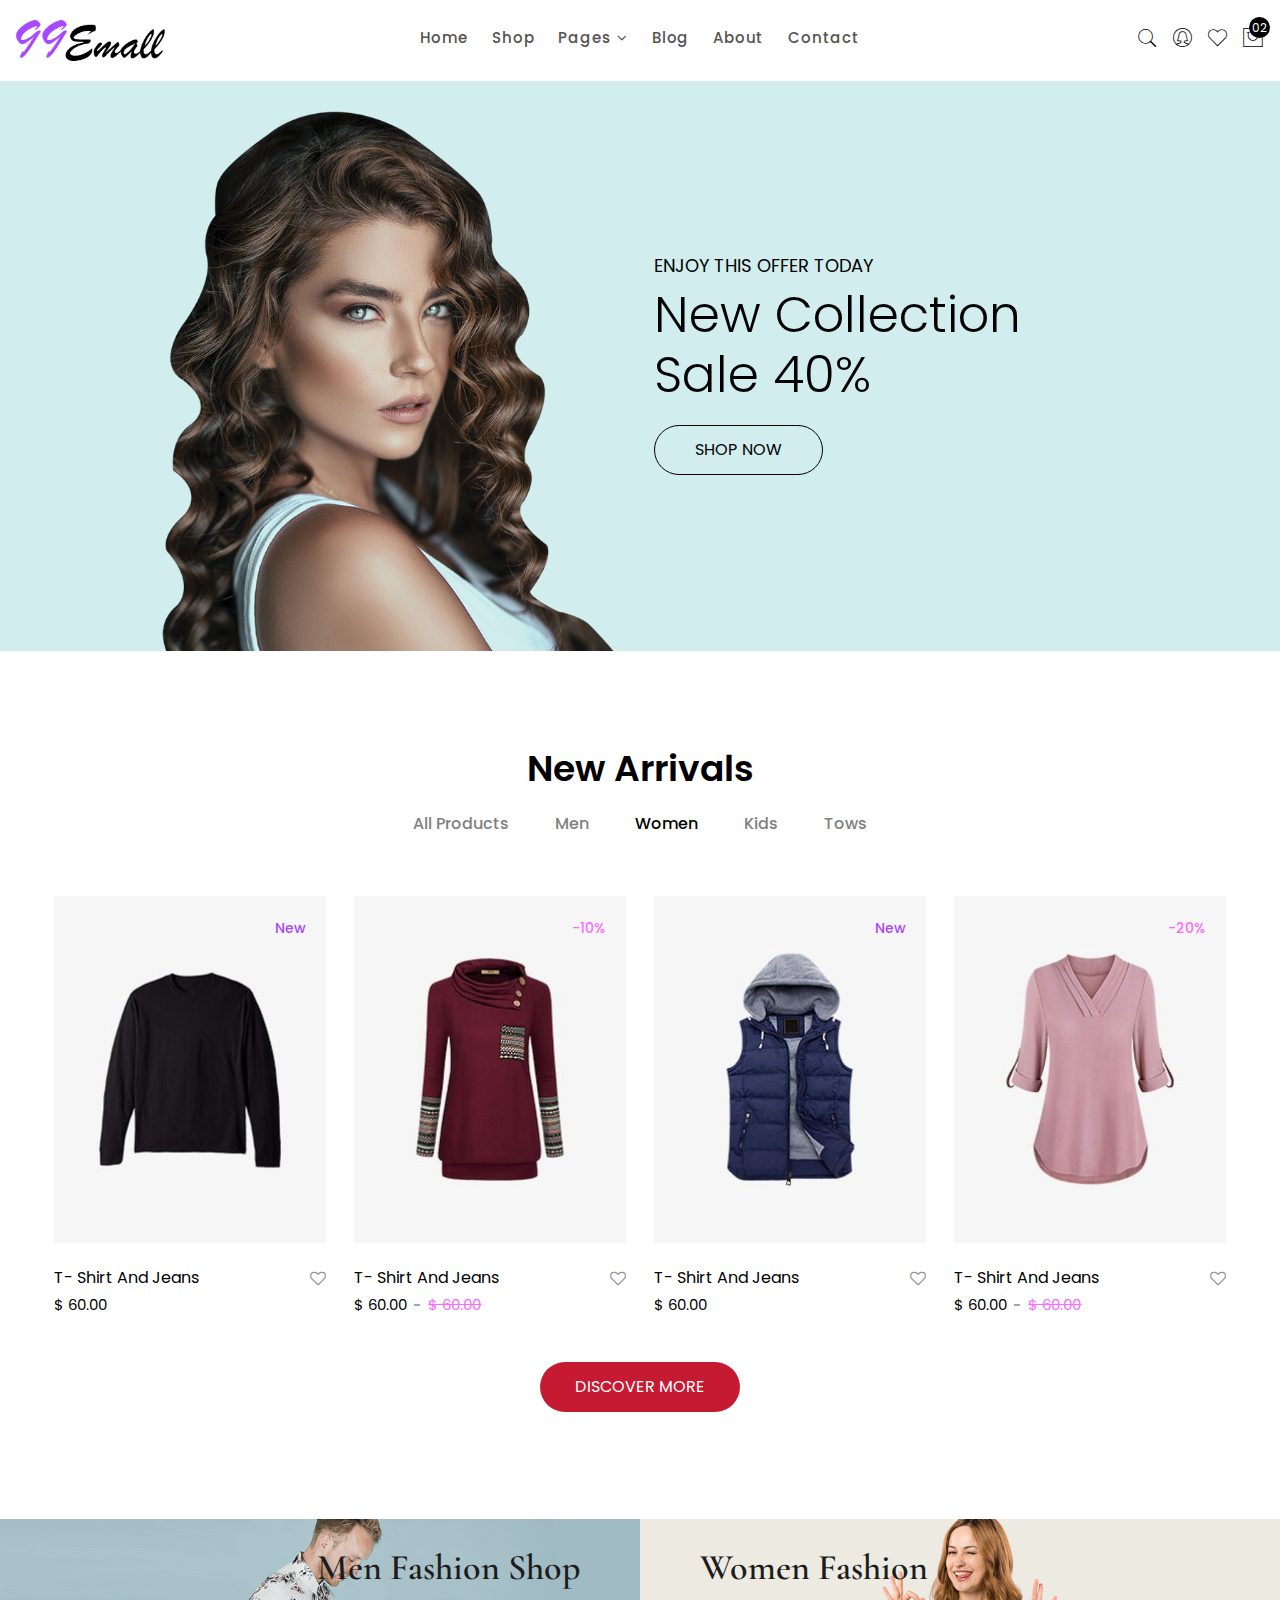
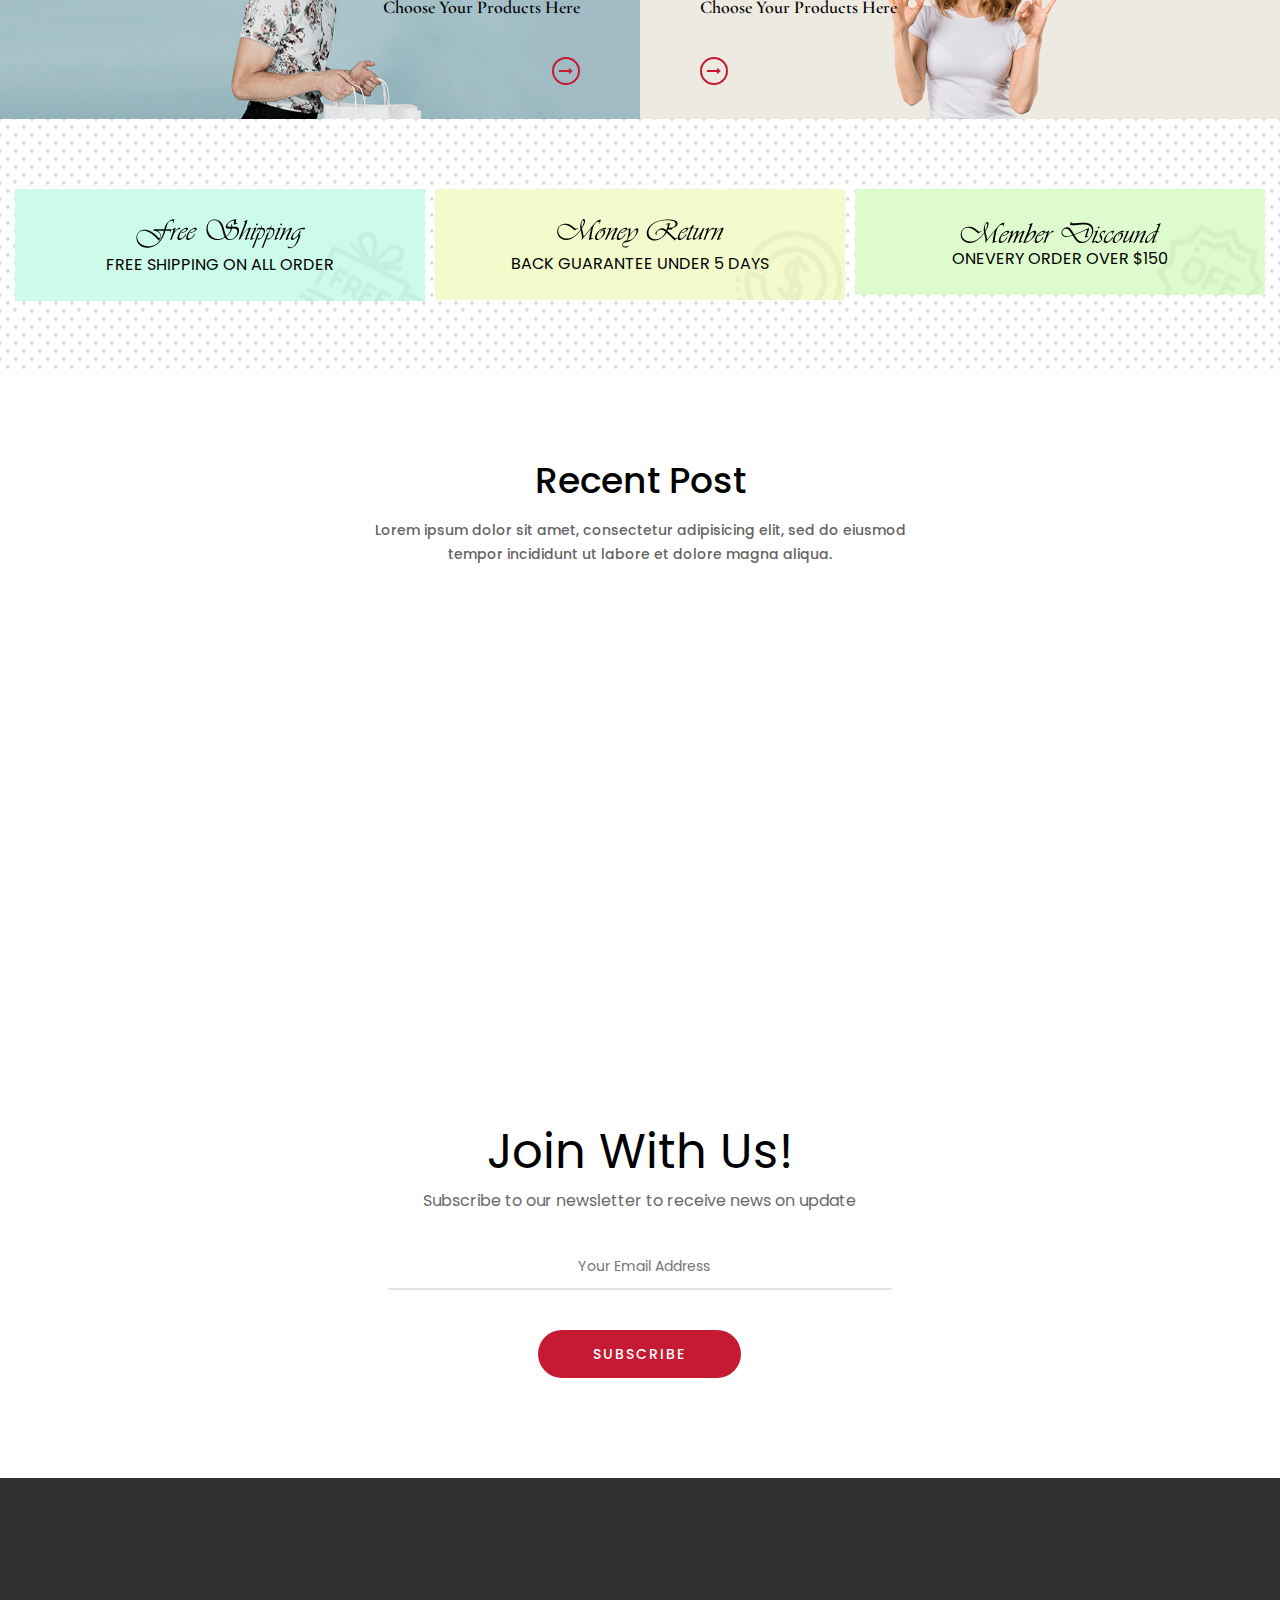
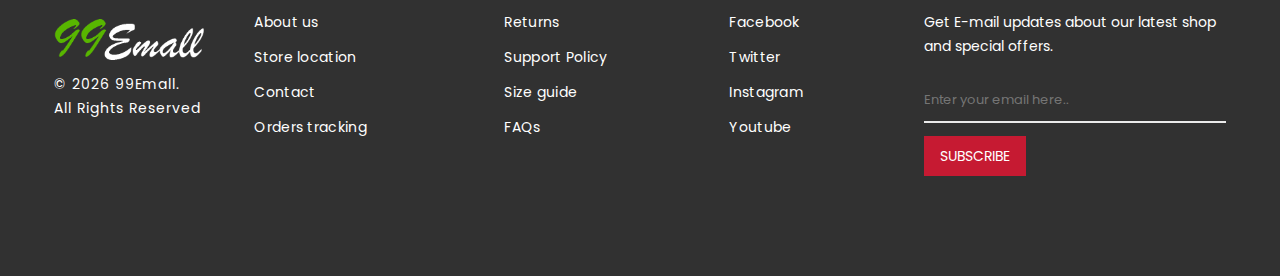
<file: index.html>
<!doctype html>
<html class="no-js" lang="zxx">

<head>
    <meta charset="utf-8">
    <meta http-equiv="x-ua-compatible" content="ie=edge">
    <title>Home</title>
    <meta name="description" content="">
    <meta name="viewport" content="width=device-width, initial-scale=1">
    <!-- Favicon -->
    <link rel="shortcut icon" type="image/x-icon" href="assets/img/favicon.png">

    <!-- CSS
	============================================ -->
    <!-- Bootstrap CSS -->
    <link rel="stylesheet" href="assets/css/bootstrap.min.css">
    <!-- Icon Font CSS -->
    <link rel="stylesheet" href="assets/css/icons.min.css">
    <!-- Plugins CSS -->
    <link rel="stylesheet" href="assets/css/plugins.css">
    <!-- Main Style CSS -->
    <link rel="stylesheet" href="assets/css/style.css">
</head>

<body>
    <header class="header-area clearfix">
        <div class="header-bottom sticky-bar header-res-padding header-padding-2">
            <div class="container-fluid">
                <div class="row">
                    <div class="col-xl-2 col-lg-2 col-md-6 col-4">
                        <div class="logo">
                            <a href="index.html">
                                <img alt="" src="assets/img/logo/logo.png">
                            </a>
                        </div>
                    </div>
                    <div class="col-xl-8 col-lg-8 d-none d-lg-block">
                        <div class="main-menu">
                            <nav>
                                <ul>
                                    <li><a href="index.html">Home</a></li>
                                    <li><a href="shop.html">Shop</a></li>
                                    <li><a href="#"> Pages <i class="fa fa-angle-down"></i></a>
                                        <ul class="submenu">
                                            <li><a href="about.html">about us</a></li>
                                            <li><a href="cart-page.html">cart page</a></li>
                                            <li><a href="checkout.html">checkout </a></li>
                                            <li><a href="wishlist.html">wishlist </a></li>
                                            <li><a href="my-account.html">my account</a></li>
                                            <li><a href="login-register.html">login / register </a></li>
                                            <li><a href="404.html">404 page </a></li>
                                        </ul>
                                    </li>
                                    <li><a href="blog.html">Blog</a></li>
                                    <li><a href="about.html"> About </a></li>
                                    <li><a href="contact.html"> Contact</a></li>
                                </ul>
                            </nav>
                        </div>
                    </div>
                    <div class="col-xl-2 col-lg-2 col-md-6 col-8">
                        <div class="header-right-wrap">
                            <div class="same-style header-search">
                                <a class="search-active" href="#"><i class="pe-7s-search"></i></a>
                                <div class="search-content">
                                    <form action="#">
                                        <input type="text" placeholder="Search" />
                                        <button class="button-search"><i class="pe-7s-search"></i></button>
                                    </form>
                                </div>
                            </div>
                            <div class="same-style account-satting">
                                <a class="account-satting-active" href="#"><i class="pe-7s-user-female"></i></a>
                                <div class="account-dropdown">
                                    <ul>
                                        <li><a href="login-register.html">Login</a></li>
                                        <li><a href="login-register.html">Register</a></li>
                                        <li><a href="wishlist.html">Wishlist </a></li>
                                        <li><a href="my-account.html">my account</a></li>
                                    </ul>
                                </div>
                            </div>
                            <div class="same-style header-wishlist">
                                <a href="wishlist.html"><i class="pe-7s-like"></i></a>
                            </div>
                            <div class="same-style cart-wrap">
                                <button class="icon-cart">
                                    <i class="pe-7s-shopbag"></i>
                                    <span class="count-style">02</span>
                                </button>
                                <div class="shopping-cart-content">
                                    <ul>
                                        <li class="single-shopping-cart">
                                            <div class="shopping-cart-img">
                                                <a href="#"><img alt="" src="assets/img/cart/cart-1.png"></a>
                                            </div>
                                            <div class="shopping-cart-title">
                                                <h4><a href="#">T- Shart & Jeans </a></h4>
                                                <h6>Qty: 02</h6>
                                                <span>$260.00</span>
                                            </div>
                                            <div class="shopping-cart-delete">
                                                <a href="#"><i class="fa fa-times-circle"></i></a>
                                            </div>
                                        </li>
                                        <li class="single-shopping-cart">
                                            <div class="shopping-cart-img">
                                                <a href="#"><img alt="" src="assets/img/cart/cart-2.png"></a>
                                            </div>
                                            <div class="shopping-cart-title">
                                                <h4><a href="#">T- Shart & Jeans </a></h4>
                                                <h6>Qty: 02</h6>
                                                <span>$260.00</span>
                                            </div>
                                            <div class="shopping-cart-delete">
                                                <a href="#"><i class="fa fa-times-circle"></i></a>
                                            </div>
                                        </li>
                                    </ul>
                                    <div class="shopping-cart-total">
                                        <h4>Shipping : <span>$20.00</span></h4>
                                        <h4>Total : <span class="shop-total">$260.00</span></h4>
                                    </div>
                                    <div class="shopping-cart-btn btn-hover text-center">
                                        <a class="default-btn" href="cart-page.html">view cart</a>
                                        <a class="default-btn" href="checkout.html">checkout</a>
                                    </div>
                                </div>
                            </div>
                        </div>
                    </div>
                </div>
                <div class="mobile-menu-area">
                    <div class="mobile-menu">
                        <nav id="mobile-menu-active">
                            <ul class="menu-overflow">
                                <li><a href="index.html">HOME</a></li>
                                <li><a href="shop.html">Shop</a></li>
                                <li><a href="shop.html">Collection</a></li>
                                <li><a href="#">Pages</a>
                                    <ul>
                                        <li><a href="about.html">about us</a></li>
                                        <li><a href="cart-page.html">cart page</a></li>
                                        <li><a href="checkout.html">checkout </a></li>
                                        <li><a href="wishlist.html">wishlist </a></li>
                                        <li><a href="my-account.html">my account</a></li>
                                        <li><a href="login-register.html">login / register </a></li>
                                        <li><a href="404.html">404 page </a></li>
                                    </ul>
                                </li>
                                <li><a href="blog.html">Blog</a></li>
                                <li><a href="about.html">About us</a></li>
                                <li><a href="contact.html">Contact</a></li>
                            </ul>
                        </nav>
                    </div>
                </div>
            </div>
        </div>
    </header>

    <div class="slider-area">
        <div class="slider-active owl-carousel nav-style-1 owl-dot-none">
            <div class="single-slider-2 slider-height-2 res-white-overly-xs d-flex align-items-center bg-img"
                style="background-image:url(assets/img/slider/slider-19.png);">
                <div class="container">
                    <div class="row">
                        <div class="col-xl-6 col-lg-6 col-md-7 ms-auto">
                            <div class="slider-content-19 slider-animated-1">
                                <h3 class="animated">Enjoy This Offer Today</h3>
                                <h1 class="animated">New Collection <br>Sale 40%</h1>
                                <div class="slider-btn slider-btn-round btn-hover">
                                    <a class="animated" href="shop.html">SHOP NOW</a>
                                </div>
                            </div>
                        </div>
                    </div>
                </div>
            </div>
            <div class="single-slider-2 slider-height-2 res-white-overly-xs d-flex align-items-center bg-img"
                style="background-image:url(assets/img/slider/slider-20.png);">
                <div class="container">
                    <div class="row">
                        <div class="col-xl-6 col-lg-6 col-md-7 ms-auto">
                            <div class="slider-content-19 slider-animated-1">
                                <h3 class="animated">Enjoy This Offer Today</h3>
                                <h1 class="animated">New Collection <br>Sale 40%</h1>
                                <div class="slider-btn slider-btn-round btn-hover">
                                    <a class="animated" href="shop.html">SHOP NOW</a>
                                </div>
                            </div>
                        </div>
                    </div>
                </div>
            </div>
        </div>
    </div>

    <div class="product-area product-mb-xs pt-100 pb-100">
        <div class="container">
            <div class="section-title-6 text-center">
                <h2>New Arrivals</h2>
            </div>
            <div class="product-tab-list nav pt-25 pb-60 product-tab-fashion text-center">
                <a href="#product-1" data-bs-toggle="tab">
                    <h4>All Products </h4>
                </a>
                <a href="#product-2" data-bs-toggle="tab">
                    <h4>Men </h4>
                </a>
                <a class="active" href="#product-3" data-bs-toggle="tab">
                    <h4>Women </h4>
                </a>
                <a href="#product-4" data-bs-toggle="tab">
                    <h4>Kids </h4>
                </a>
                <a href="#product-5" data-bs-toggle="tab">
                    <h4>Tows </h4>
                </a>
            </div>
            <div class="tab-content jump">
                <div class="tab-pane" id="product-1">
                    <div class="row">
                        <div class="col-xl-3 col-md-6 col-lg-4 col-sm-6">
                            <div class="product-wrap-2 mb-25">
                                <div class="product-img">
                                    <a href="product-details.html">
                                        <img class="default-img" src="assets/img/product/hm19-pro-2.jpg" alt="">
                                        <img class="hover-img" src="assets/img/product/hm19-pro-2.jpg" alt="">
                                    </a>
                                    <span class="purple">New</span>
                                    <div class="product-action-2">
                                        <a title="Add To Cart" href="#"><i class="fa fa-shopping-cart"></i></a>
                                        <a title="Quick View" href="#" data-bs-toggle="modal"
                                            data-bs-target="#exampleModal"><i class="fa fa-eye"></i></a>
                                        <a title="Compare" href="#"><i class="fa fa-retweet"></i></a>
                                    </div>
                                </div>
                                <div class="product-content-2">
                                    <div class="title-price-wrap-2">
                                        <h3><a href="product-details.html">T- Shirt And Jeans</a></h3>
                                        <div class="price-2">
                                            <span>$ 60.00</span>
                                        </div>
                                    </div>
                                    <div class="pro-wishlist-2">
                                        <a title="Wishlist" href="wishlist.html"><i class="fa fa-heart-o"></i></a>
                                    </div>
                                </div>
                            </div>
                        </div>
                        <div class="col-xl-3 col-md-6 col-lg-4 col-sm-6">
                            <div class="product-wrap-2 mb-25">
                                <div class="product-img">
                                    <a href="product-details.html">
                                        <img class="default-img" src="assets/img/product/hm19-pro-1.jpg" alt="">
                                        <img class="hover-img" src="assets/img/product/hm19-pro-1.jpg" alt="">
                                    </a>
                                    <span class="pink">-10%</span>
                                    <div class="product-action-2">
                                        <a title="Add To Cart" href="#"><i class="fa fa-shopping-cart"></i></a>
                                        <a title="Quick View" href="#" data-bs-toggle="modal"
                                            data-bs-target="#exampleModal"><i class="fa fa-eye"></i></a>
                                        <a title="Compare" href="#"><i class="fa fa-retweet"></i></a>
                                    </div>
                                </div>
                                <div class="product-content-2">
                                    <div class="title-price-wrap-2">
                                        <h3><a href="product-details.html">T- Shirt And Jeans</a></h3>
                                        <div class="price-2">
                                            <span>$ 60.00</span>
                                            <span class="old">$ 60.00</span>
                                        </div>
                                    </div>
                                    <div class="pro-wishlist-2">
                                        <a title="Wishlist" href="wishlist.html"><i class="fa fa-heart-o"></i></a>
                                    </div>
                                </div>
                            </div>
                        </div>
                        <div class="col-xl-3 col-md-6 col-lg-4 col-sm-6">
                            <div class="product-wrap-2 mb-25">
                                <div class="product-img">
                                    <a href="product-details.html">
                                        <img class="default-img" src="assets/img/product/hm19-pro-4.jpg" alt="">
                                        <img class="hover-img" src="assets/img/product/hm19-pro-4.jpg" alt="">
                                    </a>
                                    <span class="purple">New</span>
                                    <div class="product-action-2">
                                        <a title="Add To Cart" href="#"><i class="fa fa-shopping-cart"></i></a>
                                        <a title="Quick View" href="#" data-bs-toggle="modal"
                                            data-bs-target="#exampleModal"><i class="fa fa-eye"></i></a>
                                        <a title="Compare" href="#"><i class="fa fa-retweet"></i></a>
                                    </div>
                                </div>
                                <div class="product-content-2">
                                    <div class="title-price-wrap-2">
                                        <h3><a href="product-details.html">T- Shirt And Jeans</a></h3>
                                        <div class="price-2">
                                            <span>$ 60.00</span>
                                        </div>
                                    </div>
                                    <div class="pro-wishlist-2">
                                        <a title="Wishlist" href="wishlist.html"><i class="fa fa-heart-o"></i></a>
                                    </div>
                                </div>
                            </div>
                        </div>
                        <div class="col-xl-3 col-md-6 col-lg-4 col-sm-6">
                            <div class="product-wrap-2 mb-25">
                                <div class="product-img">
                                    <a href="product-details.html">
                                        <img class="default-img" src="assets/img/product/hm19-pro-3.jpg" alt="">
                                        <img class="hover-img" src="assets/img/product/hm19-pro-3.jpg" alt="">
                                    </a>
                                    <span class="pink">-20%</span>
                                    <div class="product-action-2">
                                        <a title="Add To Cart" href="#"><i class="fa fa-shopping-cart"></i></a>
                                        <a title="Quick View" href="#" data-bs-toggle="modal"
                                            data-bs-target="#exampleModal"><i class="fa fa-eye"></i></a>
                                        <a title="Compare" href="#"><i class="fa fa-retweet"></i></a>
                                    </div>
                                </div>
                                <div class="product-content-2">
                                    <div class="title-price-wrap-2">
                                        <h3><a href="product-details.html">T- Shirt And Jeans</a></h3>
                                        <div class="price-2">
                                            <span>$ 60.00</span>
                                            <span class="old">$ 60.00</span>
                                        </div>
                                    </div>
                                    <div class="pro-wishlist-2">
                                        <a title="Wishlist" href="wishlist.html"><i class="fa fa-heart-o"></i></a>
                                    </div>
                                </div>
                            </div>
                        </div>
                        <div class="discover-more-btn btn-hover text-center mt-20 col-12">
                            <a href="shop.html">Discover More</a>
                        </div>
                    </div>
                </div>
                <div class="tab-pane " id="product-2">
                    <div class="row">
                        <div class="col-xl-3 col-md-6 col-lg-4 col-sm-6">
                            <div class="product-wrap-2 mb-25">
                                <div class="product-img">
                                    <a href="product-details.html">
                                        <img class="default-img" src="assets/img/product/hm19-pro-4.jpg" alt="">
                                        <img class="hover-img" src="assets/img/product/hm19-pro-4.jpg" alt="">
                                    </a>
                                    <span class="purple">New</span>
                                    <div class="product-action-2">
                                        <a title="Add To Cart" href="#"><i class="fa fa-shopping-cart"></i></a>
                                        <a title="Quick View" href="#" data-bs-toggle="modal"
                                            data-bs-target="#exampleModal"><i class="fa fa-eye"></i></a>
                                        <a title="Compare" href="#"><i class="fa fa-retweet"></i></a>
                                    </div>
                                </div>
                                <div class="product-content-2">
                                    <div class="title-price-wrap-2">
                                        <h3><a href="product-details.html">T- Shirt And Jeans</a></h3>
                                        <div class="price-2">
                                            <span>$ 60.00</span>
                                        </div>
                                    </div>
                                    <div class="pro-wishlist-2">
                                        <a title="Wishlist" href="wishlist.html"><i class="fa fa-heart-o"></i></a>
                                    </div>
                                </div>
                            </div>
                        </div>
                        <div class="col-xl-3 col-md-6 col-lg-4 col-sm-6">
                            <div class="product-wrap-2 mb-25">
                                <div class="product-img">
                                    <a href="product-details.html">
                                        <img class="default-img" src="assets/img/product/hm19-pro-3.jpg" alt="">
                                        <img class="hover-img" src="assets/img/product/hm19-pro-3.jpg" alt="">
                                    </a>
                                    <span class="pink">-10%</span>
                                    <div class="product-action-2">
                                        <a title="Add To Cart" href="#"><i class="fa fa-shopping-cart"></i></a>
                                        <a title="Quick View" href="#" data-bs-toggle="modal"
                                            data-bs-target="#exampleModal"><i class="fa fa-eye"></i></a>
                                        <a title="Compare" href="#"><i class="fa fa-retweet"></i></a>
                                    </div>
                                </div>
                                <div class="product-content-2">
                                    <div class="title-price-wrap-2">
                                        <h3><a href="product-details.html">T- Shirt And Jeans</a></h3>
                                        <div class="price-2">
                                            <span>$ 60.00</span>
                                            <span class="old">$ 60.00</span>
                                        </div>
                                    </div>
                                    <div class="pro-wishlist-2">
                                        <a title="Wishlist" href="wishlist.html"><i class="fa fa-heart-o"></i></a>
                                    </div>
                                </div>
                            </div>
                        </div>
                        <div class="col-xl-3 col-md-6 col-lg-4 col-sm-6">
                            <div class="product-wrap-2 mb-25">
                                <div class="product-img">
                                    <a href="product-details.html">
                                        <img class="default-img" src="assets/img/product/hm19-pro-2.jpg" alt="">
                                        <img class="hover-img" src="assets/img/product/hm19-pro-2.jpg" alt="">
                                    </a>
                                    <span class="purple">New</span>
                                    <div class="product-action-2">
                                        <a title="Add To Cart" href="#"><i class="fa fa-shopping-cart"></i></a>
                                        <a title="Quick View" href="#" data-bs-toggle="modal"
                                            data-bs-target="#exampleModal"><i class="fa fa-eye"></i></a>
                                        <a title="Compare" href="#"><i class="fa fa-retweet"></i></a>
                                    </div>
                                </div>
                                <div class="product-content-2">
                                    <div class="title-price-wrap-2">
                                        <h3><a href="product-details.html">T- Shirt And Jeans</a></h3>
                                        <div class="price-2">
                                            <span>$ 60.00</span>
                                        </div>
                                    </div>
                                    <div class="pro-wishlist-2">
                                        <a title="Wishlist" href="wishlist.html"><i class="fa fa-heart-o"></i></a>
                                    </div>
                                </div>
                            </div>
                        </div>
                        <div class="col-xl-3 col-md-6 col-lg-4 col-sm-6">
                            <div class="product-wrap-2 mb-25">
                                <div class="product-img">
                                    <a href="product-details.html">
                                        <img class="default-img" src="assets/img/product/hm19-pro-1.jpg" alt="">
                                        <img class="hover-img" src="assets/img/product/hm19-pro-1.jpg" alt="">
                                    </a>
                                    <span class="pink">-20%</span>
                                    <div class="product-action-2">
                                        <a title="Add To Cart" href="#"><i class="fa fa-shopping-cart"></i></a>
                                        <a title="Quick View" href="#" data-bs-toggle="modal"
                                            data-bs-target="#exampleModal"><i class="fa fa-eye"></i></a>
                                        <a title="Compare" href="#"><i class="fa fa-retweet"></i></a>
                                    </div>
                                </div>
                                <div class="product-content-2">
                                    <div class="title-price-wrap-2">
                                        <h3><a href="product-details.html">T- Shirt And Jeans</a></h3>
                                        <div class="price-2">
                                            <span>$ 60.00</span>
                                            <span class="old">$ 60.00</span>
                                        </div>
                                    </div>
                                    <div class="pro-wishlist-2">
                                        <a title="Wishlist" href="wishlist.html"><i class="fa fa-heart-o"></i></a>
                                    </div>
                                </div>
                            </div>
                        </div>
                        <div class="discover-more-btn btn-hover text-center mt-20 col-12">
                            <a href="shop.html">Discover More</a>
                        </div>
                    </div>
                </div>
                <div class="tab-pane active" id="product-3">
                    <div class="row">
                        <div class="col-xl-3 col-md-6 col-lg-4 col-sm-6">
                            <div class="product-wrap-2 mb-25">
                                <div class="product-img">
                                    <a href="product-details.html">
                                        <img class="default-img" src="assets/img/product/hm19-pro-1.jpg" alt="">
                                        <img class="hover-img" src="assets/img/product/hm19-pro-1.jpg" alt="">
                                    </a>
                                    <span class="purple">New</span>
                                    <div class="product-action-2">
                                        <a title="Add To Cart" href="#"><i class="fa fa-shopping-cart"></i></a>
                                        <a title="Quick View" href="#" data-bs-toggle="modal"
                                            data-bs-target="#exampleModal"><i class="fa fa-eye"></i></a>
                                        <a title="Compare" href="#"><i class="fa fa-retweet"></i></a>
                                    </div>
                                </div>
                                <div class="product-content-2">
                                    <div class="title-price-wrap-2">
                                        <h3><a href="product-details.html">T- Shirt And Jeans</a></h3>
                                        <div class="price-2">
                                            <span>$ 60.00</span>
                                        </div>
                                    </div>
                                    <div class="pro-wishlist-2">
                                        <a title="Wishlist" href="wishlist.html"><i class="fa fa-heart-o"></i></a>
                                    </div>
                                </div>
                            </div>
                        </div>
                        <div class="col-xl-3 col-md-6 col-lg-4 col-sm-6">
                            <div class="product-wrap-2 mb-25">
                                <div class="product-img">
                                    <a href="product-details.html">
                                        <img class="default-img" src="assets/img/product/hm19-pro-2.jpg" alt="">
                                        <img class="hover-img" src="assets/img/product/hm19-pro-2.jpg" alt="">
                                    </a>
                                    <span class="pink">-10%</span>
                                    <div class="product-action-2">
                                        <a title="Add To Cart" href="#"><i class="fa fa-shopping-cart"></i></a>
                                        <a title="Quick View" href="#" data-bs-toggle="modal"
                                            data-bs-target="#exampleModal"><i class="fa fa-eye"></i></a>
                                        <a title="Compare" href="#"><i class="fa fa-retweet"></i></a>
                                    </div>
                                </div>
                                <div class="product-content-2">
                                    <div class="title-price-wrap-2">
                                        <h3><a href="product-details.html">T- Shirt And Jeans</a></h3>
                                        <div class="price-2">
                                            <span>$ 60.00</span>
                                            <span class="old">$ 60.00</span>
                                        </div>
                                    </div>
                                    <div class="pro-wishlist-2">
                                        <a title="Wishlist" href="wishlist.html"><i class="fa fa-heart-o"></i></a>
                                    </div>
                                </div>
                            </div>
                        </div>
                        <div class="col-xl-3 col-md-6 col-lg-4 col-sm-6">
                            <div class="product-wrap-2 mb-25">
                                <div class="product-img">
                                    <a href="product-details.html">
                                        <img class="default-img" src="assets/img/product/hm19-pro-3.jpg" alt="">
                                        <img class="hover-img" src="assets/img/product/hm19-pro-3.jpg" alt="">
                                    </a>
                                    <span class="purple">New</span>
                                    <div class="product-action-2">
                                        <a title="Add To Cart" href="#"><i class="fa fa-shopping-cart"></i></a>
                                        <a title="Quick View" href="#" data-bs-toggle="modal"
                                            data-bs-target="#exampleModal"><i class="fa fa-eye"></i></a>
                                        <a title="Compare" href="#"><i class="fa fa-retweet"></i></a>
                                    </div>
                                </div>
                                <div class="product-content-2">
                                    <div class="title-price-wrap-2">
                                        <h3><a href="product-details.html">T- Shirt And Jeans</a></h3>
                                        <div class="price-2">
                                            <span>$ 60.00</span>
                                        </div>
                                    </div>
                                    <div class="pro-wishlist-2">
                                        <a title="Wishlist" href="wishlist.html"><i class="fa fa-heart-o"></i></a>
                                    </div>
                                </div>
                            </div>
                        </div>
                        <div class="col-xl-3 col-md-6 col-lg-4 col-sm-6">
                            <div class="product-wrap-2 mb-25">
                                <div class="product-img">
                                    <a href="product-details.html">
                                        <img class="default-img" src="assets/img/product/hm19-pro-4.jpg" alt="">
                                        <img class="hover-img" src="assets/img/product/hm19-pro-4.jpg" alt="">
                                    </a>
                                    <span class="pink">-20%</span>
                                    <div class="product-action-2">
                                        <a title="Add To Cart" href="#"><i class="fa fa-shopping-cart"></i></a>
                                        <a title="Quick View" href="#" data-bs-toggle="modal"
                                            data-bs-target="#exampleModal"><i class="fa fa-eye"></i></a>
                                        <a title="Compare" href="#"><i class="fa fa-retweet"></i></a>
                                    </div>
                                </div>
                                <div class="product-content-2">
                                    <div class="title-price-wrap-2">
                                        <h3><a href="product-details.html">T- Shirt And Jeans</a></h3>
                                        <div class="price-2">
                                            <span>$ 60.00</span>
                                            <span class="old">$ 60.00</span>
                                        </div>
                                    </div>
                                    <div class="pro-wishlist-2">
                                        <a title="Wishlist" href="wishlist.html"><i class="fa fa-heart-o"></i></a>
                                    </div>
                                </div>
                            </div>
                        </div>
                        <div class="discover-more-btn btn-hover text-center mt-20 col-12">
                            <a href="shop.html">Discover More</a>
                        </div>
                    </div>
                </div>
                <div class="tab-pane" id="product-4">
                    <div class="row">
                        <div class="col-xl-3 col-md-6 col-lg-4 col-sm-6">
                            <div class="product-wrap-2 mb-25">
                                <div class="product-img">
                                    <a href="product-details.html">
                                        <img class="default-img" src="assets/img/product/hm19-pro-3.jpg" alt="">
                                        <img class="hover-img" src="assets/img/product/hm19-pro-3.jpg" alt="">
                                    </a>
                                    <span class="purple">New</span>
                                    <div class="product-action-2">
                                        <a title="Add To Cart" href="#"><i class="fa fa-shopping-cart"></i></a>
                                        <a title="Quick View" href="#" data-bs-toggle="modal"
                                            data-bs-target="#exampleModal"><i class="fa fa-eye"></i></a>
                                        <a title="Compare" href="#"><i class="fa fa-retweet"></i></a>
                                    </div>
                                </div>
                                <div class="product-content-2">
                                    <div class="title-price-wrap-2">
                                        <h3><a href="product-details.html">T- Shirt And Jeans</a></h3>
                                        <div class="price-2">
                                            <span>$ 60.00</span>
                                        </div>
                                    </div>
                                    <div class="pro-wishlist-2">
                                        <a title="Wishlist" href="wishlist.html"><i class="fa fa-heart-o"></i></a>
                                    </div>
                                </div>
                            </div>
                        </div>
                        <div class="col-xl-3 col-md-6 col-lg-4 col-sm-6">
                            <div class="product-wrap-2 mb-25">
                                <div class="product-img">
                                    <a href="product-details.html">
                                        <img class="default-img" src="assets/img/product/hm19-pro-2.jpg" alt="">
                                        <img class="hover-img" src="assets/img/product/hm19-pro-2.jpg" alt="">
                                    </a>
                                    <span class="pink">-10%</span>
                                    <div class="product-action-2">
                                        <a title="Add To Cart" href="#"><i class="fa fa-shopping-cart"></i></a>
                                        <a title="Quick View" href="#" data-bs-toggle="modal"
                                            data-bs-target="#exampleModal"><i class="fa fa-eye"></i></a>
                                        <a title="Compare" href="#"><i class="fa fa-retweet"></i></a>
                                    </div>
                                </div>
                                <div class="product-content-2">
                                    <div class="title-price-wrap-2">
                                        <h3><a href="product-details.html">T- Shirt And Jeans</a></h3>
                                        <div class="price-2">
                                            <span>$ 60.00</span>
                                            <span class="old">$ 60.00</span>
                                        </div>
                                    </div>
                                    <div class="pro-wishlist-2">
                                        <a title="Wishlist" href="wishlist.html"><i class="fa fa-heart-o"></i></a>
                                    </div>
                                </div>
                            </div>
                        </div>
                        <div class="col-xl-3 col-md-6 col-lg-4 col-sm-6">
                            <div class="product-wrap-2 mb-25">
                                <div class="product-img">
                                    <a href="product-details.html">
                                        <img class="default-img" src="assets/img/product/hm19-pro-4.jpg" alt="">
                                        <img class="hover-img" src="assets/img/product/hm19-pro-4.jpg" alt="">
                                    </a>
                                    <span class="purple">New</span>
                                    <div class="product-action-2">
                                        <a title="Add To Cart" href="#"><i class="fa fa-shopping-cart"></i></a>
                                        <a title="Quick View" href="#" data-bs-toggle="modal"
                                            data-bs-target="#exampleModal"><i class="fa fa-eye"></i></a>
                                        <a title="Compare" href="#"><i class="fa fa-retweet"></i></a>
                                    </div>
                                </div>
                                <div class="product-content-2">
                                    <div class="title-price-wrap-2">
                                        <h3><a href="product-details.html">T- Shirt And Jeans</a></h3>
                                        <div class="price-2">
                                            <span>$ 60.00</span>
                                        </div>
                                    </div>
                                    <div class="pro-wishlist-2">
                                        <a title="Wishlist" href="wishlist.html"><i class="fa fa-heart-o"></i></a>
                                    </div>
                                </div>
                            </div>
                        </div>
                        <div class="col-xl-3 col-md-6 col-lg-4 col-sm-6">
                            <div class="product-wrap-2 mb-25">
                                <div class="product-img">
                                    <a href="product-details.html">
                                        <img class="default-img" src="assets/img/product/hm19-pro-1.jpg" alt="">
                                        <img class="hover-img" src="assets/img/product/hm19-pro-1.jpg" alt="">
                                    </a>
                                    <span class="pink">-20%</span>
                                    <div class="product-action-2">
                                        <a title="Add To Cart" href="#"><i class="fa fa-shopping-cart"></i></a>
                                        <a title="Quick View" href="#" data-bs-toggle="modal"
                                            data-bs-target="#exampleModal"><i class="fa fa-eye"></i></a>
                                        <a title="Compare" href="#"><i class="fa fa-retweet"></i></a>
                                    </div>
                                </div>
                                <div class="product-content-2">
                                    <div class="title-price-wrap-2">
                                        <h3><a href="product-details.html">T- Shirt And Jeans</a></h3>
                                        <div class="price-2">
                                            <span>$ 60.00</span>
                                            <span class="old">$ 60.00</span>
                                        </div>
                                    </div>
                                    <div class="pro-wishlist-2">
                                        <a title="Wishlist" href="wishlist.html"><i class="fa fa-heart-o"></i></a>
                                    </div>
                                </div>
                            </div>
                        </div>
                        <div class="discover-more-btn btn-hover text-center mt-20 col-12">
                            <a href="shop.html">Discover More</a>
                        </div>
                    </div>
                </div>
                <div class="tab-pane" id="product-5">
                    <div class="row">
                        <div class="col-xl-3 col-md-6 col-lg-4 col-sm-6">
                            <div class="product-wrap-2 mb-25">
                                <div class="product-img">
                                    <a href="product-details.html">
                                        <img class="default-img" src="assets/img/product/hm19-pro-4.jpg" alt="">
                                        <img class="hover-img" src="assets/img/product/hm19-pro-4.jpg" alt="">
                                    </a>
                                    <span class="purple">New</span>
                                    <div class="product-action-2">
                                        <a title="Add To Cart" href="#"><i class="fa fa-shopping-cart"></i></a>
                                        <a title="Quick View" href="#" data-bs-toggle="modal"
                                            data-bs-target="#exampleModal"><i class="fa fa-eye"></i></a>
                                        <a title="Compare" href="#"><i class="fa fa-retweet"></i></a>
                                    </div>
                                </div>
                                <div class="product-content-2">
                                    <div class="title-price-wrap-2">
                                        <h3><a href="product-details.html">T- Shirt And Jeans</a></h3>
                                        <div class="price-2">
                                            <span>$ 60.00</span>
                                        </div>
                                    </div>
                                    <div class="pro-wishlist-2">
                                        <a title="Wishlist" href="wishlist.html"><i class="fa fa-heart-o"></i></a>
                                    </div>
                                </div>
                            </div>
                        </div>
                        <div class="col-xl-3 col-md-6 col-lg-4 col-sm-6">
                            <div class="product-wrap-2 mb-25">
                                <div class="product-img">
                                    <a href="product-details.html">
                                        <img class="default-img" src="assets/img/product/hm19-pro-1.jpg" alt="">
                                        <img class="hover-img" src="assets/img/product/hm19-pro-1.jpg" alt="">
                                    </a>
                                    <span class="pink">-10%</span>
                                    <div class="product-action-2">
                                        <a title="Add To Cart" href="#"><i class="fa fa-shopping-cart"></i></a>
                                        <a title="Quick View" href="#" data-bs-toggle="modal"
                                            data-bs-target="#exampleModal"><i class="fa fa-eye"></i></a>
                                        <a title="Compare" href="#"><i class="fa fa-retweet"></i></a>
                                    </div>
                                </div>
                                <div class="product-content-2">
                                    <div class="title-price-wrap-2">
                                        <h3><a href="product-details.html">T- Shirt And Jeans</a></h3>
                                        <div class="price-2">
                                            <span>$ 60.00</span>
                                            <span class="old">$ 60.00</span>
                                        </div>
                                    </div>
                                    <div class="pro-wishlist-2">
                                        <a title="Wishlist" href="wishlist.html"><i class="fa fa-heart-o"></i></a>
                                    </div>
                                </div>
                            </div>
                        </div>
                        <div class="col-xl-3 col-md-6 col-lg-4 col-sm-6">
                            <div class="product-wrap-2 mb-25">
                                <div class="product-img">
                                    <a href="product-details.html">
                                        <img class="default-img" src="assets/img/product/hm19-pro-2.jpg" alt="">
                                        <img class="hover-img" src="assets/img/product/hm19-pro-2.jpg" alt="">
                                    </a>
                                    <span class="purple">New</span>
                                    <div class="product-action-2">
                                        <a title="Add To Cart" href="#"><i class="fa fa-shopping-cart"></i></a>
                                        <a title="Quick View" href="#" data-bs-toggle="modal"
                                            data-bs-target="#exampleModal"><i class="fa fa-eye"></i></a>
                                        <a title="Compare" href="#"><i class="fa fa-retweet"></i></a>
                                    </div>
                                </div>
                                <div class="product-content-2">
                                    <div class="title-price-wrap-2">
                                        <h3><a href="product-details.html">T- Shirt And Jeans</a></h3>
                                        <div class="price-2">
                                            <span>$ 60.00</span>
                                        </div>
                                    </div>
                                    <div class="pro-wishlist-2">
                                        <a title="Wishlist" href="wishlist.html"><i class="fa fa-heart-o"></i></a>
                                    </div>
                                </div>
                            </div>
                        </div>
                        <div class="col-xl-3 col-md-6 col-lg-4 col-sm-6">
                            <div class="product-wrap-2 mb-25">
                                <div class="product-img">
                                    <a href="product-details.html">
                                        <img class="default-img" src="assets/img/product/hm19-pro-3.jpg" alt="">
                                        <img class="hover-img" src="assets/img/product/hm19-pro-3.jpg" alt="">
                                    </a>
                                    <span class="pink">-20%</span>
                                    <div class="product-action-2">
                                        <a title="Add To Cart" href="#"><i class="fa fa-shopping-cart"></i></a>
                                        <a title="Quick View" href="#" data-bs-toggle="modal"
                                            data-bs-target="#exampleModal"><i class="fa fa-eye"></i></a>
                                        <a title="Compare" href="#"><i class="fa fa-retweet"></i></a>
                                    </div>
                                </div>
                                <div class="product-content-2">
                                    <div class="title-price-wrap-2">
                                        <h3><a href="product-details.html">T- Shirt And Jeans</a></h3>
                                        <div class="price-2">
                                            <span>$ 60.00</span>
                                            <span class="old">$ 60.00</span>
                                        </div>
                                    </div>
                                    <div class="pro-wishlist-2">
                                        <a title="Wishlist" href="wishlist.html"><i class="fa fa-heart-o"></i></a>
                                    </div>
                                </div>
                            </div>
                        </div>
                        <div class="discover-more-btn btn-hover text-center mt-20 col-12">
                            <a href="shop.html">Discover More</a>
                        </div>
                    </div>
                </div>
            </div>
        </div>
    </div>

    <div class="banner-area">
        <div class="container-fluid p-0">
            <div class="row g-0">
                <div class="col-lg-6 col-md-6">
                    <div class="single-banner">
                        <a href="product-details.html"><img src="assets/img/banner/banner-40.png" alt=""></a>
                        <div class="banner-content banner-content1-modify-position1 banner-content1-modify">
                            <h3>Men Fashion Shop</h3>
                            <h4>Choose Your Products Here</h4>
                            <a href="product-details.html"><i class="fa fa-long-arrow-right"></i></a>
                        </div>
                    </div>
                </div>
                <div class="col-lg-6 col-md-6">
                    <div class="single-banner">
                        <a href="product-details.html"><img src="assets/img/banner/banner-41.png" alt=""></a>
                        <div class="banner-content banner-content1-modify-position2 banner-content1-modify">
                            <h3>Women Fashion</h3>
                            <h4>Choose Your Products Here</h4>
                            <a href="product-details.html"><i class="fa fa-long-arrow-right"></i></a>
                        </div>
                    </div>
                </div>
            </div>
        </div>
    </div>

    <div class="suppoer-area pt-70 pb-60 hm9-section-padding bg-img"
        style="background-image:url(assets/img/bg/pattern-1.png);">
        <div class="container-fluid padding-10-row-col">
            <div class="row">
                <div class="col-lg-4 col-md-6 col-sm-6">
                    <div class="support-wrap-3 support-bg-color-1 text-center mb-10">
                        <div class="support-icon-2">
                            <img class="animated" src="assets/img/icon-img/support-5.png" alt="">
                        </div>
                        <div class="support-content-3">
                            <img src="assets/img/icon-img/support-8.png" alt="">
                            <p>Free shipping on all order</p>
                        </div>
                    </div>
                </div>
                <div class="col-lg-4 col-md-6 col-sm-6">
                    <div class="support-wrap-3 support-bg-color-2 text-center mb-10">
                        <div class="support-icon-2">
                            <img class="animated" src="assets/img/icon-img/support-6.png" alt="">
                        </div>
                        <div class="support-content-3">
                            <img src="assets/img/icon-img/support-9.png" alt="">
                            <p>Back guarantee under 5 days</p>
                        </div>
                    </div>
                </div>
                <div class="col-lg-4 col-md-6 col-sm-6">
                    <div class="support-wrap-3 support-bg-color-3 text-center mb-10">
                        <div class="support-icon-2">
                            <img class="animated" src="assets/img/icon-img/support-7.png" alt="">
                        </div>
                        <div class="support-content-3">
                            <img src="assets/img/icon-img/support-10.png" alt="">
                            <p>Onevery order over $150</p>
                        </div>
                    </div>
                </div>
            </div>
        </div>
    </div>

    <div class="blog-area pt-95 pb-55">
        <div class="container">
            <div class="section-title-7 text-center mb-60">
                <h2>Recent Post</h2>
                <p>Lorem ipsum dolor sit amet, consectetur adipisicing elit, sed do eiusmod tempor incididunt ut labore
                    et dolore magna aliqua.</p>
            </div>
            <div class="row">
                <div class="col-lg-4 col-md-6 col-sm-6">
                    <div class="blog-wrap mb-30 scroll-zoom">
                        <div class="blog-img">
                            <a href="blog-details.html"><img src="assets/img/blog/blog-13.jpg" alt=""></a>
                            <span class="purple">Medical</span>
                        </div>
                        <div class="blog-content-wrap">
                            <div class="blog-content text-center">
                                <h3><a href="blog-details.html">Lorem ipsum dolor sit <br> amet consec.</a></h3>
                                <span>By Shop <a href="#">Admin</a></span>
                            </div>
                        </div>
                    </div>
                </div>
                <div class="col-lg-4 col-md-6 col-sm-6">
                    <div class="blog-wrap mb-30 scroll-zoom">
                        <div class="blog-img">
                            <a href="blog-details.html"><img src="assets/img/blog/blog-14.jpg" alt=""></a>
                            <span class="pink">Medical</span>
                        </div>
                        <div class="blog-content-wrap">
                            <div class="blog-content text-center">
                                <h3><a href="blog-details.html">Lorem ipsum dolor sit <br> amet consec.</a></h3>
                                <span>By Shop <a href="#">Admin</a></span>
                            </div>
                        </div>
                    </div>
                </div>
                <div class="col-lg-4 col-md-6 col-sm-6">
                    <div class="blog-wrap mb-30 scroll-zoom">
                        <div class="blog-img">
                            <a href="blog-details.html"><img src="assets/img/blog/blog-15.jpg" alt=""></a>
                            <span class="purple">Medical</span>
                        </div>
                        <div class="blog-content-wrap">
                            <div class="blog-content text-center">
                                <h3><a href="blog-details.html">Lorem ipsum dolor sit <br> amet consec.</a></h3>
                                <span>By Shop <a href="#">Admin</a></span>
                            </div>
                        </div>
                    </div>
                </div>
            </div>
        </div>
    </div>

    <div class="subscribe-area-3 pt-100 pb-100">
        <div class="container-fluid">
            <div class="row">
                <div class="col-xl-5 col-lg-7 col-md-10 ms-auto me-auto">
                    <div class="subscribe-style-3 text-center">
                        <h2>Join With Us! </h2>
                        <p>Subscribe to our newsletter to receive news on update</p>
                        <div class="subscribe-form-3 mt-35">
                            <form class="validate">
                                <div class="mc-form">
                                    <input class="email" type="email" required="" placeholder="Your Email Address"
                                        name="EMAIL" value="">
                                    <div class="mc-news" aria-hidden="true">
                                        <input type="text" value="">
                                    </div>
                                    <div class="clear-3 red-3-subscribe subscribe-radious">
                                        <input class="button" type="submit" name="subscribe" value="Subscribe">
                                    </div>
                                </div>
                            </form>
                        </div>
                    </div>
                </div>
            </div>
        </div>
    </div>

    <footer class="footer-area bg-gray pt-100 pb-70">
        <div class="container">
            <div class="row">
                <div class="col-lg-2 col-md-4 col-sm-4">
                    <div class="copyright mb-30">
                        <div class="footer-logo">
                            <a href="index.html">
                                <img alt="" src="assets/img/logo/logo.png">
                            </a>
                        </div>
                        <p>© <span class="year"></span> <a href="#">99Emall</a>.<br> All Rights Reserved</p>
                    </div>
                </div>
                <div class="col-lg-2 col-md-4 col-sm-4">
                    <div class="footer-widget mb-30 ml-30">
                        <div class="footer-title">
                            <h3>ABOUT US</h3>
                        </div>
                        <div class="footer-list">
                            <ul>
                                <li><a href="about.html">About us</a></li>
                                <li><a href="#">Store location</a></li>
                                <li><a href="contact.html">Contact</a></li>
                                <li><a href="#">Orders tracking</a></li>
                            </ul>
                        </div>
                    </div>
                </div>
                <div class="col-lg-2 col-md-4 col-sm-4">
                    <div class="footer-widget mb-30 ml-50">
                        <div class="footer-title">
                            <h3>USEFUL LINKS</h3>
                        </div>
                        <div class="footer-list">
                            <ul>
                                <li><a href="#">Returns</a></li>
                                <li><a href="#">Support Policy</a></li>
                                <li><a href="#">Size guide</a></li>
                                <li><a href="#">FAQs</a></li>
                            </ul>
                        </div>
                    </div>
                </div>
                <div class="col-lg-2 col-md-6 col-sm-6">
                    <div class="footer-widget mb-30 ml-75">
                        <div class="footer-title">
                            <h3>FOLLOW US</h3>
                        </div>
                        <div class="footer-list">
                            <ul>
                                <li><a href="#">Facebook</a></li>
                                <li><a href="#">Twitter</a></li>
                                <li><a href="#">Instagram</a></li>
                                <li><a href="#">Youtube</a></li>
                            </ul>
                        </div>
                    </div>
                </div>
                <div class="col-lg-4 col-md-6 col-sm-6">
                    <div class="footer-widget mb-30 ml-70">
                        <div class="footer-title">
                            <h3>SUBSCRIBE</h3>
                        </div>
                        <div class="subscribe-style">
                            <p>Get E-mail updates about our latest shop and special offers.</p>
                            <div id="mc_embed_signup" class="subscribe-form">
                                <form id="mc-embedded-subscribe-form" class="validate">
                                    <div id="mc_embed_signup_scroll" class="mc-form">
                                        <input class="email" type="email" required="" placeholder="Enter your email here.." name="EMAIL" value="">
                                        <div class="mc-news" aria-hidden="true">
                                            <input type="text" value="">
                                        </div>
                                        <div class="clear">
                                            <input id="mc-embedded-subscribe" class="button" type="submit" name="subscribe" value="Subscribe">
                                        </div>
                                    </div>
                                </form>
                            </div>
                        </div>
                    </div>
                </div>
            </div>
        </div>
    </footer>

    <!-- Modal -->
    <div class="modal fade" id="exampleModal" tabindex="-1" role="dialog">
        <div class="modal-dialog" role="document">
            <div class="modal-content">
                <div class="modal-header">
                    <button type="button" class="btn-close" data-bs-dismiss="modal" aria-label="Close"></button>
                </div>
                <div class="modal-body">
                    <div class="row">
                        <div class="col-md-5 col-sm-12 col-xs-12">
                            <div class="tab-content quickview-big-img">
                                <div id="pro-1" class="tab-pane fade show active">
                                    <img src="assets/img/product/quickview-l1.jpg" alt="">
                                </div>
                                <div id="pro-2" class="tab-pane fade">
                                    <img src="assets/img/product/quickview-l2.jpg" alt="">
                                </div>
                                <div id="pro-3" class="tab-pane fade">
                                    <img src="assets/img/product/quickview-l3.jpg" alt="">
                                </div>
                                <div id="pro-4" class="tab-pane fade">
                                    <img src="assets/img/product/quickview-l2.jpg" alt="">
                                </div>
                            </div>
                            <!-- Thumbnail Large Image End -->
                            <!-- Thumbnail Image End -->
                            <div class="quickview-wrap mt-15">
                                <div class="quickview-slide-active owl-carousel nav nav-style-1" role="tablist">
                                    <a class="active" data-bs-toggle="tab" href="#pro-1"><img
                                            src="assets/img/product/quickview-s1.jpg" alt=""></a>
                                    <a data-bs-toggle="tab" href="#pro-2"><img src="assets/img/product/quickview-s2.jpg"
                                            alt=""></a>
                                    <a data-bs-toggle="tab" href="#pro-3"><img src="assets/img/product/quickview-s3.jpg"
                                            alt=""></a>
                                    <a data-bs-toggle="tab" href="#pro-4"><img src="assets/img/product/quickview-s2.jpg"
                                            alt=""></a>
                                </div>
                            </div>
                        </div>
                        <div class="col-md-7 col-sm-12 col-xs-12">
                            <div class="product-details-content quickview-content">
                                <h2>Products Name Here</h2>
                                <div class="product-details-price">
                                    <span>$18.00 </span>
                                    <span class="old">$20.00 </span>
                                </div>
                                <div class="pro-details-rating-wrap">
                                    <div class="pro-details-rating">
                                        <i class="fa fa-star-o yellow"></i>
                                        <i class="fa fa-star-o yellow"></i>
                                        <i class="fa fa-star-o yellow"></i>
                                        <i class="fa fa-star-o"></i>
                                        <i class="fa fa-star-o"></i>
                                    </div>
                                    <span>3 Reviews</span>
                                </div>
                                <p>Lorem ipsum dolor sit amet, consectetur adipisic elit eiusm tempor incidid ut labore
                                    et dolore magna aliqua. Ut enim ad minim venialo quis nostrud exercitation ullamco
                                </p>
                                <div class="pro-details-list">
                                    <ul>
                                        <li>- 0.5 mm Dail</li>
                                        <li>- Inspired vector icons</li>
                                        <li>- Very modern style </li>
                                    </ul>
                                </div>
                                <div class="pro-details-size-color">
                                    <div class="pro-details-color-wrap">
                                        <span>Color</span>
                                        <div class="pro-details-color-content">
                                            <ul>
                                                <li class="blue"></li>
                                                <li class="maroon active"></li>
                                                <li class="gray"></li>
                                                <li class="green"></li>
                                                <li class="yellow"></li>
                                                <li class="white"></li>
                                            </ul>
                                        </div>
                                    </div>
                                    <div class="pro-details-size">
                                        <span>Size</span>
                                        <div class="pro-details-size-content">
                                            <ul>
                                                <li><a href="#">s</a></li>
                                                <li><a href="#">m</a></li>
                                                <li><a href="#">l</a></li>
                                                <li><a href="#">xl</a></li>
                                                <li><a href="#">xxl</a></li>
                                            </ul>
                                        </div>
                                    </div>
                                </div>
                                <div class="pro-details-quality">
                                    <div class="cart-plus-minus">
                                        <input class="cart-plus-minus-box" type="text" name="qtybutton" value="2">
                                    </div>
                                    <div class="pro-details-cart btn-hover">
                                        <a href="#">Add To Cart</a>
                                    </div>
                                    <div class="pro-details-wishlist">
                                        <a href="#"><i class="fa fa-heart-o"></i></a>
                                    </div>
                                    <div class="pro-details-compare">
                                        <a href="#"><i class="pe-7s-shuffle"></i></a>
                                    </div>
                                </div>
                                <div class="pro-details-meta">
                                    <span>Categories :</span>
                                    <ul>
                                        <li><a href="#">Minimal,</a></li>
                                        <li><a href="#">Furniture,</a></li>
                                        <li><a href="#">Electronic</a></li>
                                    </ul>
                                </div>
                                <div class="pro-details-meta">
                                    <span>Tag :</span>
                                    <ul>
                                        <li><a href="#">Fashion, </a></li>
                                        <li><a href="#">Furniture,</a></li>
                                        <li><a href="#">Electronic</a></li>
                                    </ul>
                                </div>
                                <div class="pro-details-social">
                                    <ul>
                                        <li><a href="#"><i class="fa fa-facebook"></i></a></li>
                                        <li><a href="#"><i class="fa fa-dribbble"></i></a></li>
                                        <li><a href="#"><i class="fa fa-pinterest-p"></i></a></li>
                                        <li><a href="#"><i class="fa fa-twitter"></i></a></li>
                                        <li><a href="#"><i class="fa fa-linkedin"></i></a></li>
                                    </ul>
                                </div>
                            </div>
                        </div>
                    </div>
                </div>
            </div>
        </div>
    </div>
    <!-- Modal end -->

    <!-- All JS is here
============================================ -->
    <script src="assets/js/vendor/modernizr-3.11.7.min.js"></script>
    <script src="assets/js/vendor/jquery-v3.6.0.min.js"></script>
    <script src="assets/js/vendor/jquery-migrate-v3.3.2.min.js"></script>
    <script src="assets/js/vendor/popper.min.js"></script>
    <script src="assets/js/vendor/bootstrap.min.js"></script>
    <script src="assets/js/plugins.js"></script>
    <!-- Ajax Mail -->
    <script src="assets/js/ajax-mail.js"></script>
    <!-- Main JS -->
    <script src="assets/js/main.js"></script>

</body>

</html>
</file>
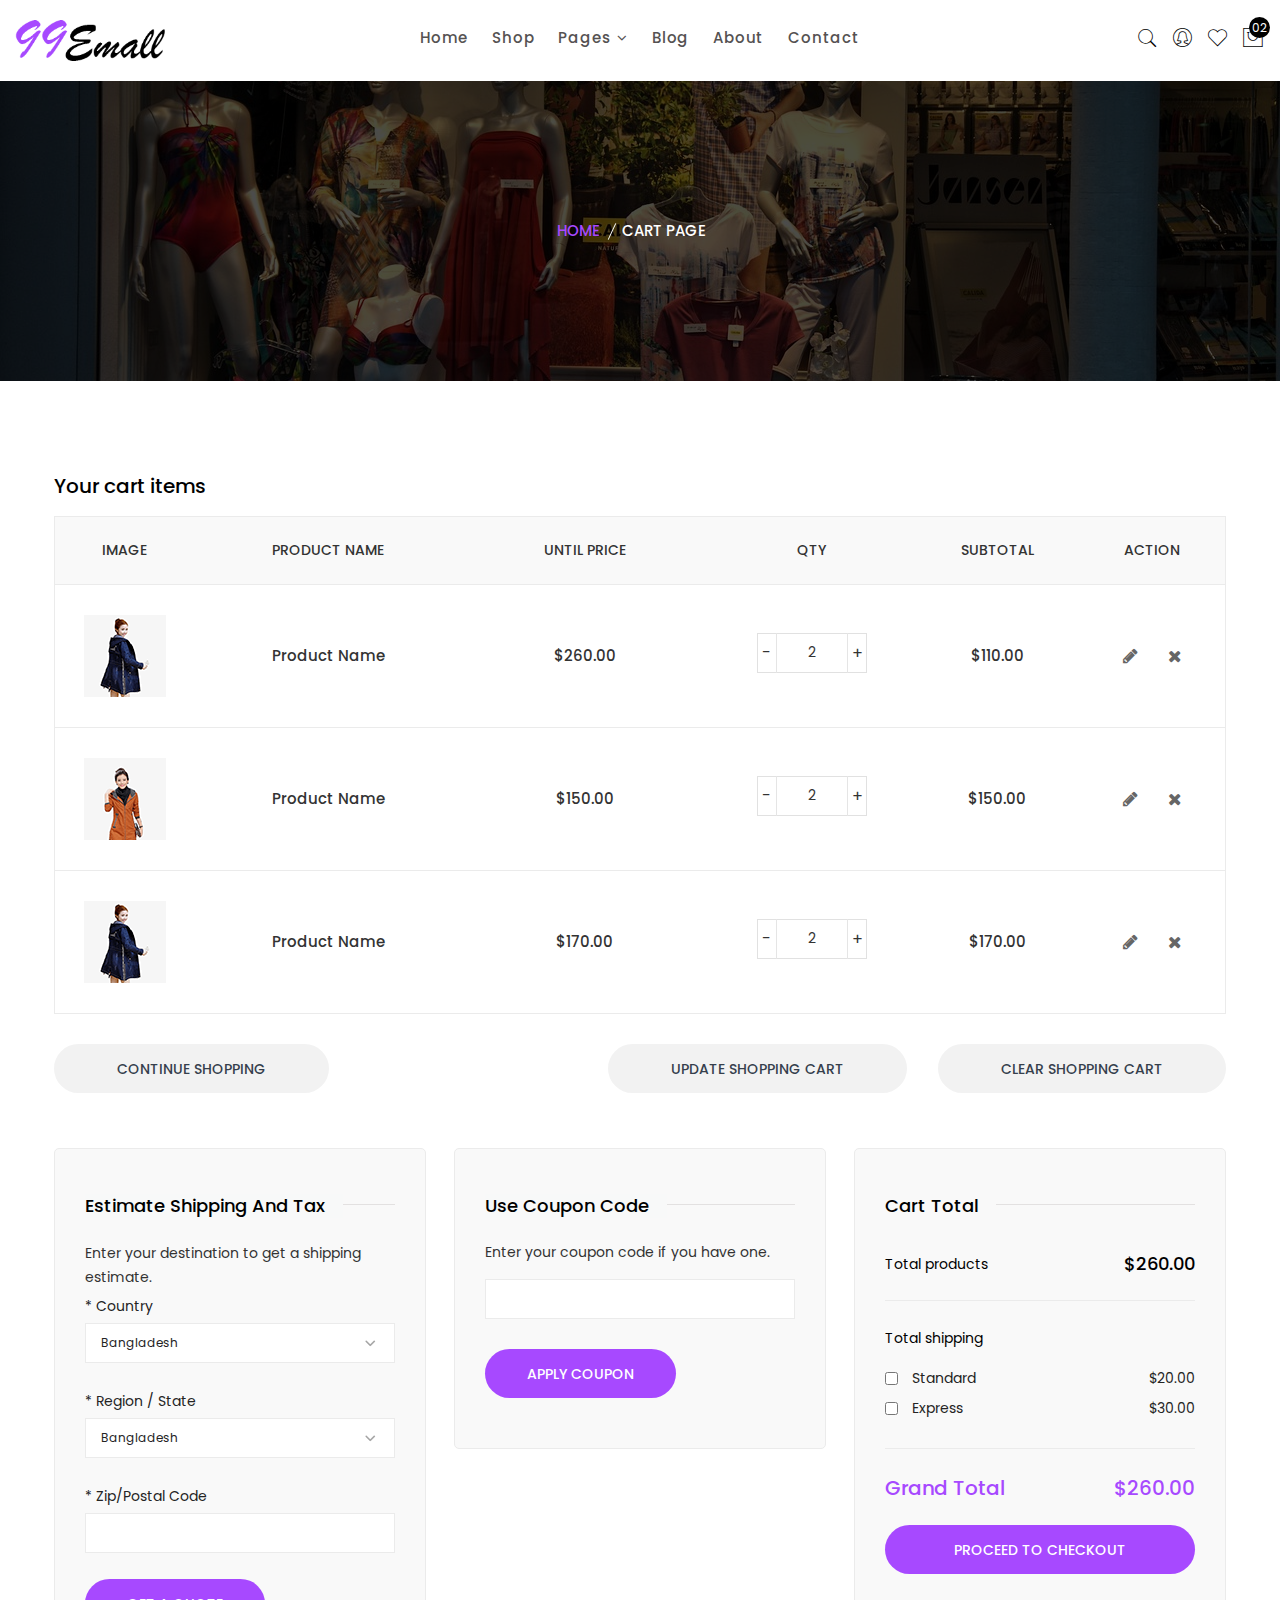
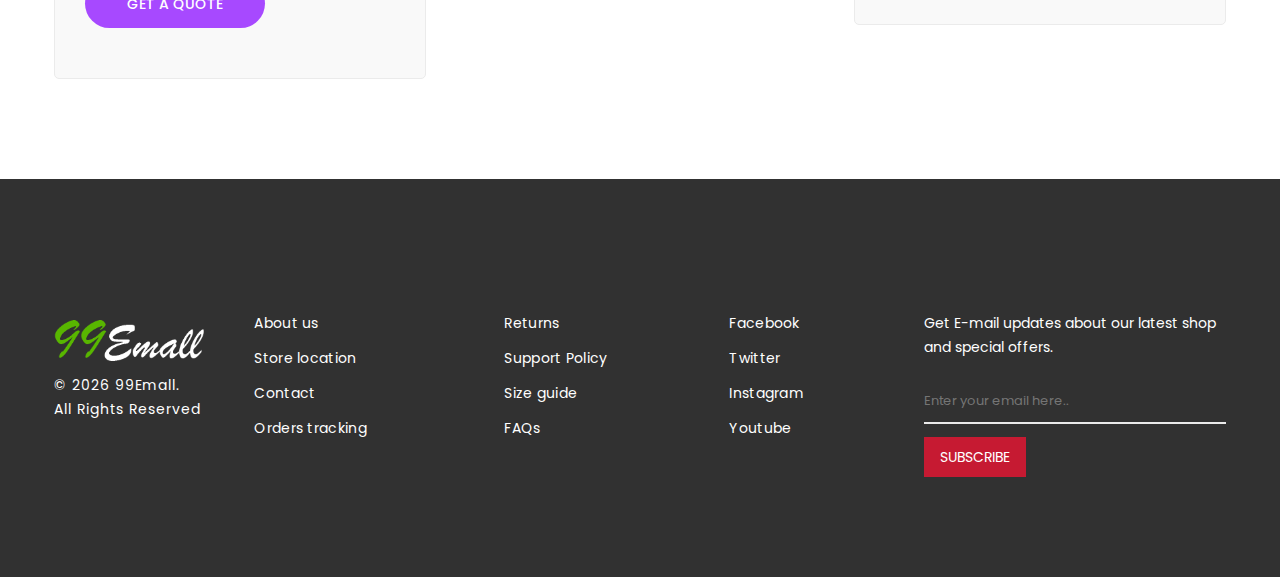
<file: cart-page.html>
<!doctype html>
<html class="no-js" lang="zxx">

<head>
    <meta charset="utf-8">
    <meta http-equiv="x-ua-compatible" content="ie=edge">
    <title>Flone - Minimal eCommerce HTML Template</title>
    <meta name="description" content="">
    <meta name="viewport" content="width=device-width, initial-scale=1">
    <!-- Favicon -->
    <link rel="shortcut icon" type="image/x-icon" href="assets/img/favicon.png">
    
    <!-- CSS
	============================================ -->
   
    <!-- Bootstrap CSS -->
    <link rel="stylesheet" href="assets/css/bootstrap.min.css">
    <!-- Icon Font CSS -->
    <link rel="stylesheet" href="assets/css/icons.min.css">
    <!-- Plugins CSS -->
    <link rel="stylesheet" href="assets/css/plugins.css">
    <!-- Main Style CSS -->
    <link rel="stylesheet" href="assets/css/style.css">
</head>

<body>
<header class="header-area clearfix">
    <div class="header-bottom sticky-bar header-res-padding header-padding-2">
        <div class="container-fluid">
            <div class="row">
                <div class="col-xl-2 col-lg-2 col-md-6 col-4">
                    <div class="logo">
                        <a href="index.html">
                            <img alt="" src="assets/img/logo/logo.png">
                        </a>
                    </div>
                </div>
                <div class="col-xl-8 col-lg-8 d-none d-lg-block">
                    <div class="main-menu">
                        <nav>
                            <ul>
                                <li><a href="index.html">Home</a></li>
                                <li><a href="shop.html">Shop</a></li>
                                <li><a href="#"> Pages <i class="fa fa-angle-down"></i></a>
                                    <ul class="submenu">
                                        <li><a href="about.html">about us</a></li>
                                        <li><a href="cart-page.html">cart page</a></li>
                                        <li><a href="checkout.html">checkout </a></li>
                                        <li><a href="wishlist.html">wishlist </a></li>
                                        <li><a href="my-account.html">my account</a></li>
                                        <li><a href="login-register.html">login / register </a></li>
                                        <li><a href="404.html">404 page </a></li>
                                    </ul>
                                </li>
                                <li><a href="blog.html">Blog</a></li>
                                <li><a href="about.html"> About </a></li>
                                <li><a href="contact.html"> Contact</a></li>
                            </ul>
                        </nav>
                    </div>
                </div>
                <div class="col-xl-2 col-lg-2 col-md-6 col-8">
                    <div class="header-right-wrap">
                        <div class="same-style header-search">
                            <a class="search-active" href="#"><i class="pe-7s-search"></i></a>
                            <div class="search-content">
                                <form action="#">
                                    <input type="text" placeholder="Search" />
                                    <button class="button-search"><i class="pe-7s-search"></i></button>
                                </form>
                            </div>
                        </div>
                        <div class="same-style account-satting">
                            <a class="account-satting-active" href="#"><i class="pe-7s-user-female"></i></a>
                            <div class="account-dropdown">
                                <ul>
                                    <li><a href="login-register.html">Login</a></li>
                                    <li><a href="login-register.html">Register</a></li>
                                    <li><a href="wishlist.html">Wishlist </a></li>
                                    <li><a href="my-account.html">my account</a></li>
                                </ul>
                            </div>
                        </div>
                        <div class="same-style header-wishlist">
                            <a href="wishlist.html"><i class="pe-7s-like"></i></a>
                        </div>
                        <div class="same-style cart-wrap">
                            <button class="icon-cart">
                                <i class="pe-7s-shopbag"></i>
                                <span class="count-style">02</span>
                            </button>
                            <div class="shopping-cart-content">
                                <ul>
                                    <li class="single-shopping-cart">
                                        <div class="shopping-cart-img">
                                            <a href="#"><img alt="" src="assets/img/cart/cart-1.png"></a>
                                        </div>
                                        <div class="shopping-cart-title">
                                            <h4><a href="#">T- Shart & Jeans </a></h4>
                                            <h6>Qty: 02</h6>
                                            <span>$260.00</span>
                                        </div>
                                        <div class="shopping-cart-delete">
                                            <a href="#"><i class="fa fa-times-circle"></i></a>
                                        </div>
                                    </li>
                                    <li class="single-shopping-cart">
                                        <div class="shopping-cart-img">
                                            <a href="#"><img alt="" src="assets/img/cart/cart-2.png"></a>
                                        </div>
                                        <div class="shopping-cart-title">
                                            <h4><a href="#">T- Shart & Jeans </a></h4>
                                            <h6>Qty: 02</h6>
                                            <span>$260.00</span>
                                        </div>
                                        <div class="shopping-cart-delete">
                                            <a href="#"><i class="fa fa-times-circle"></i></a>
                                        </div>
                                    </li>
                                </ul>
                                <div class="shopping-cart-total">
                                    <h4>Shipping : <span>$20.00</span></h4>
                                    <h4>Total : <span class="shop-total">$260.00</span></h4>
                                </div>
                                <div class="shopping-cart-btn btn-hover text-center">
                                    <a class="default-btn" href="cart-page.html">view cart</a>
                                    <a class="default-btn" href="checkout.html">checkout</a>
                                </div>
                            </div>
                        </div>
                    </div>
                </div>
            </div>
            <div class="mobile-menu-area">
                <div class="mobile-menu">
                    <nav id="mobile-menu-active">
                        <ul class="menu-overflow">
                            <li><a href="index.html">HOME</a></li>
                            <li><a href="shop.html">Shop</a></li>
                            <li><a href="shop.html">Collection</a></li>
                            <li><a href="#">Pages</a>
                                <ul>
                                    <li><a href="about.html">about us</a></li>
                                    <li><a href="cart-page.html">cart page</a></li>
                                    <li><a href="checkout.html">checkout </a></li>
                                    <li><a href="wishlist.html">wishlist </a></li>
                                    <li><a href="my-account.html">my account</a></li>
                                    <li><a href="login-register.html">login / register </a></li>
                                    <li><a href="404.html">404 page </a></li>
                                </ul>
                            </li>
                            <li><a href="blog.html">Blog</a></li>
                            <li><a href="about.html">About us</a></li>
                            <li><a href="contact.html">Contact</a></li>
                        </ul>
                    </nav>
                </div>
            </div>
        </div>
    </div>
</header>

<div class="breadcrumb-area pt-35 pb-35 bg-gray-3">
    <div class="container">
        <div class="breadcrumb-content text-center">
            <ul>
                <li>
                    <a href="index.html">Home</a>
                </li>
                <li class="active">Cart Page </li>
            </ul>
        </div>
    </div>
</div>

<div class="cart-main-area pt-90 pb-100">
    <div class="container">
        <h3 class="cart-page-title">Your cart items</h3>
        <div class="row">
            <div class="col-lg-12 col-md-12 col-sm-12 col-12">
                <form action="#">
                    <div class="table-content table-responsive cart-table-content">
                        <table>
                            <thead>
                                <tr>
                                    <th>Image</th>
                                    <th>Product Name</th>
                                    <th>Until Price</th>
                                    <th>Qty</th>
                                    <th>Subtotal</th>
                                    <th>action</th>
                                </tr>
                            </thead>
                            <tbody>
                                <tr>
                                    <td class="product-thumbnail">
                                        <a href="#"><img src="assets/img/cart/cart-1.png" alt=""></a>
                                    </td>
                                    <td class="product-name"><a href="#">Product Name</a></td>
                                    <td class="product-price-cart"><span class="amount">$260.00</span></td>
                                    <td class="product-quantity">
                                        <div class="cart-plus-minus">
                                            <input class="cart-plus-minus-box" type="text" name="qtybutton" value="2">
                                        </div>
                                    </td>
                                    <td class="product-subtotal">$110.00</td>
                                    <td class="product-remove">
                                        <a href="#"><i class="fa fa-pencil"></i></a>
                                        <a href="#"><i class="fa fa-times"></i></a>
                                   </td>
                                </tr>
                                <tr>
                                    <td class="product-thumbnail">
                                        <a href="#"><img src="assets/img/cart/cart-2.png" alt=""></a>
                                    </td>
                                    <td class="product-name"><a href="#">Product Name</a></td>
                                    <td class="product-price-cart"><span class="amount">$150.00</span></td>
                                    <td class="product-quantity">
                                        <div class="cart-plus-minus">
                                            <input class="cart-plus-minus-box" type="text" name="qtybutton" value="2">
                                        </div>
                                    </td>
                                    <td class="product-subtotal">$150.00</td>
                                    <td class="product-remove">
                                        <a href="#"><i class="fa fa-pencil"></i></a>
                                        <a href="#"><i class="fa fa-times"></i></a>
                                   </td>
                                </tr>
                                <tr>
                                    <td class="product-thumbnail">
                                        <a href="#"><img src="assets/img/cart/cart-1.png" alt=""></a>
                                    </td>
                                    <td class="product-name"><a href="#">Product Name </a></td>
                                    <td class="product-price-cart"><span class="amount">$170.00</span></td>
                                    <td class="product-quantity">
                                        <div class="cart-plus-minus">
                                            <input class="cart-plus-minus-box" type="text" name="qtybutton" value="2">
                                        </div>
                                    </td>
                                    <td class="product-subtotal">$170.00</td>
                                    <td class="product-remove">
                                        <a href="#"><i class="fa fa-pencil"></i></a>
                                        <a href="#"><i class="fa fa-times"></i></a>
                                   </td>
                                </tr>
                            </tbody>
                        </table>
                    </div>
                    <div class="row">
                        <div class="col-lg-12">
                            <div class="cart-shiping-update-wrapper">
                                <div class="cart-shiping-update">
                                    <a href="#">Continue Shopping</a>
                                </div>
                                <div class="cart-clear">
                                    <button>Update Shopping Cart</button>
                                    <a href="#">Clear Shopping Cart</a>
                                </div>
                            </div>
                        </div>
                    </div>
                </form>
                <div class="row">
                    <div class="col-lg-4 col-md-6">
                        <div class="cart-tax">
                            <div class="title-wrap">
                                <h4 class="cart-bottom-title section-bg-gray">Estimate Shipping And Tax</h4>
                            </div>
                            <div class="tax-wrapper">
                                <p>Enter your destination to get a shipping estimate.</p>
                                <div class="tax-select-wrapper">
                                    <div class="tax-select">
                                        <label>
                                            * Country
                                        </label>
                                        <select class="email s-email s-wid">
                                            <option>Bangladesh</option>
                                            <option>Albania</option>
                                            <option>Åland Islands</option>
                                            <option>Afghanistan</option>
                                            <option>Belgium</option>
                                        </select>
                                    </div>
                                    <div class="tax-select">
                                        <label>
                                            * Region / State
                                        </label>
                                        <select class="email s-email s-wid">
                                            <option>Bangladesh</option>
                                            <option>Albania</option>
                                            <option>Åland Islands</option>
                                            <option>Afghanistan</option>
                                            <option>Belgium</option>
                                        </select>
                                    </div>
                                    <div class="tax-select">
                                        <label>
                                            * Zip/Postal Code
                                        </label>
                                        <input type="text">
                                    </div>
                                    <button class="cart-btn-2" type="submit">Get A Quote</button>
                                </div>
                            </div>
                        </div>
                    </div>
                    <div class="col-lg-4 col-md-6">
                        <div class="discount-code-wrapper">
                            <div class="title-wrap">
                               <h4 class="cart-bottom-title section-bg-gray">Use Coupon Code</h4> 
                            </div>
                            <div class="discount-code">
                                <p>Enter your coupon code if you have one.</p>
                                <form>
                                    <input type="text" required="" name="name">
                                    <button class="cart-btn-2" type="submit">Apply Coupon</button>
                                </form>
                            </div>
                        </div>
                    </div>
                    <div class="col-lg-4 col-md-12">
                        <div class="grand-totall">
                            <div class="title-wrap">
                                <h4 class="cart-bottom-title section-bg-gary-cart">Cart Total</h4>
                            </div>
                            <h5>Total products <span>$260.00</span></h5>
                            <div class="total-shipping">
                                <h5>Total shipping</h5>
                                <ul>
                                    <li><input type="checkbox"> Standard <span>$20.00</span></li>
                                    <li><input type="checkbox"> Express <span>$30.00</span></li>
                                </ul>
                            </div>
                            <h4 class="grand-totall-title">Grand Total  <span>$260.00</span></h4>
                            <a href="#">Proceed to Checkout</a>
                        </div>
                    </div>
                </div>
            </div>
        </div>
    </div>
</div>

<footer class="footer-area bg-gray pt-100 pb-70">
    <div class="container">
        <div class="row">
            <div class="col-lg-2 col-md-4 col-sm-4">
                <div class="copyright mb-30">
                    <div class="footer-logo">
                        <a href="index.html">
                            <img alt="" src="assets/img/logo/logo.png">
                        </a>
                    </div>
                    <p>© <span class="year"></span> <a href="#">99Emall</a>.<br> All Rights Reserved</p>
                </div>
            </div>
            <div class="col-lg-2 col-md-4 col-sm-4">
                <div class="footer-widget mb-30 ml-30">
                    <div class="footer-title">
                        <h3>ABOUT US</h3>
                    </div>
                    <div class="footer-list">
                        <ul>
                            <li><a href="about.html">About us</a></li>
                            <li><a href="#">Store location</a></li>
                            <li><a href="contact.html">Contact</a></li>
                            <li><a href="#">Orders tracking</a></li>
                        </ul>
                    </div>
                </div>
            </div>
            <div class="col-lg-2 col-md-4 col-sm-4">
                <div class="footer-widget mb-30 ml-50">
                    <div class="footer-title">
                        <h3>USEFUL LINKS</h3>
                    </div>
                    <div class="footer-list">
                        <ul>
                            <li><a href="#">Returns</a></li>
                            <li><a href="#">Support Policy</a></li>
                            <li><a href="#">Size guide</a></li>
                            <li><a href="#">FAQs</a></li>
                        </ul>
                    </div>
                </div>
            </div>
            <div class="col-lg-2 col-md-6 col-sm-6">
                <div class="footer-widget mb-30 ml-75">
                    <div class="footer-title">
                        <h3>FOLLOW US</h3>
                    </div>
                    <div class="footer-list">
                        <ul>
                            <li><a href="#">Facebook</a></li>
                            <li><a href="#">Twitter</a></li>
                            <li><a href="#">Instagram</a></li>
                            <li><a href="#">Youtube</a></li>
                        </ul>
                    </div>
                </div>
            </div>
            <div class="col-lg-4 col-md-6 col-sm-6">
                <div class="footer-widget mb-30 ml-70">
                    <div class="footer-title">
                        <h3>SUBSCRIBE</h3>
                    </div>
                    <div class="subscribe-style">
                        <p>Get E-mail updates about our latest shop and special offers.</p>
                        <div id="mc_embed_signup" class="subscribe-form">
                            <form id="mc-embedded-subscribe-form" class="validate">
                                <div id="mc_embed_signup_scroll" class="mc-form">
                                    <input class="email" type="email" required="" placeholder="Enter your email here.." name="EMAIL" value="">
                                    <div class="mc-news" aria-hidden="true">
                                        <input type="text" value="">
                                    </div>
                                    <div class="clear">
                                        <input id="mc-embedded-subscribe" class="button" type="submit" name="subscribe" value="Subscribe">
                                    </div>
                                </div>
                            </form>
                        </div>
                    </div>
                </div>
            </div>
        </div>
    </div>
</footer>

<!-- All JS is here
============================================ -->

<script src="assets/js/vendor/modernizr-3.11.7.min.js"></script>
<script src="assets/js/vendor/jquery-v3.6.0.min.js"></script>
<script src="assets/js/vendor/jquery-migrate-v3.3.2.min.js"></script>
<script src="assets/js/vendor/popper.min.js"></script>
<script src="assets/js/vendor/bootstrap.min.js"></script>
<script src="assets/js/plugins.js"></script>
<!-- Ajax Mail -->
<script src="assets/js/ajax-mail.js"></script>
<!-- Main JS -->
<script src="assets/js/main.js"></script>

</body>

</html>
</file>
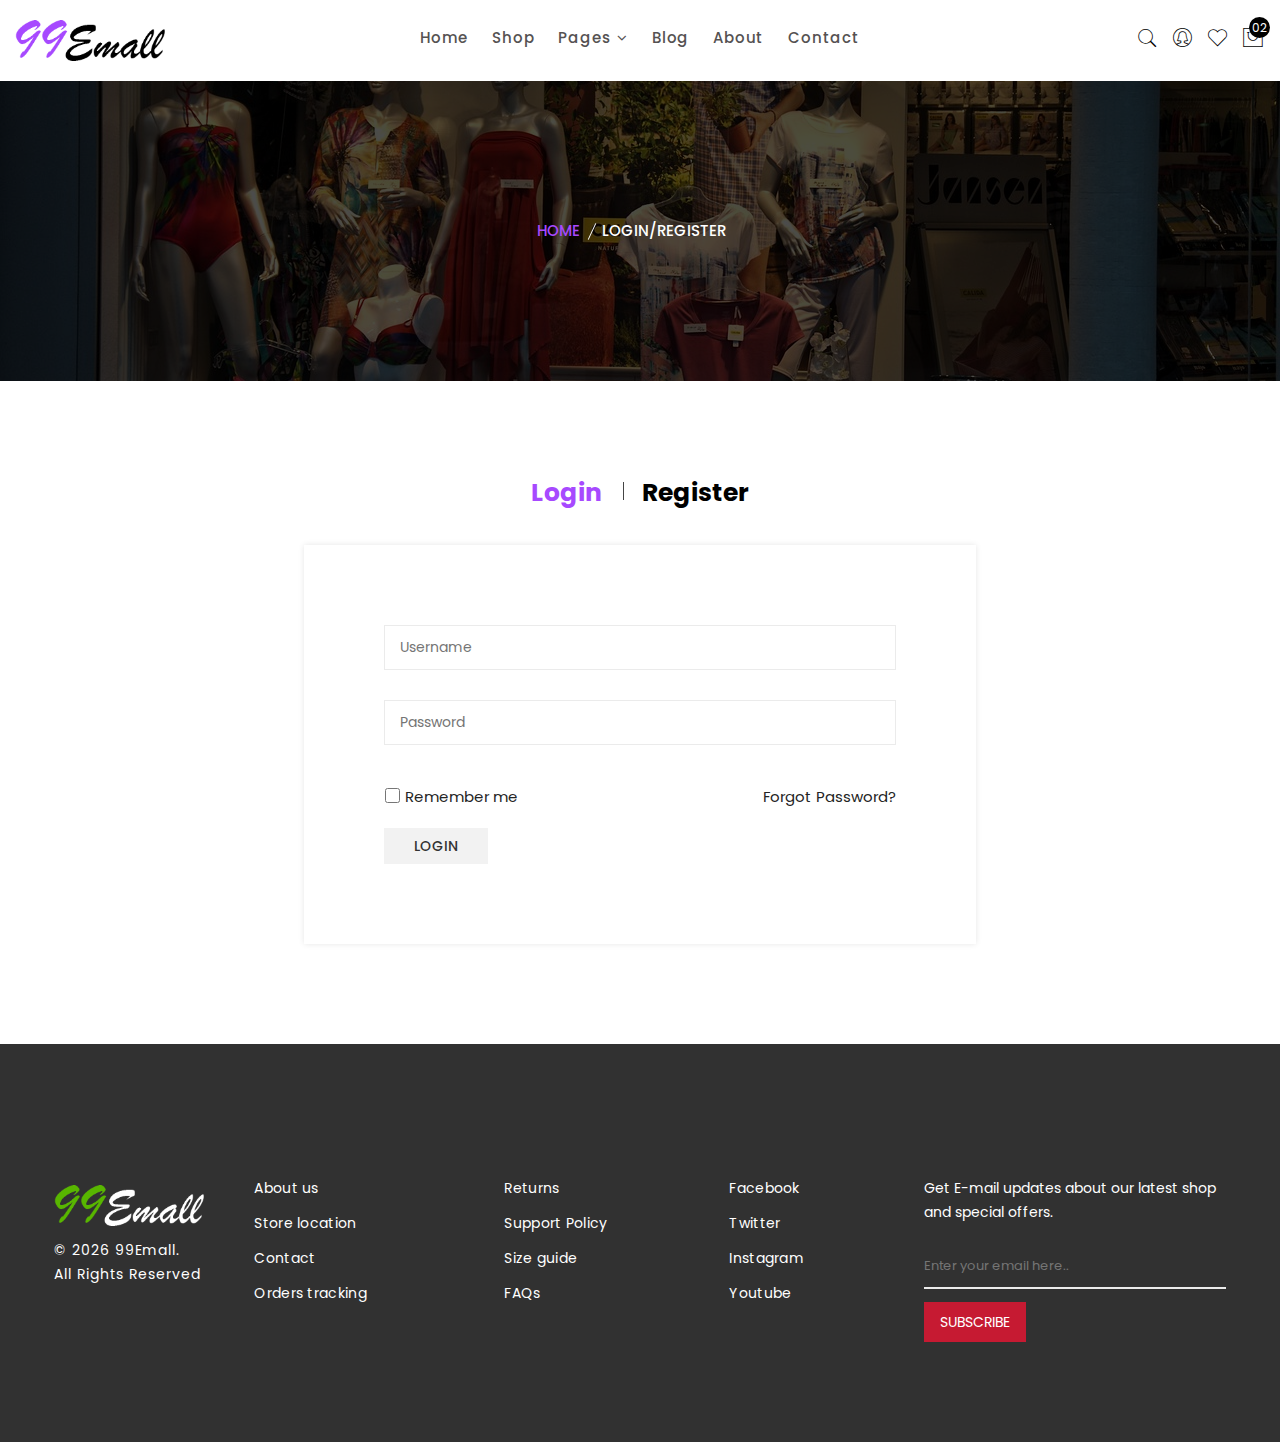
<file: login-register.html>
<!doctype html>
<html class="no-js" lang="zxx">

<head>
    <meta charset="utf-8">
    <meta http-equiv="x-ua-compatible" content="ie=edge">
    <title>99Emall - Minimal eCommerce HTML Template</title>
    <meta name="description" content="">
    <meta name="viewport" content="width=device-width, initial-scale=1">
    <!-- Favicon -->
    <link rel="shortcut icon" type="image/x-icon" href="assets/img/favicon.png">
    
    <!-- CSS
	============================================ -->
   
    <!-- Bootstrap CSS -->
    <link rel="stylesheet" href="assets/css/bootstrap.min.css">
    <!-- Icon Font CSS -->
    <link rel="stylesheet" href="assets/css/icons.min.css">
    <!-- Plugins CSS -->
    <link rel="stylesheet" href="assets/css/plugins.css">
    <!-- Main Style CSS -->
    <link rel="stylesheet" href="assets/css/style.css">
</head>

<body>
<header class="header-area clearfix">
    <div class="header-bottom sticky-bar header-res-padding header-padding-2">
        <div class="container-fluid">
            <div class="row">
                <div class="col-xl-2 col-lg-2 col-md-6 col-4">
                    <div class="logo">
                        <a href="index.html">
                            <img alt="" src="assets/img/logo/logo.png">
                        </a>
                    </div>
                </div>
                <div class="col-xl-8 col-lg-8 d-none d-lg-block">
                    <div class="main-menu">
                        <nav>
                            <ul>
                                <li><a href="index.html">Home</a></li>
                                <li><a href="shop.html">Shop</a></li>
                                <li><a href="#"> Pages <i class="fa fa-angle-down"></i></a>
                                    <ul class="submenu">
                                        <li><a href="about.html">about us</a></li>
                                        <li><a href="cart-page.html">cart page</a></li>
                                        <li><a href="checkout.html">checkout </a></li>
                                        <li><a href="wishlist.html">wishlist </a></li>
                                        <li><a href="my-account.html">my account</a></li>
                                        <li><a href="login-register.html">login / register </a></li>
                                        <li><a href="404.html">404 page </a></li>
                                    </ul>
                                </li>
                                <li><a href="blog.html">Blog</a></li>
                                <li><a href="about.html"> About </a></li>
                                <li><a href="contact.html"> Contact</a></li>
                            </ul>
                        </nav>
                    </div>
                </div>
                <div class="col-xl-2 col-lg-2 col-md-6 col-8">
                    <div class="header-right-wrap">
                        <div class="same-style header-search">
                            <a class="search-active" href="#"><i class="pe-7s-search"></i></a>
                            <div class="search-content">
                                <form action="#">
                                    <input type="text" placeholder="Search" />
                                    <button class="button-search"><i class="pe-7s-search"></i></button>
                                </form>
                            </div>
                        </div>
                        <div class="same-style account-satting">
                            <a class="account-satting-active" href="#"><i class="pe-7s-user-female"></i></a>
                            <div class="account-dropdown">
                                <ul>
                                    <li><a href="login-register.html">Login</a></li>
                                    <li><a href="login-register.html">Register</a></li>
                                    <li><a href="wishlist.html">Wishlist </a></li>
                                    <li><a href="my-account.html">my account</a></li>
                                </ul>
                            </div>
                        </div>
                        <div class="same-style header-wishlist">
                            <a href="wishlist.html"><i class="pe-7s-like"></i></a>
                        </div>
                        <div class="same-style cart-wrap">
                            <button class="icon-cart">
                                <i class="pe-7s-shopbag"></i>
                                <span class="count-style">02</span>
                            </button>
                            <div class="shopping-cart-content">
                                <ul>
                                    <li class="single-shopping-cart">
                                        <div class="shopping-cart-img">
                                            <a href="#"><img alt="" src="assets/img/cart/cart-1.png"></a>
                                        </div>
                                        <div class="shopping-cart-title">
                                            <h4><a href="#">T- Shart & Jeans </a></h4>
                                            <h6>Qty: 02</h6>
                                            <span>$260.00</span>
                                        </div>
                                        <div class="shopping-cart-delete">
                                            <a href="#"><i class="fa fa-times-circle"></i></a>
                                        </div>
                                    </li>
                                    <li class="single-shopping-cart">
                                        <div class="shopping-cart-img">
                                            <a href="#"><img alt="" src="assets/img/cart/cart-2.png"></a>
                                        </div>
                                        <div class="shopping-cart-title">
                                            <h4><a href="#">T- Shart & Jeans </a></h4>
                                            <h6>Qty: 02</h6>
                                            <span>$260.00</span>
                                        </div>
                                        <div class="shopping-cart-delete">
                                            <a href="#"><i class="fa fa-times-circle"></i></a>
                                        </div>
                                    </li>
                                </ul>
                                <div class="shopping-cart-total">
                                    <h4>Shipping : <span>$20.00</span></h4>
                                    <h4>Total : <span class="shop-total">$260.00</span></h4>
                                </div>
                                <div class="shopping-cart-btn btn-hover text-center">
                                    <a class="default-btn" href="cart-page.html">view cart</a>
                                    <a class="default-btn" href="checkout.html">checkout</a>
                                </div>
                            </div>
                        </div>
                    </div>
                </div>
            </div>
            <div class="mobile-menu-area">
                <div class="mobile-menu">
                    <nav id="mobile-menu-active">
                        <ul class="menu-overflow">
                            <li><a href="index.html">HOME</a></li>
                            <li><a href="shop.html">Shop</a></li>
                            <li><a href="shop.html">Collection</a></li>
                            <li><a href="#">Pages</a>
                                <ul>
                                    <li><a href="about.html">about us</a></li>
                                    <li><a href="cart-page.html">cart page</a></li>
                                    <li><a href="checkout.html">checkout </a></li>
                                    <li><a href="wishlist.html">wishlist </a></li>
                                    <li><a href="my-account.html">my account</a></li>
                                    <li><a href="login-register.html">login / register </a></li>
                                    <li><a href="404.html">404 page </a></li>
                                </ul>
                            </li>
                            <li><a href="blog.html">Blog</a></li>
                            <li><a href="about.html">About us</a></li>
                            <li><a href="contact.html">Contact</a></li>
                        </ul>
                    </nav>
                </div>
            </div>
        </div>
    </div>
</header>

<div class="breadcrumb-area pt-35 pb-35 bg-gray-3">
    <div class="container">
        <div class="breadcrumb-content text-center">
            <ul>
                <li>
                    <a href="index.html">Home</a>
                </li>
                <li class="active">login/Register </li>
            </ul>
        </div>
    </div>
</div>

<div class="login-register-area pt-100 pb-100">
    <div class="container">
        <div class="row">
            <div class="col-lg-7 col-md-12 ms-auto me-auto">
                <div class="login-register-wrapper">
                    <div class="login-register-tab-list nav">
                        <a class="active" data-bs-toggle="tab" href="#lg1">
                            <h4> login </h4>
                        </a>
                        <a data-bs-toggle="tab" href="#lg2">
                            <h4> register </h4>
                        </a>
                    </div>
                    <div class="tab-content">
                        <div id="lg1" class="tab-pane active">
                            <div class="login-form-container">
                                <div class="login-register-form">
                                    <form action="#" method="post">
                                        <input type="text" name="user-name" placeholder="Username">
                                        <input type="password" name="user-password" placeholder="Password">
                                        <div class="button-box">
                                            <div class="login-toggle-btn">
                                                <input type="checkbox">
                                                <label>Remember me</label>
                                                <a href="#">Forgot Password?</a>
                                            </div>
                                            <button type="submit"><span>Login</span></button>
                                        </div>
                                    </form>
                                </div>
                            </div>
                        </div>
                        <div id="lg2" class="tab-pane">
                            <div class="login-form-container">
                                <div class="login-register-form">
                                    <form action="#" method="post">
                                        <input type="text" name="user-name" placeholder="Username">
                                        <input type="password" name="user-password" placeholder="Password">
                                        <input name="user-email" placeholder="Email" type="email">
                                        <div class="button-box">
                                            <button type="submit"><span>Register</span></button>
                                        </div>
                                    </form>
                                </div>
                            </div>
                        </div>
                    </div>
                </div>
            </div>
        </div>
    </div>
</div>

<footer class="footer-area bg-gray pt-100 pb-70">
    <div class="container">
        <div class="row">
            <div class="col-lg-2 col-md-4 col-sm-4">
                <div class="copyright mb-30">
                    <div class="footer-logo">
                        <a href="index.html">
                            <img alt="" src="assets/img/logo/logo.png">
                        </a>
                    </div>
                    <p>© <span class="year"></span> <a href="#">99Emall</a>.<br> All Rights Reserved</p>
                </div>
            </div>
            <div class="col-lg-2 col-md-4 col-sm-4">
                <div class="footer-widget mb-30 ml-30">
                    <div class="footer-title">
                        <h3>ABOUT US</h3>
                    </div>
                    <div class="footer-list">
                        <ul>
                            <li><a href="about.html">About us</a></li>
                            <li><a href="#">Store location</a></li>
                            <li><a href="contact.html">Contact</a></li>
                            <li><a href="#">Orders tracking</a></li>
                        </ul>
                    </div>
                </div>
            </div>
            <div class="col-lg-2 col-md-4 col-sm-4">
                <div class="footer-widget mb-30 ml-50">
                    <div class="footer-title">
                        <h3>USEFUL LINKS</h3>
                    </div>
                    <div class="footer-list">
                        <ul>
                            <li><a href="#">Returns</a></li>
                            <li><a href="#">Support Policy</a></li>
                            <li><a href="#">Size guide</a></li>
                            <li><a href="#">FAQs</a></li>
                        </ul>
                    </div>
                </div>
            </div>
            <div class="col-lg-2 col-md-6 col-sm-6">
                <div class="footer-widget mb-30 ml-75">
                    <div class="footer-title">
                        <h3>FOLLOW US</h3>
                    </div>
                    <div class="footer-list">
                        <ul>
                            <li><a href="#">Facebook</a></li>
                            <li><a href="#">Twitter</a></li>
                            <li><a href="#">Instagram</a></li>
                            <li><a href="#">Youtube</a></li>
                        </ul>
                    </div>
                </div>
            </div>
            <div class="col-lg-4 col-md-6 col-sm-6">
                <div class="footer-widget mb-30 ml-70">
                    <div class="footer-title">
                        <h3>SUBSCRIBE</h3>
                    </div>
                    <div class="subscribe-style">
                        <p>Get E-mail updates about our latest shop and special offers.</p>
                        <div id="mc_embed_signup" class="subscribe-form">
                            <form id="mc-embedded-subscribe-form" class="validate">
                                <div id="mc_embed_signup_scroll" class="mc-form">
                                    <input class="email" type="email" required="" placeholder="Enter your email here.." name="EMAIL" value="">
                                    <div class="mc-news" aria-hidden="true">
                                        <input type="text" value="">
                                    </div>
                                    <div class="clear">
                                        <input id="mc-embedded-subscribe" class="button" type="submit" name="subscribe" value="Subscribe">
                                    </div>
                                </div>
                            </form>
                        </div>
                    </div>
                </div>
            </div>
        </div>
    </div>
</footer>

<!-- Modal -->
<div class="modal fade" id="exampleModal" tabindex="-1" role="dialog">
    <div class="modal-dialog" role="document">
        <div class="modal-content">
            <div class="modal-header">
                <button type="button" class="btn-close" data-bs-dismiss="modal" aria-label="Close"></button>
            </div>
            <div class="modal-body">
                <div class="row">
                    <div class="col-md-5 col-sm-12 col-xs-12">
                        <div class="tab-content quickview-big-img">
                            <div id="pro-1" class="tab-pane fade show active">
                                <img src="assets/img/product/quickview-l1.jpg" alt="">
                            </div>
                            <div id="pro-2" class="tab-pane fade">
                                <img src="assets/img/product/quickview-l2.jpg" alt="">
                            </div>
                            <div id="pro-3" class="tab-pane fade">
                                <img src="assets/img/product/quickview-l3.jpg" alt="">
                            </div>
                            <div id="pro-4" class="tab-pane fade">
                                <img src="assets/img/product/quickview-l2.jpg" alt="">
                            </div>
                        </div>
                        <!-- Thumbnail Large Image End -->
                        <!-- Thumbnail Image End -->
                        <div class="quickview-wrap mt-15">
                            <div class="quickview-slide-active owl-carousel nav nav-style-1" role="tablist">
                                <a class="active" data-bs-toggle="tab" href="#pro-1"><img src="assets/img/product/quickview-s1.jpg" alt=""></a>
                                <a data-bs-toggle="tab" href="#pro-2"><img src="assets/img/product/quickview-s2.jpg" alt=""></a>
                                <a data-bs-toggle="tab" href="#pro-3"><img src="assets/img/product/quickview-s3.jpg" alt=""></a>
                                <a data-bs-toggle="tab" href="#pro-4"><img src="assets/img/product/quickview-s2.jpg" alt=""></a>
                            </div>
                        </div>
                    </div>
                    <div class="col-md-7 col-sm-12 col-xs-12">
                        <div class="product-details-content quickview-content">
                            <h2>Products Name Here</h2>
                            <div class="product-details-price">
                                <span>$18.00 </span>
                                <span class="old">$20.00 </span>
                            </div>
                            <div class="pro-details-rating-wrap">
                                <div class="pro-details-rating">
                                    <i class="fa fa-star-o yellow"></i>
                                    <i class="fa fa-star-o yellow"></i>
                                    <i class="fa fa-star-o yellow"></i>
                                    <i class="fa fa-star-o"></i>
                                    <i class="fa fa-star-o"></i>
                                </div>
                                <span>3 Reviews</span>
                            </div>
                            <p>Lorem ipsum dolor sit amet, consectetur adipisic elit eiusm tempor incidid ut labore et dolore magna aliqua. Ut enim ad minim venialo quis nostrud exercitation ullamco</p>
                            <div class="pro-details-list">
                                <ul>
                                    <li>- 0.5 mm Dail</li>
                                    <li>- Inspired vector icons</li>
                                    <li>- Very modern style  </li>
                                </ul>
                            </div>
                            <div class="pro-details-size-color">
                                <div class="pro-details-color-wrap">
                                    <span>Color</span>
                                    <div class="pro-details-color-content">
                                        <ul>
                                            <li class="blue"></li>
                                            <li class="maroon active"></li>
                                            <li class="gray"></li>
                                            <li class="green"></li>
                                            <li class="yellow"></li>
                                            <li class="white"></li>
                                        </ul>
                                    </div>
                                </div>
                                <div class="pro-details-size">
                                    <span>Size</span>
                                    <div class="pro-details-size-content">
                                        <ul>
                                            <li><a href="#">s</a></li>
                                            <li><a href="#">m</a></li>
                                            <li><a href="#">l</a></li>
                                            <li><a href="#">xl</a></li>
                                            <li><a href="#">xxl</a></li>
                                        </ul>
                                    </div>
                                </div>
                            </div>
                            <div class="pro-details-quality">
                                <div class="cart-plus-minus">
                                    <input class="cart-plus-minus-box" type="text" name="qtybutton" value="2">
                                </div>
                                <div class="pro-details-cart btn-hover">
                                    <a href="#">Add To Cart</a>
                                </div>
                                <div class="pro-details-wishlist">
                                    <a href="#"><i class="fa fa-heart-o"></i></a>
                                </div>
                                <div class="pro-details-compare">
                                    <a href="#"><i class="pe-7s-shuffle"></i></a>
                                </div>
                            </div>
                            <div class="pro-details-meta">
                                <span>Categories :</span>
                                <ul>
                                    <li><a href="#">Minimal,</a></li>
                                    <li><a href="#">Furniture,</a></li>
                                    <li><a href="#">Electronic</a></li>
                                </ul>
                            </div>
                            <div class="pro-details-meta">
                                <span>Tag :</span>
                                <ul>
                                    <li><a href="#">Fashion, </a></li>
                                    <li><a href="#">Furniture,</a></li>
                                    <li><a href="#">Electronic</a></li>
                                </ul>
                            </div>
                            <div class="pro-details-social">
                                <ul>
                                    <li><a href="#"><i class="fa fa-facebook"></i></a></li>
                                    <li><a href="#"><i class="fa fa-dribbble"></i></a></li>
                                    <li><a href="#"><i class="fa fa-pinterest-p"></i></a></li>
                                    <li><a href="#"><i class="fa fa-twitter"></i></a></li>
                                    <li><a href="#"><i class="fa fa-linkedin"></i></a></li>
                                </ul>
                            </div>
                        </div>
                    </div>
                </div>
            </div>
        </div>
    </div>
</div>
<!-- Modal end -->









<!-- All JS is here
============================================ -->

<script src="assets/js/vendor/modernizr-3.11.7.min.js"></script>
<script src="assets/js/vendor/jquery-v3.6.0.min.js"></script>
<script src="assets/js/vendor/jquery-migrate-v3.3.2.min.js"></script>
<script src="assets/js/vendor/popper.min.js"></script>
<script src="assets/js/vendor/bootstrap.min.js"></script>
<script src="assets/js/plugins.js"></script>
<!-- Ajax Mail -->
<script src="assets/js/ajax-mail.js"></script>
<!-- Main JS -->
<script src="assets/js/main.js"></script>

</body>

</html>
</file>
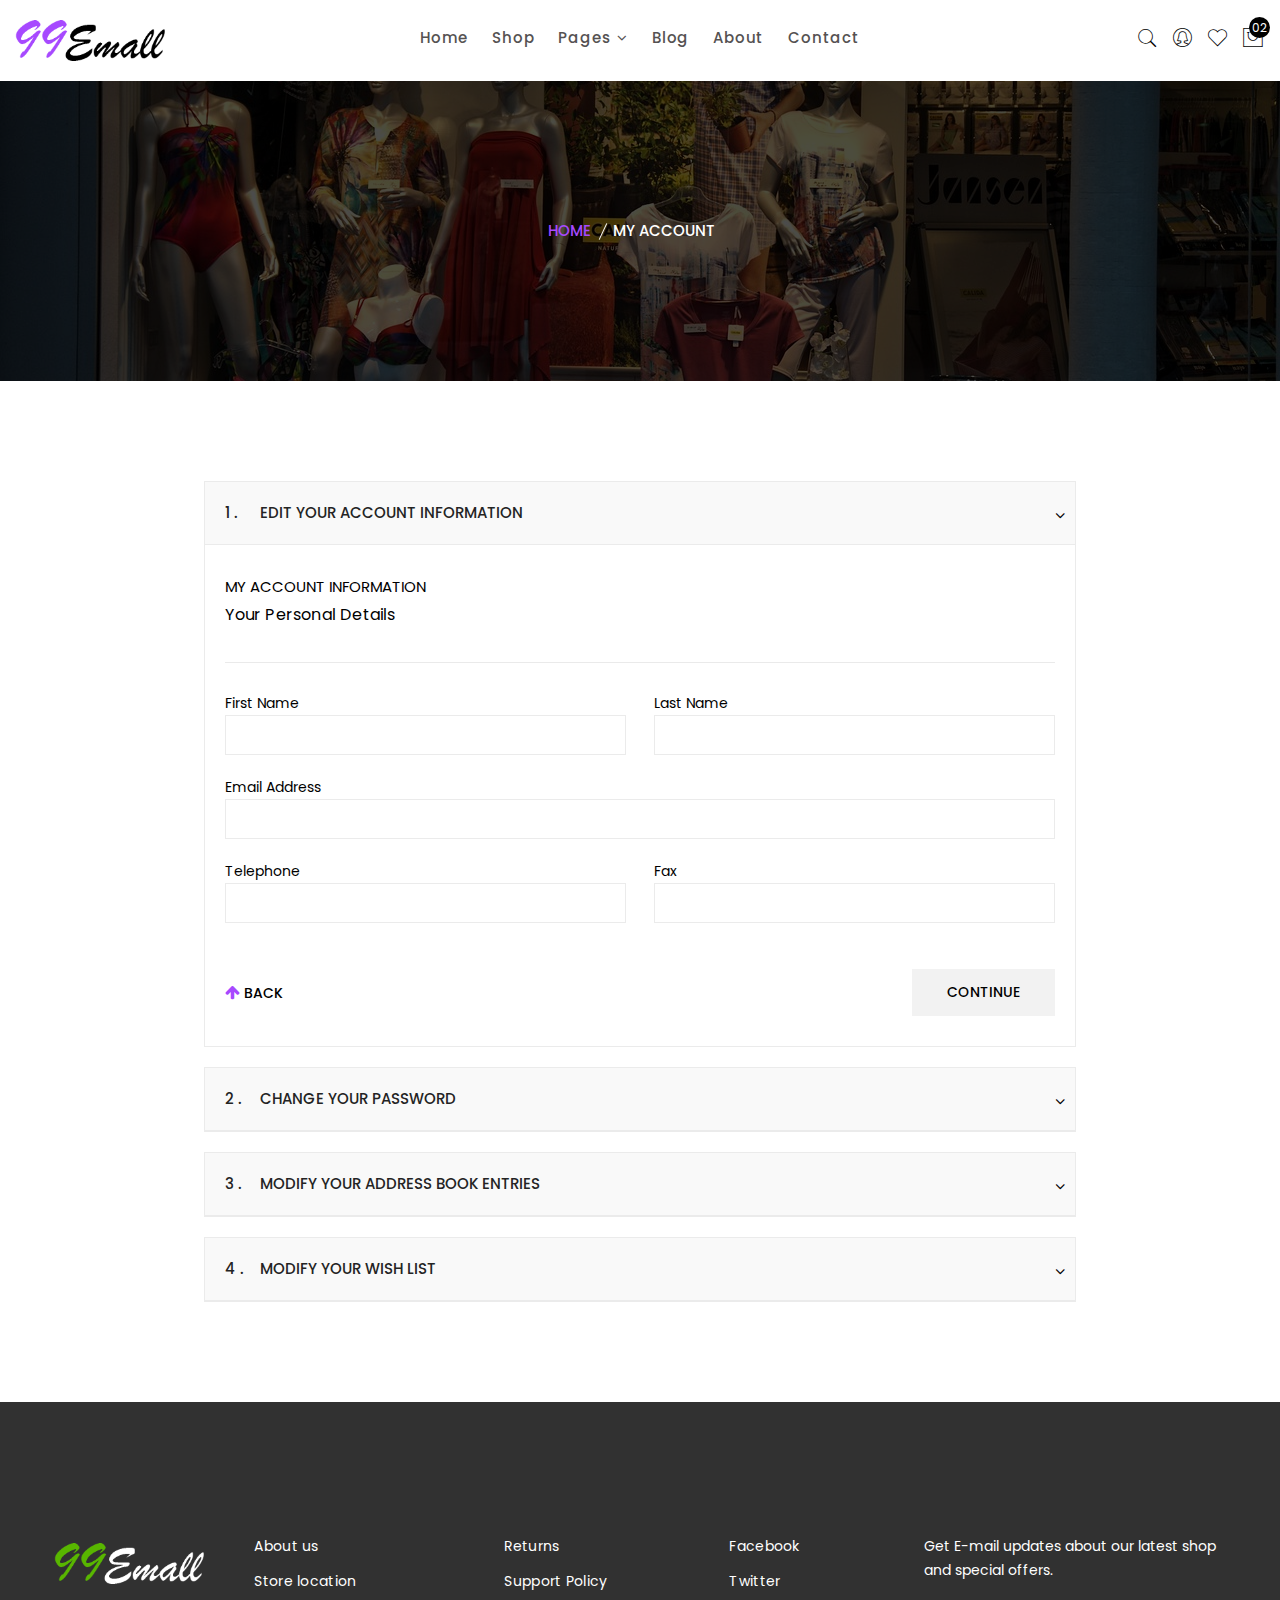
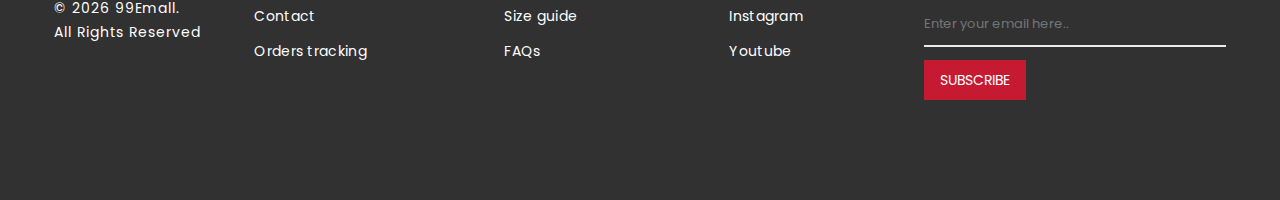
<file: my-account.html>
<!doctype html>
<html class="no-js" lang="zxx">

<head>
    <meta charset="utf-8">
    <meta http-equiv="x-ua-compatible" content="ie=edge">
    <title>99Emall - Minimal eCommerce HTML Template</title>
    <meta name="description" content="">
    <meta name="viewport" content="width=device-width, initial-scale=1">
    <!-- Favicon -->
    <link rel="shortcut icon" type="image/x-icon" href="assets/img/favicon.png">
    
    <!-- CSS
	============================================ -->
   
    <!-- Bootstrap CSS -->
    <link rel="stylesheet" href="assets/css/bootstrap.min.css">
    <!-- Icon Font CSS -->
    <link rel="stylesheet" href="assets/css/icons.min.css">
    <!-- Plugins CSS -->
    <link rel="stylesheet" href="assets/css/plugins.css">
    <!-- Main Style CSS -->
    <link rel="stylesheet" href="assets/css/style.css">
</head>

<body>
<header class="header-area clearfix">
    <div class="header-bottom sticky-bar header-res-padding header-padding-2">
        <div class="container-fluid">
            <div class="row">
                <div class="col-xl-2 col-lg-2 col-md-6 col-4">
                    <div class="logo">
                        <a href="index.html">
                            <img alt="" src="assets/img/logo/logo.png">
                        </a>
                    </div>
                </div>
                <div class="col-xl-8 col-lg-8 d-none d-lg-block">
                    <div class="main-menu">
                        <nav>
                            <ul>
                                <li><a href="index.html">Home</a></li>
                                <li><a href="shop.html">Shop</a></li>
                                <li><a href="#"> Pages <i class="fa fa-angle-down"></i></a>
                                    <ul class="submenu">
                                        <li><a href="about.html">about us</a></li>
                                        <li><a href="cart-page.html">cart page</a></li>
                                        <li><a href="checkout.html">checkout </a></li>
                                        <li><a href="wishlist.html">wishlist </a></li>
                                        <li><a href="my-account.html">my account</a></li>
                                        <li><a href="login-register.html">login / register </a></li>
                                        <li><a href="404.html">404 page </a></li>
                                    </ul>
                                </li>
                                <li><a href="blog.html">Blog</a></li>
                                <li><a href="about.html"> About </a></li>
                                <li><a href="contact.html"> Contact</a></li>
                            </ul>
                        </nav>
                    </div>
                </div>
                <div class="col-xl-2 col-lg-2 col-md-6 col-8">
                    <div class="header-right-wrap">
                        <div class="same-style header-search">
                            <a class="search-active" href="#"><i class="pe-7s-search"></i></a>
                            <div class="search-content">
                                <form action="#">
                                    <input type="text" placeholder="Search" />
                                    <button class="button-search"><i class="pe-7s-search"></i></button>
                                </form>
                            </div>
                        </div>
                        <div class="same-style account-satting">
                            <a class="account-satting-active" href="#"><i class="pe-7s-user-female"></i></a>
                            <div class="account-dropdown">
                                <ul>
                                    <li><a href="login-register.html">Login</a></li>
                                    <li><a href="login-register.html">Register</a></li>
                                    <li><a href="wishlist.html">Wishlist </a></li>
                                    <li><a href="my-account.html">my account</a></li>
                                </ul>
                            </div>
                        </div>
                        <div class="same-style header-wishlist">
                            <a href="wishlist.html"><i class="pe-7s-like"></i></a>
                        </div>
                        <div class="same-style cart-wrap">
                            <button class="icon-cart">
                                <i class="pe-7s-shopbag"></i>
                                <span class="count-style">02</span>
                            </button>
                            <div class="shopping-cart-content">
                                <ul>
                                    <li class="single-shopping-cart">
                                        <div class="shopping-cart-img">
                                            <a href="#"><img alt="" src="assets/img/cart/cart-1.png"></a>
                                        </div>
                                        <div class="shopping-cart-title">
                                            <h4><a href="#">T- Shart & Jeans </a></h4>
                                            <h6>Qty: 02</h6>
                                            <span>$260.00</span>
                                        </div>
                                        <div class="shopping-cart-delete">
                                            <a href="#"><i class="fa fa-times-circle"></i></a>
                                        </div>
                                    </li>
                                    <li class="single-shopping-cart">
                                        <div class="shopping-cart-img">
                                            <a href="#"><img alt="" src="assets/img/cart/cart-2.png"></a>
                                        </div>
                                        <div class="shopping-cart-title">
                                            <h4><a href="#">T- Shart & Jeans </a></h4>
                                            <h6>Qty: 02</h6>
                                            <span>$260.00</span>
                                        </div>
                                        <div class="shopping-cart-delete">
                                            <a href="#"><i class="fa fa-times-circle"></i></a>
                                        </div>
                                    </li>
                                </ul>
                                <div class="shopping-cart-total">
                                    <h4>Shipping : <span>$20.00</span></h4>
                                    <h4>Total : <span class="shop-total">$260.00</span></h4>
                                </div>
                                <div class="shopping-cart-btn btn-hover text-center">
                                    <a class="default-btn" href="cart-page.html">view cart</a>
                                    <a class="default-btn" href="checkout.html">checkout</a>
                                </div>
                            </div>
                        </div>
                    </div>
                </div>
            </div>
            <div class="mobile-menu-area">
                <div class="mobile-menu">
                    <nav id="mobile-menu-active">
                        <ul class="menu-overflow">
                            <li><a href="index.html">HOME</a></li>
                            <li><a href="shop.html">Shop</a></li>
                            <li><a href="shop.html">Collection</a></li>
                            <li><a href="#">Pages</a>
                                <ul>
                                    <li><a href="about.html">about us</a></li>
                                    <li><a href="cart-page.html">cart page</a></li>
                                    <li><a href="checkout.html">checkout </a></li>
                                    <li><a href="wishlist.html">wishlist </a></li>
                                    <li><a href="my-account.html">my account</a></li>
                                    <li><a href="login-register.html">login / register </a></li>
                                    <li><a href="404.html">404 page </a></li>
                                </ul>
                            </li>
                            <li><a href="blog.html">Blog</a></li>
                            <li><a href="about.html">About us</a></li>
                            <li><a href="contact.html">Contact</a></li>
                        </ul>
                    </nav>
                </div>
            </div>
        </div>
    </div>
</header>

<div class="breadcrumb-area pt-35 pb-35 bg-gray-3">
    <div class="container">
        <div class="breadcrumb-content text-center">
            <ul>
                <li>
                    <a href="index.html">Home</a>
                </li>
                <li class="active">My Account </li>
            </ul>
        </div>
    </div>
</div>

<div class="checkout-area pb-80 pt-100">
    <div class="container">
        <div class="row">
            <div class="ms-auto me-auto col-lg-9">
                <div class="checkout-wrapper">
                    <div id="faq" class="panel-group">
                        <div class="panel panel-default single-my-account">
                            <div class="panel-heading my-account-title">
                                <h3 class="panel-title"><span>1 .</span> <a data-bs-toggle="collapse" href="#my-account-1">Edit your account information </a></h3>
                            </div>
                            <div id="my-account-1" class="panel-collapse collapse show" data-bs-parent="#faq">
                                <div class="panel-body">
                                    <div class="myaccount-info-wrapper">
                                        <div class="account-info-wrapper">
                                            <h4>My Account Information</h4>
                                            <h5>Your Personal Details</h5>
                                        </div>
                                        <div class="row">
                                            <div class="col-lg-6 col-md-6">
                                                <div class="billing-info">
                                                    <label>First Name</label>
                                                    <input type="text">
                                                </div>
                                            </div>
                                            <div class="col-lg-6 col-md-6">
                                                <div class="billing-info">
                                                    <label>Last Name</label>
                                                    <input type="text">
                                                </div>
                                            </div>
                                            <div class="col-lg-12 col-md-12">
                                                <div class="billing-info">
                                                    <label>Email Address</label>
                                                    <input type="email">
                                                </div>
                                            </div>
                                            <div class="col-lg-6 col-md-6">
                                                <div class="billing-info">
                                                    <label>Telephone</label>
                                                    <input type="text">
                                                </div>
                                            </div>
                                            <div class="col-lg-6 col-md-6">
                                                <div class="billing-info">
                                                    <label>Fax</label>
                                                    <input type="text">
                                                </div>
                                            </div>
                                        </div>
                                        <div class="billing-back-btn">
                                            <div class="billing-back">
                                                <a href="#"><i class="fa fa-arrow-up"></i> back</a>
                                            </div>
                                            <div class="billing-btn">
                                                <button type="submit">Continue</button>
                                            </div>
                                        </div>
                                    </div>
                                </div>
                            </div>
                        </div>
                        <div class="panel panel-default single-my-account">
                            <div class="panel-heading my-account-title">
                                <h3 class="panel-title"><span>2 .</span> <a data-bs-toggle="collapse" href="#my-account-2">Change your password </a></h3>
                            </div>
                            <div id="my-account-2" class="panel-collapse collapse" data-bs-parent="#faq">
                                <div class="panel-body">
                                    <div class="myaccount-info-wrapper">
                                        <div class="account-info-wrapper">
                                            <h4>Change Password</h4>
                                            <h5>Your Password</h5>
                                        </div>
                                        <div class="row">
                                            <div class="col-lg-12 col-md-12">
                                                <div class="billing-info">
                                                    <label>Password</label>
                                                    <input type="password">
                                                </div>
                                            </div>
                                            <div class="col-lg-12 col-md-12">
                                                <div class="billing-info">
                                                    <label>Password Confirm</label>
                                                    <input type="password">
                                                </div>
                                            </div>
                                        </div>
                                        <div class="billing-back-btn">
                                            <div class="billing-back">
                                                <a href="#"><i class="fa fa-arrow-up"></i> back</a>
                                            </div>
                                            <div class="billing-btn">
                                                <button type="submit">Continue</button>
                                            </div>
                                        </div>
                                    </div>
                                </div>
                            </div>
                        </div>
                        <div class="panel panel-default single-my-account">
                            <div class="panel-heading my-account-title">
                                <h3 class="panel-title"><span>3 .</span> <a data-bs-toggle="collapse" href="#my-account-3">Modify your address book entries   </a></h3>
                            </div>
                            <div id="my-account-3" class="panel-collapse collapse" data-bs-parent="#faq">
                                <div class="panel-body">
                                    <div class="myaccount-info-wrapper">
                                        <div class="account-info-wrapper">
                                            <h4>Address Book Entries</h4>
                                        </div>
                                        <div class="entries-wrapper">
                                            <div class="row">
                                                <div class="col-lg-6 col-md-6 d-flex align-items-center justify-content-center">
                                                    <div class="entries-info text-center">
                                                        <p>Keith L. Castro </p>
                                                        <p>  559 Pratt Avenue </p>
                                                        <p> Orchards, WA 98662 </p>
                                                    </div>
                                                </div>
                                                <div class="col-lg-6 col-md-6 d-flex align-items-center justify-content-center">
                                                    <div class="entries-edit-delete text-center">
                                                        <a class="edit" href="#">Edit</a>
                                                        <a href="#">Delete</a>
                                                    </div>
                                                </div>
                                            </div>
                                        </div>
                                        <div class="billing-back-btn">
                                            <div class="billing-back">
                                                <a href="#"><i class="fa fa-arrow-up"></i> back</a>
                                            </div>
                                            <div class="billing-btn">
                                                <button type="submit">Continue</button>
                                            </div>
                                        </div>
                                    </div>
                                </div>
                            </div>
                        </div>
                        <div class="panel panel-default single-my-account">
                            <div class="panel-heading my-account-title">
                                <h3 class="panel-title"><span>4 .</span> <a href="wishlist.html">Modify your wish list   </a></h3>
                            </div>
                        </div>
                    </div>
                </div>
            </div>
        </div>
    </div>
</div>

<footer class="footer-area bg-gray pt-100 pb-70">
    <div class="container">
        <div class="row">
            <div class="col-lg-2 col-md-4 col-sm-4">
                <div class="copyright mb-30">
                    <div class="footer-logo">
                        <a href="index.html">
                            <img alt="" src="assets/img/logo/logo.png">
                        </a>
                    </div>
                    <p>© <span class="year"></span> <a href="#">99Emall</a>.<br> All Rights Reserved</p>
                </div>
            </div>
            <div class="col-lg-2 col-md-4 col-sm-4">
                <div class="footer-widget mb-30 ml-30">
                    <div class="footer-title">
                        <h3>ABOUT US</h3>
                    </div>
                    <div class="footer-list">
                        <ul>
                            <li><a href="about.html">About us</a></li>
                            <li><a href="#">Store location</a></li>
                            <li><a href="contact.html">Contact</a></li>
                            <li><a href="#">Orders tracking</a></li>
                        </ul>
                    </div>
                </div>
            </div>
            <div class="col-lg-2 col-md-4 col-sm-4">
                <div class="footer-widget mb-30 ml-50">
                    <div class="footer-title">
                        <h3>USEFUL LINKS</h3>
                    </div>
                    <div class="footer-list">
                        <ul>
                            <li><a href="#">Returns</a></li>
                            <li><a href="#">Support Policy</a></li>
                            <li><a href="#">Size guide</a></li>
                            <li><a href="#">FAQs</a></li>
                        </ul>
                    </div>
                </div>
            </div>
            <div class="col-lg-2 col-md-6 col-sm-6">
                <div class="footer-widget mb-30 ml-75">
                    <div class="footer-title">
                        <h3>FOLLOW US</h3>
                    </div>
                    <div class="footer-list">
                        <ul>
                            <li><a href="#">Facebook</a></li>
                            <li><a href="#">Twitter</a></li>
                            <li><a href="#">Instagram</a></li>
                            <li><a href="#">Youtube</a></li>
                        </ul>
                    </div>
                </div>
            </div>
            <div class="col-lg-4 col-md-6 col-sm-6">
                <div class="footer-widget mb-30 ml-70">
                    <div class="footer-title">
                        <h3>SUBSCRIBE</h3>
                    </div>
                    <div class="subscribe-style">
                        <p>Get E-mail updates about our latest shop and special offers.</p>
                        <div id="mc_embed_signup" class="subscribe-form">
                            <form id="mc-embedded-subscribe-form" class="validate">
                                <div id="mc_embed_signup_scroll" class="mc-form">
                                    <input class="email" type="email" required="" placeholder="Enter your email here.." name="EMAIL" value="">
                                    <div class="mc-news" aria-hidden="true">
                                        <input type="text" value="">
                                    </div>
                                    <div class="clear">
                                        <input id="mc-embedded-subscribe" class="button" type="submit" name="subscribe" value="Subscribe">
                                    </div>
                                </div>
                            </form>
                        </div>
                    </div>
                </div>
            </div>
        </div>
    </div>
</footer>

<!-- Modal -->
<div class="modal fade" id="exampleModal" tabindex="-1" role="dialog">
    <div class="modal-dialog" role="document">
        <div class="modal-content">
            <div class="modal-header">
                <button type="button" class="btn-close" data-bs-dismiss="modal" aria-label="Close"></button>
            </div>
            <div class="modal-body">
                <div class="row">
                    <div class="col-md-5 col-sm-12 col-xs-12">
                        <div class="tab-content quickview-big-img">
                            <div id="pro-1" class="tab-pane fade show active">
                                <img src="assets/img/product/quickview-l1.jpg" alt="">
                            </div>
                            <div id="pro-2" class="tab-pane fade">
                                <img src="assets/img/product/quickview-l2.jpg" alt="">
                            </div>
                            <div id="pro-3" class="tab-pane fade">
                                <img src="assets/img/product/quickview-l3.jpg" alt="">
                            </div>
                            <div id="pro-4" class="tab-pane fade">
                                <img src="assets/img/product/quickview-l2.jpg" alt="">
                            </div>
                        </div>
                        <!-- Thumbnail Large Image End -->
                        <!-- Thumbnail Image End -->
                        <div class="quickview-wrap mt-15">
                            <div class="quickview-slide-active owl-carousel nav nav-style-1" role="tablist">
                                <a class="active" data-bs-toggle="tab" href="#pro-1"><img src="assets/img/product/quickview-s1.jpg" alt=""></a>
                                <a data-bs-toggle="tab" href="#pro-2"><img src="assets/img/product/quickview-s2.jpg" alt=""></a>
                                <a data-bs-toggle="tab" href="#pro-3"><img src="assets/img/product/quickview-s3.jpg" alt=""></a>
                                <a data-bs-toggle="tab" href="#pro-4"><img src="assets/img/product/quickview-s2.jpg" alt=""></a>
                            </div>
                        </div>
                    </div>
                    <div class="col-md-7 col-sm-12 col-xs-12">
                        <div class="product-details-content quickview-content">
                            <h2>Products Name Here</h2>
                            <div class="product-details-price">
                                <span>$18.00 </span>
                                <span class="old">$20.00 </span>
                            </div>
                            <div class="pro-details-rating-wrap">
                                <div class="pro-details-rating">
                                    <i class="fa fa-star-o yellow"></i>
                                    <i class="fa fa-star-o yellow"></i>
                                    <i class="fa fa-star-o yellow"></i>
                                    <i class="fa fa-star-o"></i>
                                    <i class="fa fa-star-o"></i>
                                </div>
                                <span>3 Reviews</span>
                            </div>
                            <p>Lorem ipsum dolor sit amet, consectetur adipisic elit eiusm tempor incidid ut labore et dolore magna aliqua. Ut enim ad minim venialo quis nostrud exercitation ullamco</p>
                            <div class="pro-details-list">
                                <ul>
                                    <li>- 0.5 mm Dail</li>
                                    <li>- Inspired vector icons</li>
                                    <li>- Very modern style  </li>
                                </ul>
                            </div>
                            <div class="pro-details-size-color">
                                <div class="pro-details-color-wrap">
                                    <span>Color</span>
                                    <div class="pro-details-color-content">
                                        <ul>
                                            <li class="blue"></li>
                                            <li class="maroon active"></li>
                                            <li class="gray"></li>
                                            <li class="green"></li>
                                            <li class="yellow"></li>
                                            <li class="white"></li>
                                        </ul>
                                    </div>
                                </div>
                                <div class="pro-details-size">
                                    <span>Size</span>
                                    <div class="pro-details-size-content">
                                        <ul>
                                            <li><a href="#">s</a></li>
                                            <li><a href="#">m</a></li>
                                            <li><a href="#">l</a></li>
                                            <li><a href="#">xl</a></li>
                                            <li><a href="#">xxl</a></li>
                                        </ul>
                                    </div>
                                </div>
                            </div>
                            <div class="pro-details-quality">
                                <div class="cart-plus-minus">
                                    <input class="cart-plus-minus-box" type="text" name="qtybutton" value="2">
                                </div>
                                <div class="pro-details-cart btn-hover">
                                    <a href="#">Add To Cart</a>
                                </div>
                                <div class="pro-details-wishlist">
                                    <a href="#"><i class="fa fa-heart-o"></i></a>
                                </div>
                                <div class="pro-details-compare">
                                    <a href="#"><i class="pe-7s-shuffle"></i></a>
                                </div>
                            </div>
                            <div class="pro-details-meta">
                                <span>Categories :</span>
                                <ul>
                                    <li><a href="#">Minimal,</a></li>
                                    <li><a href="#">Furniture,</a></li>
                                    <li><a href="#">Electronic</a></li>
                                </ul>
                            </div>
                            <div class="pro-details-meta">
                                <span>Tag :</span>
                                <ul>
                                    <li><a href="#">Fashion, </a></li>
                                    <li><a href="#">Furniture,</a></li>
                                    <li><a href="#">Electronic</a></li>
                                </ul>
                            </div>
                            <div class="pro-details-social">
                                <ul>
                                    <li><a href="#"><i class="fa fa-facebook"></i></a></li>
                                    <li><a href="#"><i class="fa fa-dribbble"></i></a></li>
                                    <li><a href="#"><i class="fa fa-pinterest-p"></i></a></li>
                                    <li><a href="#"><i class="fa fa-twitter"></i></a></li>
                                    <li><a href="#"><i class="fa fa-linkedin"></i></a></li>
                                </ul>
                            </div>
                        </div>
                    </div>
                </div>
            </div>
        </div>
    </div>
</div>
<!-- Modal end -->

<!-- All JS is here
============================================ -->

<script src="assets/js/vendor/modernizr-3.11.7.min.js"></script>
<script src="assets/js/vendor/jquery-v3.6.0.min.js"></script>
<script src="assets/js/vendor/jquery-migrate-v3.3.2.min.js"></script>
<script src="assets/js/vendor/popper.min.js"></script>
<script src="assets/js/vendor/bootstrap.min.js"></script>
<script src="assets/js/plugins.js"></script>
<!-- Ajax Mail -->
<script src="assets/js/ajax-mail.js"></script>
<!-- Main JS -->
<script src="assets/js/main.js"></script>

</body>

</html>
</file>
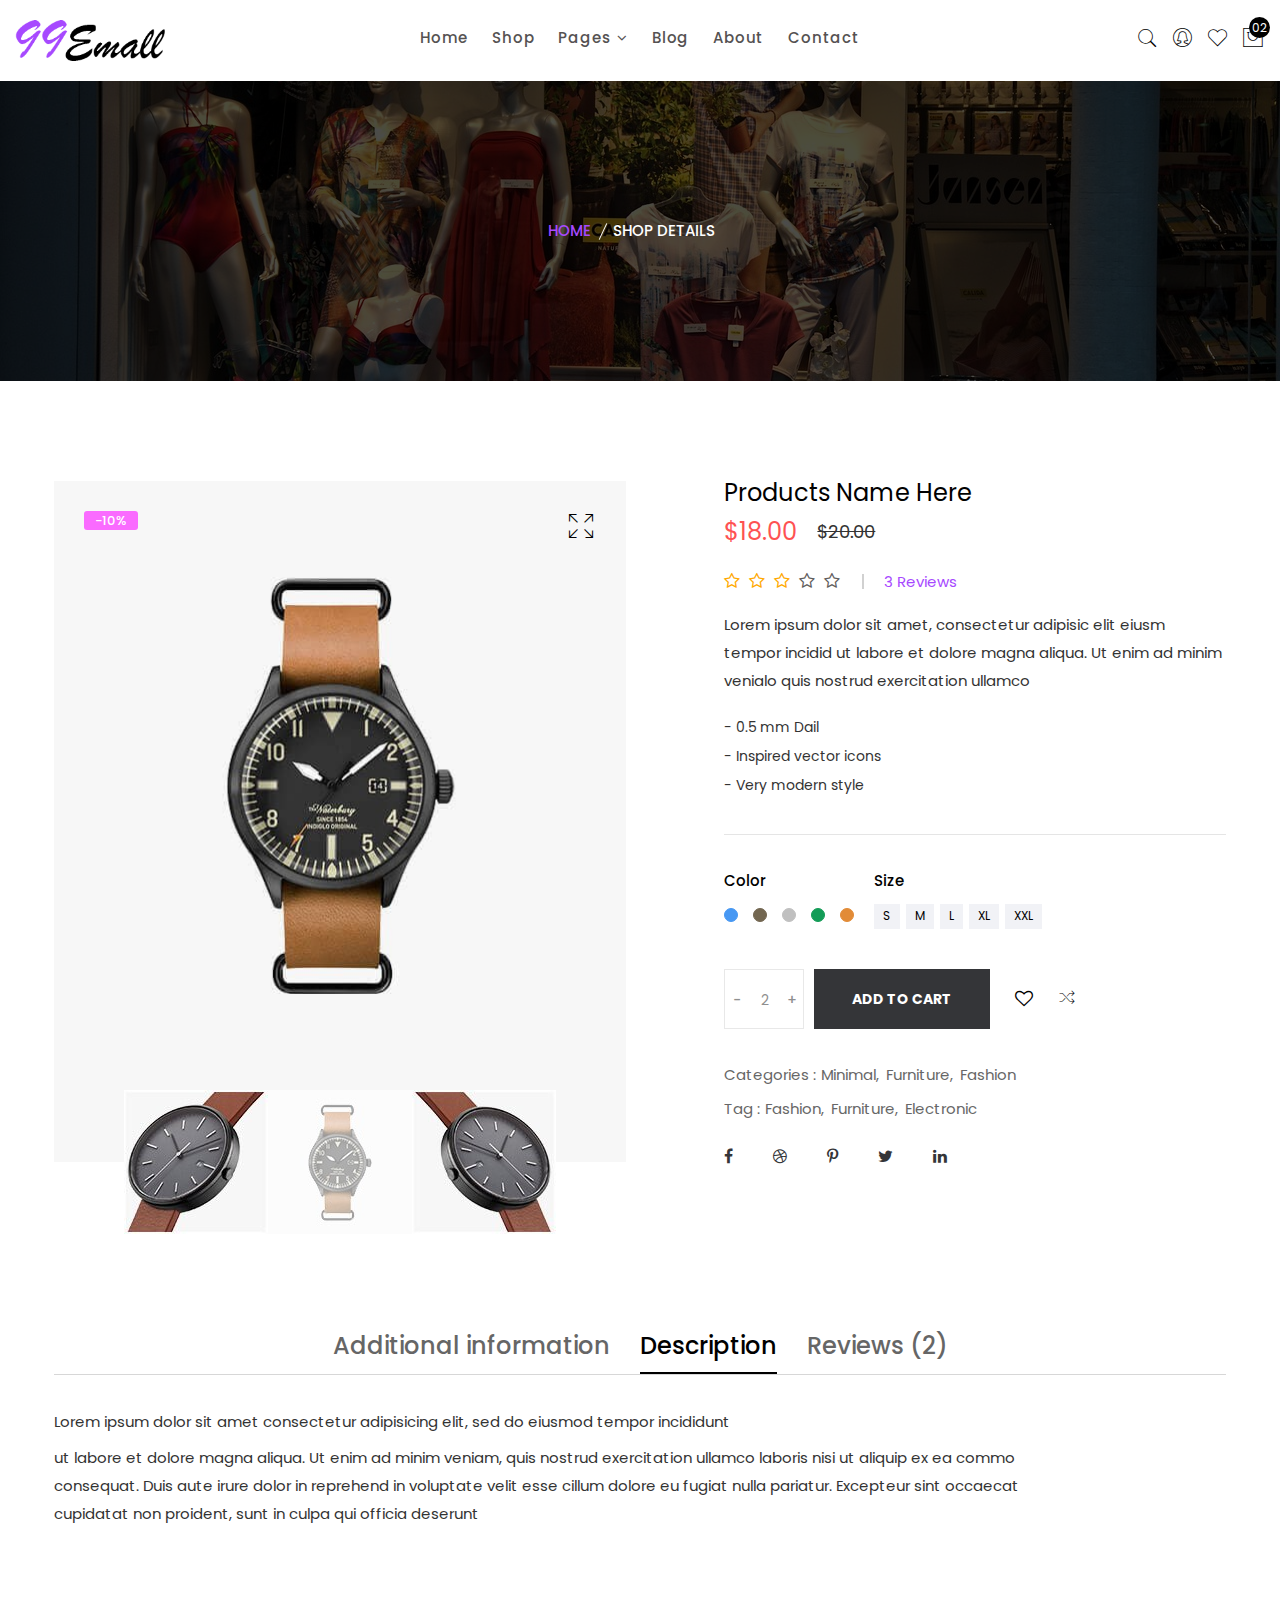
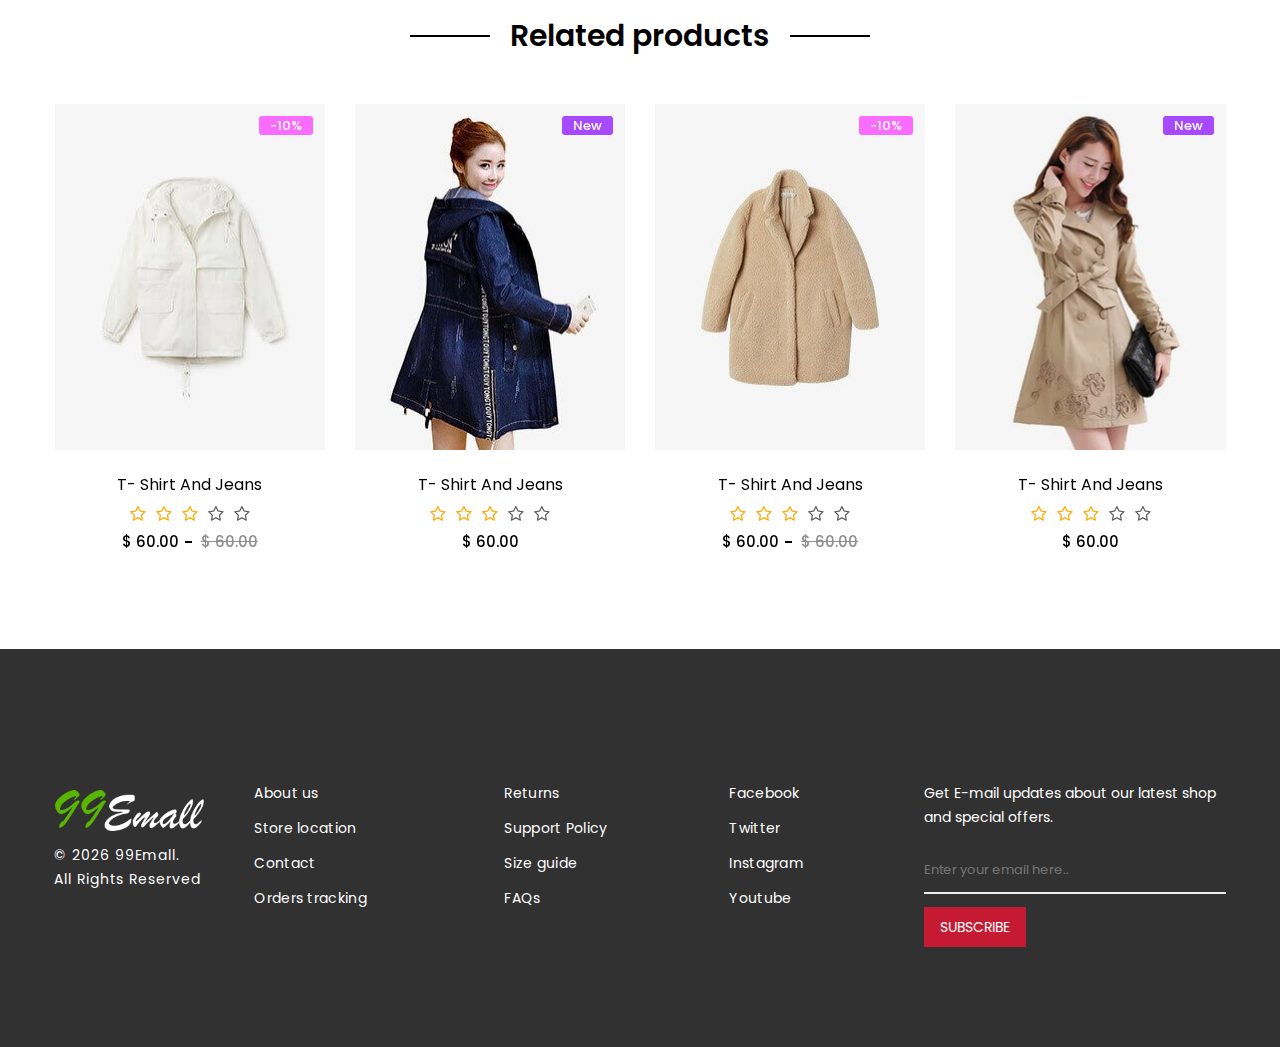
<file: product-details.html>
<!doctype html>
<html class="no-js" lang="zxx">

<head>
    <meta charset="utf-8">
    <meta http-equiv="x-ua-compatible" content="ie=edge">
    <title>99Emall - Minimal eCommerce HTML Template</title>
    <meta name="description" content="">
    <meta name="viewport" content="width=device-width, initial-scale=1">
    <!-- Favicon -->
    <link rel="shortcut icon" type="image/x-icon" href="assets/img/favicon.png">
    
    <!-- CSS
	============================================ -->
   
    <!-- Bootstrap CSS -->
    <link rel="stylesheet" href="assets/css/bootstrap.min.css">
    <!-- Icon Font CSS -->
    <link rel="stylesheet" href="assets/css/icons.min.css">
    <!-- Plugins CSS -->
    <link rel="stylesheet" href="assets/css/plugins.css">
    <!-- Main Style CSS -->
    <link rel="stylesheet" href="assets/css/style.css">
</head>

<body>
<header class="header-area clearfix">
    <div class="header-bottom sticky-bar header-res-padding header-padding-2">
        <div class="container-fluid">
            <div class="row">
                <div class="col-xl-2 col-lg-2 col-md-6 col-4">
                    <div class="logo">
                        <a href="index.html">
                            <img alt="" src="assets/img/logo/logo.png">
                        </a>
                    </div>
                </div>
                <div class="col-xl-8 col-lg-8 d-none d-lg-block">
                    <div class="main-menu">
                        <nav>
                            <ul>
                                <li><a href="index.html">Home</a></li>
                                <li><a href="shop.html">Shop</a></li>
                                <li><a href="#"> Pages <i class="fa fa-angle-down"></i></a>
                                    <ul class="submenu">
                                        <li><a href="about.html">about us</a></li>
                                        <li><a href="cart-page.html">cart page</a></li>
                                        <li><a href="checkout.html">checkout </a></li>
                                        <li><a href="wishlist.html">wishlist </a></li>
                                        <li><a href="my-account.html">my account</a></li>
                                        <li><a href="login-register.html">login / register </a></li>
                                        <li><a href="404.html">404 page </a></li>
                                    </ul>
                                </li>
                                <li><a href="blog.html">Blog</a></li>
                                <li><a href="about.html"> About </a></li>
                                <li><a href="contact.html"> Contact</a></li>
                            </ul>
                        </nav>
                    </div>
                </div>
                <div class="col-xl-2 col-lg-2 col-md-6 col-8">
                    <div class="header-right-wrap">
                        <div class="same-style header-search">
                            <a class="search-active" href="#"><i class="pe-7s-search"></i></a>
                            <div class="search-content">
                                <form action="#">
                                    <input type="text" placeholder="Search" />
                                    <button class="button-search"><i class="pe-7s-search"></i></button>
                                </form>
                            </div>
                        </div>
                        <div class="same-style account-satting">
                            <a class="account-satting-active" href="#"><i class="pe-7s-user-female"></i></a>
                            <div class="account-dropdown">
                                <ul>
                                    <li><a href="login-register.html">Login</a></li>
                                    <li><a href="login-register.html">Register</a></li>
                                    <li><a href="wishlist.html">Wishlist </a></li>
                                    <li><a href="my-account.html">my account</a></li>
                                </ul>
                            </div>
                        </div>
                        <div class="same-style header-wishlist">
                            <a href="wishlist.html"><i class="pe-7s-like"></i></a>
                        </div>
                        <div class="same-style cart-wrap">
                            <button class="icon-cart">
                                <i class="pe-7s-shopbag"></i>
                                <span class="count-style">02</span>
                            </button>
                            <div class="shopping-cart-content">
                                <ul>
                                    <li class="single-shopping-cart">
                                        <div class="shopping-cart-img">
                                            <a href="#"><img alt="" src="assets/img/cart/cart-1.png"></a>
                                        </div>
                                        <div class="shopping-cart-title">
                                            <h4><a href="#">T- Shart & Jeans </a></h4>
                                            <h6>Qty: 02</h6>
                                            <span>$260.00</span>
                                        </div>
                                        <div class="shopping-cart-delete">
                                            <a href="#"><i class="fa fa-times-circle"></i></a>
                                        </div>
                                    </li>
                                    <li class="single-shopping-cart">
                                        <div class="shopping-cart-img">
                                            <a href="#"><img alt="" src="assets/img/cart/cart-2.png"></a>
                                        </div>
                                        <div class="shopping-cart-title">
                                            <h4><a href="#">T- Shart & Jeans </a></h4>
                                            <h6>Qty: 02</h6>
                                            <span>$260.00</span>
                                        </div>
                                        <div class="shopping-cart-delete">
                                            <a href="#"><i class="fa fa-times-circle"></i></a>
                                        </div>
                                    </li>
                                </ul>
                                <div class="shopping-cart-total">
                                    <h4>Shipping : <span>$20.00</span></h4>
                                    <h4>Total : <span class="shop-total">$260.00</span></h4>
                                </div>
                                <div class="shopping-cart-btn btn-hover text-center">
                                    <a class="default-btn" href="cart-page.html">view cart</a>
                                    <a class="default-btn" href="checkout.html">checkout</a>
                                </div>
                            </div>
                        </div>
                    </div>
                </div>
            </div>
            <div class="mobile-menu-area">
                <div class="mobile-menu">
                    <nav id="mobile-menu-active">
                        <ul class="menu-overflow">
                            <li><a href="index.html">HOME</a></li>
                            <li><a href="shop.html">Shop</a></li>
                            <li><a href="shop.html">Collection</a></li>
                            <li><a href="#">Pages</a>
                                <ul>
                                    <li><a href="about.html">about us</a></li>
                                    <li><a href="cart-page.html">cart page</a></li>
                                    <li><a href="checkout.html">checkout </a></li>
                                    <li><a href="wishlist.html">wishlist </a></li>
                                    <li><a href="my-account.html">my account</a></li>
                                    <li><a href="login-register.html">login / register </a></li>
                                    <li><a href="404.html">404 page </a></li>
                                </ul>
                            </li>
                            <li><a href="blog.html">Blog</a></li>
                            <li><a href="about.html">About us</a></li>
                            <li><a href="contact.html">Contact</a></li>
                        </ul>
                    </nav>
                </div>
            </div>
        </div>
    </div>
</header>

<div class="breadcrumb-area pt-35 pb-35 bg-gray-3">
    <div class="container">
        <div class="breadcrumb-content text-center">
            <ul>
                <li>
                    <a href="index.html">Home</a>
                </li>
                <li class="active">Shop Details </li>
            </ul>
        </div>
    </div>
</div>

<div class="shop-area pt-100 pb-100">
    <div class="container">
        <div class="row">
            <div class="col-lg-6 col-md-6">
                <div class="product-details">
                    <div class="product-details-img">
                        <div class="tab-content jump"> 
                            <div id="shop-details-1" class="tab-pane large-img-style">
                                <img src="assets/img/product-details/large-1.jpg" alt="">
                                <span class="dec-price">-10%</span>
                                <div class="img-popup-wrap">
                                    <a class="img-popup" href="assets/img/product-details/b-large-1.jpg"><i class="pe-7s-expand1"></i></a>
                                </div>
                            </div>
                            <div id="shop-details-2" class="tab-pane active large-img-style">
                                <img src="assets/img/product-details/large-2.jpg" alt="">
                                <span class="dec-price">-10%</span>
                                <div class="img-popup-wrap">
                                    <a class="img-popup" href="assets/img/product-details/b-large-2.jpg"><i class="pe-7s-expand1"></i></a>
                                </div>
                            </div>
                            <div id="shop-details-3" class="tab-pane large-img-style">
                                <img src="assets/img/product-details/large-3.jpg" alt="">
                                <span class="dec-price">-10%</span>
                                <div class="img-popup-wrap">
                                    <a class="img-popup" href="assets/img/product-details/b-large-3.jpg"><i class="pe-7s-expand1"></i></a>
                                </div>
                            </div>
                        </div>
                        <div class="shop-details-tab nav">
                            <a class="shop-details-overly" href="#shop-details-1" data-bs-toggle="tab">
                                <img src="assets/img/product-details/small-1.jpg" alt="">
                            </a>
                            <a class="shop-details-overly active" href="#shop-details-2" data-bs-toggle="tab">
                                <img src="assets/img/product-details/small-2.jpg" alt="">
                            </a>
                            <a class="shop-details-overly" href="#shop-details-3" data-bs-toggle="tab">
                                <img src="assets/img/product-details/small-3.jpg" alt="">
                            </a>
                        </div>
                    </div>
                </div>
            </div>
            <div class="col-lg-6 col-md-6">
                <div class="product-details-content ml-70">
                    <h2>Products Name Here</h2>
                    <div class="product-details-price">
                        <span>$18.00 </span>
                        <span class="old">$20.00 </span>
                    </div>
                    <div class="pro-details-rating-wrap">
                        <div class="pro-details-rating">
                            <i class="fa fa-star-o yellow"></i>
                            <i class="fa fa-star-o yellow"></i>
                            <i class="fa fa-star-o yellow"></i>
                            <i class="fa fa-star-o"></i>
                            <i class="fa fa-star-o"></i>
                        </div>
                        <span><a href="#">3 Reviews</a></span>
                    </div>
                    <p>Lorem ipsum dolor sit amet, consectetur adipisic elit eiusm tempor incidid ut labore et dolore magna aliqua. Ut enim ad minim venialo quis nostrud exercitation ullamco</p>
                    <div class="pro-details-list">
                        <ul>
                            <li>- 0.5 mm Dail</li>
                            <li>- Inspired vector icons</li>
                            <li>- Very modern style  </li>
                        </ul>
                    </div>
                    <div class="pro-details-size-color">
                        <div class="pro-details-color-wrap">
                            <span>Color</span>
                            <div class="pro-details-color-content">
                                <ul>
                                    <li class="blue"></li>
                                    <li class="maroon active"></li>
                                    <li class="gray"></li>
                                    <li class="green"></li>
                                    <li class="yellow"></li>
                                </ul>
                            </div>
                        </div>
                        <div class="pro-details-size">
                            <span>Size</span>
                            <div class="pro-details-size-content">
                                <ul>
                                    <li><a href="#">s</a></li>
                                    <li><a href="#">m</a></li>
                                    <li><a href="#">l</a></li>
                                    <li><a href="#">xl</a></li>
                                    <li><a href="#">xxl</a></li>
                                </ul>
                            </div>
                        </div>
                    </div>
                    <div class="pro-details-quality">
                        <div class="cart-plus-minus">
                            <input class="cart-plus-minus-box" type="text" name="qtybutton" value="2">
                        </div>
                        <div class="pro-details-cart btn-hover">
                            <a href="#">Add To Cart</a>
                        </div>
                        <div class="pro-details-wishlist">
                            <a href="#"><i class="fa fa-heart-o"></i></a>
                        </div>
                        <div class="pro-details-compare">
                            <a href="#"><i class="pe-7s-shuffle"></i></a>
                        </div>
                    </div>
                    <div class="pro-details-meta">
                        <span>Categories :</span>
                        <ul>
                            <li><a href="#">Minimal,</a></li>
                            <li><a href="#">Furniture,</a></li>
                            <li><a href="#">Fashion</a></li>
                        </ul>
                    </div>
                    <div class="pro-details-meta">
                        <span>Tag :</span>
                        <ul>
                            <li><a href="#">Fashion, </a></li>
                            <li><a href="#">Furniture,</a></li>
                            <li><a href="#">Electronic</a></li>
                        </ul>
                    </div>
                    <div class="pro-details-social">
                        <ul>
                            <li><a href="#"><i class="fa fa-facebook"></i></a></li>
                            <li><a href="#"><i class="fa fa-dribbble"></i></a></li>
                            <li><a href="#"><i class="fa fa-pinterest-p"></i></a></li>
                            <li><a href="#"><i class="fa fa-twitter"></i></a></li>
                            <li><a href="#"><i class="fa fa-linkedin"></i></a></li>
                        </ul>
                    </div>
                </div>
            </div>
        </div>
    </div>
</div>

<div class="description-review-area pb-90">
    <div class="container">
        <div class="description-review-wrapper">
            <div class="description-review-topbar nav">
                <a data-bs-toggle="tab" href="#des-details1">Additional information</a>
                <a class="active" data-bs-toggle="tab" href="#des-details2">Description</a>
                <a data-bs-toggle="tab" href="#des-details3">Reviews (2)</a>
            </div>
            <div class="tab-content description-review-bottom">
                <div id="des-details2" class="tab-pane active">
                    <div class="product-description-wrapper">
                        <p>Lorem ipsum dolor sit amet consectetur adipisicing elit, sed do eiusmod tempor incididunt</p>
                        <p>ut labore et dolore magna aliqua. Ut enim ad minim veniam, quis nostrud exercitation ullamco laboris nisi ut aliquip ex ea commo consequat. Duis aute irure dolor in reprehend in voluptate velit esse cillum dolore eu fugiat nulla pariatur. Excepteur sint occaecat cupidatat non proident, sunt in culpa qui officia deserunt </p>
                    </div>
                </div>
                <div id="des-details1" class="tab-pane ">
                    <div class="product-anotherinfo-wrapper">
                        <ul>
                            <li><span>Weight</span> 400 g</li>
                            <li><span>Dimensions</span>10 x 10 x 15 cm </li>
                            <li><span>Materials</span> 60% cotton, 40% polyester</li>
                            <li><span>Other Info</span> American heirloom jean shorts pug seitan letterpress</li>
                        </ul>
                    </div>
                </div>
                <div id="des-details3" class="tab-pane">
                    <div class="row">
                        <div class="col-lg-7">
                            <div class="review-wrapper">
                                <div class="single-review">
                                    <div class="review-img">
                                        <img src="assets/img/testimonial/1.jpg" alt="">
                                    </div>
                                    <div class="review-content">
                                        <div class="review-top-wrap">
                                            <div class="review-left">
                                                <div class="review-name">
                                                    <h4>White Lewis</h4>
                                                </div>
                                                <div class="review-rating">
                                                    <i class="fa fa-star"></i>
                                                    <i class="fa fa-star"></i>
                                                    <i class="fa fa-star"></i>
                                                    <i class="fa fa-star"></i>
                                                    <i class="fa fa-star"></i>
                                                </div>
                                            </div>
                                            <div class="review-left">
                                                <a href="#">Reply</a>
                                            </div>
                                        </div>
                                        <div class="review-bottom">
                                            <p>Vestibulum ante ipsum primis aucibus orci luctustrices posuere cubilia Curae Suspendisse viverra ed viverra. Mauris ullarper euismod vehicula. Phasellus quam nisi, congue id nulla.</p>
                                        </div>
                                    </div>
                                </div>
                                <div class="single-review child-review">
                                    <div class="review-img">
                                        <img src="assets/img/testimonial/2.jpg" alt="">
                                    </div>
                                    <div class="review-content">
                                        <div class="review-top-wrap">
                                            <div class="review-left">
                                                <div class="review-name">
                                                    <h4>White Lewis</h4>
                                                </div>
                                                <div class="review-rating">
                                                    <i class="fa fa-star"></i>
                                                    <i class="fa fa-star"></i>
                                                    <i class="fa fa-star"></i>
                                                    <i class="fa fa-star"></i>
                                                    <i class="fa fa-star"></i>
                                                </div>
                                            </div>
                                            <div class="review-left">
                                                <a href="#">Reply</a>
                                            </div>
                                        </div>
                                        <div class="review-bottom">
                                            <p>Vestibulum ante ipsum primis aucibus orci luctustrices posuere cubilia Curae Sus pen disse viverra ed viverra. Mauris ullarper euismod vehicula. </p>
                                        </div>
                                    </div>
                                </div>
                            </div>
                        </div>
                        <div class="col-lg-5">
                            <div class="ratting-form-wrapper pl-50">
                                <h3>Add a Review</h3>
                                <div class="ratting-form">
                                    <form action="#">
                                        <div class="star-box">
                                            <span>Your rating:</span>
                                            <div class="ratting-star">
                                                <i class="fa fa-star"></i>
                                                <i class="fa fa-star"></i>
                                                <i class="fa fa-star"></i>
                                                <i class="fa fa-star"></i>
                                                <i class="fa fa-star"></i>
                                            </div>
                                        </div>
                                        <div class="row">
                                            <div class="col-md-6">
                                                <div class="rating-form-style mb-10">
                                                    <input placeholder="Name" type="text">
                                                </div>
                                            </div>
                                            <div class="col-md-6">
                                                <div class="rating-form-style mb-10">
                                                    <input placeholder="Email" type="email">
                                                </div>
                                            </div>
                                            <div class="col-md-12">
                                                <div class="rating-form-style form-submit">
                                                    <textarea name="Your Review" placeholder="Message"></textarea>
                                                    <input type="submit" value="Submit">
                                                </div>
                                            </div>
                                        </div>
                                    </form>
                                </div>
                            </div>
                        </div>
                    </div>
                </div>
            </div>
        </div>
    </div>
</div>

<div class="related-product-area pb-95">
    <div class="container">
        <div class="section-title text-center mb-50">
            <h2>Related products</h2>
        </div>
        <div class="related-product-active owl-carousel owl-dot-none">
            <div class="product-wrap">
                <div class="product-img">
                    <a href="product-details.html">
                        <img class="default-img" src="assets/img/product/pro-1.jpg" alt="">
                        <img class="hover-img" src="assets/img/product/pro-1-1.jpg" alt="">
                    </a>
                    <span class="pink">-10%</span>
                    <div class="product-action">
                        <div class="pro-same-action pro-wishlist">
                            <a title="Wishlist" href="#"><i class="pe-7s-like"></i></a>
                        </div>
                        <div class="pro-same-action pro-cart">
                            <a title="Add To Cart" href="#"><i class="pe-7s-cart"></i> Add to cart</a>
                        </div>
                        <div class="pro-same-action pro-quickview">
                            <a title="Quick View" href="#" data-bs-toggle="modal" data-bs-target="#exampleModal"><i class="pe-7s-look"></i></a>
                        </div>
                    </div>
                </div>
                <div class="product-content text-center">
                    <h3><a href="product-details.html">T- Shirt And Jeans</a></h3>
                    <div class="product-rating">
                        <i class="fa fa-star-o yellow"></i>
                        <i class="fa fa-star-o yellow"></i>
                        <i class="fa fa-star-o yellow"></i>
                        <i class="fa fa-star-o"></i>
                        <i class="fa fa-star-o"></i>
                    </div>
                    <div class="product-price">
                        <span>$ 60.00</span>
                        <span class="old">$ 60.00</span>
                    </div>
                </div>
            </div>
            <div class="product-wrap">
                <div class="product-img">
                    <a href="product-details.html">
                        <img class="default-img" src="assets/img/product/pro-2.jpg" alt="">
                        <img class="hover-img" src="assets/img/product/pro-2-1.jpg" alt="">
                    </a>
                    <span class="purple">New</span>
                    <div class="product-action">
                        <div class="pro-same-action pro-wishlist">
                            <a title="Wishlist" href="#"><i class="pe-7s-like"></i></a>
                        </div>
                        <div class="pro-same-action pro-cart">
                            <a title="Add To Cart" href="#"><i class="pe-7s-cart"></i> Add to cart</a>
                        </div>
                        <div class="pro-same-action pro-quickview">
                            <a title="Quick View" href="#" data-bs-toggle="modal" data-bs-target="#exampleModal"><i class="pe-7s-look"></i></a>
                        </div>
                    </div>
                </div>
                <div class="product-content text-center">
                    <h3><a href="product-details.html">T- Shirt And Jeans</a></h3>
                    <div class="product-rating">
                        <i class="fa fa-star-o yellow"></i>
                        <i class="fa fa-star-o yellow"></i>
                        <i class="fa fa-star-o yellow"></i>
                        <i class="fa fa-star-o"></i>
                        <i class="fa fa-star-o"></i>
                    </div>
                    <div class="product-price">
                        <span>$ 60.00</span>
                    </div>
                </div>
            </div>
            <div class="product-wrap">
                <div class="product-img">
                    <a href="product-details.html">
                        <img class="default-img" src="assets/img/product/pro-3.jpg" alt="">
                        <img class="hover-img" src="assets/img/product/pro-3-1.jpg" alt="">
                    </a>
                    <span class="pink">-10%</span>
                    <div class="product-action">
                        <div class="pro-same-action pro-wishlist">
                            <a title="Wishlist" href="#"><i class="pe-7s-like"></i></a>
                        </div>
                        <div class="pro-same-action pro-cart">
                            <a title="Add To Cart" href="#"><i class="pe-7s-cart"></i> Add to cart</a>
                        </div>
                        <div class="pro-same-action pro-quickview">
                            <a title="Quick View" href="#" data-bs-toggle="modal" data-bs-target="#exampleModal"><i class="pe-7s-look"></i></a>
                        </div>
                    </div>
                </div>
                <div class="product-content text-center">
                    <h3><a href="product-details.html">T- Shirt And Jeans</a></h3>
                    <div class="product-rating">
                        <i class="fa fa-star-o yellow"></i>
                        <i class="fa fa-star-o yellow"></i>
                        <i class="fa fa-star-o yellow"></i>
                        <i class="fa fa-star-o"></i>
                        <i class="fa fa-star-o"></i>
                    </div>
                    <div class="product-price">
                        <span>$ 60.00</span>
                        <span class="old">$ 60.00</span>
                    </div>
                </div>
            </div>
            <div class="product-wrap">
                <div class="product-img">
                    <a href="product-details.html">
                        <img class="default-img" src="assets/img/product/pro-4.jpg" alt="">
                        <img class="hover-img" src="assets/img/product/pro-4-1.jpg" alt="">
                    </a>
                    <span class="purple">New</span>
                    <div class="product-action">
                        <div class="pro-same-action pro-wishlist">
                            <a title="Wishlist" href="#"><i class="pe-7s-like"></i></a>
                        </div>
                        <div class="pro-same-action pro-cart">
                            <a title="Add To Cart" href="#"><i class="pe-7s-cart"></i> Add to cart</a>
                        </div>
                        <div class="pro-same-action pro-quickview">
                            <a title="Quick View" href="#" data-bs-toggle="modal" data-bs-target="#exampleModal"><i class="pe-7s-look"></i></a>
                        </div>
                    </div>
                </div>
                <div class="product-content text-center">
                    <h3><a href="product-details.html">T- Shirt And Jeans</a></h3>
                    <div class="product-rating">
                        <i class="fa fa-star-o yellow"></i>
                        <i class="fa fa-star-o yellow"></i>
                        <i class="fa fa-star-o yellow"></i>
                        <i class="fa fa-star-o"></i>
                        <i class="fa fa-star-o"></i>
                    </div>
                    <div class="product-price">
                        <span>$ 60.00</span>
                    </div>
                </div>
            </div>
            <div class="product-wrap">
                <div class="product-img">
                    <a href="product-details.html">
                        <img class="default-img" src="assets/img/product/pro-5.jpg" alt="">
                        <img class="hover-img" src="assets/img/product/pro-5-1.jpg" alt="">
                    </a>
                    <span class="pink">-10%</span>
                    <div class="product-action">
                        <div class="pro-same-action pro-wishlist">
                            <a title="Wishlist" href="#"><i class="pe-7s-like"></i></a>
                        </div>
                        <div class="pro-same-action pro-cart">
                            <a title="Add To Cart" href="#"><i class="pe-7s-cart"></i> Add to cart</a>
                        </div>
                        <div class="pro-same-action pro-quickview">
                            <a title="Quick View" href="#" data-bs-toggle="modal" data-bs-target="#exampleModal"><i class="pe-7s-look"></i></a>
                        </div>
                    </div>
                </div>
                <div class="product-content text-center">
                    <h3><a href="product-details.html">T- Shirt And Jeans</a></h3>
                    <div class="product-rating">
                        <i class="fa fa-star-o yellow"></i>
                        <i class="fa fa-star-o yellow"></i>
                        <i class="fa fa-star-o yellow"></i>
                        <i class="fa fa-star-o"></i>
                        <i class="fa fa-star-o"></i>
                    </div>
                    <div class="product-price">
                        <span>$ 60.00</span>
                        <span class="old">$ 60.00</span>
                    </div>
                </div>
            </div>
        </div>
    </div>
</div>

<footer class="footer-area bg-gray pt-100 pb-70">
    <div class="container">
        <div class="row">
            <div class="col-lg-2 col-md-4 col-sm-4">
                <div class="copyright mb-30">
                    <div class="footer-logo">
                        <a href="index.html">
                            <img alt="" src="assets/img/logo/logo.png">
                        </a>
                    </div>
                    <p>© <span class="year"></span> <a href="#">99Emall</a>.<br> All Rights Reserved</p>
                </div>
            </div>
            <div class="col-lg-2 col-md-4 col-sm-4">
                <div class="footer-widget mb-30 ml-30">
                    <div class="footer-title">
                        <h3>ABOUT US</h3>
                    </div>
                    <div class="footer-list">
                        <ul>
                            <li><a href="about.html">About us</a></li>
                            <li><a href="#">Store location</a></li>
                            <li><a href="contact.html">Contact</a></li>
                            <li><a href="#">Orders tracking</a></li>
                        </ul>
                    </div>
                </div>
            </div>
            <div class="col-lg-2 col-md-4 col-sm-4">
                <div class="footer-widget mb-30 ml-50">
                    <div class="footer-title">
                        <h3>USEFUL LINKS</h3>
                    </div>
                    <div class="footer-list">
                        <ul>
                            <li><a href="#">Returns</a></li>
                            <li><a href="#">Support Policy</a></li>
                            <li><a href="#">Size guide</a></li>
                            <li><a href="#">FAQs</a></li>
                        </ul>
                    </div>
                </div>
            </div>
            <div class="col-lg-2 col-md-6 col-sm-6">
                <div class="footer-widget mb-30 ml-75">
                    <div class="footer-title">
                        <h3>FOLLOW US</h3>
                    </div>
                    <div class="footer-list">
                        <ul>
                            <li><a href="#">Facebook</a></li>
                            <li><a href="#">Twitter</a></li>
                            <li><a href="#">Instagram</a></li>
                            <li><a href="#">Youtube</a></li>
                        </ul>
                    </div>
                </div>
            </div>
            <div class="col-lg-4 col-md-6 col-sm-6">
                <div class="footer-widget mb-30 ml-70">
                    <div class="footer-title">
                        <h3>SUBSCRIBE</h3>
                    </div>
                    <div class="subscribe-style">
                        <p>Get E-mail updates about our latest shop and special offers.</p>
                        <div id="mc_embed_signup" class="subscribe-form">
                            <form id="mc-embedded-subscribe-form" class="validate">
                                <div id="mc_embed_signup_scroll" class="mc-form">
                                    <input class="email" type="email" required="" placeholder="Enter your email here.." name="EMAIL" value="">
                                    <div class="mc-news" aria-hidden="true">
                                        <input type="text" value="">
                                    </div>
                                    <div class="clear">
                                        <input id="mc-embedded-subscribe" class="button" type="submit" name="subscribe" value="Subscribe">
                                    </div>
                                </div>
                            </form>
                        </div>
                    </div>
                </div>
            </div>
        </div>
    </div>
</footer>

<!-- Modal -->
<div class="modal fade" id="exampleModal" tabindex="-1" role="dialog">
    <div class="modal-dialog" role="document">
        <div class="modal-content">
            <div class="modal-header">
                <button type="button" class="btn-close" data-bs-dismiss="modal" aria-label="Close"></button>
            </div>
            <div class="modal-body">
                <div class="row">
                    <div class="col-md-5 col-sm-12 col-xs-12">
                        <div class="tab-content quickview-big-img">
                            <div id="pro-1" class="tab-pane fade show active">
                                <img src="assets/img/product/quickview-l1.jpg" alt="">
                            </div>
                            <div id="pro-2" class="tab-pane fade">
                                <img src="assets/img/product/quickview-l2.jpg" alt="">
                            </div>
                            <div id="pro-3" class="tab-pane fade">
                                <img src="assets/img/product/quickview-l3.jpg" alt="">
                            </div>
                            <div id="pro-4" class="tab-pane fade">
                                <img src="assets/img/product/quickview-l2.jpg" alt="">
                            </div>
                        </div>
                        <!-- Thumbnail Large Image End -->
                        <!-- Thumbnail Image End -->
                        <div class="quickview-wrap mt-15">
                            <div class="quickview-slide-active owl-carousel nav nav-style-1" role="tablist">
                                <a class="active" data-bs-toggle="tab" href="#pro-1"><img src="assets/img/product/quickview-s1.jpg" alt=""></a>
                                <a data-bs-toggle="tab" href="#pro-2"><img src="assets/img/product/quickview-s2.jpg" alt=""></a>
                                <a data-bs-toggle="tab" href="#pro-3"><img src="assets/img/product/quickview-s3.jpg" alt=""></a>
                                <a data-bs-toggle="tab" href="#pro-4"><img src="assets/img/product/quickview-s2.jpg" alt=""></a>
                            </div>
                        </div>
                    </div>
                    <div class="col-md-7 col-sm-12 col-xs-12">
                        <div class="product-details-content quickview-content">
                            <h2>Products Name Here</h2>
                            <div class="product-details-price">
                                <span>$18.00 </span>
                                <span class="old">$20.00 </span>
                            </div>
                            <div class="pro-details-rating-wrap">
                                <div class="pro-details-rating">
                                    <i class="fa fa-star-o yellow"></i>
                                    <i class="fa fa-star-o yellow"></i>
                                    <i class="fa fa-star-o yellow"></i>
                                    <i class="fa fa-star-o"></i>
                                    <i class="fa fa-star-o"></i>
                                </div>
                                <span>3 Reviews</span>
                            </div>
                            <p>Lorem ipsum dolor sit amet, consectetur adipisic elit eiusm tempor incidid ut labore et dolore magna aliqua. Ut enim ad minim venialo quis nostrud exercitation ullamco</p>
                            <div class="pro-details-list">
                                <ul>
                                    <li>- 0.5 mm Dail</li>
                                    <li>- Inspired vector icons</li>
                                    <li>- Very modern style  </li>
                                </ul>
                            </div>
                            <div class="pro-details-size-color">
                                <div class="pro-details-color-wrap">
                                    <span>Color</span>
                                    <div class="pro-details-color-content">
                                        <ul>
                                            <li class="blue"></li>
                                            <li class="maroon active"></li>
                                            <li class="gray"></li>
                                            <li class="green"></li>
                                            <li class="yellow"></li>
                                        </ul>
                                    </div>
                                </div>
                                <div class="pro-details-size">
                                    <span>Size</span>
                                    <div class="pro-details-size-content">
                                        <ul>
                                            <li><a href="#">s</a></li>
                                            <li><a href="#">m</a></li>
                                            <li><a href="#">l</a></li>
                                            <li><a href="#">xl</a></li>
                                            <li><a href="#">xxl</a></li>
                                        </ul>
                                    </div>
                                </div>
                            </div>
                            <div class="pro-details-quality">
                                <div class="cart-plus-minus">
                                    <input class="cart-plus-minus-box" type="text" name="qtybutton" value="2">
                                </div>
                                <div class="pro-details-cart btn-hover">
                                    <a href="#">Add To Cart</a>
                                </div>
                                <div class="pro-details-wishlist">
                                    <a href="#"><i class="fa fa-heart-o"></i></a>
                                </div>
                                <div class="pro-details-compare">
                                    <a href="#"><i class="pe-7s-shuffle"></i></a>
                                </div>
                            </div>
                            <div class="pro-details-meta">
                                <span>Categories :</span>
                                <ul>
                                    <li><a href="#">Minimal,</a></li>
                                    <li><a href="#">Furniture,</a></li>
                                    <li><a href="#">Electronic</a></li>
                                </ul>
                            </div>
                            <div class="pro-details-meta">
                                <span>Tag :</span>
                                <ul>
                                    <li><a href="#">Fashion, </a></li>
                                    <li><a href="#">Furniture,</a></li>
                                    <li><a href="#">Electronic</a></li>
                                </ul>
                            </div>
                            <div class="pro-details-social">
                                <ul>
                                    <li><a href="#"><i class="fa fa-facebook"></i></a></li>
                                    <li><a href="#"><i class="fa fa-dribbble"></i></a></li>
                                    <li><a href="#"><i class="fa fa-pinterest-p"></i></a></li>
                                    <li><a href="#"><i class="fa fa-twitter"></i></a></li>
                                    <li><a href="#"><i class="fa fa-linkedin"></i></a></li>
                                </ul>
                            </div>
                        </div>
                    </div>
                </div>
            </div>
        </div>
    </div>
</div>
<!-- Modal end -->

<!-- All JS is here
============================================ -->

<script src="assets/js/vendor/modernizr-3.11.7.min.js"></script>
<script src="assets/js/vendor/jquery-v3.6.0.min.js"></script>
<script src="assets/js/vendor/jquery-migrate-v3.3.2.min.js"></script>
<script src="assets/js/vendor/popper.min.js"></script>
<script src="assets/js/vendor/bootstrap.min.js"></script>
<script src="assets/js/plugins.js"></script>
<!-- Ajax Mail -->
<script src="assets/js/ajax-mail.js"></script>
<!-- Main JS -->
<script src="assets/js/main.js"></script>

</body>

</html>
</file>
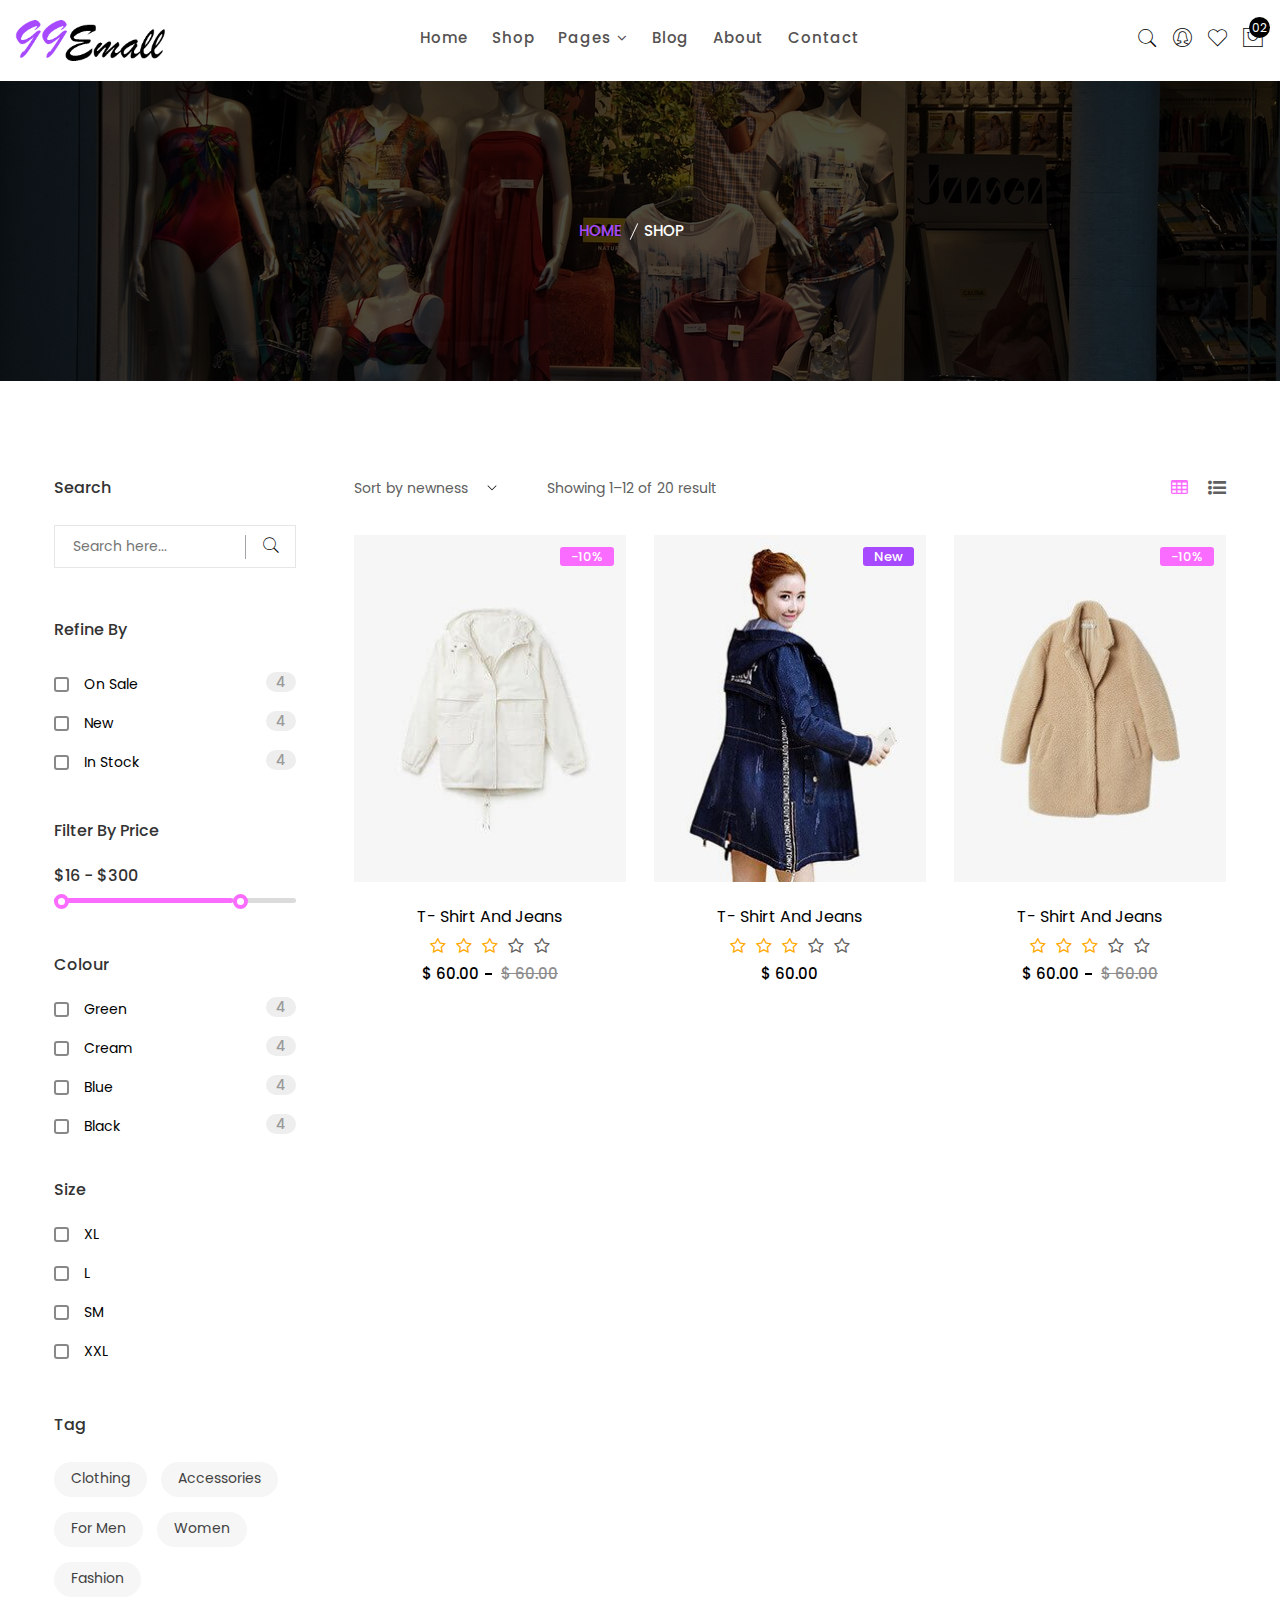
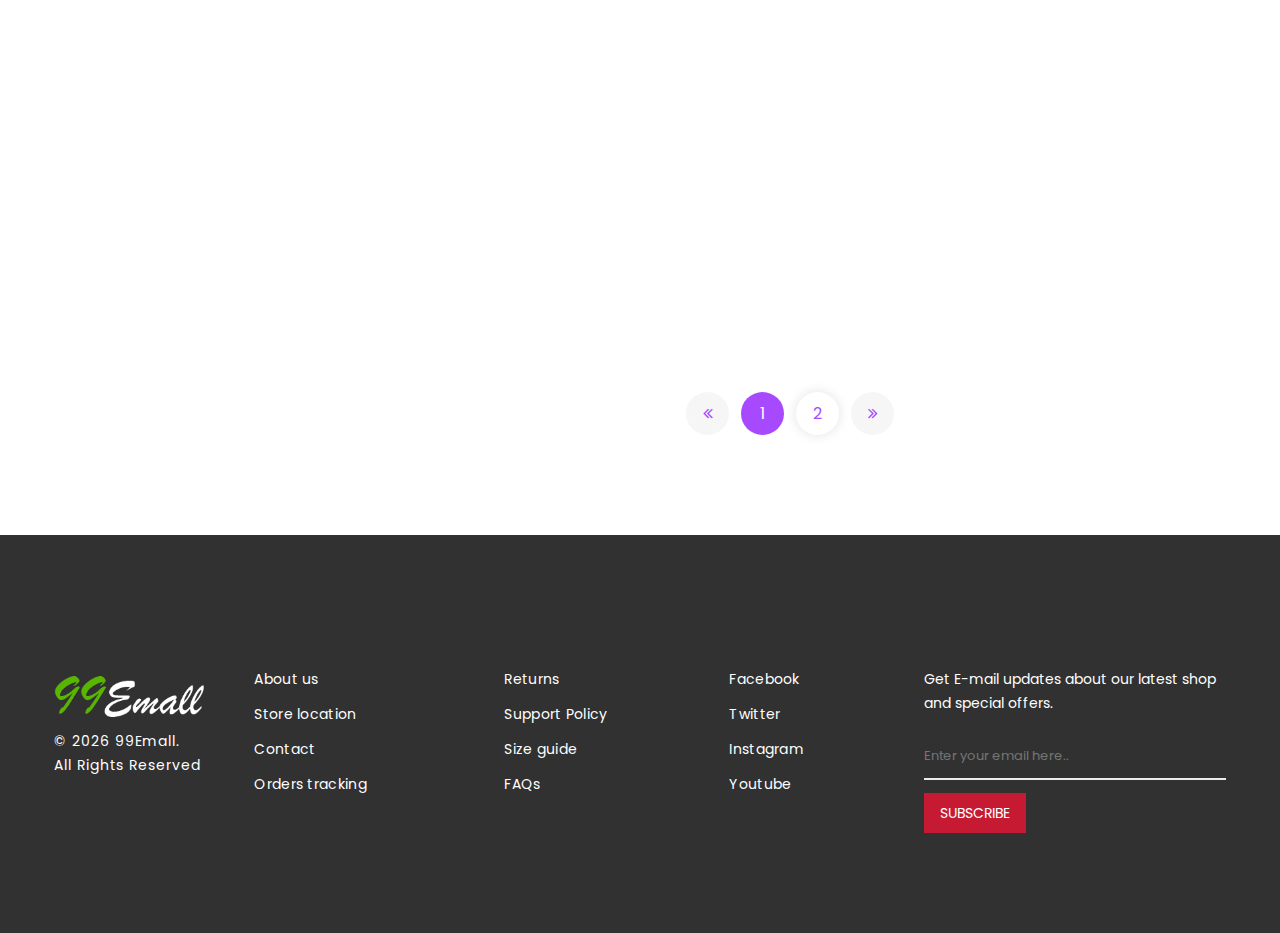
<file: shop.html>
<!doctype html>
<html class="no-js" lang="zxx">

<head>
    <meta charset="utf-8">
    <meta http-equiv="x-ua-compatible" content="ie=edge">
    <title>99Emall - Minimal eCommerce HTML Template</title>
    <meta name="description" content="">
    <meta name="viewport" content="width=device-width, initial-scale=1">
    <!-- Favicon -->
    <link rel="shortcut icon" type="image/x-icon" href="assets/img/favicon.png">
    
    <!-- CSS
	============================================ -->
   
    <!-- Bootstrap CSS -->
    <link rel="stylesheet" href="assets/css/bootstrap.min.css">
    <!-- Icon Font CSS -->
    <link rel="stylesheet" href="assets/css/icons.min.css">
    <!-- Plugins CSS -->
    <link rel="stylesheet" href="assets/css/plugins.css">
    <!-- Main Style CSS -->
    <link rel="stylesheet" href="assets/css/style.css">
</head>

<body>
<header class="header-area clearfix">
    <div class="header-bottom sticky-bar header-res-padding header-padding-2">
        <div class="container-fluid">
            <div class="row">
                <div class="col-xl-2 col-lg-2 col-md-6 col-4">
                    <div class="logo">
                        <a href="index.html">
                            <img alt="" src="assets/img/logo/logo.png">
                        </a>
                    </div>
                </div>
                <div class="col-xl-8 col-lg-8 d-none d-lg-block">
                    <div class="main-menu">
                        <nav>
                            <ul>
                                <li><a href="index.html">Home</a></li>
                                <li><a href="shop.html">Shop</a></li>
                                <li><a href="#"> Pages <i class="fa fa-angle-down"></i></a>
                                    <ul class="submenu">
                                        <li><a href="about.html">about us</a></li>
                                        <li><a href="cart-page.html">cart page</a></li>
                                        <li><a href="checkout.html">checkout </a></li>
                                        <li><a href="wishlist.html">wishlist </a></li>
                                        <li><a href="my-account.html">my account</a></li>
                                        <li><a href="login-register.html">login / register </a></li>
                                        <li><a href="404.html">404 page </a></li>
                                    </ul>
                                </li>
                                <li><a href="blog.html">Blog</a></li>
                                <li><a href="about.html"> About </a></li>
                                <li><a href="contact.html"> Contact</a></li>
                            </ul>
                        </nav>
                    </div>
                </div>
                <div class="col-xl-2 col-lg-2 col-md-6 col-8">
                    <div class="header-right-wrap">
                        <div class="same-style header-search">
                            <a class="search-active" href="#"><i class="pe-7s-search"></i></a>
                            <div class="search-content">
                                <form action="#">
                                    <input type="text" placeholder="Search" />
                                    <button class="button-search"><i class="pe-7s-search"></i></button>
                                </form>
                            </div>
                        </div>
                        <div class="same-style account-satting">
                            <a class="account-satting-active" href="#"><i class="pe-7s-user-female"></i></a>
                            <div class="account-dropdown">
                                <ul>
                                    <li><a href="login-register.html">Login</a></li>
                                    <li><a href="login-register.html">Register</a></li>
                                    <li><a href="wishlist.html">Wishlist </a></li>
                                    <li><a href="my-account.html">my account</a></li>
                                </ul>
                            </div>
                        </div>
                        <div class="same-style header-wishlist">
                            <a href="wishlist.html"><i class="pe-7s-like"></i></a>
                        </div>
                        <div class="same-style cart-wrap">
                            <button class="icon-cart">
                                <i class="pe-7s-shopbag"></i>
                                <span class="count-style">02</span>
                            </button>
                            <div class="shopping-cart-content">
                                <ul>
                                    <li class="single-shopping-cart">
                                        <div class="shopping-cart-img">
                                            <a href="#"><img alt="" src="assets/img/cart/cart-1.png"></a>
                                        </div>
                                        <div class="shopping-cart-title">
                                            <h4><a href="#">T- Shart & Jeans </a></h4>
                                            <h6>Qty: 02</h6>
                                            <span>$260.00</span>
                                        </div>
                                        <div class="shopping-cart-delete">
                                            <a href="#"><i class="fa fa-times-circle"></i></a>
                                        </div>
                                    </li>
                                    <li class="single-shopping-cart">
                                        <div class="shopping-cart-img">
                                            <a href="#"><img alt="" src="assets/img/cart/cart-2.png"></a>
                                        </div>
                                        <div class="shopping-cart-title">
                                            <h4><a href="#">T- Shart & Jeans </a></h4>
                                            <h6>Qty: 02</h6>
                                            <span>$260.00</span>
                                        </div>
                                        <div class="shopping-cart-delete">
                                            <a href="#"><i class="fa fa-times-circle"></i></a>
                                        </div>
                                    </li>
                                </ul>
                                <div class="shopping-cart-total">
                                    <h4>Shipping : <span>$20.00</span></h4>
                                    <h4>Total : <span class="shop-total">$260.00</span></h4>
                                </div>
                                <div class="shopping-cart-btn btn-hover text-center">
                                    <a class="default-btn" href="cart-page.html">view cart</a>
                                    <a class="default-btn" href="checkout.html">checkout</a>
                                </div>
                            </div>
                        </div>
                    </div>
                </div>
            </div>
            <div class="mobile-menu-area">
                <div class="mobile-menu">
                    <nav id="mobile-menu-active">
                        <ul class="menu-overflow">
                            <li><a href="index.html">HOME</a></li>
                            <li><a href="shop.html">Shop</a></li>
                            <li><a href="shop.html">Collection</a></li>
                            <li><a href="#">Pages</a>
                                <ul>
                                    <li><a href="about.html">about us</a></li>
                                    <li><a href="cart-page.html">cart page</a></li>
                                    <li><a href="checkout.html">checkout </a></li>
                                    <li><a href="wishlist.html">wishlist </a></li>
                                    <li><a href="my-account.html">my account</a></li>
                                    <li><a href="login-register.html">login / register </a></li>
                                    <li><a href="404.html">404 page </a></li>
                                </ul>
                            </li>
                            <li><a href="blog.html">Blog</a></li>
                            <li><a href="about.html">About us</a></li>
                            <li><a href="contact.html">Contact</a></li>
                        </ul>
                    </nav>
                </div>
            </div>
        </div>
    </div>
</header>

<div class="breadcrumb-area pt-35 pb-35 bg-gray-3">
    <div class="container">
        <div class="breadcrumb-content text-center">
            <ul>
                <li>
                    <a href="index.html">Home</a>
                </li>
                <li class="active">Shop </li>
            </ul>
        </div>
    </div>
</div>

<div class="shop-area pt-95 pb-100">
    <div class="container">
        <div class="row flex-row-reverse">
            <div class="col-lg-9">
                <div class="shop-top-bar">
                    <div class="select-shoing-wrap">
                        <div class="shop-select">
                            <select>
                                <option value="">Sort by newness</option>
                                <option value="">A to Z</option>
                                <option value=""> Z to A</option>
                                <option value="">In stock</option>
                            </select>
                        </div>
                        <p>Showing 1–12 of 20 result</p>
                    </div>
                    <div class="shop-tab nav">
                        <a class="active" href="#shop-1" data-bs-toggle="tab">
                            <i class="fa fa-table"></i>
                        </a>
                        <a href="#shop-2" data-bs-toggle="tab">
                            <i class="fa fa-list-ul"></i>
                        </a>
                    </div>
                </div>
                <div class="shop-bottom-area mt-35">
                    <div class="tab-content jump">
                        <div id="shop-1" class="tab-pane active">
                            <div class="row">
                                <div class="col-xl-4 col-md-6 col-lg-6 col-sm-6">
                                    <div class="product-wrap mb-25 scroll-zoom">
                                        <div class="product-img">
                                            <a href="product-details.html">
                                                <img class="default-img" src="assets/img/product/pro-1.jpg" alt="">
                                                <img class="hover-img" src="assets/img/product/pro-1-1.jpg" alt="">
                                            </a>
                                            <span class="pink">-10%</span>
                                            <div class="product-action">
                                                <div class="pro-same-action pro-wishlist">
                                                    <a title="Wishlist" href="#"><i class="pe-7s-like"></i></a>
                                                </div>
                                                <div class="pro-same-action pro-cart">
                                                    <a title="Add To Cart" href="#"><i class="pe-7s-cart"></i> Add to cart</a>
                                                </div>
                                                <div class="pro-same-action pro-quickview">
                                                    <a title="Quick View" href="#" data-bs-toggle="modal" data-bs-target="#exampleModal"><i class="pe-7s-look"></i></a>
                                                </div>
                                            </div>
                                        </div>
                                        <div class="product-content text-center">
                                            <h3><a href="product-details.html">T- Shirt And Jeans</a></h3>
                                            <div class="product-rating">
                                                <i class="fa fa-star-o yellow"></i>
                                                <i class="fa fa-star-o yellow"></i>
                                                <i class="fa fa-star-o yellow"></i>
                                                <i class="fa fa-star-o"></i>
                                                <i class="fa fa-star-o"></i>
                                            </div>
                                            <div class="product-price">
                                                <span>$ 60.00</span>
                                                <span class="old">$ 60.00</span>
                                            </div>
                                        </div>
                                    </div>
                                </div>
                                <div class="col-xl-4 col-md-6 col-lg-6 col-sm-6">
                                    <div class="product-wrap mb-25 scroll-zoom">
                                        <div class="product-img">
                                            <a href="product-details.html">
                                                <img class="default-img" src="assets/img/product/pro-2.jpg" alt="">
                                                <img class="hover-img" src="assets/img/product/pro-2-1.jpg" alt="">
                                            </a>
                                            <span class="purple">New</span>
                                            <div class="product-action">
                                                <div class="pro-same-action pro-wishlist">
                                                    <a title="Wishlist" href="#"><i class="pe-7s-like"></i></a>
                                                </div>
                                                <div class="pro-same-action pro-cart">
                                                    <a title="Add To Cart" href="#"><i class="pe-7s-cart"></i> Add to cart</a>
                                                </div>
                                                <div class="pro-same-action pro-quickview">
                                                    <a title="Quick View" href="#" data-bs-toggle="modal" data-bs-target="#exampleModal"><i class="pe-7s-look"></i></a>
                                                </div>
                                            </div>
                                        </div>
                                        <div class="product-content text-center">
                                            <h3><a href="product-details.html">T- Shirt And Jeans</a></h3>
                                            <div class="product-rating">
                                                <i class="fa fa-star-o yellow"></i>
                                                <i class="fa fa-star-o yellow"></i>
                                                <i class="fa fa-star-o yellow"></i>
                                                <i class="fa fa-star-o"></i>
                                                <i class="fa fa-star-o"></i>
                                            </div>
                                            <div class="product-price">
                                                <span>$ 60.00</span>
                                            </div>
                                        </div>
                                    </div>
                                </div>
                                <div class="col-xl-4 col-md-6 col-lg-6 col-sm-6">
                                    <div class="product-wrap mb-25 scroll-zoom">
                                        <div class="product-img">
                                            <a href="product-details.html">
                                                <img class="default-img" src="assets/img/product/pro-3.jpg" alt="">
                                                <img class="hover-img" src="assets/img/product/pro-3-1.jpg" alt="">
                                            </a>
                                            <span class="pink">-10%</span>
                                            <div class="product-action">
                                                <div class="pro-same-action pro-wishlist">
                                                    <a title="Wishlist" href="#"><i class="pe-7s-like"></i></a>
                                                </div>
                                                <div class="pro-same-action pro-cart">
                                                    <a title="Add To Cart" href="#"><i class="pe-7s-cart"></i> Add to cart</a>
                                                </div>
                                                <div class="pro-same-action pro-quickview">
                                                    <a title="Quick View" href="#" data-bs-toggle="modal" data-bs-target="#exampleModal"><i class="pe-7s-look"></i></a>
                                                </div>
                                            </div>
                                        </div>
                                        <div class="product-content text-center">
                                            <h3><a href="product-details.html">T- Shirt And Jeans</a></h3>
                                            <div class="product-rating">
                                                <i class="fa fa-star-o yellow"></i>
                                                <i class="fa fa-star-o yellow"></i>
                                                <i class="fa fa-star-o yellow"></i>
                                                <i class="fa fa-star-o"></i>
                                                <i class="fa fa-star-o"></i>
                                            </div>
                                            <div class="product-price">
                                                <span>$ 60.00</span>
                                                <span class="old">$ 60.00</span>
                                            </div>
                                        </div>
                                    </div>
                                </div>
                                <div class="col-xl-4 col-md-6 col-lg-6 col-sm-6">
                                    <div class="product-wrap mb-25 scroll-zoom">
                                        <div class="product-img">
                                            <a href="product-details.html">
                                                <img class="default-img" src="assets/img/product/pro-4.jpg" alt="">
                                                <img class="hover-img" src="assets/img/product/pro-4-1.jpg" alt="">
                                            </a>
                                            <span class="purple">New</span>
                                            <div class="product-action">
                                                <div class="pro-same-action pro-wishlist">
                                                    <a title="Wishlist" href="#"><i class="pe-7s-like"></i></a>
                                                </div>
                                                <div class="pro-same-action pro-cart">
                                                    <a title="Add To Cart" href="#"><i class="pe-7s-cart"></i> Add to cart</a>
                                                </div>
                                                <div class="pro-same-action pro-quickview">
                                                    <a title="Quick View" href="#" data-bs-toggle="modal" data-bs-target="#exampleModal"><i class="pe-7s-look"></i></a>
                                                </div>
                                            </div>
                                        </div>
                                        <div class="product-content text-center">
                                            <h3><a href="product-details.html">T- Shirt And Jeans</a></h3>
                                            <div class="product-rating">
                                                <i class="fa fa-star-o yellow"></i>
                                                <i class="fa fa-star-o yellow"></i>
                                                <i class="fa fa-star-o yellow"></i>
                                                <i class="fa fa-star-o"></i>
                                                <i class="fa fa-star-o"></i>
                                            </div>
                                            <div class="product-price">
                                                <span>$ 60.00</span>
                                            </div>
                                        </div>
                                    </div>
                                </div>
                                <div class="col-xl-4 col-md-6 col-lg-6 col-sm-6">
                                    <div class="product-wrap mb-25 scroll-zoom">
                                        <div class="product-img">
                                            <a href="product-details.html">
                                                <img class="default-img" src="assets/img/product/pro-5.jpg" alt="">
                                                <img class="hover-img" src="assets/img/product/pro-5-1.jpg" alt="">
                                            </a>
                                            <span class="pink">-10%</span>
                                            <div class="product-action">
                                                <div class="pro-same-action pro-wishlist">
                                                    <a title="Wishlist" href="#"><i class="pe-7s-like"></i></a>
                                                </div>
                                                <div class="pro-same-action pro-cart">
                                                    <a title="Add To Cart" href="#"><i class="pe-7s-cart"></i> Add to cart</a>
                                                </div>
                                                <div class="pro-same-action pro-quickview">
                                                    <a title="Quick View" href="#" data-bs-toggle="modal" data-bs-target="#exampleModal"><i class="pe-7s-look"></i></a>
                                                </div>
                                            </div>
                                        </div>
                                        <div class="product-content text-center">
                                            <h3><a href="product-details.html">T- Shirt And Jeans</a></h3>
                                            <div class="product-rating">
                                                <i class="fa fa-star-o yellow"></i>
                                                <i class="fa fa-star-o yellow"></i>
                                                <i class="fa fa-star-o yellow"></i>
                                                <i class="fa fa-star-o"></i>
                                                <i class="fa fa-star-o"></i>
                                            </div>
                                            <div class="product-price">
                                                <span>$ 60.00</span>
                                                <span class="old">$ 60.00</span>
                                            </div>
                                        </div>
                                    </div>
                                </div>
                                <div class="col-xl-4 col-md-6 col-lg-6 col-sm-6">
                                    <div class="product-wrap mb-25 scroll-zoom">
                                        <div class="product-img">
                                            <a href="product-details.html">
                                                <img class="default-img" src="assets/img/product/pro-6.jpg" alt="">
                                                <img class="hover-img" src="assets/img/product/pro-6-1.jpg" alt="">
                                            </a>
                                            <span class="purple">New</span>
                                            <div class="product-action">
                                                <div class="pro-same-action pro-wishlist">
                                                    <a title="Wishlist" href="#"><i class="pe-7s-like"></i></a>
                                                </div>
                                                <div class="pro-same-action pro-cart">
                                                    <a title="Add To Cart" href="#"><i class="pe-7s-cart"></i> Add to cart</a>
                                                </div>
                                                <div class="pro-same-action pro-quickview">
                                                    <a title="Quick View" href="#" data-bs-toggle="modal" data-bs-target="#exampleModal"><i class="pe-7s-look"></i></a>
                                                </div>
                                            </div>
                                        </div>
                                        <div class="product-content text-center">
                                            <h3><a href="product-details.html">T- Shirt And Jeans</a></h3>
                                            <div class="product-rating">
                                                <i class="fa fa-star-o yellow"></i>
                                                <i class="fa fa-star-o yellow"></i>
                                                <i class="fa fa-star-o yellow"></i>
                                                <i class="fa fa-star-o"></i>
                                                <i class="fa fa-star-o"></i>
                                            </div>
                                            <div class="product-price">
                                                <span>$ 60.00</span>
                                            </div>
                                        </div>
                                    </div>
                                </div>
                                <div class="col-xl-4 col-md-6 col-lg-6 col-sm-6">
                                    <div class="product-wrap mb-25 scroll-zoom">
                                        <div class="product-img">
                                            <a href="product-details.html">
                                                <img class="default-img" src="assets/img/product/pro-7.jpg" alt="">
                                                <img class="hover-img" src="assets/img/product/pro-4-1.jpg" alt="">
                                            </a>
                                            <span class="pink">-10%</span>
                                            <div class="product-action">
                                                <div class="pro-same-action pro-wishlist">
                                                    <a title="Wishlist" href="#"><i class="pe-7s-like"></i></a>
                                                </div>
                                                <div class="pro-same-action pro-cart">
                                                    <a title="Add To Cart" href="#"><i class="pe-7s-cart"></i> Add to cart</a>
                                                </div>
                                                <div class="pro-same-action pro-quickview">
                                                    <a title="Quick View" href="#" data-bs-toggle="modal" data-bs-target="#exampleModal"><i class="pe-7s-look"></i></a>
                                                </div>
                                            </div>
                                        </div>
                                        <div class="product-content text-center">
                                            <h3><a href="product-details.html">T- Shirt And Jeans</a></h3>
                                            <div class="product-rating">
                                                <i class="fa fa-star-o yellow"></i>
                                                <i class="fa fa-star-o yellow"></i>
                                                <i class="fa fa-star-o yellow"></i>
                                                <i class="fa fa-star-o"></i>
                                                <i class="fa fa-star-o"></i>
                                            </div>
                                            <div class="product-price">
                                                <span>$ 60.00</span>
                                                <span class="old">$ 60.00</span>
                                            </div>
                                        </div>
                                    </div>
                                </div>
                                <div class="col-xl-4 col-md-6 col-lg-6 col-sm-6">
                                    <div class="product-wrap mb-25 scroll-zoom">
                                        <div class="product-img">
                                            <a href="product-details.html">
                                                <img class="default-img" src="assets/img/product/pro-8.jpg" alt="">
                                                <img class="hover-img" src="assets/img/product/pro-6.jpg" alt="">
                                            </a>
                                            <span class="purple">New</span>
                                            <div class="product-action">
                                                <div class="pro-same-action pro-wishlist">
                                                    <a title="Wishlist" href="#"><i class="pe-7s-like"></i></a>
                                                </div>
                                                <div class="pro-same-action pro-cart">
                                                    <a title="Add To Cart" href="#"><i class="pe-7s-cart"></i> Add to cart</a>
                                                </div>
                                                <div class="pro-same-action pro-quickview">
                                                    <a title="Quick View" href="#" data-bs-toggle="modal" data-bs-target="#exampleModal"><i class="pe-7s-look"></i></a>
                                                </div>
                                            </div>
                                        </div>
                                        <div class="product-content text-center">
                                            <h3><a href="product-details.html">T- Shirt And Jeans</a></h3>
                                            <div class="product-rating">
                                                <i class="fa fa-star-o yellow"></i>
                                                <i class="fa fa-star-o yellow"></i>
                                                <i class="fa fa-star-o yellow"></i>
                                                <i class="fa fa-star-o"></i>
                                                <i class="fa fa-star-o"></i>
                                            </div>
                                            <div class="product-price">
                                                <span>$ 60.00</span>
                                            </div>
                                        </div>
                                    </div>
                                </div>
                                <div class="col-xl-4 col-md-6 col-lg-6 col-sm-6">
                                    <div class="product-wrap mb-25 scroll-zoom">
                                        <div class="product-img">
                                            <a href="product-details.html">
                                                <img class="default-img" src="assets/img/product/pro-1.jpg" alt="">
                                                <img class="hover-img" src="assets/img/product/pro-1-1.jpg" alt="">
                                            </a>
                                            <span class="pink">-10%</span>
                                            <div class="product-action">
                                                <div class="pro-same-action pro-wishlist">
                                                    <a title="Wishlist" href="#"><i class="pe-7s-like"></i></a>
                                                </div>
                                                <div class="pro-same-action pro-cart">
                                                    <a title="Add To Cart" href="#"><i class="pe-7s-cart"></i> Add to cart</a>
                                                </div>
                                                <div class="pro-same-action pro-quickview">
                                                    <a title="Quick View" href="#" data-bs-toggle="modal" data-bs-target="#exampleModal"><i class="pe-7s-look"></i></a>
                                                </div>
                                            </div>
                                        </div>
                                        <div class="product-content text-center">
                                            <h3><a href="product-details.html">T- Shirt And Jeans</a></h3>
                                            <div class="product-rating">
                                                <i class="fa fa-star-o yellow"></i>
                                                <i class="fa fa-star-o yellow"></i>
                                                <i class="fa fa-star-o yellow"></i>
                                                <i class="fa fa-star-o"></i>
                                                <i class="fa fa-star-o"></i>
                                            </div>
                                            <div class="product-price">
                                                <span>$ 60.00</span>
                                                <span class="old">$ 60.00</span>
                                            </div>
                                        </div>
                                    </div>
                                </div>
                            </div>
                        </div>
                        <div id="shop-2" class="tab-pane">
                            <div class="shop-list-wrap mb-30">
                                <div class="row">
                                    <div class="col-xl-4 col-lg-5 col-md-5 col-sm-6">
                                        <div class="product-wrap">
                                            <div class="product-img">
                                                <a href="product-details.html">
                                                    <img class="default-img" src="assets/img/product/pro-1.jpg" alt="">
                                                    <img class="hover-img" src="assets/img/product/pro-1-1.jpg" alt="">
                                                </a>
                                                <span class="pink">-10%</span>
                                            </div>
                                        </div>
                                    </div>
                                    <div class="col-xl-8 col-lg-7 col-md-7 col-sm-6">
                                        <div class="shop-list-content">
                                            <h3><a href="#">Products Name Here</a></h3>
                                            <div class="product-list-price">
                                                <span>$ 60.00</span>
                                                <span class="old">$ 90.00</span>
                                            </div>
                                            <div class="rating-review">
                                                <div class="product-list-rating">
                                                    <i class="fa fa-star-o yellow"></i>
                                                    <i class="fa fa-star-o yellow"></i>
                                                    <i class="fa fa-star-o yellow"></i>
                                                    <i class="fa fa-star-o"></i>
                                                    <i class="fa fa-star-o"></i>
                                                </div>
                                                <a href="#">3 Reviews</a>
                                            </div>
                                            <p>Lorem ipsum dolor sit amet, consecteto adipisic elit eiusm tempor incidid ut labore et dolore magna aliqua Ut enim ad minim </p>
                                            <div class="shop-list-btn btn-hover">
                                                <a href="#">ADD TO CART</a>
                                            </div>
                                        </div>
                                    </div>
                                </div>
                            </div>
                            <div class="shop-list-wrap mb-30">
                                <div class="row">
                                    <div class="col-xl-4 col-lg-5 col-md-5 col-sm-6">
                                        <div class="product-wrap">
                                            <div class="product-img">
                                                <a href="product-details.html">
                                                    <img class="default-img" src="assets/img/product/pro-2.jpg" alt="">
                                                    <img class="hover-img" src="assets/img/product/pro-2-1.jpg" alt="">
                                                </a>
                                                <span class="purple">New</span>
                                            </div>
                                        </div>
                                    </div>
                                    <div class="col-xl-8 col-lg-7 col-md-7 col-sm-6">
                                        <div class="shop-list-content">
                                            <h3><a href="#">Products Name Here</a></h3>
                                            <div class="product-list-price">
                                                <span>$ 60.00</span>
                                            </div>
                                            <div class="rating-review">
                                                <div class="product-list-rating">
                                                    <i class="fa fa-star-o yellow"></i>
                                                    <i class="fa fa-star-o yellow"></i>
                                                    <i class="fa fa-star-o yellow"></i>
                                                    <i class="fa fa-star-o"></i>
                                                    <i class="fa fa-star-o"></i>
                                                </div>
                                                <a href="#">3 Reviews</a>
                                            </div>
                                            <p>Lorem ipsum dolor sit amet, consecteto adipisic elit eiusm tempor incidid ut labore et dolore magna aliqua Ut enim ad minim </p>
                                            <div class="shop-list-btn btn-hover">
                                                <a href="#">ADD TO CART</a>
                                            </div>
                                        </div>
                                    </div>
                                </div>
                            </div>
                            <div class="shop-list-wrap mb-30">
                                <div class="row">
                                    <div class="col-xl-4 col-lg-5 col-md-5 col-sm-6">
                                        <div class="product-wrap">
                                            <div class="product-img">
                                                <a href="product-details.html">
                                                    <img class="default-img" src="assets/img/product/pro-3.jpg" alt="">
                                                    <img class="hover-img" src="assets/img/product/pro-3-1.jpg" alt="">
                                                </a>
                                                <span class="pink">-20%</span>
                                            </div>
                                        </div>
                                    </div>
                                    <div class="col-xl-8 col-lg-7 col-md-7 col-sm-6">
                                        <div class="shop-list-content">
                                            <h3><a href="product-details.html">Products Name Here</a></h3>
                                            <div class="product-list-price">
                                                <span>$ 30.00</span>
                                                <span class="old">$ 50.00</span>
                                            </div>
                                            <div class="rating-review">
                                                <div class="product-list-rating">
                                                    <i class="fa fa-star-o yellow"></i>
                                                    <i class="fa fa-star-o yellow"></i>
                                                    <i class="fa fa-star-o yellow"></i>
                                                    <i class="fa fa-star-o"></i>
                                                    <i class="fa fa-star-o"></i>
                                                </div>
                                                <a href="#">3 Reviews</a>
                                            </div>
                                            <p>Lorem ipsum dolor sit amet, consecteto adipisic elit eiusm tempor incidid ut labore et dolore magna aliqua Ut enim ad minim </p>
                                            <div class="shop-list-btn btn-hover">
                                                <a href="#">ADD TO CART</a>
                                            </div>
                                        </div>
                                    </div>
                                </div>
                            </div>
                            <div class="shop-list-wrap mb-30">
                                <div class="row">
                                    <div class="col-xl-4 col-lg-5 col-md-5 col-sm-6">
                                        <div class="product-wrap">
                                            <div class="product-img">
                                                <a href="product-details.html">
                                                    <img class="default-img" src="assets/img/product/pro-7.jpg" alt="">
                                                    <img class="hover-img" src="assets/img/product/pro-4-1.jpg" alt="">
                                                </a>
                                                <span class="purple">New</span>
                                            </div>
                                        </div>
                                    </div>
                                    <div class="col-xl-8 col-lg-7 col-md-7 col-sm-6">
                                        <div class="shop-list-content">
                                            <h3><a href="product-details.html">Products Name Here</a></h3>
                                            <div class="product-list-price">
                                                <span>$ 70.00</span>
                                            </div>
                                            <div class="rating-review">
                                                <div class="product-list-rating">
                                                    <i class="fa fa-star-o yellow"></i>
                                                    <i class="fa fa-star-o yellow"></i>
                                                    <i class="fa fa-star-o yellow"></i>
                                                    <i class="fa fa-star-o"></i>
                                                    <i class="fa fa-star-o"></i>
                                                </div>
                                                <a href="#">3 Reviews</a>
                                            </div>
                                            <p>Lorem ipsum dolor sit amet, consecteto adipisic elit eiusm tempor incidid ut labore et dolore magna aliqua Ut enim ad minim </p>
                                            <div class="shop-list-btn btn-hover">
                                                <a href="#">ADD TO CART</a>
                                            </div>
                                        </div>
                                    </div>
                                </div>
                            </div>
                        </div>
                    </div>
                    <div class="pro-pagination-style text-center mt-30">
                        <ul>
                            <li><a class="prev" href="#"><i class="fa fa-angle-double-left"></i></a></li>
                            <li><a class="active" href="#">1</a></li>
                            <li><a href="#">2</a></li>
                            <li><a class="next" href="#"><i class="fa fa-angle-double-right"></i></a></li>
                        </ul>
                    </div>
                </div>
            </div>
            <div class="col-lg-3">
                <div class="sidebar-style mr-30">
                    <div class="sidebar-widget">
                        <h4 class="pro-sidebar-title">Search </h4>
                        <div class="pro-sidebar-search mb-50 mt-25">
                            <form class="pro-sidebar-search-form" action="#">
                                <input type="text" placeholder="Search here...">
                                <button>
                                    <i class="pe-7s-search"></i>
                                </button>
                            </form>
                        </div>
                    </div>
                    <div class="sidebar-widget">
                        <h4 class="pro-sidebar-title">Refine By </h4>
                        <div class="sidebar-widget-list mt-30">
                            <ul>
                                <li>
                                    <div class="sidebar-widget-list-left">
                                        <input type="checkbox"> <a href="#">On Sale <span>4</span> </a> 
                                        <span class="checkmark"></span>
                                    </div>
                                </li>
                                <li>
                                    <div class="sidebar-widget-list-left">
                                        <input type="checkbox" value=""> <a href="#">New <span>4</span></a> 
                                        <span class="checkmark"></span>
                                    </div>
                                </li>
                                <li>
                                    <div class="sidebar-widget-list-left">
                                        <input type="checkbox" value=""> <a href="#">In Stock <span>4</span> </a>
                                        <span class="checkmark"></span>
                                    </div>
                                </li>
                            </ul>
                        </div>
                    </div>
                    <div class="sidebar-widget mt-45">
                        <h4 class="pro-sidebar-title">Filter By Price </h4>
                        <div class="price-filter mt-10">
                            <div class="price-slider-amount">
                                <input type="text" id="amount" name="price"  placeholder="Add Your Price" />
                            </div>
                            <div id="slider-range"></div>
                        </div>
                    </div>
                    <div class="sidebar-widget mt-50">
                        <h4 class="pro-sidebar-title">Colour </h4>
                        <div class="sidebar-widget-list mt-20">
                            <ul>
                                <li>
                                    <div class="sidebar-widget-list-left">
                                        <input type="checkbox" value=""> <a href="#">Green <span>4</span> </a>
                                        <span class="checkmark"></span> 
                                    </div>
                                </li>
                                <li>
                                    <div class="sidebar-widget-list-left">
                                        <input type="checkbox" value=""> <a href="#">Cream <span>4</span> </a>
                                        <span class="checkmark"></span> 
                                    </div>
                                </li>
                                <li>
                                    <div class="sidebar-widget-list-left">
                                        <input type="checkbox" value=""> <a href="#">Blue <span>4</span> </a>
                                        <span class="checkmark"></span> 
                                    </div>
                                </li>
                                <li>
                                    <div class="sidebar-widget-list-left">
                                        <input type="checkbox" value=""> <a href="#">Black <span>4</span> </a>
                                        <span class="checkmark"></span>
                                    </div>
                                </li>
                            </ul>
                        </div>
                    </div>
                    <div class="sidebar-widget mt-40">
                        <h4 class="pro-sidebar-title">Size </h4>
                        <div class="sidebar-widget-list mt-20">
                            <ul>
                                <li>
                                    <div class="sidebar-widget-list-left">
                                        <input type="checkbox" value=""> <a href="#">XL</a>
                                        <span class="checkmark"></span> 
                                    </div>
                                </li>
                                <li>
                                    <div class="sidebar-widget-list-left">
                                        <input type="checkbox" value=""> <a href="#">L</a>
                                        <span class="checkmark"></span>
                                    </div>
                                </li>
                                <li>
                                    <div class="sidebar-widget-list-left">
                                        <input type="checkbox" value=""> <a href="#">SM</a>
                                        <span class="checkmark"></span> 
                                    </div>
                                </li>
                                <li>
                                    <div class="sidebar-widget-list-left">
                                        <input type="checkbox" value=""> <a href="#">XXL</a>
                                        <span class="checkmark"></span> 
                                    </div>
                                </li>
                            </ul>
                        </div>
                    </div>
                    <div class="sidebar-widget mt-50">
                        <h4 class="pro-sidebar-title">Tag </h4>
                        <div class="sidebar-widget-tag mt-25">
                            <ul>
                                <li><a href="#">Clothing</a></li>
                                <li><a href="#">Accessories</a></li>
                                <li><a href="#">For Men</a></li>
                                <li><a href="#">Women</a></li>
                                <li><a href="#">Fashion</a></li>
                            </ul>
                        </div>
                    </div>
                </div>
            </div>
        </div>
    </div>
</div>

<footer class="footer-area bg-gray pt-100 pb-70">
    <div class="container">
        <div class="row">
            <div class="col-lg-2 col-md-4 col-sm-4">
                <div class="copyright mb-30">
                    <div class="footer-logo">
                        <a href="index.html">
                            <img alt="" src="assets/img/logo/logo.png">
                        </a>
                    </div>
                    <p>© <span class="year"></span> <a href="#">99Emall</a>.<br> All Rights Reserved</p>
                </div>
            </div>
            <div class="col-lg-2 col-md-4 col-sm-4">
                <div class="footer-widget mb-30 ml-30">
                    <div class="footer-title">
                        <h3>ABOUT US</h3>
                    </div>
                    <div class="footer-list">
                        <ul>
                            <li><a href="about.html">About us</a></li>
                            <li><a href="#">Store location</a></li>
                            <li><a href="contact.html">Contact</a></li>
                            <li><a href="#">Orders tracking</a></li>
                        </ul>
                    </div>
                </div>
            </div>
            <div class="col-lg-2 col-md-4 col-sm-4">
                <div class="footer-widget mb-30 ml-50">
                    <div class="footer-title">
                        <h3>USEFUL LINKS</h3>
                    </div>
                    <div class="footer-list">
                        <ul>
                            <li><a href="#">Returns</a></li>
                            <li><a href="#">Support Policy</a></li>
                            <li><a href="#">Size guide</a></li>
                            <li><a href="#">FAQs</a></li>
                        </ul>
                    </div>
                </div>
            </div>
            <div class="col-lg-2 col-md-6 col-sm-6">
                <div class="footer-widget mb-30 ml-75">
                    <div class="footer-title">
                        <h3>FOLLOW US</h3>
                    </div>
                    <div class="footer-list">
                        <ul>
                            <li><a href="#">Facebook</a></li>
                            <li><a href="#">Twitter</a></li>
                            <li><a href="#">Instagram</a></li>
                            <li><a href="#">Youtube</a></li>
                        </ul>
                    </div>
                </div>
            </div>
            <div class="col-lg-4 col-md-6 col-sm-6">
                <div class="footer-widget mb-30 ml-70">
                    <div class="footer-title">
                        <h3>SUBSCRIBE</h3>
                    </div>
                    <div class="subscribe-style">
                        <p>Get E-mail updates about our latest shop and special offers.</p>
                        <div id="mc_embed_signup" class="subscribe-form">
                            <form id="mc-embedded-subscribe-form" class="validate">
                                <div id="mc_embed_signup_scroll" class="mc-form">
                                    <input class="email" type="email" required="" placeholder="Enter your email here.." name="EMAIL" value="">
                                    <div class="mc-news" aria-hidden="true">
                                        <input type="text" value="">
                                    </div>
                                    <div class="clear">
                                        <input id="mc-embedded-subscribe" class="button" type="submit" name="subscribe" value="Subscribe">
                                    </div>
                                </div>
                            </form>
                        </div>
                    </div>
                </div>
            </div>
        </div>
    </div>
</footer>

<!-- Modal -->
<div class="modal fade" id="exampleModal" tabindex="-1" role="dialog">
    <div class="modal-dialog" role="document">
        <div class="modal-content">
            <div class="modal-header">
                <button type="button" class="btn-close" data-bs-dismiss="modal" aria-label="Close"></button>
            </div>
            <div class="modal-body">
                <div class="row">
                    <div class="col-md-5 col-sm-12 col-xs-12">
                        <div class="tab-content quickview-big-img">
                            <div id="pro-1" class="tab-pane fade show active">
                                <img src="assets/img/product/quickview-l1.jpg" alt="">
                            </div>
                            <div id="pro-2" class="tab-pane fade">
                                <img src="assets/img/product/quickview-l2.jpg" alt="">
                            </div>
                            <div id="pro-3" class="tab-pane fade">
                                <img src="assets/img/product/quickview-l3.jpg" alt="">
                            </div>
                            <div id="pro-4" class="tab-pane fade">
                                <img src="assets/img/product/quickview-l2.jpg" alt="">
                            </div>
                        </div>
                        <!-- Thumbnail Large Image End -->
                        <!-- Thumbnail Image End -->
                        <div class="quickview-wrap mt-15">
                            <div class="quickview-slide-active owl-carousel nav nav-style-1" role="tablist">
                                <a class="active" data-bs-toggle="tab" href="#pro-1"><img src="assets/img/product/quickview-s1.jpg" alt=""></a>
                                <a data-bs-toggle="tab" href="#pro-2"><img src="assets/img/product/quickview-s2.jpg" alt=""></a>
                                <a data-bs-toggle="tab" href="#pro-3"><img src="assets/img/product/quickview-s3.jpg" alt=""></a>
                                <a data-bs-toggle="tab" href="#pro-4"><img src="assets/img/product/quickview-s2.jpg" alt=""></a>
                            </div>
                        </div>
                    </div>
                    <div class="col-md-7 col-sm-12 col-xs-12">
                        <div class="product-details-content quickview-content">
                            <h2>Products Name Here</h2>
                            <div class="product-details-price">
                                <span>$18.00 </span>
                                <span class="old">$20.00 </span>
                            </div>
                            <div class="pro-details-rating-wrap">
                                <div class="pro-details-rating">
                                    <i class="fa fa-star-o yellow"></i>
                                    <i class="fa fa-star-o yellow"></i>
                                    <i class="fa fa-star-o yellow"></i>
                                    <i class="fa fa-star-o"></i>
                                    <i class="fa fa-star-o"></i>
                                </div>
                                <span>3 Reviews</span>
                            </div>
                            <p>Lorem ipsum dolor sit amet, consectetur adipisic elit eiusm tempor incidid ut labore et dolore magna aliqua. Ut enim ad minim venialo quis nostrud exercitation ullamco</p>
                            <div class="pro-details-list">
                                <ul>
                                    <li>- 0.5 mm Dail</li>
                                    <li>- Inspired vector icons</li>
                                    <li>- Very modern style  </li>
                                </ul>
                            </div>
                            <div class="pro-details-size-color">
                                <div class="pro-details-color-wrap">
                                    <span>Color</span>
                                    <div class="pro-details-color-content">
                                        <ul>
                                            <li class="blue"></li>
                                            <li class="maroon active"></li>
                                            <li class="gray"></li>
                                            <li class="green"></li>
                                            <li class="yellow"></li>
                                            <li class="white"></li>
                                        </ul>
                                    </div>
                                </div>
                                <div class="pro-details-size">
                                    <span>Size</span>
                                    <div class="pro-details-size-content">
                                        <ul>
                                            <li><a href="#">s</a></li>
                                            <li><a href="#">m</a></li>
                                            <li><a href="#">l</a></li>
                                            <li><a href="#">xl</a></li>
                                            <li><a href="#">xxl</a></li>
                                        </ul>
                                    </div>
                                </div>
                            </div>
                            <div class="pro-details-quality">
                                <div class="cart-plus-minus">
                                    <input class="cart-plus-minus-box" type="text" name="qtybutton" value="2">
                                </div>
                                <div class="pro-details-cart btn-hover">
                                    <a href="#">Add To Cart</a>
                                </div>
                                <div class="pro-details-wishlist">
                                    <a href="#"><i class="fa fa-heart-o"></i></a>
                                </div>
                                <div class="pro-details-compare">
                                    <a href="#"><i class="pe-7s-shuffle"></i></a>
                                </div>
                            </div>
                            <div class="pro-details-meta">
                                <span>Categories :</span>
                                <ul>
                                    <li><a href="#">Minimal,</a></li>
                                    <li><a href="#">Furniture,</a></li>
                                    <li><a href="#">Electronic</a></li>
                                </ul>
                            </div>
                            <div class="pro-details-meta">
                                <span>Tag :</span>
                                <ul>
                                    <li><a href="#">Fashion, </a></li>
                                    <li><a href="#">Furniture,</a></li>
                                    <li><a href="#">Electronic</a></li>
                                </ul>
                            </div>
                            <div class="pro-details-social">
                                <ul>
                                    <li><a href="#"><i class="fa fa-facebook"></i></a></li>
                                    <li><a href="#"><i class="fa fa-dribbble"></i></a></li>
                                    <li><a href="#"><i class="fa fa-pinterest-p"></i></a></li>
                                    <li><a href="#"><i class="fa fa-twitter"></i></a></li>
                                    <li><a href="#"><i class="fa fa-linkedin"></i></a></li>
                                </ul>
                            </div>
                        </div>
                    </div>
                </div>
            </div>
        </div>
    </div>
</div>
<!-- Modal end -->

<!-- All JS is here
============================================ -->

<script src="assets/js/vendor/modernizr-3.11.7.min.js"></script>
<script src="assets/js/vendor/jquery-v3.6.0.min.js"></script>
<script src="assets/js/vendor/jquery-migrate-v3.3.2.min.js"></script>
<script src="assets/js/vendor/popper.min.js"></script>
<script src="assets/js/vendor/bootstrap.min.js"></script>
<script src="assets/js/plugins.js"></script>
<!-- Ajax Mail -->
<script src="assets/js/ajax-mail.js"></script>
<!-- Main JS -->
<script src="assets/js/main.js"></script>

</body>

</html>
</file>
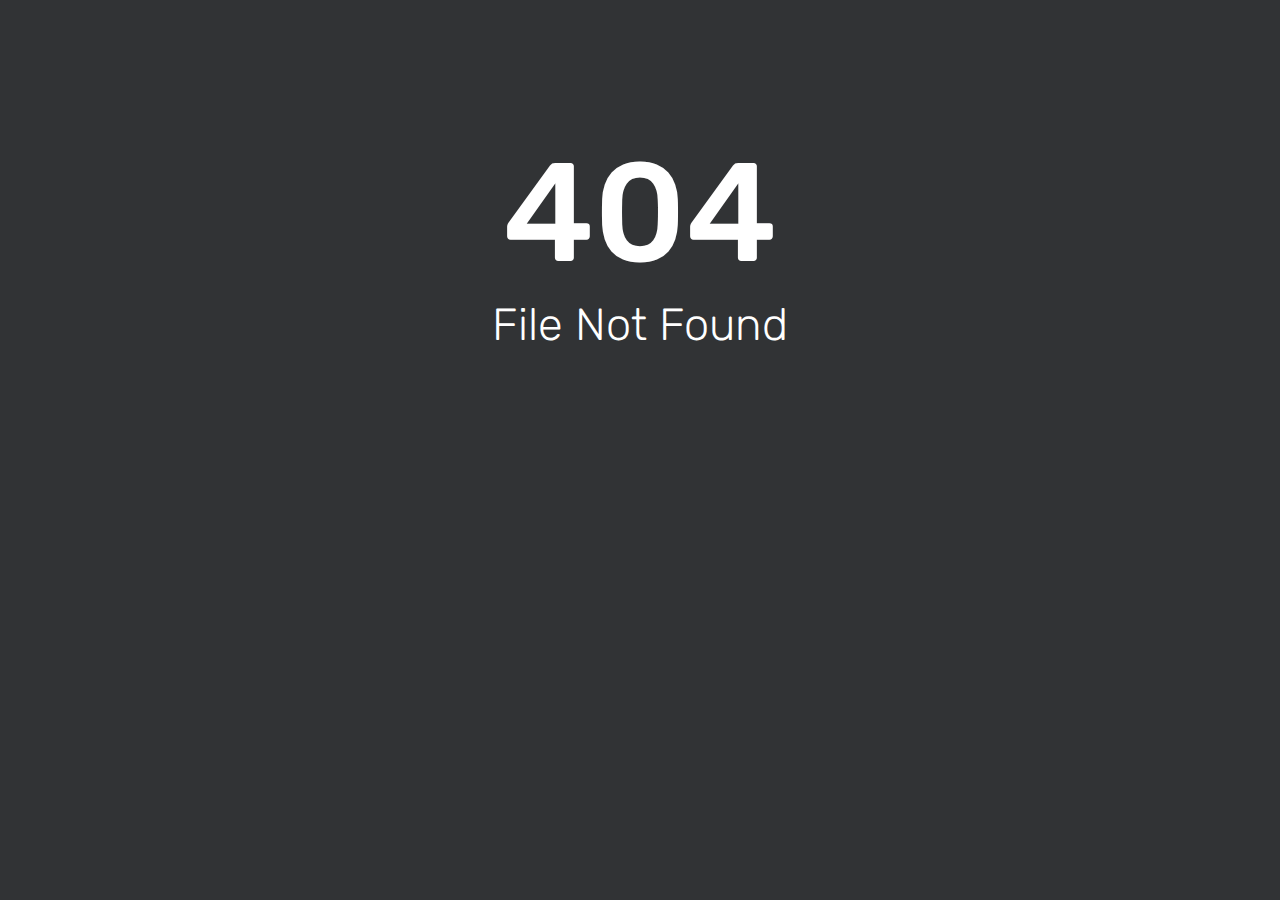
<file: assets/css/owl.video.play.html>
<html><head><title>404 - File Not Found</title><link href='//fonts.bunny.net/css?family=Rubik:300,400,500' rel='stylesheet' type='text/css'><style>html, body { width: 100%; margin: 0; padding: 0; text-align: center; font-family: 'Rubik'; background-repeat: no-repeat; background-position: bottom center; background-size: cover; color: white; height: 100%; background-color: #313335; } h1 {margin-bottom: 0px;font-weight: bold;font-size: 140px;font-weight: 500;padding-top: 130px;margin-bottom: -35px;}h2 {font-size: 45px;color: white; font-weight: 200;}</style></head><body><div id='content'><h1 style='margin-bottom: -35px;'>404</h1><h2>File Not Found</h2></div></body></html>
</file>
<file: assets/css/style.css>
@charset "UTF-8";
/*-----------------------------------------------------------------------------------

    Template Name: Flone - Minimal eCommerce HTML Template
    Version: 2.5

    color-code:#d1edee

-----------------------------------------------------------------------------------

    CSS INDEX
    ===================

    1. Template default CSS
    2. Header style
    3. Slider style
    4. Support style
    5. Section title style
    6. Product style
    7. Blog style
    8. Footer style
    9. Banner style
    10. Suscribe style
    11. About style
    12. instagram style
    13. Testimonial style
    14. Brand logo style
    15. Timer style
    16. Breadcrumb style
    17. Sidebar style
    18. Shop page
    19. Product details page
    20. Cart page
    21. Checkout page
    22. contact Page
    23. Blog Details Page
    24. login register Page
    25. My account Page
    26. 404 Page

-----------------------------------------------------------------------------------*/
/*----------------------------------------*/
/*  1. Template default CSS
/*----------------------------------------*/
/*-- Google Font --*/
@import url("https://fonts.googleapis.com/css?family=Cormorant+Garamond:300,400,500,600,700|Poppins:300,400,500,600,700,800,900|Josefin+Sans:wght@300;400;500;600;700|Abril+Fatface|Great+Vibe|Lobster&amp;display=swap");
/*-- Common Style --*/
@media only screen and (min-width: 1200px) {
  .container {
    max-width: 1200px;
  }
}
.row {
  margin-right: calc(var(--bs-gutter-x) * -.6);
  margin-left: calc(var(--bs-gutter-x) * -.6);
}

.row > * {
  padding-right: calc(var(--bs-gutter-x) * .6);
  padding-left: calc(var(--bs-gutter-x) * .6);
}

.container, .container-fluid, .container-lg, .container-md, .container-sm, .container-xl, .container-xxl {
  padding-right: var(--bs-gutter-x, 0.9rem);
  padding-left: var(--bs-gutter-x, 0.9rem);
}

:root {
  scroll-behavior: unset;
}

.btn-close:focus {
  -webkit-box-shadow: none;
          box-shadow: none;
}

*,
*::after,
*::before {
  -webkit-box-sizing: border-box;
          box-sizing: border-box;
}

html,
body {
  height: 100%;
}

body {
  background-color: #ffffff;
  line-height: 24px;
  font-size: 14px;
  font-style: normal;
  font-weight: 400;
  font-family: "Poppins", sans-serif;
  color: #000;
}

h1,
h2,
h3,
h4,
h5,
h6 {
  color: #000000;
  font-family: "Poppins", sans-serif;
  font-weight: 400;
  margin-top: 0;
}

p {
  font-size: 14px;
  font-weight: 400;
  line-height: 24px;
  color: #333;
  margin-bottom: 15px;
  font-family: "Poppins", sans-serif;
}

h1 {
  font-size: 36px;
  line-height: 42px;
}

h2 {
  font-size: 30px;
  line-height: 36px;
}

h3 {
  font-size: 24px;
  line-height: 30px;
}

h4 {
  font-size: 18px;
  line-height: 24px;
}

h5 {
  font-size: 14px;
  line-height: 18px;
}

h6 {
  font-size: 12px;
  line-height: 14px;
}

p:last-child {
  margin-bottom: 0;
}

a,
button {
  color: inherit;
  line-height: inherit;
  text-decoration: none;
  cursor: pointer;
  color: #000;
}

a,
button,
img,
input,
span {
  -webkit-transition: all 0.3s ease 0s;
  transition: all 0.3s ease 0s;
}

*:focus {
  outline: none !important;
}

a:focus {
  color: inherit;
  outline: none;
  text-decoration: none;
}

a:hover {
  text-decoration: none;
}

button,
input[type=submit] {
  cursor: pointer;
}

ul {
  list-style: outside none none;
  margin: 0;
  padding: 0;
}

/*-- 
    - Common Classes
-----------------------------------------*/
.fix {
  overflow: hidden;
}

.hidden {
  display: none;
}

.clear {
  clear: both;
}

.section {
  float: left;
  width: 100%;
}

.capitalize {
  text-transform: capitalize;
}

.uppercase {
  text-transform: uppercase;
}

.bg-img {
  background-position: center center;
  background-size: cover;
}

.border-bottom-1 {
  border-bottom: 1px solid #d5d5d5;
}

a:hover {
  color: #a749ff;
}

/*************************
  Basic margin padding
*************************/
.m-0 {
  margin-top: 0;
  margin-right: 0;
  margin-bottom: 0;
  margin-left: 0;
}

.p-0 {
  padding-top: 0;
  padding-right: 0;
  padding-bottom: 0;
  padding-left: 0;
}

/*************************
         Margin top
*************************/
.mt-0 {
  margin-top: 0;
}

.mt-10 {
  margin-top: 10px;
}

.mt-12 {
  margin-top: 12px;
}

.mt-15 {
  margin-top: 15px;
}

.mt-20 {
  margin-top: 20px;
}

.mt-25 {
  margin-top: 25px;
}

.mt-30 {
  margin-top: 30px;
}

.mt-35 {
  margin-top: 35px;
}

.mt-40 {
  margin-top: 40px;
}

.mt-45 {
  margin-top: 45px;
}

.mt-50 {
  margin-top: 50px;
}

.mt-55 {
  margin-top: 55px;
}

.mt-60 {
  margin-top: 60px;
}

.mt-70 {
  margin-top: 70px;
}

.mt-80 {
  margin-top: 80px;
}
@media only screen and (max-width: 767px) {
  .mt-80 {
    margin-top: 60px;
  }
}

.mt-90 {
  margin-top: 90px;
}

.mt-100 {
  margin-top: 100px;
}

.mt-110 {
  margin-top: 110px;
}

.mt-120 {
  margin-top: 120px;
}

.mt-130 {
  margin-top: 130px;
}

.mt-140 {
  margin-top: 140px;
}

.mt-150 {
  margin-top: 150px;
}

.mt-195 {
  margin-top: 195px;
}

.mt-200 {
  margin-top: 200px;
}

/*************************
      Margin right
*************************/
.mr-0 {
  margin-right: 0px;
}

.mr-10 {
  margin-right: 10px;
}

.mr-12 {
  margin-right: 12px;
}

.mr-15 {
  margin-right: 15px;
}

.mr-20 {
  margin-right: 20px;
}

.mr-30 {
  margin-right: 30px;
}

.mr-35 {
  margin-right: 35px;
}

.mr-40 {
  margin-right: 40px;
}

.mr-50 {
  margin-right: 50px;
}

.mr-60 {
  margin-right: 60px;
}

.mr-70 {
  margin-right: 70px;
}

.mr-80 {
  margin-right: 80px;
}

.mr-90 {
  margin-right: 90px;
}

.mr-100 {
  margin-right: 100px;
}

.mr-110 {
  margin-right: 110px;
}

.mr-120 {
  margin-right: 120px;
}

.mr-130 {
  margin-right: 130px;
}

.mr-140 {
  margin-right: 140px;
}

.mr-150 {
  margin-right: 150px;
}

/*************************
      Margin bottom
*************************/
.mb-0 {
  margin-bottom: 0;
}

.mb-10 {
  margin-bottom: 10px;
}

.mb-12 {
  margin-bottom: 12px;
}

.mb-15 {
  margin-bottom: 15px;
}

.mb-20 {
  margin-bottom: 20px;
}

.mb-25 {
  margin-bottom: 25px;
}

.mb-30 {
  margin-bottom: 30px;
}

.mb-35 {
  margin-bottom: 35px;
}

.mb-40 {
  margin-bottom: 40px;
}

.mb-45 {
  margin-bottom: 45px;
}

.mb-50 {
  margin-bottom: 50px;
}

.mb-55 {
  margin-bottom: 55px;
}

.mb-60 {
  margin-bottom: 60px;
}

.mb-65 {
  margin-bottom: 65px;
}

.mb-70 {
  margin-bottom: 70px;
}

.mb-75 {
  margin-bottom: 75px;
}

.mb-80 {
  margin-bottom: 80px;
}
@media only screen and (max-width: 767px) {
  .mb-80 {
    margin-bottom: 60px;
  }
}

.mb-90 {
  margin-bottom: 90px;
}

.mb-95 {
  margin-bottom: 95px;
}

.mb-100 {
  margin-bottom: 100px;
}
@media only screen and (max-width: 767px) {
  .mb-100 {
    margin-bottom: 50px;
  }
}

.mb-110 {
  margin-bottom: 110px;
}

.mb-120 {
  margin-bottom: 120px;
}

.mb-130 {
  margin-bottom: 130px;
}

.mb-140 {
  margin-bottom: 140px;
}

.mb-150 {
  margin-bottom: 150px;
}

/*************************
        Margin left
*************************/
.ml-0 {
  margin-left: 0;
}

.ml-10 {
  margin-left: 10px;
}

.ml-12 {
  margin-left: 12px;
}

.ml-15 {
  margin-left: 15px;
}

.ml-20 {
  margin-left: 20px;
}

.ml-30 {
  margin-left: 30px;
}

.ml-40 {
  margin-left: 40px;
}

.ml-50 {
  margin-left: 50px;
}

.ml-55 {
  margin-left: 55px;
}

.ml-60 {
  margin-left: 60px;
}

.ml-70 {
  margin-left: 70px;
}

.ml-75 {
  margin-left: 75px;
}

.ml-80 {
  margin-left: 80px;
}

.ml-90 {
  margin-left: 90px;
}

.ml-95 {
  margin-left: 95px;
}

.ml-100 {
  margin-left: 100px;
}

.ml-110 {
  margin-left: 110px;
}

.ml-120 {
  margin-left: 120px;
}

.ml-130 {
  margin-left: 130px;
}

.ml-140 {
  margin-left: 140px;
}

.ml-145 {
  margin-left: 145px;
}

.ml-150 {
  margin-left: 150px;
}

.ml-ntv5 {
  margin-left: -5px;
}

/*************************
        Padding top
*************************/
.pt-0 {
  padding-top: 0;
}

.pt-10 {
  padding-top: 10px;
}

.pt-15 {
  padding-top: 15px;
}

.pt-20 {
  padding-top: 20px;
}

.pt-25 {
  padding-top: 25px;
}

.pt-30 {
  padding-top: 30px;
}

.pt-35 {
  padding-top: 35px;
}

.pt-40 {
  padding-top: 40px;
}

.pt-45 {
  padding-top: 45px;
}

.pt-50 {
  padding-top: 50px;
}

.pt-55 {
  padding-top: 55px;
}

.pt-60 {
  padding-top: 60px;
}

.pt-70 {
  padding-top: 70px;
}
@media only screen and (max-width: 767px) {
  .pt-70 {
    padding-top: 60px;
  }
}

.pt-75 {
  padding-top: 75px;
}

.pt-80 {
  padding-top: 80px;
}
@media only screen and (max-width: 767px) {
  .pt-80 {
    padding-top: 60px;
  }
}

.pt-95 {
  padding-top: 95px;
}
@media only screen and (max-width: 767px) {
  .pt-95 {
    padding-top: 55px;
  }
}

.pt-90 {
  padding-top: 90px;
}
@media only screen and (max-width: 767px) {
  .pt-90 {
    padding-top: 50px;
  }
}

.pt-100 {
  padding-top: 100px;
}
@media only screen and (max-width: 767px) {
  .pt-100 {
    padding-top: 60px;
  }
}

.pt-105 {
  padding-top: 105px;
}

.pt-110 {
  padding-top: 110px;
}
@media only screen and (max-width: 767px) {
  .pt-110 {
    padding-top: 40px;
  }
}

.pt-115 {
  padding-top: 115px;
}
@media only screen and (max-width: 767px) {
  .pt-115 {
    padding-top: 60px;
  }
}

.pt-120 {
  padding-top: 120px;
}
@media only screen and (max-width: 767px) {
  .pt-120 {
    padding-top: 50px;
  }
}

.pt-125 {
  padding-top: 125px;
}
@media only screen and (max-width: 767px) {
  .pt-125 {
    padding-top: 55px;
  }
}
@media only screen and (min-width: 768px) and (max-width: 991px) {
  .pt-125 {
    padding-top: 75px;
  }
}

.pt-128 {
  padding-top: 128px;
}

.pt-130 {
  padding-top: 130px;
}
@media only screen and (max-width: 767px) {
  .pt-130 {
    padding-top: 60px;
  }
}
@media only screen and (min-width: 768px) and (max-width: 991px) {
  .pt-130 {
    padding-top: 80px;
  }
}

.pt-135 {
  padding-top: 135px;
}

.pt-140 {
  padding-top: 140px;
}

.pt-150 {
  padding-top: 150px;
}

.pt-155 {
  padding-top: 155px;
}

.pt-170 {
  padding-top: 170px;
}

.pt-180 {
  padding-top: 180px;
}
@media only screen and (max-width: 767px) {
  .pt-180 {
    padding-top: 60px;
  }
}

.pt-205 {
  padding-top: 205px;
}

.pt-230 {
  padding-top: 230px;
}

.pt-270 {
  padding-top: 270px;
}
@media only screen and (min-width: 768px) and (max-width: 991px) {
  .pt-270 {
    padding-top: 170px;
  }
}
@media only screen and (max-width: 767px) {
  .pt-270 {
    padding-top: 100px;
  }
}

.pt-240 {
  padding-top: 240px;
}

.pt-365 {
  padding-top: 365px;
}

.pt-370 {
  padding-top: 370px;
}

.pt-380 {
  padding-top: 380px;
}

/*************************
        Padding right
*************************/
.pr-0 {
  padding-right: 0;
}

.pr-10 {
  padding-right: 10px;
}

.pr-15 {
  padding-right: 15px;
}

.pr-20 {
  padding-right: 20px;
}

.pr-30 {
  padding-right: 30px;
}

.pr-40 {
  padding-right: 40px;
}

.pr-50 {
  padding-right: 50px;
}

.pr-60 {
  padding-right: 60px;
}

.pr-70 {
  padding-right: 70px;
}

.pr-80 {
  padding-right: 80px;
}

.pr-90 {
  padding-right: 90px;
}

.pr-100 {
  padding-right: 100px;
}

.pr-110 {
  padding-right: 110px;
}

.pr-120 {
  padding-right: 120px;
}

.pr-130 {
  padding-right: 130px;
}

.pr-140 {
  padding-right: 140px;
}

.pr-155 {
  padding-right: 155px;
}

.pr-270 {
  padding-right: 270px;
}

/*************************
        Padding bottom
*************************/
.pb-0 {
  padding-bottom: 0;
}

.pb-10 {
  padding-bottom: 10px;
}

.pb-15 {
  padding-bottom: 15px;
}

.pb-20 {
  padding-bottom: 20px;
}

.pb-25 {
  padding-bottom: 25px;
}

.pb-30 {
  padding-bottom: 30px;
}

.pb-35 {
  padding-bottom: 35px;
}

.pb-40 {
  padding-bottom: 40px;
}

.pb-50 {
  padding-bottom: 50px;
}

.pb-55 {
  padding-bottom: 55px;
}
@media only screen and (max-width: 767px) {
  .pb-55 {
    padding-bottom: 15px;
  }
}

.pb-60 {
  padding-bottom: 60px;
}
@media only screen and (max-width: 767px) {
  .pb-60 {
    padding-bottom: 20px;
  }
}

.pb-65 {
  padding-bottom: 65px;
}

.pb-70 {
  padding-bottom: 70px;
}
@media only screen and (max-width: 767px) {
  .pb-70 {
    padding-bottom: 30px;
  }
}

.pb-80 {
  padding-bottom: 80px;
}
@media only screen and (max-width: 767px) {
  .pb-80 {
    padding-bottom: 40px;
  }
}

.pb-85 {
  padding-bottom: 85px;
}

.pb-90 {
  padding-bottom: 90px;
}
@media only screen and (max-width: 767px) {
  .pb-90 {
    padding-bottom: 50px;
  }
}

.pb-95 {
  padding-bottom: 95px;
}
@media only screen and (max-width: 767px) {
  .pb-95 {
    padding-bottom: 55px;
  }
}

.pb-100 {
  padding-bottom: 100px;
}
@media only screen and (max-width: 767px) {
  .pb-100 {
    padding-bottom: 30px;
  }
}

.pb-105 {
  padding-bottom: 105px;
}

.pb-110 {
  padding-bottom: 110px;
}

.pb-115 {
  padding-bottom: 115px;
}
@media only screen and (max-width: 767px) {
  .pb-115 {
    padding-bottom: 60px;
  }
}

.pb-120 {
  padding-bottom: 120px;
}
@media only screen and (max-width: 767px) {
  .pb-120 {
    padding-bottom: 50px;
  }
}

.pb-125 {
  padding-bottom: 125px;
}

.pb-130 {
  padding-bottom: 130px;
}
@media only screen and (max-width: 767px) {
  .pb-130 {
    padding-bottom: 60px;
  }
}
@media only screen and (min-width: 768px) and (max-width: 991px) {
  .pb-130 {
    padding-bottom: 80px;
  }
}

.pb-140 {
  padding-bottom: 140px;
}
@media only screen and (max-width: 767px) {
  .pb-140 {
    padding-bottom: 60px;
  }
}

.pb-145 {
  padding-bottom: 145px;
}

.pb-150 {
  padding-bottom: 150px;
}

.pb-170 {
  padding-bottom: 170px;
}

.pb-180 {
  padding-bottom: 180px;
}

.pb-280 {
  padding-bottom: 280px;
}

.pb-210 {
  padding-bottom: 210px;
}

.pb-285 {
  padding-bottom: 285px;
}

.pb-270 {
  padding-bottom: 270px;
}
@media only screen and (min-width: 768px) and (max-width: 991px) {
  .pb-270 {
    padding-bottom: 170px;
  }
}
@media only screen and (max-width: 767px) {
  .pb-270 {
    padding-bottom: 100px;
  }
}

.pb-290 {
  padding-bottom: 290px;
}

/*************************
        Padding left
*************************/
.pl-0 {
  padding-left: 0;
}

.pl-10 {
  padding-left: 10px;
}

.pl-15 {
  padding-left: 15px;
}

.pl-20 {
  padding-left: 20px;
}

.pl-30 {
  padding-left: 30px;
}

.pl-40 {
  padding-left: 40px;
}

.pl-50 {
  padding-left: 50px;
}

.pl-60 {
  padding-left: 60px;
}

.pl-70 {
  padding-left: 70px;
}

.pl-80 {
  padding-left: 80px;
}

.pl-90 {
  padding-left: 90px;
}

.pl-100 {
  padding-left: 100px;
}

.pl-110 {
  padding-left: 110px;
}

.pl-120 {
  padding-left: 120px;
}

.pl-130 {
  padding-left: 130px;
}

.pl-140 {
  padding-left: 140px;
}

.pl-150 {
  padding-left: 150px;
}

.pl-155 {
  padding-left: 155px;
}

.pl-190 {
  padding-left: 190px;
}

/***************************
    Page section padding 
****************************/
.ptb-0 {
  padding: 0;
}

.ptb-10 {
  padding: 10px 0;
}

.ptb-20 {
  padding: 20px 0;
}

.ptb-30 {
  padding: 30px 0;
}

.ptb-35 {
  padding: 35px 0;
}

.ptb-32 {
  padding: 32px 0;
}

.ptb-40 {
  padding: 40px 0;
}

.ptb-50 {
  padding: 50px 0;
}

.ptb-60 {
  padding: 60px 0;
}

.ptb-70 {
  padding: 70px 0;
}

.ptb-80 {
  padding: 80px 0;
}

.ptb-90 {
  padding: 90px 0;
}

.ptb-100 {
  padding: 100px 0;
}

.ptb-110 {
  padding: 110px 0;
}

.ptb-120 {
  padding: 120px 0;
}

.ptb-130 {
  padding: 130px 0;
}

.ptb-140 {
  padding: 140px 0;
}

.ptb-150 {
  padding: 150px 0;
}

.ptb-160 {
  padding: 160px 0;
}

.ptb-170 {
  padding: 170px 0;
}

.ptb-177 {
  padding: 177px 0;
}

.ptb-180 {
  padding: 180px 0;
}

.ptb-190 {
  padding: 190px 0;
}

.ptb-200 {
  padding: 200px 0;
}

.ptb-210 {
  padding: 210px 0;
}

.ptb-220 {
  padding: 220px 0;
}

.ptb-290 {
  padding: 290px 0;
}

.ptb-310 {
  padding: 310px 0;
}

/***************************
    Page section margin 
****************************/
.mtb-0 {
  margin: 0;
}

.mtb-10 {
  margin: 10px 0;
}

.mtb-15 {
  margin: 15px 0;
}

.mtb-20 {
  margin: 20px 0;
}

.mtb-30 {
  margin: 30px 0;
}

.mtb-40 {
  margin: 40px 0;
}

.mtb-50 {
  margin: 50px 0;
}

.mtb-60 {
  margin: 60px 0;
}

.mtb-70 {
  margin: 70px 0;
}

.mtb-80 {
  margin: 80px 0;
}

.mtb-90 {
  margin: 90px 0;
}

.mtb-100 {
  margin: 100px 0;
}

.mtb-110 {
  margin: 110px 0;
}

.mtb-120 {
  margin: 120px 0;
}

.mtb-130 {
  margin: 130px 0;
}

.mtb-140 {
  margin: 140px 0;
}

.mtb-150 {
  margin: 150px 0;
}

.mtb-290 {
  margin: 290px 0;
}

/*-- 
    - Input Placeholder
-----------------------------------------*/
input:-moz-placeholder,
textarea:-moz-placeholder {
  opacity: 1;
  -ms-filter: "progid:DXImageTransform.Microsoft.Alpha(Opacity=100)";
}

input::-webkit-input-placeholder,
textarea::-webkit-input-placeholder {
  opacity: 1;
  -ms-filter: "progid:DXImageTransform.Microsoft.Alpha(Opacity=100)";
}

input::-moz-placeholder,
textarea::-moz-placeholder {
  opacity: 1;
  -ms-filter: "progid:DXImageTransform.Microsoft.Alpha(Opacity=100)";
}

input:-ms-input-placeholder,
textarea:-ms-input-placeholder {
  opacity: 1;
  -ms-filter: "progid:DXImageTransform.Microsoft.Alpha(Opacity=100)";
}

input {
  background: #eceff8;
  border: 2px solid #eceff8;
  height: 45px;
  -webkit-box-shadow: none;
          box-shadow: none;
  padding-left: 10px;
  font-size: 14px;
  color: #333;
  width: 100%;
}

select {
  width: 100%;
  background: transparent;
  border: 0px solid #eceff8;
  -webkit-box-shadow: none;
          box-shadow: none;
  font-size: 14px;
  color: #333;
}

option {
  background: #fff;
  border: 0px solid #626262;
  padding-left: 10px;
  font-size: 14px;
}

input:focus {
  background: transparent;
}

textarea {
  resize: vertical;
  background: #eceff8;
  border: 2px solid #eceff8;
  padding: 10px;
  width: 100%;
  font-size: 14px;
}

textarea:focus {
  background: transparent;
  border: 2px solid #4FC1F0;
  outline: none;
}

.input-group.divcenter.input-group .form-control {
  padding-left: 0px;
}

.custom-row {
  display: -webkit-box;
  display: -ms-flexbox;
  display: flex;
  -ms-flex-wrap: wrap;
      flex-wrap: wrap;
  margin-right: -15px;
  margin-left: -15px;
}
@media only screen and (min-width: 1200px) and (max-width: 1365px) {
  .custom-row {
    margin-right: -15px;
    margin-left: -15px;
  }
}
@media only screen and (min-width: 992px) and (max-width: 1199px) {
  .custom-row {
    margin-right: -15px;
    margin-left: -15px;
  }
}
@media only screen and (min-width: 768px) and (max-width: 991px) {
  .custom-row {
    margin-right: -15px;
    margin-left: -15px;
  }
}
@media only screen and (max-width: 767px) {
  .custom-row {
    margin-right: -15px;
    margin-left: -15px;
  }
}

.custom-row-2 {
  display: -webkit-box;
  display: -ms-flexbox;
  display: flex;
  -ms-flex-wrap: wrap;
      flex-wrap: wrap;
  margin-right: -5px;
  margin-left: -5px;
}
.custom-row-2 div[class^=col-] {
  padding-left: 5px;
  padding-right: 5px;
}
@media only screen and (min-width: 768px) and (max-width: 991px) {
  .custom-row-2 div[class^=col-] {
    padding-left: 15px;
    padding-right: 15px;
  }
}
@media only screen and (max-width: 767px) {
  .custom-row-2 div[class^=col-] {
    padding-left: 15px;
    padding-right: 15px;
  }
}
@media only screen and (min-width: 1200px) and (max-width: 1365px) {
  .custom-row-2 {
    margin-right: -5px;
    margin-left: -5px;
  }
}
@media only screen and (min-width: 992px) and (max-width: 1199px) {
  .custom-row-2 {
    margin-right: -5px;
    margin-left: -5px;
  }
}
@media only screen and (min-width: 768px) and (max-width: 991px) {
  .custom-row-2 {
    margin-right: -15px;
    margin-left: -15px;
  }
}
@media only screen and (max-width: 767px) {
  .custom-row-2 {
    margin-right: -15px;
    margin-left: -15px;
  }
}

.custom-row-3 {
  display: -webkit-box;
  display: -ms-flexbox;
  display: flex;
  -ms-flex-wrap: wrap;
      flex-wrap: wrap;
  margin-right: -13.6px;
  margin-left: -13.6px;
}
.custom-row-3 div[class^=col-] {
  padding-left: 13.6px;
  padding-right: 13.6px;
}
@media only screen and (max-width: 767px) {
  .custom-row-3 div[class^=col-] {
    padding-left: 15px;
    padding-right: 15px;
  }
}
@media only screen and (min-width: 1200px) and (max-width: 1365px) {
  .custom-row-3 {
    margin-right: -13.6px;
    margin-left: -13.6px;
  }
}
@media only screen and (min-width: 992px) and (max-width: 1199px) {
  .custom-row-3 {
    margin-right: -13.6px;
    margin-left: -13.6px;
  }
}
@media only screen and (min-width: 768px) and (max-width: 991px) {
  .custom-row-3 {
    margin-right: -13.6px;
    margin-left: -13.6px;
  }
}
@media only screen and (max-width: 767px) {
  .custom-row-3 {
    margin-right: -15px;
    margin-left: -15px;
  }
}

.custom-col-5 {
  -webkit-box-flex: 0;
      -ms-flex: 0 0 20%;
          flex: 0 0 20%;
  max-width: 20%;
  padding-right: 15px;
  padding-left: 15px;
  position: relative;
  width: 100%;
  min-height: 1px;
}
@media only screen and (min-width: 1200px) and (max-width: 1365px) {
  .custom-col-5 {
    padding-right: 15px;
    padding-left: 15px;
  }
}
@media only screen and (min-width: 992px) and (max-width: 1199px) {
  .custom-col-5 {
    padding-right: 15px;
    padding-left: 15px;
    -webkit-box-flex: 0;
        -ms-flex: 0 0 33.333%;
            flex: 0 0 33.333%;
    max-width: 33.333%;
  }
}
@media only screen and (min-width: 768px) and (max-width: 991px) {
  .custom-col-5 {
    padding-right: 15px;
    padding-left: 15px;
    -webkit-box-flex: 0;
        -ms-flex: 0 0 50%;
            flex: 0 0 50%;
    max-width: 50%;
  }
}
@media only screen and (max-width: 767px) {
  .custom-col-5 {
    padding-right: 15px;
    padding-left: 15px;
    -webkit-box-flex: 0;
        -ms-flex: 0 0 100%;
            flex: 0 0 100%;
    max-width: 100%;
  }
}
@media only screen and (min-width: 576px) and (max-width: 767px) {
  .custom-col-5 {
    -webkit-box-flex: 0;
        -ms-flex: 0 0 50%;
            flex: 0 0 50%;
    max-width: 50%;
  }
}

.mobile-menu-area {
  display: none;
}
@media only screen and (min-width: 768px) and (max-width: 991px) {
  .mobile-menu-area {
    display: block;
  }
}
@media only screen and (max-width: 767px) {
  .mobile-menu-area {
    display: block;
  }
}
@media only screen and (min-width: 576px) and (max-width: 767px) {
  .mobile-menu-area {
    display: block;
  }
}
.mobile-menu-area.white-mobile-menu a.meanmenu-reveal {
  color: #fff;
  border: 1px solid #fff;
}
.mobile-menu-area.white-mobile-menu a.meanmenu-reveal span {
  background-color: #fff;
}

.stick .mobile-menu-area.white-mobile-menu a.meanmenu-reveal {
  color: #333;
  border: 1px solid #333;
}
.stick .mobile-menu-area.white-mobile-menu a.meanmenu-reveal span {
  background-color: #333;
}

.mean-container a.meanmenu-reveal {
  top: -30px;
}

#mobile-menu-active {
  display: none;
}

.mobile-menu .mean-nav ul.menu-overflow {
  height: 215px;
  margin-top: 10;
  overflow-y: auto;
}

.mobile-menu.mean-container .mean-nav ul {
  margin: 14px 0 0;
}

/*-- 
    Scroll Up 
-----------------------------------------*/
#scrollUp {
  width: 50px;
  height: 50px;
  background-color: #a749ff;
  color: #fff;
  right: 20px;
  bottom: 60px;
  text-align: center;
  overflow: hidden;
  border-radius: 50px;
  z-index: 9811 !important;
}
@media only screen and (max-width: 767px) {
  #scrollUp {
    width: 40px;
    height: 40px;
  }
}
#scrollUp i {
  display: block;
  line-height: 50px;
  font-size: 22px;
}
@media only screen and (max-width: 767px) {
  #scrollUp i {
    line-height: 40px;
    font-size: 16px;
  }
}
#scrollUp:hover i {
  -webkit-animation-name: fadeInUp;
          animation-name: fadeInUp;
  -webkit-animation-duration: 1s;
          animation-duration: 1s;
  -webkit-animation-fill-mode: both;
          animation-fill-mode: both;
  -webkit-animation-iteration-count: infinite;
          animation-iteration-count: infinite;
}

.height-100 {
  height: 100vh;
}

/*--
    - Background Color
------------------------------------------*/
.bg-purple {
  background-color: #f0e0ff;
}

.bg-purple-2 {
  background-color: #cea1f8;
}

.bg-gray {
  background-color: #f6f6f8;
}

.bg-gray-2 {
  background-color: #f6f6f6;
}

.bg-gray-3 {
  background-color: #f7f7f7;
}

.bg-gray-4 {
  background-color: #f1f1f1;
}

.bg-gray-5 {
  background-color: #f9f9f9;
}

.bg-gray-6 {
  background-color: #e9e6e9;
}

.bg-black {
  background-color: #000000;
}

.bg-black-2 {
  background-color: #1b1b1b;
}

.bg-black-3 {
  background-color: #202022;
}

.bg-glaucous {
  background-color: #daedff;
}

.bg-aqua {
  background-color: #dbfffb;
}

.bg-white {
  background-color: #fff;
}

.bg-punch {
  background-color: #ff8e8d;
}

.bg-pink {
  background-color: #d70056;
}

.bg-skyblue {
  background-color: #99d5da;
}

.default-overlay {
  position: relative;
}
.default-overlay:before {
  position: absolute;
  left: 0;
  top: 0;
  width: 100%;
  height: 100%;
  content: "";
  right: 0;
  bottom: 0;
}

@media only screen and (min-width: 768px) and (max-width: 991px) {
  .res-white-overly-md {
    position: relative;
  }
  .res-white-overly-md:before {
    position: absolute;
    left: 0;
    top: 0;
    width: 100%;
    height: 100%;
    content: "";
    background-color: #fff;
    opacity: 0.4;
    z-index: 9;
  }
}
@media only screen and (max-width: 767px) {
  .res-white-overly-xs {
    position: relative;
  }
  .res-white-overly-xs:before {
    position: absolute;
    left: 0;
    top: 0;
    width: 100%;
    height: 100%;
    content: "";
    background-color: #fff;
    opacity: 0.4;
    z-index: 2;
  }

  .res-black-overly-xs {
    position: relative;
  }
  .res-black-overly-xs:before {
    position: absolute;
    left: 0;
    top: 0;
    width: 100%;
    height: 100%;
    content: "";
    background-color: #000;
    opacity: 0.4;
    z-index: 9;
  }
}
.btn-hover a {
  position: relative;
  -webkit-transition: all 0.5s ease-in-out 0s;
  transition: all 0.5s ease-in-out 0s;
}
.btn-hover a:hover {
  border: 1px solid #a749ff;
  color: #fff;
}
.btn-hover a::before, .btn-hover a::after {
  content: "";
  position: absolute;
  bottom: 0;
  left: 0;
  width: 100%;
  height: 100%;
  -webkit-transition: all 0.5s cubic-bezier(0.645, 0.045, 0.355, 1);
  transition: all 0.5s cubic-bezier(0.645, 0.045, 0.355, 1);
  z-index: -1;
}
.btn-hover a::after {
  width: 0;
  left: auto;
  right: 0;
  background: #a749ff;
}
.btn-hover a:hover::after {
  width: 100%;
  left: 0;
  right: auto;
}
.btn-hover.slider-btn-round a::before, .btn-hover.slider-btn-round a::after, .btn-hover.discover-more-btn a::before, .btn-hover.discover-more-btn a::after, .btn-hover.btn-only-round a::before, .btn-hover.btn-only-round a::after, .btn-hover.banner-cake-btn-1 a::before, .btn-hover.banner-cake-btn-1 a::after, .btn-hover.valentine-btn a::before, .btn-hover.valentine-btn a::after {
  border-radius: 50px;
}
.btn-hover.slider-btn-round-white a:hover {
  border: 1px solid #a749ff;
}
.btn-hover.discover-more-btn a:hover, .btn-hover.banner-cake-btn-1 a:hover {
  border: none;
}

a.default-btn {
  font-size: 16px;
  color: #010101;
  display: inline-block;
  border: 1px solid #333;
  text-transform: uppercase;
  line-height: 1;
  padding: 19px 50px 21px;
}

/* slider img bounce */
@-webkit-keyframes bounce-img {
  0% {
    opacity: 1;
    -webkit-transform: translateY(0px);
            transform: translateY(0px);
  }
  50% {
    opacity: 1;
    -webkit-transform: translateY(20px);
            transform: translateY(20px);
  }
  100% {
    opacity: 1;
    -webkit-transform: translateY(0px);
            transform: translateY(0px);
  }
}
@keyframes bounce-img {
  0% {
    opacity: 1;
    -webkit-transform: translateY(0px);
            transform: translateY(0px);
  }
  50% {
    opacity: 1;
    -webkit-transform: translateY(20px);
            transform: translateY(20px);
  }
  100% {
    opacity: 1;
    -webkit-transform: translateY(0px);
            transform: translateY(0px);
  }
}
@-webkit-keyframes snow {
  0% {
    background-position: 0 0, 0 0, 0 0;
  }
  100% {
    background-position: 500px 1000px, 400px 400px, 300px 300px;
  }
}
@keyframes snow {
  0% {
    background-position: 0 0, 0 0, 0 0;
  }
  100% {
    background-position: 500px 1000px, 400px 400px, 300px 300px;
  }
}
.effect-snow {
  background-image: url("../img/bg/snow1.png");
  -webkit-animation: snow 20s linear infinite;
          animation: snow 20s linear infinite;
}

.body-effect {
  position: absolute;
  width: 100%;
  height: 100%;
  top: 0;
  left: 0;
  z-index: 0;
  background-color: rgba(0, 0, 0, 0);
}

.padding-10-row-col .row {
  margin-right: -5px;
  margin-left: -5px;
}
.padding-10-row-col .row div[class^=col-] {
  padding-left: 5px;
  padding-right: 5px;
}

.padding-20-row-col .row {
  margin-right: -10px;
  margin-left: -10px;
}
.padding-20-row-col .row div[class^=col-] {
  padding-left: 10px;
  padding-right: 10px;
}

.hm21-section-padding .container-fluid {
  padding-right: 10px;
  padding-left: 10px;
}

/*----- 2. Header style ----*/
.header-area {
  position: relative;
}

.sticky-bar.stick {
  -webkit-animation: 700ms ease-in-out 0s normal none 1 running fadeInDown;
          animation: 700ms ease-in-out 0s normal none 1 running fadeInDown;
  background-color: #fff;
  border-bottom: 0 solid #4a90e2;
  -webkit-box-shadow: 0 0 25px 0 rgba(0, 0, 0, 0.06);
          box-shadow: 0 0 25px 0 rgba(0, 0, 0, 0.06);
  position: fixed;
  top: 0;
  width: 100%;
  z-index: 999;
  left: 0;
  -webkit-transition: all 0.3s ease 0s;
  transition: all 0.3s ease 0s;
}

.header-padding-1 .container-fluid {
  padding: 0 80px;
}
@media only screen and (min-width: 1200px) and (max-width: 1365px) {
  .header-padding-1 .container-fluid {
    padding: 0 15px;
  }
}
@media only screen and (min-width: 992px) and (max-width: 1199px) {
  .header-padding-1 .container-fluid {
    padding: 0 30px;
  }
}
@media only screen and (min-width: 768px) and (max-width: 991px) {
  .header-padding-1 .container-fluid {
    padding: 0 40px;
  }
}
@media only screen and (max-width: 767px) {
  .header-padding-1 .container-fluid {
    padding: 0 15px;
  }
}

/* @media only screen and (min-width: 768px) and (max-width: 991px) {
  .header-res-padding {
    padding: 20px 0 15px;
  }
} */
/* @media only screen and (max-width: 767px) {
  .header-res-padding {
    padding: 20px 0 15px;
  }
} */

@media only screen and (min-width: 768px) and (max-width: 991px) {
  .header-ptb-hm5 {
    padding: 40px 0 15px;
  }

  .stick.header-ptb-hm5 {
    padding: 20px 0 15px;
  }
}
/* .logo {
  margin-top: 32px;
} */
.header-area {
  padding-block: 20px;
}
.header-area .row{
  align-items: center;
}
.logo a img,.footer-logo a img{
  /* display: block; */
  max-width: 150px;
}
@media only screen and (min-width: 768px) and (max-width: 991px) {
  .logo {
    margin-top: 0px;
  }
}
@media only screen and (max-width: 767px) {
  .logo {
    margin-top: 0px;
  }
  .logo a img{
    max-width: 115px;
  }
}
.logo.logo-hm5 {
  margin-top: 41px;
}
.logo.logo-hm5 a.sticky-block {
  display: none;
}
@media only screen and (min-width: 768px) and (max-width: 991px) {
  .logo.logo-hm5 {
    margin-top: 0px;
    text-align: left !important;
  }
}
@media only screen and (max-width: 767px) {
  .logo.logo-hm5 {
    margin-top: 0px;
    text-align: left !important;
  }
}

.stick .logo-hm5 a.sticky-block {
  display: block;
}
.stick .logo-hm5 a.sticky-none {
  display: none;
}

.main-menu nav ul {
  display: block;
  text-align: center;
  margin-top: -5px;
}
.main-menu nav ul li {
  display: inline-block;
  padding: 0 15px;
  position: relative;
}
.main-menu nav ul li ul.submenu {
  background: #fff none repeat scroll 0 0;
  -webkit-box-shadow: 0 0 7px 0.5px rgba(0, 0, 0, 0.15);
          box-shadow: 0 0 7px 0.5px rgba(0, 0, 0, 0.15);
  display: block;
  left: 0;
  padding: 20px 0px 22px;
  position: absolute;
  top: 100%;
  -webkit-transform: rotateX(90deg);
          transform: rotateX(90deg);
  -webkit-transform-origin: center top 0;
          transform-origin: center top 0;
  -webkit-transition: all 0.5s ease 0s;
  transition: all 0.5s ease 0s;
  visibility: hidden;
  width: 190px;
  z-index: 999;
}
.main-menu nav ul li ul.submenu li {
  display: block;
  padding: 0 20px;
  margin-left: 0px;
}
.main-menu nav ul li ul.submenu li a {
  color: #333;
  display: block;
  font-size: 13px;
  font-weight: 400;
  line-height: 32px;
  text-align: left;
  text-transform: capitalize;
  padding-top: 0px;
}
.main-menu nav ul li ul.submenu li a:hover {
  color: #a749ff;
}
.main-menu nav ul li ul.submenu li a::before {
  background: #a749ff none repeat scroll 0 0;
  border-radius: 50%;
  content: "";
  height: 7px;
  left: 15px;
  opacity: 0;
  position: absolute;
  top: 13px;
  -webkit-transition: all 0.3s ease-in-out 0s;
  transition: all 0.3s ease-in-out 0s;
  width: 7px;
  z-index: 999;
}
.main-menu nav ul li ul.submenu li:hover a::before {
  opacity: 1;
}
.main-menu nav ul li ul.submenu li:hover a {
  padding-left: 12px;
}
.main-menu nav ul li ul.mega-menu {
  background-color: #fff;
  display: block;
  left: 0;
  padding: 40px 40px 0px 40px;
  position: absolute;
  text-align: left;
  top: 100%;
  -webkit-transform: rotateX(90deg);
          transform: rotateX(90deg);
  -webkit-transform-origin: center top 0;
          transform-origin: center top 0;
  -webkit-transition: all 0.5s ease 0s;
  transition: all 0.5s ease 0s;
  visibility: hidden;
  width: 770px;
  z-index: 999;
  -webkit-box-shadow: 0 1px 7px -2px rgba(0, 0, 0, 0.3);
          box-shadow: 0 1px 7px -2px rgba(0, 0, 0, 0.3);
}
@media only screen and (min-width: 992px) and (max-width: 1199px) {
  .main-menu nav ul li ul.mega-menu {
    left: -75px;
    width: 750px;
    padding: 40px 30px 0px 30px;
  }
}
.main-menu nav ul li ul.mega-menu > li {
  display: inline-block;
  float: left;
  margin-left: 0;
  padding: 0;
  width: 33.33%;
}
.main-menu nav ul li ul.mega-menu > li ul li.mega-menu-title {
  float: inherit;
  width: 100%;
}
.main-menu nav ul li ul.mega-menu > li ul li.mega-menu-title a {
  color: #242424;
  margin: 0 0 10px;
  text-transform: uppercase;
  font-size: 14px;
  font-weight: 500;
}
.main-menu nav ul li ul.mega-menu > li ul li.mega-menu-title a::before {
  display: none;
}
.main-menu nav ul li ul.mega-menu > li ul li.mega-menu-title:hover a {
  padding-left: 0px;
}
.main-menu nav ul li ul.mega-menu > li ul li {
  display: block;
  float: inherit;
  padding: 0px;
}
.main-menu nav ul li ul.mega-menu > li ul li a {
  color: #333;
  display: block;
  font-size: 13px;
  font-weight: 400;
  line-height: 32px;
  text-align: left;
  text-transform: capitalize;
  padding-top: 0px;
  position: relative;
}
.main-menu nav ul li ul.mega-menu > li ul li a:hover {
  color: #a749ff;
}
.main-menu nav ul li ul.mega-menu > li ul li a::before {
  background: #a749ff none repeat scroll 0 0;
  border-radius: 50%;
  content: "";
  height: 7px;
  left: 0px;
  opacity: 0;
  position: absolute;
  top: 13px;
  -webkit-transition: all 0.3s ease-in-out 0s;
  transition: all 0.3s ease-in-out 0s;
  width: 7px;
  z-index: 999;
}
.main-menu nav ul li ul.mega-menu > li ul li.mega-menu-img:hover a {
  padding-left: 0px;
}
.main-menu nav ul li ul.mega-menu > li ul li.mega-menu-img a::before {
  display: none;
}
.main-menu nav ul li ul.mega-menu > li ul li:hover a::before {
  opacity: 1;
}
.main-menu nav ul li ul.mega-menu > li ul li:hover a {
  padding-left: 12px;
}
.main-menu nav ul li ul.mega-menu.mega-menu-padding {
  padding: 40px 40px 36px 40px;
}
@media only screen and (min-width: 992px) and (max-width: 1199px) {
  .main-menu nav ul li ul.mega-menu.mega-menu-padding {
    left: 0px;
    padding: 40px 30px 36px 30px;
  }
}
.main-menu nav ul li:hover > ul.submenu {
  -webkit-transform: rotateX(0deg);
          transform: rotateX(0deg);
  visibility: visible;
}
.main-menu nav ul li:hover > ul.mega-menu {
  -webkit-transform: rotateX(0deg);
          transform: rotateX(0deg);
  visibility: visible;
}
@media only screen and (min-width: 992px) and (max-width: 1199px) {
  .main-menu nav ul li {
    padding: 0 7px;
  }
}
@media only screen and (min-width: 1200px) and (max-width: 1365px) {
  .main-menu nav ul li {
    padding: 0 10px;
  }
}
.main-menu nav ul li > a {
  font-size: 15px;
  color: #555252;
  font-weight: 500;
  letter-spacing: 0.8px;
  display: inline-block;
  /* line-height: 94px; */
}
.main-menu nav ul li > a i {
  font-size: 15px;
  margin-left: 1px;
  position: relative;
  top: 0px;
}
.main-menu nav ul li:hover a {
  color: #a749ff;
}
.main-menu.menu-white nav ul {
  text-align: left;
}
.main-menu.menu-white nav ul li {
  padding: 0 30px 0 0;
}
@media only screen and (min-width: 1366px) and (max-width: 1600px) {
  .main-menu.menu-white nav ul li {
    padding: 0 22px 0 0;
  }
}
@media only screen and (min-width: 1200px) and (max-width: 1365px) {
  .main-menu.menu-white nav ul li {
    padding: 0 14px 0 0;
  }
}
@media only screen and (min-width: 992px) and (max-width: 1199px) {
  .main-menu.menu-white nav ul li {
    padding: 0 14px 0 0;
  }
}
.main-menu.menu-white nav ul li > a {
  color: #ffffff;
  line-height: 112px;
}

.stick .main-menu.menu-white nav ul li a {
  color: #555252;
}
.stick .main-menu.menu-white nav ul li a:hover {
  color: #a749ff;
}

.stick .main-menu nav ul li a {
  line-height: 75px;
}

/* .stick .logo,
.stick .header-right-wrap {
  margin-top: 22px;
} */
@media only screen and (min-width: 768px) and (max-width: 991px) {
  .stick .logo,
.stick .header-right-wrap {
    margin-top: 0px;
  }
}
@media only screen and (max-width: 767px) {
  .stick .logo,
.stick .header-right-wrap {
    margin-top: 0px;
  }
}
@media only screen and (min-width: 768px) and (max-width: 991px) {
  .stick .logo,
.stick .header-right-wrap {
    margin-top: 0px;
  }
}

.stick .header-right-wrap .same-style.cart-wrap .shopping-cart-content,
.stick .header-right-wrap .same-style .account-dropdown {
  top: 160%;
}
@media only screen and (max-width: 767px) {
  .stick .header-right-wrap .same-style.cart-wrap .shopping-cart-content,
.stick .header-right-wrap .same-style .account-dropdown {
    top: 100%;
    margin-top: 14px;
  }
}
@media only screen and (min-width: 768px) and (max-width: 991px) {
  .stick .header-right-wrap .same-style.cart-wrap .shopping-cart-content,
.stick .header-right-wrap .same-style .account-dropdown {
    top: 100%;
    margin-top: 14px;
  }
}

.header-right-wrap {
  display: -webkit-box;
  display: -ms-flexbox;
  display: flex;
  -webkit-box-pack: end;
      -ms-flex-pack: end;
          justify-content: flex-end;
  /* margin-top: 32px; */
}
@media only screen and (min-width: 768px) and (max-width: 991px) {
  .header-right-wrap {
    margin-top: 0px;
    margin-right: 50px;
  }
}
@media only screen and (max-width: 767px) {
  .header-right-wrap {
    margin-top: 2px;
    margin-right: 50px;
  }
}
.header-right-wrap .same-style {
  margin-left: 14px;
  position: relative;
}
@media only screen and (min-width: 992px) and (max-width: 1199px) {
  .header-right-wrap .same-style {
    margin-left: 10px;
  }
}
@media only screen and (max-width: 767px) {
  .header-right-wrap .same-style {
    margin-left: 5px;
  }
}
.header-right-wrap .same-style > a {
  color: #000;
  font-size: 23px;
}
.header-right-wrap .same-style:first-child {
  margin-left: 0px;
}
.header-right-wrap .same-style:hover > a {
  color: #a749ff;
}
.header-right-wrap .same-style .account-dropdown {
  background: #fff none repeat scroll 0 0;
  -webkit-box-shadow: 0 1px 7px -2px rgba(0, 0, 0, 0.3);
          box-shadow: 0 1px 7px -2px rgba(0, 0, 0, 0.3);
  left: 0;
  padding: 8px 12px 10px;
  position: absolute;
  text-align: left;
  top: 190%;
  width: 125px;
  z-index: 220;
  display: none;
}
@media only screen and (max-width: 767px) {
  .header-right-wrap .same-style .account-dropdown {
    top: 100%;
    margin-top: 14px;
  }
}
@media only screen and (min-width: 768px) and (max-width: 991px) {
  .header-right-wrap .same-style .account-dropdown {
    top: 100%;
    margin-top: 14px;
  }
}
@media only screen and (min-width: 992px) and (max-width: 1199px) {
  .header-right-wrap .same-style .account-dropdown {
    left: -40px;
  }
}
@media only screen and (min-width: 1200px) and (max-width: 1365px) {
  .header-right-wrap .same-style .account-dropdown {
    left: -34px;
  }
}
.header-right-wrap .same-style .account-dropdown ul li a {
  display: block;
  font-size: 13px;
  line-height: 30px;
  padding: 0;
  text-transform: capitalize;
  color: #000;
}
.header-right-wrap .same-style .account-dropdown ul li a:hover {
  padding-left: 5px;
  color: #a749ff;
}
.header-right-wrap .same-style.account-satting > a {
  font-size: 24px;
}
.header-right-wrap .same-style.cart-wrap {
  margin-left: 12px;
}
@media only screen and (min-width: 992px) and (max-width: 1199px) {
  .header-right-wrap .same-style.cart-wrap {
    margin-left: 8px;
  }
}
@media only screen and (max-width: 767px) {
  .header-right-wrap .same-style.cart-wrap {
    margin-left: 3px;
  }
}
.header-right-wrap .same-style.cart-wrap button {
  background: transparent;
  border: none;
  padding: 0;
  color: #000;
  font-size: 24px;
  position: relative;
}
.header-right-wrap .same-style.cart-wrap button span.count-style {
  position: absolute;
  top: -9px;
  right: -14px;
  background-color: #000;
  color: #fff;
  display: inline-block;
  width: 21px;
  height: 21px;
  border-radius: 100%;
  line-height: 21px;
  font-size: 12px;
}
@media only screen and (min-width: 1200px) and (max-width: 1365px) {
  .header-right-wrap .same-style.cart-wrap button span.count-style {
    right: -5px;
  }
}
.header-right-wrap .same-style.cart-wrap:hover > button {
  color: #a749ff;
}
.header-right-wrap .same-style.cart-wrap .shopping-cart-content {
  background: #fff none repeat scroll 0 0;
  border: 1px solid #ebebeb;
  border-radius: 5px;
  opacity: 0;
  visibility: hidden;
  padding: 31px 35px 10px;
  position: absolute;
  right: 0;
  top: 190%;
  width: 340px;
  z-index: 9999;
  -webkit-transform: rotateX(90deg);
          transform: rotateX(90deg);
  -webkit-transform-origin: center top 0;
          transform-origin: center top 0;
  -webkit-transition: all 0.5s ease 0s;
  transition: all 0.5s ease 0s;
}
.header-right-wrap .same-style.cart-wrap .shopping-cart-content.cart-visible {
  opacity: 1;
  visibility: visible;
  -webkit-transform: rotateX(0deg);
          transform: rotateX(0deg);
}
@media only screen and (max-width: 767px) {
  .header-right-wrap .same-style.cart-wrap .shopping-cart-content {
    width: 295px;
    right: -52px;
    padding: 31px 15px 10px;
    overflow-y: auto;
    height: 300px;
    top: 100%;
    margin-top: 14px;
  }
}
@media only screen and (min-width: 768px) and (max-width: 991px) {
  .header-right-wrap .same-style.cart-wrap .shopping-cart-content {
    overflow-y: auto;
    height: 300px;
    margin-top: 18px;
    top: 100%;
    margin-top: 14px;
  }
}
@media only screen and (min-width: 992px) and (max-width: 1199px) {
  .header-right-wrap .same-style.cart-wrap .shopping-cart-content {
    overflow-y: auto;
    height: 400px;
  }
}
.header-right-wrap .same-style.cart-wrap .shopping-cart-content ul li {
  border-bottom: 1px solid #ebebeb;
  display: -webkit-box;
  display: -ms-flexbox;
  display: flex;
  -ms-flex-wrap: wrap;
      flex-wrap: wrap;
  margin-bottom: 20px;
  padding-bottom: 15px;
}
.header-right-wrap .same-style.cart-wrap .shopping-cart-content ul li .shopping-cart-img {
  -webkit-box-flex: 0;
      -ms-flex: 0 0 82px;
          flex: 0 0 82px;
  margin-right: 15px;
}
.header-right-wrap .same-style.cart-wrap .shopping-cart-content ul li .shopping-cart-title h4 {
  font-size: 15px;
  line-height: 16px;
  margin: 0;
}
.header-right-wrap .same-style.cart-wrap .shopping-cart-content ul li .shopping-cart-title h4 a {
  color: #000;
}
.header-right-wrap .same-style.cart-wrap .shopping-cart-content ul li .shopping-cart-title h4 a:hover {
  color: #a749ff;
}
.header-right-wrap .same-style.cart-wrap .shopping-cart-content ul li .shopping-cart-title h6 {
  font-size: 13px;
  margin: 5px 0 8px;
}
.header-right-wrap .same-style.cart-wrap .shopping-cart-content ul li .shopping-cart-title span {
  font-size: 14px;
}
.header-right-wrap .same-style.cart-wrap .shopping-cart-content ul li .shopping-cart-delete {
  display: -webkit-box;
  display: -ms-flexbox;
  display: flex;
  -webkit-box-flex: 100;
      -ms-flex-positive: 100;
          flex-grow: 100;
  -webkit-box-pack: end;
      -ms-flex-pack: end;
          justify-content: flex-end;
}
.header-right-wrap .same-style.cart-wrap .shopping-cart-content ul li .shopping-cart-delete a {
  font-size: 16px;
  color: #a749ff;
}
.header-right-wrap .same-style.cart-wrap .shopping-cart-content ul li .shopping-cart-delete a:hover {
  color: #333;
}
.header-right-wrap .same-style.cart-wrap .shopping-cart-content .shopping-cart-total h4 {
  font-size: 14px;
  margin-bottom: 17px;
}
.header-right-wrap .same-style.cart-wrap .shopping-cart-content .shopping-cart-total h4 span {
  float: right;
}
.header-right-wrap .same-style.cart-wrap .shopping-cart-content .shopping-cart-btn {
  margin-top: 23px;
}
.header-right-wrap .same-style.cart-wrap .shopping-cart-content .shopping-cart-btn a {
  margin-bottom: 20px;
  padding: 16px 40px 17px;
  font-weight: 500;
  font-size: 14px;
  display: block;
}
.header-right-wrap.header-right-wrap-white {
  margin-top: 40px;
}
.header-right-wrap.header-right-wrap-white .same-style > a {
  color: #fff;
}
.header-right-wrap.header-right-wrap-white .same-style.cart-wrap > button {
  color: #fff;
}
.header-right-wrap.header-right-wrap-white .same-style.cart-wrap > button span.count-style {
  background-color: #fff;
  color: #000;
}
@media only screen and (min-width: 768px) and (max-width: 991px) {
  .header-right-wrap.header-right-wrap-white {
    margin-top: 0px;
  }
}
@media only screen and (max-width: 767px) {
  .header-right-wrap.header-right-wrap-white {
    margin-top: 3px;
  }
}
.header-right-wrap .same-style.header-search .search-content {
  background: #ffffff none repeat scroll 0 0;
  -webkit-box-shadow: 0 1px 1px 1px rgba(0, 0, 0, 0.1);
          box-shadow: 0 1px 1px 1px rgba(0, 0, 0, 0.1);
  min-width: 300px;
  padding: 15px;
  position: absolute;
  right: 0;
  top: 193%;
  z-index: 99;
  display: none;
}
@media only screen and (min-width: 768px) and (max-width: 991px) {
  .header-right-wrap .same-style.header-search .search-content {
    top: 154%;
  }
}
@media only screen and (max-width: 767px) {
  .header-right-wrap .same-style.header-search .search-content {
    right: -105px;
    top: 154%;
    min-width: 260px;
  }
}
.header-right-wrap .same-style.header-search .search-content form {
  position: relative;
}
.header-right-wrap .same-style.header-search .search-content form input {
  border: 1px solid #d3d3d3;
  outline: medium none;
  padding: 5px 72px 5px 15px;
  -webkit-transition: all 0.4s ease 0s;
  transition: all 0.4s ease 0s;
  width: 100%;
  color: #000;
  background: transparent;
}
.header-right-wrap .same-style.header-search .search-content form .button-search {
  background: #a749ff;
  border-color: #ce9634;
  color: #ffffff;
  position: absolute;
  right: 0;
  text-transform: uppercase;
  top: 0;
  border: none;
  height: 100%;
  padding: 5px 20px 2px;
  font-size: 20px;
  line-height: 1;
  -webkit-transition: all 0.4s ease 0s;
  transition: all 0.4s ease 0s;
}
.header-right-wrap .same-style.header-search .search-content form .button-search:hover {
  background-color: #000;
}

.stick .same-style.header-search .search-content {
  top: 160%;
}

.stick .header-right-wrap.header-right-wrap-white {
  margin-top: 22px;
}
@media only screen and (min-width: 768px) and (max-width: 991px) {
  .stick .header-right-wrap.header-right-wrap-white {
    margin-top: 0px;
  }
}
@media only screen and (max-width: 767px) {
  .stick .header-right-wrap.header-right-wrap-white {
    margin-top: 0px;
  }
}
.stick .header-right-wrap.header-right-wrap-white .same-style > a {
  color: #000;
}
.stick .header-right-wrap.header-right-wrap-white .same-style > a:hover {
  color: #a749ff;
}
.stick .header-right-wrap.header-right-wrap-white .same-style.cart-wrap > button {
  color: #000;
}
.stick .header-right-wrap.header-right-wrap-white .same-style.cart-wrap > button:hover {
  color: #a749ff;
}
.stick .header-right-wrap.header-right-wrap-white .same-style.cart-wrap > button span.count-style {
  background-color: #000;
  color: #fff;
}

/* header 3 */
.header-padding-2 .container-fluid {
  padding: 0 70px;
}
@media only screen and (min-width: 1200px) and (max-width: 1365px) {
  .header-padding-2 .container-fluid {
    padding: 0 15px;
  }
}
@media only screen and (min-width: 992px) and (max-width: 1199px) {
  .header-padding-2 .container-fluid {
    padding: 0 30px;
  }
}
@media only screen and (min-width: 768px) and (max-width: 991px) {
  .header-padding-2 .container-fluid {
    padding: 0 40px;
  }
}
@media only screen and (max-width: 767px) {
  .header-padding-2 .container-fluid {
    padding: 0 15px;
  }
}

.header-top-area {
  border-bottom: 1px solid #d5d4d4;
}
.header-top-area .header-top-wap {
  display: -webkit-box;
  display: -ms-flexbox;
  display: flex;
  -webkit-box-pack: justify;
      -ms-flex-pack: justify;
          justify-content: space-between;
  -webkit-box-align: center;
      -ms-flex-align: center;
          align-items: center;
}
@media only screen and (max-width: 767px) {
  .header-top-area .header-top-wap {
    display: block;
    padding-bottom: 15px;
    margin-top: 8px;
  }
}
@media only screen and (min-width: 576px) and (max-width: 767px) {
  .header-top-area .header-top-wap {
    display: -webkit-box;
    display: -ms-flexbox;
    display: flex;
    margin-bottom: 0px;
    margin-top: 0px;
  }
}
.header-top-area.border-none {
  border: none;
}

.header-offer p {
  color: #555252;
  letter-spacing: 0.8px;
  margin: 0;
}
.header-offer p span {
  color: #ff1c1c;
}
@media only screen and (max-width: 767px) {
  .header-offer p {
    text-align: center;
  }
}
@media only screen and (min-width: 576px) and (max-width: 767px) {
  .header-offer p {
    text-align: right;
  }
}
.header-offer.header-offer-white p {
  color: #fff;
}
.header-offer.header-offer-white p span {
  color: #000000;
}

.language-currency-wrap {
  display: -webkit-box;
  display: -ms-flexbox;
  display: flex;
  -webkit-box-align: center;
      -ms-flex-align: center;
          align-items: center;
}
@media only screen and (max-width: 767px) {
  .language-currency-wrap {
    -webkit-box-pack: center;
        -ms-flex-pack: center;
            justify-content: center;
  }
}
.language-currency-wrap .same-language-currency {
  position: relative;
  margin-right: 54px;
}
@media only screen and (max-width: 767px) {
  .language-currency-wrap .same-language-currency {
    margin-right: 15px;
  }
}
.language-currency-wrap .same-language-currency:before {
  position: absolute;
  content: "";
  height: 15px;
  width: 1px;
  background-color: #d5d4d4;
  right: -27px;
  top: 47%;
  -webkit-transform: translateY(-50%);
          transform: translateY(-50%);
}
@media only screen and (max-width: 767px) {
  .language-currency-wrap .same-language-currency:before {
    right: -10px;
  }
}
.language-currency-wrap .same-language-currency:last-child:before {
  display: none;
}
.language-currency-wrap .same-language-currency:last-child {
  margin-right: 0;
}
.language-currency-wrap .same-language-currency a {
  letter-spacing: 0.8px;
  color: #555252;
  line-height: 54px;
  display: inline-block;
  margin-top: -3px;
}
@media only screen and (max-width: 767px) {
  .language-currency-wrap .same-language-currency a {
    line-height: 35px;
  }
}
@media only screen and (min-width: 576px) and (max-width: 767px) {
  .language-currency-wrap .same-language-currency a {
    line-height: 54px;
  }
}
.language-currency-wrap .same-language-currency a i {
  font-size: 16px;
  color: #555252;
  position: relative;
  top: 2px;
}
.language-currency-wrap .same-language-currency .lang-car-dropdown {
  background: #fff none repeat scroll 0 0;
  -webkit-box-shadow: 0 1px 7px -2px rgba(0, 0, 0, 0.3);
          box-shadow: 0 1px 7px -2px rgba(0, 0, 0, 0.3);
  left: 0;
  padding: 8px 12px 10px;
  position: absolute;
  text-align: left;
  top: 100%;
  width: 125px;
  z-index: 220;
  display: none;
}
.language-currency-wrap .same-language-currency .lang-car-dropdown ul li a {
  line-height: 27px;
  font-size: 13px;
}
.language-currency-wrap .same-language-currency .lang-car-dropdown ul li a:hover {
  color: #a749ff;
}
.language-currency-wrap .same-language-currency p {
  letter-spacing: 0.8px;
  color: #555252;
  line-height: 1;
  margin-top: -1px;
}
.language-currency-wrap .same-language-currency:hover > a {
  color: #a749ff;
}
.language-currency-wrap .same-language-currency.same-lc-white a {
  color: #fff;
}
.language-currency-wrap .same-language-currency.same-lc-white a i {
  color: #fff;
}
.language-currency-wrap .same-language-currency.same-lc-white .lang-car-dropdown ul li a {
  color: #555252;
}
.language-currency-wrap .same-language-currency.same-lc-white .lang-car-dropdown ul li a:hover {
  color: #a749ff;
}
.language-currency-wrap .same-language-currency.same-lc-white p {
  color: #fff;
}

/* home 4 */
.home-sidebar-left {
  height: 100%;
  position: fixed;
  top: 0;
  -webkit-transition: all 0.3s ease 0s;
  transition: all 0.3s ease 0s;
  width: 375px;
  z-index: 7;
  padding: 72px 0 40px 0px;
}
@media only screen and (min-width: 1366px) and (max-width: 1600px) {
  .home-sidebar-left {
    width: 300px;
    padding: 50px 0 30px 0px;
  }
}
@media only screen and (min-width: 1200px) and (max-width: 1365px) {
  .home-sidebar-left {
    width: 300px;
    padding: 50px 0 30px 0px;
  }
}
@media only screen and (min-width: 1200px) and (max-width: 1365px) {
  .home-sidebar-left {
    width: 280px;
  }
}
@media only screen and (min-width: 992px) and (max-width: 1199px) {
  .home-sidebar-left {
    width: 250px;
  }
}
@media only screen and (min-width: 768px) and (max-width: 991px) {
  .home-sidebar-left {
    display: none;
  }
}
@media only screen and (max-width: 767px) {
  .home-sidebar-left {
    display: none;
  }
}
.home-sidebar-left .logo {
  margin-top: 0;
  padding: 0px 0 0px 108px;
}
@media only screen and (min-width: 1366px) and (max-width: 1600px) {
  .home-sidebar-left .logo {
    padding: 0px 0 0px 50px;
  }
}
@media only screen and (min-width: 1200px) and (max-width: 1365px) {
  .home-sidebar-left .logo {
    padding: 0px 0 0px 30px;
  }
}
@media only screen and (min-width: 992px) and (max-width: 1199px) {
  .home-sidebar-left .logo {
    padding: 0px 0 0px 15px;
  }
}
@media only screen and (min-width: 768px) and (max-width: 991px) {
  .home-sidebar-left .logo {
    padding: 0px 0 0px 30px;
  }
}
.home-sidebar-left .header-right-wrap {
  -webkit-box-pack: start;
      -ms-flex-pack: start;
          justify-content: flex-start;
  margin-top: 46px;
  margin-bottom: 67px;
  padding: 0px 0 0px 108px;
}
@media only screen and (min-width: 1366px) and (max-width: 1600px) {
  .home-sidebar-left .header-right-wrap {
    padding: 0px 0 0px 50px;
    margin-top: 26px;
    margin-bottom: 27px;
  }
}
@media only screen and (min-width: 1200px) and (max-width: 1365px) {
  .home-sidebar-left .header-right-wrap {
    padding: 0px 0 0px 30px;
    margin-top: 26px;
    margin-bottom: 27px;
  }
}
@media only screen and (min-width: 992px) and (max-width: 1199px) {
  .home-sidebar-left .header-right-wrap {
    padding: 0px 0 0px 15px;
    margin-top: 30px;
    margin-bottom: 30px;
  }
}
@media only screen and (min-width: 768px) and (max-width: 991px) {
  .home-sidebar-left .header-right-wrap {
    padding: 0px 0 0px 30px;
    margin-top: 30px;
    margin-bottom: 30px;
  }
}
.home-sidebar-left .header-right-wrap .same-style.cart-wrap .shopping-cart-content {
  right: auto;
  left: 0;
}
@media only screen and (min-width: 1366px) and (max-width: 1600px) {
  .home-sidebar-left .header-right-wrap .same-style.cart-wrap .shopping-cart-content {
    overflow-y: auto;
    height: 400px;
  }
}
@media only screen and (min-width: 1200px) and (max-width: 1365px) {
  .home-sidebar-left .header-right-wrap .same-style.cart-wrap .shopping-cart-content {
    overflow-y: auto;
    height: 300px;
  }
}
.home-sidebar-left .header-right-wrap .same-style.header-search .search-content {
  left: 0;
  right: auto;
}
.home-sidebar-left .sidebar-copyright {
  padding: 120px 63px 50px 63px;
}
@media only screen and (min-width: 1366px) and (max-width: 1600px) {
  .home-sidebar-left .sidebar-copyright {
    padding: 40px 63px 50px 63px;
  }
}
@media only screen and (min-width: 1200px) and (max-width: 1365px) {
  .home-sidebar-left .sidebar-copyright {
    padding: 40px 63px 50px 63px;
  }
}
@media only screen and (min-width: 992px) and (max-width: 1199px) {
  .home-sidebar-left .sidebar-copyright {
    padding: 40px 15px 50px 15px;
  }
}
@media only screen and (min-width: 768px) and (max-width: 991px) {
  .home-sidebar-left .sidebar-copyright {
    padding: 50px 15px 50px 30px;
  }
}
.home-sidebar-left .sidebar-copyright p {
  letter-spacing: 0.9px;
  color: #313131;
  margin: 0;
  text-align: center;
}

.home-sidebar-right {
  border-left: 1px solid #efefef;
  margin-left: 375px;
}
@media only screen and (min-width: 1366px) and (max-width: 1600px) {
  .home-sidebar-right {
    margin-left: 300px;
  }
}
@media only screen and (min-width: 1200px) and (max-width: 1365px) {
  .home-sidebar-right {
    margin-left: 280px;
  }
}
@media only screen and (min-width: 992px) and (max-width: 1199px) {
  .home-sidebar-right {
    margin-left: 250px;
  }
}
@media only screen and (min-width: 768px) and (max-width: 991px) {
  .home-sidebar-right {
    margin-left: 0px;
  }
}
@media only screen and (max-width: 767px) {
  .home-sidebar-right {
    margin-left: 0px;
  }
}

.sidebar-menu {
  padding: 0px 0 0px 108px;
}
@media only screen and (min-width: 1366px) and (max-width: 1600px) {
  .sidebar-menu {
    padding: 0px 0 0px 50px;
  }
}
@media only screen and (min-width: 1200px) and (max-width: 1365px) {
  .sidebar-menu {
    padding: 0px 0 0px 30px;
  }
}
@media only screen and (min-width: 992px) and (max-width: 1199px) {
  .sidebar-menu {
    padding: 0px 0 0px 15px;
  }
}
@media only screen and (min-width: 768px) and (max-width: 991px) {
  .sidebar-menu {
    padding: 0px 0 0px 30px;
  }
}
.sidebar-menu nav ul li {
  padding-bottom: 33px;
  position: relative;
}
@media only screen and (min-width: 1366px) and (max-width: 1600px) {
  .sidebar-menu nav ul li {
    padding-bottom: 20px;
  }
}
@media only screen and (min-width: 1200px) and (max-width: 1365px) {
  .sidebar-menu nav ul li {
    padding-bottom: 15px;
  }
}
@media only screen and (min-width: 992px) and (max-width: 1199px) {
  .sidebar-menu nav ul li {
    padding-bottom: 10px;
  }
}
@media only screen and (min-width: 768px) and (max-width: 991px) {
  .sidebar-menu nav ul li {
    padding-bottom: 12px;
  }
}
.sidebar-menu nav ul li:last-child {
  padding-bottom: 0;
}
.sidebar-menu nav ul li ul.submenu {
  background: #fff none repeat scroll 0 0;
  -webkit-box-shadow: 0 0 7px 0.5px rgba(0, 0, 0, 0.15);
          box-shadow: 0 0 7px 0.5px rgba(0, 0, 0, 0.15);
  display: block;
  left: 100%;
  padding: 20px 0px 22px;
  position: absolute;
  top: 0;
  -webkit-transform: rotateX(90deg);
          transform: rotateX(90deg);
  -webkit-transform-origin: center top 0;
          transform-origin: center top 0;
  -webkit-transition: all 0.5s ease 0s;
  transition: all 0.5s ease 0s;
  visibility: hidden;
  width: 190px;
  z-index: 999;
}
@media only screen and (min-width: 992px) and (max-width: 1199px) {
  .sidebar-menu nav ul li ul.submenu {
    overflow-y: auto;
    max-height: 250px;
  }
}
.sidebar-menu nav ul li ul.submenu li {
  display: block;
  padding: 0 20px;
  margin-left: 0px;
}
.sidebar-menu nav ul li ul.submenu li a {
  color: #333;
  display: block;
  font-size: 13px;
  font-weight: 400;
  line-height: 32px;
  text-align: left;
  text-transform: capitalize;
  padding-top: 0px;
}
.sidebar-menu nav ul li ul.submenu li a:hover {
  color: #a749ff;
}
.sidebar-menu nav ul li ul.submenu li a::before {
  background: #a749ff none repeat scroll 0 0;
  border-radius: 50%;
  content: "";
  height: 7px;
  left: 15px;
  opacity: 0;
  position: absolute;
  top: 13px;
  -webkit-transition: all 0.3s ease-in-out 0s;
  transition: all 0.3s ease-in-out 0s;
  width: 7px;
  z-index: 999;
}
.sidebar-menu nav ul li ul.submenu li:hover a::before {
  opacity: 1;
}
.sidebar-menu nav ul li ul.submenu li:hover a {
  padding-left: 12px;
}
.sidebar-menu nav ul li:hover > ul.submenu {
  -webkit-transform: rotateX(0deg);
          transform: rotateX(0deg);
  visibility: visible;
}
.sidebar-menu nav ul li ul.mega-menu {
  background-color: #fff;
  display: block;
  left: 100%;
  padding: 40px 40px 0px 40px;
  position: absolute;
  text-align: left;
  top: 0;
  -webkit-transform: rotateX(90deg);
          transform: rotateX(90deg);
  -webkit-transform-origin: center top 0;
          transform-origin: center top 0;
  -webkit-transition: all 0.5s ease 0s;
  transition: all 0.5s ease 0s;
  visibility: hidden;
  width: 750px;
  z-index: 999;
  -webkit-box-shadow: 0 1px 7px -2px rgba(0, 0, 0, 0.3);
          box-shadow: 0 1px 7px -2px rgba(0, 0, 0, 0.3);
}
@media only screen and (min-width: 1366px) and (max-width: 1600px) {
  .sidebar-menu nav ul li ul.mega-menu {
    top: -50px;
  }
}
@media only screen and (min-width: 1200px) and (max-width: 1365px) {
  .sidebar-menu nav ul li ul.mega-menu {
    top: -50px;
  }
}
@media only screen and (min-width: 992px) and (max-width: 1199px) {
  .sidebar-menu nav ul li ul.mega-menu {
    top: -80px;
    width: 720px;
  }
}
.sidebar-menu nav ul li ul.mega-menu > li {
  display: inline-block;
  float: left;
  margin-left: 0;
  padding: 0;
  width: 33.33%;
}
.sidebar-menu nav ul li ul.mega-menu > li ul li.mega-menu-title {
  float: inherit;
  width: 100%;
}
.sidebar-menu nav ul li ul.mega-menu > li ul li.mega-menu-title a {
  color: #242424;
  margin: 0 0 10px;
  text-transform: uppercase;
  font-size: 14px;
  font-weight: 500;
}
.sidebar-menu nav ul li ul.mega-menu > li ul li.mega-menu-title a::before {
  display: none;
}
.sidebar-menu nav ul li ul.mega-menu > li ul li.mega-menu-title:hover a {
  padding-left: 0px;
}
.sidebar-menu nav ul li ul.mega-menu > li ul li {
  display: block;
  float: inherit;
  padding: 0px;
}
.sidebar-menu nav ul li ul.mega-menu > li ul li a {
  color: #333;
  display: block;
  font-size: 13px;
  font-weight: 400;
  line-height: 32px;
  text-align: left;
  text-transform: capitalize;
  padding-top: 0px;
}
.sidebar-menu nav ul li ul.mega-menu > li ul li a:hover {
  color: #a749ff;
}
.sidebar-menu nav ul li ul.mega-menu > li ul li a::before {
  background: #a749ff none repeat scroll 0 0;
  border-radius: 50%;
  content: "";
  height: 7px;
  left: 0px;
  opacity: 0;
  position: absolute;
  top: 13px;
  -webkit-transition: all 0.3s ease-in-out 0s;
  transition: all 0.3s ease-in-out 0s;
  width: 7px;
  z-index: 999;
}
.sidebar-menu nav ul li ul.mega-menu > li ul li.mega-menu-img:hover a {
  padding-left: 0px;
}
.sidebar-menu nav ul li ul.mega-menu > li ul li.mega-menu-img a::before {
  display: none;
}
.sidebar-menu nav ul li ul.mega-menu > li ul li:hover a::before {
  opacity: 1;
}
.sidebar-menu nav ul li ul.mega-menu > li ul li:hover a {
  padding-left: 12px;
}
.sidebar-menu nav ul li ul.mega-menu.mega-menu-padding {
  padding: 40px 40px 36px 40px;
}
.sidebar-menu nav ul li:hover > ul.mega-menu {
  -webkit-transform: rotateX(0deg);
          transform: rotateX(0deg);
  visibility: visible;
}
.sidebar-menu nav ul li a {
  color: #000000;
  font-size: 18px;
  font-weight: 500;
  letter-spacing: 0.8px;
  text-transform: capitalize;
  display: block;
}
@media only screen and (min-width: 1200px) and (max-width: 1365px) {
  .sidebar-menu nav ul li a {
    font-size: 16px;
  }
}
@media only screen and (min-width: 992px) and (max-width: 1199px) {
  .sidebar-menu nav ul li a {
    font-size: 16px;
  }
}
@media only screen and (min-width: 768px) and (max-width: 991px) {
  .sidebar-menu nav ul li a {
    font-size: 16px;
  }
}
.sidebar-menu nav ul li a span {
  float: right;
  padding-right: 20px;
}
.sidebar-menu nav ul li:hover a {
  color: #a749ff;
}

.header-hm4-none {
  display: none;
}
@media only screen and (max-width: 767px) {
  .header-hm4-none {
    display: block;
  }
}
@media only screen and (min-width: 768px) and (max-width: 991px) {
  .header-hm4-none {
    display: block;
  }
}

/* home 5 */
.wrapper {
  margin: 20px 20px;
}
@media only screen and (max-width: 767px) {
  .wrapper {
    margin: 0px 0px;
  }
}

.transparent-bar {
  left: 0;
  right: 0;
  top: 0;
  position: absolute;
  width: 100%;
  z-index: 999;
}

.header-padding-3 .container-fluid {
  padding: 0 80px;
}
@media only screen and (min-width: 1200px) and (max-width: 1365px) {
  .header-padding-3 .container-fluid {
    padding: 0 40px;
  }
}
@media only screen and (min-width: 992px) and (max-width: 1199px) {
  .header-padding-3 .container-fluid {
    padding: 0 40px;
  }
}
@media only screen and (min-width: 768px) and (max-width: 991px) {
  .header-padding-3 .container-fluid {
    padding: 0 40px;
  }
}
@media only screen and (max-width: 767px) {
  .header-padding-3 .container-fluid {
    padding: 0 15px;
  }
}

/* home 7 */
.clickable-menu {
  margin-top: 35px;
}
.clickable-menu a {
  color: #fff;
  font-size: 30px;
  line-height: 1;
  display: inline-block;
}
.clickable-menu a:hover {
  color: #a749ff;
}
@media only screen and (min-width: 768px) and (max-width: 991px) {
  .clickable-menu {
    margin-top: -3px;
  }
}
@media only screen and (max-width: 767px) {
  .clickable-menu {
    margin-top: -3px;
  }
}

.clickable-mainmenu {
  background: white none repeat scroll 0 0;
  color: #353535;
  height: 100vh;
  overflow-y: auto;
  padding: 130px 35px 40px;
  position: fixed;
  left: 0;
  top: 0;
  -webkit-transform: translateX(-110%);
          transform: translateX(-110%);
  -webkit-transition: -webkit-transform 0.5s ease-in-out 0s;
  transition: -webkit-transform 0.5s ease-in-out 0s;
  transition: transform 0.5s ease-in-out 0s;
  transition: transform 0.5s ease-in-out 0s, -webkit-transform 0.5s ease-in-out 0s;
  width: 300px;
  z-index: 9999;
}
.clickable-mainmenu.inside {
  -webkit-transform: translateX(0px);
          transform: translateX(0px);
  z-index: 9999;
}
@media only screen and (max-width: 767px) {
  .clickable-mainmenu {
    padding: 100px 35px 40px;
  }
}
.clickable-mainmenu .clickable-mainmenu-icon button {
  background: transparent none repeat scroll 0 0;
  border: medium none;
  color: #000;
  cursor: pointer;
  font-size: 50px;
  padding: 0;
  position: absolute;
  left: 20px;
  top: 20px;
  -webkit-transition: all 0.3s ease 0s;
  transition: all 0.3s ease 0s;
}
.clickable-mainmenu .clickable-mainmenu-icon button:hover {
  color: #a749ff;
}
.clickable-mainmenu .side-logo {
  margin-bottom: 50px;
}
@media only screen and (max-width: 767px) {
  .clickable-mainmenu .side-logo {
    margin-bottom: 40px;
  }
}
.clickable-mainmenu .clickable-menu-style {
  background: transparent;
}
.clickable-mainmenu .clickable-menu-style ul li a {
  color: #000;
  font-size: 16px;
  text-transform: capitalize;
  padding: 0 0 20px;
}
.clickable-mainmenu .clickable-menu-style ul li a:hover {
  background: transparent;
  color: #a749ff;
}
.clickable-mainmenu .side-social {
  margin-top: 50px;
}
.clickable-mainmenu .side-social ul li {
  display: inline-block;
  margin: 0 30px 0 0;
  position: relative;
}
.clickable-mainmenu .side-social ul li:last-child {
  margin-right: 0;
}
.clickable-mainmenu .side-social ul li:before {
  position: absolute;
  right: -20px;
  top: 50%;
  background: #999;
  height: 1px;
  width: 10px;
  content: "";
  -webkit-transform: translateY(-50%);
          transform: translateY(-50%);
}
.clickable-mainmenu .side-social ul li:last-child:before {
  display: none;
}
.clickable-mainmenu .side-social ul li a {
  font-size: 18px;
}
.clickable-mainmenu .side-social ul li a.facebook {
  color: #3b5999;
}
.clickable-mainmenu .side-social ul li a.facebook:hover {
  color: #333;
}
.clickable-mainmenu .side-social ul li a.dribbble {
  color: #ea4c89;
}
.clickable-mainmenu .side-social ul li a.dribbble:hover {
  color: #333;
}
.clickable-mainmenu .side-social ul li a.pinterest {
  color: #bd081c;
}
.clickable-mainmenu .side-social ul li a.pinterest:hover {
  color: #333;
}
.clickable-mainmenu .side-social ul li a.twitter {
  color: #55acee;
}
.clickable-mainmenu .side-social ul li a.twitter:hover {
  color: #333;
}
.clickable-mainmenu .side-social ul li a.linkedin {
  color: #0077B5;
}
.clickable-mainmenu .side-social ul li a.linkedin:hover {
  color: #333;
}

.header-hm-7.stick .clickable-menu {
  margin-top: 19px;
}
.header-hm-7.stick .clickable-menu a {
  color: #282828;
}
.header-hm-7.stick .clickable-menu a:hover {
  color: #a749ff;
}
@media only screen and (min-width: 768px) and (max-width: 991px) {
  .header-hm-7.stick .clickable-menu {
    margin-top: 0px;
  }
}
@media only screen and (max-width: 767px) {
  .header-hm-7.stick .clickable-menu {
    margin-top: 0px;
  }
}
.header-hm-7.stick .logo {
  margin-top: 22px;
  margin-bottom: 18px;
}
@media only screen and (min-width: 768px) and (max-width: 991px) {
  .header-hm-7.stick .logo {
    margin-top: 2px;
    margin-bottom: 0px;
  }
}
@media only screen and (max-width: 767px) {
  .header-hm-7.stick .logo {
    margin-top: 2px;
    margin-bottom: 0px;
  }
}
.header-hm-7.stick .header-right-wrap {
  margin-top: 22px;
  margin-bottom: 18px;
}
@media only screen and (min-width: 768px) and (max-width: 991px) {
  .header-hm-7.stick .header-right-wrap {
    margin-top: 2px;
    margin-bottom: 0px;
  }
}
@media only screen and (max-width: 767px) {
  .header-hm-7.stick .header-right-wrap {
    margin-top: 2px;
    margin-bottom: 0px;
  }
}

@media only screen and (min-width: 768px) and (max-width: 991px) {
  .header-hm-7 .header-right-wrap {
    margin-right: 0;
  }
}
@media only screen and (max-width: 767px) {
  .header-hm-7 .header-right-wrap {
    margin-right: 0;
  }
}
@media only screen and (max-width: 767px) {
  .header-hm-7 .header-right-wrap .same-style.cart-wrap .shopping-cart-content {
    right: 0px;
  }
}
@media only screen and (max-width: 767px) {
  .header-hm-7 .header-right-wrap .same-style.header-search .search-content {
    right: -80px;
  }
}

/* home 8 */
.header-hm8 .header-right-wrap {
  margin-top: 6px;
}
@media only screen and (min-width: 768px) and (max-width: 991px) {
  .header-hm8 .header-right-wrap {
    margin-right: 0;
  }
}
@media only screen and (max-width: 767px) {
  .header-hm8 .header-right-wrap {
    margin-right: 0;
    -webkit-box-pack: center;
        -ms-flex-pack: center;
            justify-content: center;
  }
}
.header-hm8 .header-right-wrap .same-style.cart-wrap .shopping-cart-content {
  top: 125%;
  margin-top: 0;
}
@media only screen and (max-width: 767px) {
  .header-hm8 .header-right-wrap .same-style.cart-wrap .shopping-cart-content {
    right: -99px;
  }
}
.header-hm8 .header-right-wrap .same-style .account-dropdown {
  top: 125%;
  margin-top: 0;
  left: -32px;
}
.header-hm8 .header-right-wrap .same-style.header-search .search-content {
  top: 125%;
}
@media only screen and (max-width: 767px) {
  .header-hm8 .header-right-wrap .same-style.header-search .search-content {
    right: -150px;
  }
}
@media only screen and (min-width: 576px) and (max-width: 767px) {
  .header-hm8 .header-right-wrap .same-style.header-search .search-content {
    right: 0px;
  }
}
@media only screen and (min-width: 768px) and (max-width: 991px) {
  .header-hm8 .header-res-padding {
    padding: 20px 0 20px;
  }
  .header-hm8 .mean-container a.meanmenu-reveal {
    top: -26px;
  }
}
@media only screen and (max-width: 767px) {
  .header-hm8 .header-res-padding {
    padding: 20px 0 20px;
  }
  .header-hm8 .mean-container a.meanmenu-reveal {
    top: -26px;
  }
}

.header-hm8 .stick .logo {
  display: none;
}
@media only screen and (min-width: 768px) and (max-width: 991px) {
  .header-hm8 .stick .logo {
    display: block;
  }
}
@media only screen and (max-width: 767px) {
  .header-hm8 .stick .logo {
    display: block;
  }
}
@media only screen and (min-width: 768px) and (max-width: 991px) {
  .header-hm8 .logo {
    text-align: left !important;
  }
}
@media only screen and (max-width: 767px) {
  .header-hm8 .logo {
    text-align: left !important;
  }
}

.header-hm8 .main-menu {
  padding-bottom: 8px;
}
.header-hm8 .main-menu nav ul li > a {
  line-height: 60px;
}

/* home 9 */
.header-hm9 .main-menu nav ul li a {
  line-height: 72px;
}
.header-hm9 .header-top-area {
  padding: 22px 0;
  border-bottom: 1px solid #cecece;
}
.header-hm9 .header-top-area.header-top-border17 {
  border-bottom: 1px solid #9f9f9f;
}
.header-hm9 .header-right-wrap {
  margin-top: 13px;
}
@media only screen and (min-width: 768px) and (max-width: 991px) {
  .header-hm9 .header-right-wrap {
    margin-right: 0;
  }
}
@media only screen and (max-width: 767px) {
  .header-hm9 .header-right-wrap {
    margin-right: 0;
    -webkit-box-pack: center;
        -ms-flex-pack: center;
            justify-content: center;
  }
}
@media only screen and (max-width: 767px) {
  .header-hm9 .header-right-wrap .same-style.cart-wrap .shopping-cart-content {
    right: -97px;
  }
}
.header-hm9 .logo-hm9 {
  margin-top: 12px;
}
@media only screen and (min-width: 768px) and (max-width: 991px) {
  .header-hm9 .mean-container a.meanmenu-reveal {
    top: -26px;
  }
  .header-hm9 .header-res-padding {
    padding: 20px 0 20px;
  }
}
@media only screen and (max-width: 767px) {
  .header-hm9 .mean-container a.meanmenu-reveal {
    top: -26px;
  }
  .header-hm9 .header-res-padding {
    padding: 20px 0 20px;
  }
}

.mean-container a.meanmenu-reveal {
  color: #333;
  border: 1px solid #333;
  width: 18px;
  height: 18px;
  line-height: 18px;
  padding: 3px 5px 2px;
  overflow: hidden;
  -webkit-transition: all 0s ease 0s;
  transition: all 0s ease 0s;
}
.mean-container a.meanmenu-reveal span {
  background: #333;
  position: relative;
  -webkit-transition: all 0.3s ease 0s;
  transition: all 0.3s ease 0s;
  display: block;
  height: 2px;
  margin-top: 7px;
}
.mean-container a.meanmenu-reveal span:before, .mean-container a.meanmenu-reveal span:after {
  content: "";
  position: absolute;
  left: 0;
  width: 100%;
  height: 100%;
  background: #333;
  -webkit-transition: all 0.3s ease 0s;
  transition: all 0.3s ease 0s;
  z-index: 9;
}
.mean-container a.meanmenu-reveal span:before {
  top: -5px;
}
.mean-container a.meanmenu-reveal span:after {
  bottom: -5px;
}

.mean-container .mean-bar {
  padding: 0;
  min-height: 0;
  background: transparent;
  z-index: 99;
}
.mean-container .mean-nav {
  margin-top: 0px;
  background: transparent;
}
.mean-container .mean-nav ul li {
  border-top: 1px solid #ddd;
  background: #f8f8f8 none repeat scroll 0 0;
}
.mean-container .mean-nav ul li a {
  padding: 10px 5%;
  color: #333;
  border: none;
  font-size: 13px;
  font-weight: 500;
}
.mean-container .mean-nav ul li ul li a {
  text-transform: capitalize;
  background: #f8f8f8 none repeat scroll 0 0;
}
.mean-container .mean-nav ul li:hover > a {
  color: #a749ff;
}
.mean-container .mean-nav ul li:hover > a.mean-expand {
  background-color: transparent;
}

.white-mobile-menu .mean-container a.meanmenu-reveal span:before, .white-mobile-menu .mean-container a.meanmenu-reveal span:after {
  background: #fff;
}

.stick .white-mobile-menu .mean-container a.meanmenu-reveal span:before, .stick .white-mobile-menu .mean-container a.meanmenu-reveal span:after {
  background: #333;
}

/* header hm10 */
@media only screen and (min-width: 576px) and (max-width: 767px) {
  .header-in-container .header-top-wap {
    display: block;
    margin-bottom: 15px;
    margin-top: 8px;
  }
  .header-in-container .header-top-wap .language-currency-wrap {
    -webkit-box-pack: center;
        -ms-flex-pack: center;
            justify-content: center;
  }
  .header-in-container .header-top-wap .header-offer p {
    text-align: center;
  }
}
@media only screen and (max-width: 767px) {
  .header-hm9 .header-right-wrap .same-style.header-search .search-content {
    right: -142px;
  }
}
/*----- 3. Slider style  ------*/
.slider-height-1 {
  height: 750px;
}
@media only screen and (min-width: 1200px) and (max-width: 1365px) {
  .slider-height-1 {
    height: 650px;
  }
}
@media only screen and (min-width: 992px) and (max-width: 1199px) {
  .slider-height-1 {
    height: 520px;
  }
}
@media only screen and (min-width: 768px) and (max-width: 991px) {
  .slider-height-1 {
    height: 450px;
  }
}
@media only screen and (max-width: 767px) {
  .slider-height-1 {
    height: auto;
    padding: 50px 0 0;
  }
  .slider-height-1.slider-height-res15 {
    padding: 0px 0 0;
  }
}
@media only screen and (min-width: 576px) and (max-width: 767px) {
  .slider-height-1 {
    padding: 38px 0 0;
  }
}
@media only screen and (max-width: 767px) {
  .slider-height-1.slider-height-res {
    height: 400px;
    position: relative;
  }
  .slider-height-1.slider-height-res:before {
    position: absolute;
    left: 0;
    top: 0;
    width: 100%;
    height: 100%;
    content: "";
    background-color: #fff;
    opacity: 0.5;
  }
}

.single-slider {
  display: -webkit-box;
  display: -ms-flexbox;
  display: flex;
  -webkit-box-align: end;
      -ms-flex-align: end;
          align-items: flex-end;
}
.single-slider .slider-content {
  padding: 183px 0 0;
}
@media only screen and (min-width: 1200px) and (max-width: 1365px) {
  .single-slider .slider-content {
    padding: 80px 0 0;
  }
}
@media only screen and (min-width: 992px) and (max-width: 1199px) {
  .single-slider .slider-content {
    padding: 45px 0 0;
  }
}
@media only screen and (min-width: 768px) and (max-width: 991px) {
  .single-slider .slider-content {
    padding: 0px 0 0;
  }
}
@media only screen and (max-width: 767px) {
  .single-slider .slider-content {
    padding: 0px 0 40px;
    text-align: center;
  }
}
@media only screen and (min-width: 576px) and (max-width: 767px) {
  .single-slider .slider-content {
    padding: 0px 0 0px;
    text-align: left;
  }
}
.single-slider .slider-content h3 {
  font-size: 24px;
  font-weight: 500;
  margin: 0;
}
.single-slider .slider-content h1 {
  line-height: 97px;
  font-size: 72px;
  color: #010101;
  margin: 6px 0 37px;
}
@media only screen and (min-width: 992px) and (max-width: 1199px) {
  .single-slider .slider-content h1 {
    line-height: 65px;
    font-size: 52px;
  }
}
@media only screen and (min-width: 768px) and (max-width: 991px) {
  .single-slider .slider-content h1 {
    line-height: 52px;
    font-size: 40px;
    margin: 6px 0 20px;
  }
}
@media only screen and (max-width: 767px) {
  .single-slider .slider-content h1 {
    line-height: 48px;
    font-size: 33px;
    margin: 6px 0 20px;
  }
}
@media only screen and (min-width: 576px) and (max-width: 767px) {
  .single-slider .slider-content h1 {
    font-size: 30px;
    margin: 6px 0 10px;
  }
}
.single-slider .slider-content .slider-btn a {
  font-size: 16px;
  color: #010101;
  display: inline-block;
  border: 1px solid #333;
  text-transform: uppercase;
  line-height: 1;
  padding: 19px 50px 21px;
}
@media only screen and (min-width: 768px) and (max-width: 991px) {
  .single-slider .slider-content .slider-btn a {
    padding: 15px 35px 17px;
  }
}
@media only screen and (max-width: 767px) {
  .single-slider .slider-content .slider-btn a {
    padding: 15px 35px 17px;
  }
}
.single-slider .slider-content .slider-btn a:hover {
  border: 1px solid #a749ff;
  color: #fff;
}
.single-slider .slider-content.slider-content-10 {
  padding-top: 0;
}
@media only screen and (max-width: 767px) {
  .single-slider .slider-content.slider-content-10 {
    text-align: center;
    display: block;
    width: 100%;
  }
}
@media only screen and (min-width: 576px) and (max-width: 767px) {
  .single-slider .slider-content.slider-content-10 {
    text-align: left;
  }
}
.single-slider .slider-single-img {
  margin: 0 -80px 0 -80px;
}
@media only screen and (min-width: 1200px) and (max-width: 1365px) {
  .single-slider .slider-single-img {
    margin: 0 0px 0 0px;
  }
}
@media only screen and (min-width: 992px) and (max-width: 1199px) {
  .single-slider .slider-single-img {
    margin: 0 0px 0 0px;
  }
}
@media only screen and (min-width: 768px) and (max-width: 991px) {
  .single-slider .slider-single-img {
    margin: 0 0px 0 0px;
  }
}
@media only screen and (max-width: 767px) {
  .single-slider .slider-single-img {
    margin: 0 0px 0 0px;
  }
}
.single-slider.single-slider-10 {
  -webkit-box-align: center;
      -ms-flex-align: center;
          align-items: center;
}

.owl-item .slider-content * {
  -webkit-animation-duration: 1.3s;
  animation-duration: 1.3s;
  -webkit-animation-fill-mode: both;
  animation-fill-mode: both;
}

.owl-item.active .slider-animated-1 h3 {
  -webkit-animation-delay: 1s;
  animation-delay: 1s;
  -webkit-animation-name: fadeInUp;
  animation-name: fadeInUp;
}
.owl-item.active .slider-animated-1 h1 {
  -webkit-animation-delay: 1.3s;
  animation-delay: 1.3s;
  -webkit-animation-name: fadeInUp;
  animation-name: fadeInUp;
}
.owl-item.active .slider-animated-1 h5 {
  -webkit-animation-delay: 1.5s;
  animation-delay: 1.5s;
  -webkit-animation-name: fadeInUp;
  animation-name: fadeInUp;
}
.owl-item.active .slider-animated-1 p {
  -webkit-animation-delay: 1.5s;
  animation-delay: 1.5s;
  -webkit-animation-name: fadeInUp;
  animation-name: fadeInUp;
}
.owl-item.active .slider-animated-1 a {
  -webkit-animation-delay: 1.6s;
  animation-delay: 1.6s;
  -webkit-animation-name: fadeInUp;
  animation-name: fadeInUp;
}
.owl-item.active .slider-animated-1 .content-img img {
  -webkit-animation-delay: 1s;
  animation-delay: 1s;
  -webkit-animation-name: fadeInUp;
  animation-name: fadeInUp;
}
.owl-item.active .slider-animated-1.slider-single-img img {
  -webkit-animation-delay: 1.6s;
  animation-delay: 1.6s;
  -webkit-animation-name: fadeInUp;
  animation-name: fadeInUp;
}
.owl-item.active .slider-animated-1.single-slider-img4 img {
  -webkit-animation-delay: 1.6s;
  animation-delay: 1.6s;
  -webkit-animation-name: fadeInUp;
  animation-name: fadeInUp;
}
.owl-item.active .slider-animated-1.slider-singleimg-hm9 img {
  -webkit-animation-delay: 1.6s;
  animation-delay: 1.6s;
  -webkit-animation-name: fadeInUp;
  animation-name: fadeInUp;
}
.owl-item.active .slider-animated-1.slider-singleimg-hm11 img {
  -webkit-animation-delay: 1.6s;
  animation-delay: 1.6s;
  -webkit-animation-name: fadeInUp;
  animation-name: fadeInUp;
}
.owl-item.active .slider-animated-1.slider-singleimg-medical img {
  -webkit-animation-delay: 1.6s;
          animation-delay: 1.6s;
  -webkit-animation-name: fadeInUp;
          animation-name: fadeInUp;
}
.owl-item.active .slider-animated-2 h3 {
  -webkit-animation-delay: 1s;
  animation-delay: 1s;
  -webkit-animation-name: fadeInLeft;
  animation-name: fadeInLeft;
}
.owl-item.active .slider-animated-2 h1 {
  -webkit-animation-delay: 1.3s;
  animation-delay: 1.3s;
  -webkit-animation-name: fadeInLeft;
  animation-name: fadeInLeft;
}
.owl-item.active .slider-animated-2 a {
  -webkit-animation-delay: 1.6s;
  animation-delay: 1.6s;
  -webkit-animation-name: fadeInLeft;
  animation-name: fadeInLeft;
}
.owl-item.active .slider-animated-2.slider-singleimg-hm10 img {
  -webkit-animation-delay: 1.6s;
  animation-delay: 1.6s;
  -webkit-animation-name: fadeInRight;
  animation-name: fadeInRight;
}

.nav-style-1.owl-carousel .owl-nav button {
  color: #999;
  display: inline-block;
  font-size: 40px;
  left: 80px;
  opacity: 0;
  visibility: hidden;
  position: absolute;
  text-align: center;
  top: 50%;
  -webkit-transform: translateY(-50%);
          transform: translateY(-50%);
  -webkit-transition: all 0.3s ease 0s;
  transition: all 0.3s ease 0s;
}
@media only screen and (min-width: 1200px) and (max-width: 1365px) {
  .nav-style-1.owl-carousel .owl-nav button {
    left: 30px;
  }
}
@media only screen and (min-width: 992px) and (max-width: 1199px) {
  .nav-style-1.owl-carousel .owl-nav button {
    left: 30px;
  }
}
@media only screen and (min-width: 768px) and (max-width: 991px) {
  .nav-style-1.owl-carousel .owl-nav button {
    left: 15px;
    font-size: 30px;
  }
}
@media only screen and (max-width: 767px) {
  .nav-style-1.owl-carousel .owl-nav button {
    left: 15px;
    font-size: 30px;
  }
}
.nav-style-1.owl-carousel .owl-nav button:hover {
  color: #a749ff;
}
.nav-style-1.owl-carousel .owl-nav button.owl-next {
  left: auto;
  right: 80px;
}
@media only screen and (min-width: 1200px) and (max-width: 1365px) {
  .nav-style-1.owl-carousel .owl-nav button.owl-next {
    right: 30px;
  }
}
@media only screen and (min-width: 992px) and (max-width: 1199px) {
  .nav-style-1.owl-carousel .owl-nav button.owl-next {
    right: 30px;
  }
}
@media only screen and (min-width: 768px) and (max-width: 991px) {
  .nav-style-1.owl-carousel .owl-nav button.owl-next {
    right: 15px;
  }
}
@media only screen and (max-width: 767px) {
  .nav-style-1.owl-carousel .owl-nav button.owl-next {
    right: 15px;
  }
}
.nav-style-1.owl-carousel.nav-testi-style .owl-nav button {
  font-size: 50px;
  left: -155px;
  color: #8d8c8c;
}
@media only screen and (min-width: 1200px) and (max-width: 1365px) {
  .nav-style-1.owl-carousel.nav-testi-style .owl-nav button {
    left: -80px;
  }
}
@media only screen and (min-width: 992px) and (max-width: 1199px) {
  .nav-style-1.owl-carousel.nav-testi-style .owl-nav button {
    left: -80px;
  }
}
@media only screen and (min-width: 768px) and (max-width: 991px) {
  .nav-style-1.owl-carousel.nav-testi-style .owl-nav button {
    left: -30px;
  }
}
@media only screen and (max-width: 767px) {
  .nav-style-1.owl-carousel.nav-testi-style .owl-nav button {
    display: none;
  }
}
.nav-style-1.owl-carousel.nav-testi-style .owl-nav button:hover {
  color: #3d6882;
}
.nav-style-1.owl-carousel.nav-testi-style .owl-nav button.owl-next {
  right: -155px;
  left: auto;
}
@media only screen and (min-width: 1200px) and (max-width: 1365px) {
  .nav-style-1.owl-carousel.nav-testi-style .owl-nav button.owl-next {
    right: -80px;
  }
}
@media only screen and (min-width: 992px) and (max-width: 1199px) {
  .nav-style-1.owl-carousel.nav-testi-style .owl-nav button.owl-next {
    right: -80px;
  }
}
@media only screen and (min-width: 768px) and (max-width: 991px) {
  .nav-style-1.owl-carousel.nav-testi-style .owl-nav button.owl-next {
    right: -30px;
  }
}
.nav-style-1.owl-carousel.nav-testi-style.nav-testi-mrg .owl-nav button {
  left: -80px;
  color: #fff;
}
@media only screen and (min-width: 768px) and (max-width: 991px) {
  .nav-style-1.owl-carousel.nav-testi-style.nav-testi-mrg .owl-nav button {
    left: 0px;
  }
}
@media only screen and (max-width: 767px) {
  .nav-style-1.owl-carousel.nav-testi-style.nav-testi-mrg .owl-nav button {
    display: none;
  }
}
.nav-style-1.owl-carousel.nav-testi-style.nav-testi-mrg .owl-nav button.owl-next {
  right: -80px;
  left: auto;
}
@media only screen and (min-width: 768px) and (max-width: 991px) {
  .nav-style-1.owl-carousel.nav-testi-style.nav-testi-mrg .owl-nav button.owl-next {
    right: 0px;
    left: auto;
  }
}
@media only screen and (max-width: 767px) {
  .nav-style-1.owl-carousel.nav-testi-style.nav-testi-mrg .owl-nav button.owl-next {
    display: none;
  }
}

.slider-area:hover .nav-style-1.owl-carousel > .owl-nav button {
  opacity: 1;
  visibility: visible;
}
.slider-area.ml-10 {
  margin-left: 0;
}
@media only screen and (min-width: 1200px) and (max-width: 1365px) {
  .slider-area.ml-70 {
    margin-left: 15px;
  }
  .slider-area.mr-70 {
    margin-right: 15px;
  }
}
@media only screen and (min-width: 992px) and (max-width: 1199px) {
  .slider-area.ml-70 {
    margin-left: 30px;
  }
  .slider-area.mr-70 {
    margin-right: 30px;
  }
}
@media only screen and (min-width: 768px) and (max-width: 991px) {
  .slider-area.ml-70 {
    margin-left: 40px;
  }
  .slider-area.mr-70 {
    margin-right: 40px;
  }
}
@media only screen and (max-width: 767px) {
  .slider-area.ml-70 {
    margin-left: 15px;
  }
  .slider-area.mr-70 {
    margin-right: 15px;
  }
}

/* slider style-2 */
.slider-content-2 {
  margin-top: -6px;
}
@media only screen and (max-width: 767px) {
  .slider-content-2 {
    text-align: center;
  }
}
.slider-content-2 h3 {
  color: #000000;
  font-size: 24px;
  font-weight: 500;
  position: relative;
  margin-left: 135px;
  margin-bottom: 0;
}
@media only screen and (max-width: 767px) {
  .slider-content-2 h3 {
    margin-left: 0px;
  }
}
@media only screen and (min-width: 576px) and (max-width: 767px) {
  .slider-content-2 h3 {
    margin-left: 60px;
  }
}
.slider-content-2 h3::before {
  position: absolute;
  left: -135px;
  top: 14px;
  content: "";
  width: 120px;
  height: 2px;
  background-color: #000000;
}
@media only screen and (max-width: 767px) {
  .slider-content-2 h3::before {
    display: none;
  }
}
@media only screen and (min-width: 576px) and (max-width: 767px) {
  .slider-content-2 h3::before {
    display: block;
    left: 80px;
    width: 60px;
  }
}
.slider-content-2 h1 {
  font-size: 72px;
  line-height: 97px;
  color: #010101;
  margin: 6px 0 37px;
}
@media only screen and (min-width: 1200px) and (max-width: 1365px) {
  .slider-content-2 h1 {
    font-size: 60px;
    line-height: 80px;
  }
}
@media only screen and (min-width: 992px) and (max-width: 1199px) {
  .slider-content-2 h1 {
    font-size: 56px;
    line-height: 70px;
  }
}
@media only screen and (min-width: 768px) and (max-width: 991px) {
  .slider-content-2 h1 {
    font-size: 45px;
    line-height: 60px;
  }
}
@media only screen and (max-width: 767px) {
  .slider-content-2 h1 {
    font-size: 35px;
    line-height: 45px;
  }
}
.slider-content-2 .slider-btn a {
  font-size: 16px;
  color: #010101;
  display: inline-block;
  border: 1px solid #333;
  text-transform: uppercase;
  line-height: 1;
  padding: 19px 50px 21px;
  background-color: #eeeff1;
}
@media only screen and (max-width: 767px) {
  .slider-content-2 .slider-btn a {
    padding: 14px 30px 16px;
  }
}
.slider-content-2 .slider-btn a:hover {
  border: 1px solid #a749ff;
  color: #fff;
}
.slider-content-2.slider-content-fruits h3 {
  color: #6eab49;
}
.slider-content-2.slider-content-fruits h3::before {
  background-color: #6eab49;
}
@media only screen and (min-width: 576px) and (max-width: 767px) {
  .slider-content-2.slider-content-fruits h3::before {
    left: 45px;
  }
}
.slider-content-2.slider-content-fruits h1 {
  font-size: 71px;
}
@media only screen and (min-width: 1200px) and (max-width: 1365px) {
  .slider-content-2.slider-content-fruits h1 {
    font-size: 55px;
  }
}
@media only screen and (min-width: 992px) and (max-width: 1199px) {
  .slider-content-2.slider-content-fruits h1 {
    font-size: 50px;
  }
}
@media only screen and (min-width: 768px) and (max-width: 991px) {
  .slider-content-2.slider-content-fruits h1 {
    font-size: 40px;
  }
}
@media only screen and (max-width: 767px) {
  .slider-content-2.slider-content-fruits h1 {
    font-size: 30px;
    margin: 6px 0 20px;
  }
}
.slider-content-2.slider-content-fruits .slider-btn a {
  font-size: 16px;
  color: #fff;
  border: 1px solid #6eab49;
  background-color: #6eab49;
}
.slider-content-2.slider-content-fruits .slider-btn a:hover {
  border: 1px solid #a749ff;
  color: #fff;
}
.slider-content-2.slider-content-organic h3 {
  color: #ab87cd;
  letter-spacing: 0.8px;
}
.slider-content-2.slider-content-organic h3::before {
  background-color: #a749ff;
}
@media only screen and (min-width: 576px) and (max-width: 767px) {
  .slider-content-2.slider-content-organic h3::before {
    left: 45px;
  }
}
.slider-content-2.slider-content-organic h1 {
  font-size: 72px;
}
@media only screen and (min-width: 1200px) and (max-width: 1365px) {
  .slider-content-2.slider-content-organic h1 {
    font-size: 55px;
  }
}
@media only screen and (min-width: 992px) and (max-width: 1199px) {
  .slider-content-2.slider-content-organic h1 {
    font-size: 50px;
  }
}
@media only screen and (min-width: 768px) and (max-width: 991px) {
  .slider-content-2.slider-content-organic h1 {
    font-size: 40px;
  }
}
@media only screen and (max-width: 767px) {
  .slider-content-2.slider-content-organic h1 {
    font-size: 30px;
    margin: 6px 0 20px;
  }
}
.slider-content-2.slider-content-organic .slider-btn a {
  font-size: 16px;
  color: #fff;
  border: 1px solid #ab87cd;
  background-color: #ab87cd;
}
.slider-content-2.slider-content-organic .slider-btn a:hover {
  border: 1px solid #a749ff;
  color: #fff;
}
.slider-content-2.slider-content-flower h3 {
  color: #c61a32;
  letter-spacing: 0.8px;
}
.slider-content-2.slider-content-flower h3::before {
  background-color: #c61a32;
}
@media only screen and (min-width: 576px) and (max-width: 767px) {
  .slider-content-2.slider-content-flower h3::before {
    left: 45px;
  }
}
.slider-content-2.slider-content-flower h1 {
  font-size: 66px;
}
@media only screen and (min-width: 1200px) and (max-width: 1365px) {
  .slider-content-2.slider-content-flower h1 {
    font-size: 55px;
  }
}
@media only screen and (min-width: 992px) and (max-width: 1199px) {
  .slider-content-2.slider-content-flower h1 {
    font-size: 50px;
  }
}
@media only screen and (min-width: 768px) and (max-width: 991px) {
  .slider-content-2.slider-content-flower h1 {
    font-size: 40px;
  }
}
@media only screen and (max-width: 767px) {
  .slider-content-2.slider-content-flower h1 {
    font-size: 30px;
    margin: 6px 0 20px;
  }
}
.slider-content-2.slider-content-flower .slider-btn a {
  font-size: 16px;
  color: #fff;
  border: 1px solid #c61a32;
  background-color: #c61a32;
}
.slider-content-2.slider-content-flower .slider-btn a:hover {
  border: 1px solid #a749ff;
  color: #fff;
}

@media only screen and (min-width: 1200px) and (max-width: 1365px) {
  .single-slider-2 {
    background-position: 50%;
  }
}
@media only screen and (min-width: 992px) and (max-width: 1199px) {
  .single-slider-2 {
    background-position: 42%;
  }
}
@media only screen and (max-width: 767px) {
  .single-slider-2 {
    background-position: 30%;
  }
  .single-slider-2.valentine-slider-bg {
    background-color: 75%;
  }
}
@media only screen and (min-width: 576px) and (max-width: 767px) {
  .single-slider-2 {
    background-position: 22%;
  }
}

/* home 3 */
.slider-height-2 {
  height: 800px;
}
@media only screen and (min-width: 1200px) and (max-width: 1365px) {
  .slider-height-2 {
    height: 570px;
  }
}
@media only screen and (min-width: 992px) and (max-width: 1199px) {
  .slider-height-2 {
    height: 500px;
  }
}
@media only screen and (min-width: 768px) and (max-width: 991px) {
  .slider-height-2 {
    height: 500px;
  }
}
@media only screen and (max-width: 767px) {
  .slider-height-2 {
    height: 400px;
  }
}
.slider-height-2.slider-content-center {
  display: -webkit-box;
  display: -ms-flexbox;
  display: flex;
  -webkit-box-align: center;
      -ms-flex-align: center;
          align-items: center;
}

.slider-content-3 h3 {
  font-size: 24px;
  font-weight: 500;
  margin: 0;
  position: relative;
  display: inline-block;
}
.slider-content-3 h3::before {
  position: absolute;
  left: -110px;
  top: 16px;
  content: "";
  width: 80px;
  height: 2px;
  background-color: #000000;
}
.slider-content-3 h3::after {
  position: absolute;
  right: -110px;
  top: 16px;
  content: "";
  width: 80px;
  height: 2px;
  background-color: #000000;
}
.slider-content-3 h1 {
  font-size: 72px;
  line-height: 56px;
  margin: 28px 0 23px;
}
@media only screen and (min-width: 992px) and (max-width: 1199px) {
  .slider-content-3 h1 {
    font-size: 52px;
    line-height: 40px;
  }
}
@media only screen and (min-width: 768px) and (max-width: 991px) {
  .slider-content-3 h1 {
    font-size: 52px;
    line-height: 40px;
  }
}
@media only screen and (max-width: 767px) {
  .slider-content-3 h1 {
    font-size: 35px;
    line-height: 30px;
    margin: 18px 0 13px;
  }
}
.slider-content-3 p {
  font-size: 18px;
  color: #010101;
  margin: 0 0 44px;
}
.slider-content-3 .slider-btn a {
  font-size: 16px;
  color: #010101;
  display: inline-block;
  border: 1px solid #333;
  text-transform: uppercase;
  line-height: 1;
  padding: 19px 50px 21px;
}
.slider-content-3 .slider-btn a:hover {
  border: 1px solid #a749ff;
  color: #fff;
}
.slider-content-3.slider-content-3-white h3 {
  color: #fff;
}
.slider-content-3.slider-content-3-white h3::before {
  background-color: #fff;
}
.slider-content-3.slider-content-3-white h3::after {
  background-color: #fff;
}
.slider-content-3.slider-content-3-white h1 {
  color: #fff;
}
@media only screen and (min-width: 1366px) and (max-width: 1600px) {
  .slider-content-3.slider-content-3-white h1 {
    font-size: 55px;
    line-height: 45px;
    margin: 20px 0 23px;
  }
}
@media only screen and (min-width: 1200px) and (max-width: 1365px) {
  .slider-content-3.slider-content-3-white h1 {
    font-size: 55px;
    line-height: 45px;
    margin: 20px 0 23px;
  }
}
@media only screen and (min-width: 768px) and (max-width: 991px) {
  .slider-content-3.slider-content-3-white h1 {
    font-size: 47px;
    margin: 20px 0 18px;
  }
}
.slider-content-3.slider-content-3-white p {
  color: #fff;
}
@media only screen and (min-width: 1366px) and (max-width: 1600px) {
  .slider-content-3.slider-content-3-white p {
    margin-bottom: 20px;
  }
}
@media only screen and (min-width: 1200px) and (max-width: 1365px) {
  .slider-content-3.slider-content-3-white p {
    margin-bottom: 20px;
  }
}
@media only screen and (min-width: 992px) and (max-width: 1199px) {
  .slider-content-3.slider-content-3-white p {
    margin-bottom: 20px;
  }
}
@media only screen and (min-width: 768px) and (max-width: 991px) {
  .slider-content-3.slider-content-3-white p {
    margin-bottom: 20px;
  }
}
@media only screen and (max-width: 767px) {
  .slider-content-3.slider-content-3-white p {
    margin-bottom: 20px;
  }
}
.slider-content-3.slider-content-3-white .slider-btn a {
  border: 1px solid transparent;
  background-color: #e6e6e6;
  padding: 17px 41px 16px;
  z-index: 9;
}
@media only screen and (min-width: 1200px) and (max-width: 1365px) {
  .slider-content-3.slider-content-3-white .slider-btn a {
    padding: 12px 30px 11px;
  }
}
@media only screen and (min-width: 992px) and (max-width: 1199px) {
  .slider-content-3.slider-content-3-white .slider-btn a {
    padding: 12px 30px 11px;
  }
}
@media only screen and (min-width: 768px) and (max-width: 991px) {
  .slider-content-3.slider-content-3-white .slider-btn a {
    padding: 12px 30px 11px;
  }
}
@media only screen and (max-width: 767px) {
  .slider-content-3.slider-content-3-white .slider-btn a {
    padding: 12px 30px 11px;
  }
}
.slider-content-3.slider-content-3-white .slider-btn a:hover {
  border: 1px solid #a749ff;
}
.slider-content-3.slider-content-4 {
  margin-left: 112px;
}
@media only screen and (min-width: 1366px) and (max-width: 1600px) {
  .slider-content-3.slider-content-4 {
    margin-left: 30px;
  }
}
@media only screen and (min-width: 1200px) and (max-width: 1365px) {
  .slider-content-3.slider-content-4 {
    margin-left: 0px;
  }
}
@media only screen and (min-width: 992px) and (max-width: 1199px) {
  .slider-content-3.slider-content-4 {
    margin-left: 0px;
  }
}
@media only screen and (min-width: 768px) and (max-width: 991px) {
  .slider-content-3.slider-content-4 {
    margin-left: 0px;
  }
}
@media only screen and (max-width: 767px) {
  .slider-content-3.slider-content-4 {
    margin-left: 0px;
  }
}
@media only screen and (min-width: 768px) and (max-width: 991px) {
  .slider-content-3.slider-content-4 h1 {
    font-size: 34px;
    line-height: 35px;
    margin: 15px 0 15px;
  }
}
.slider-content-3.slider-content-4 h3:before {
  display: none;
}
.slider-content-3.slider-content-4 h3:after {
  display: none;
}

/* slider hm4 */
.slider-height-3 {
  height: 710px;
}
.slider-height-3 .container {
  margin-right: inherit;
  margin-left: inherit;
}
@media only screen and (min-width: 1200px) and (max-width: 1365px) {
  .slider-height-3 {
    height: 570px;
  }
}
@media only screen and (min-width: 992px) and (max-width: 1199px) {
  .slider-height-3 {
    height: 500px;
  }
}
@media only screen and (min-width: 768px) and (max-width: 991px) {
  .slider-height-3 {
    height: 500px;
  }
}
@media only screen and (max-width: 767px) {
  .slider-height-3 {
    height: 400px;
  }
}
@media only screen and (max-width: 767px) {
  .slider-height-3.slider-height-res-hm4 {
    height: 680px;
  }
}
@media only screen and (min-width: 576px) and (max-width: 767px) {
  .slider-height-3.slider-height-res-hm4 {
    height: 400px;
  }
}

.single-slider-img4 {
  position: relative;
  margin: 0 -77px 0 50px;
}
@media only screen and (min-width: 1200px) and (max-width: 1365px) {
  .single-slider-img4 {
    margin: 0 0px 0 0px;
  }
}
@media only screen and (min-width: 992px) and (max-width: 1199px) {
  .single-slider-img4 {
    margin: 0 0px 0 0px;
  }
}
@media only screen and (min-width: 768px) and (max-width: 991px) {
  .single-slider-img4 {
    margin: 0 0px 0 0px;
  }
}
@media only screen and (max-width: 767px) {
  .single-slider-img4 {
    margin: 30px 0 0;
  }
}
.single-slider-img4 .single-price-wrap {
  position: absolute;
  top: 0;
  right: -24px;
  -webkit-animation-iteration-count: infinite;
          animation-iteration-count: infinite;
  -webkit-animation-name: bounce-img;
          animation-name: bounce-img;
  -webkit-animation-duration: 2.9s;
          animation-duration: 2.9s;
  width: 130px;
}
@media only screen and (min-width: 1200px) and (max-width: 1365px) {
  .single-slider-img4 .single-price-wrap {
    right: 0px;
  }
}
@media only screen and (min-width: 992px) and (max-width: 1199px) {
  .single-slider-img4 .single-price-wrap {
    right: 0px;
  }
}
@media only screen and (min-width: 768px) and (max-width: 991px) {
  .single-slider-img4 .single-price-wrap {
    right: 0px;
  }
}
@media only screen and (max-width: 767px) {
  .single-slider-img4 .single-price-wrap {
    right: 0px;
  }
}
.single-slider-img4 .single-price-wrap img {
  width: 100%;
}
.single-slider-img4 .single-price-wrap .single-price {
  position: absolute;
  top: 0;
  left: 50%;
  margin-top: 26px;
  -webkit-transform: translateX(-50%);
          transform: translateX(-50%);
  text-align: center;
}
.single-slider-img4 .single-price-wrap .single-price span {
  display: block;
  line-height: 1;
  font-size: 24px;
  color: #915342;
  font-weight: 600;
}
.single-slider-img4 .single-price-wrap .single-price span.dollar {
  margin-top: 2px;
}

/* slider 5 */
.slider-height-4 {
  height: 750px;
}
@media only screen and (min-width: 1366px) and (max-width: 1600px) {
  .slider-height-4 {
    height: 600px;
  }
}
@media only screen and (min-width: 1200px) and (max-width: 1365px) {
  .slider-height-4 {
    height: 600px;
  }
}
@media only screen and (min-width: 992px) and (max-width: 1199px) {
  .slider-height-4 {
    height: 550px;
  }
}
@media only screen and (min-width: 768px) and (max-width: 991px) {
  .slider-height-4 {
    height: 530px;
  }
}
@media only screen and (max-width: 767px) {
  .slider-height-4 {
    height: 500px;
  }
}

.slider-content-5 {
  padding-top: 66px;
}
.slider-content-5 h3 {
  font-weight: 500;
  letter-spacing: 0.5px;
  font-size: 30px;
  margin: 0;
  color: #fff;
}
.slider-content-5 h1 {
  font-weight: 500;
  font-size: 72px;
  margin: 27px 0 22px;
  letter-spacing: 0.5px;
  color: #fff;
  line-height: 56px;
}
@media only screen and (min-width: 768px) and (max-width: 991px) {
  .slider-content-5 h1 {
    font-size: 58px;
    margin: 17px 0 20px;
  }
}
@media only screen and (max-width: 767px) {
  .slider-content-5 h1 {
    font-size: 45px;
    margin: 15px 0 15px;
    line-height: 38px;
  }
}
.slider-content-5 p {
  font-size: 18px;
  color: #fff;
  margin: 0 0 45px;
}

.slider-btn-5 a {
  font-size: 16px;
  color: #010101;
  background-color: #fff;
  display: inline-block;
  line-height: 1;
  padding: 17px 40px 18px;
  -webkit-transition: all 0.3s ease-in-out 0s;
  transition: all 0.3s ease-in-out 0s;
}
.slider-btn-5 a:hover {
  border: none;
  color: #fff;
}

.nav-style-2.owl-carousel > .owl-nav button {
  color: #000;
  display: inline-block;
  font-size: 60px;
  left: 0px;
  opacity: 0;
  visibility: hidden;
  position: absolute;
  text-align: center;
  top: 50%;
  -webkit-transform: translateY(-50%);
          transform: translateY(-50%);
  -webkit-transition: all 0.3s ease 0s;
  transition: all 0.3s ease 0s;
  width: 65px;
  height: 84px;
  line-height: 94px;
  background-color: #fff;
}
@media only screen and (min-width: 992px) and (max-width: 1199px) {
  .nav-style-2.owl-carousel > .owl-nav button {
    width: 45px;
    height: 64px;
    line-height: 74px;
    font-size: 45px;
  }
}
@media only screen and (min-width: 768px) and (max-width: 991px) {
  .nav-style-2.owl-carousel > .owl-nav button {
    width: 45px;
    height: 64px;
    line-height: 74px;
    font-size: 45px;
  }
}
@media only screen and (max-width: 767px) {
  .nav-style-2.owl-carousel > .owl-nav button {
    width: 35px;
    height: 50px;
    line-height: 54px;
    font-size: 30px;
  }
}
.nav-style-2.owl-carousel > .owl-nav button:hover {
  color: #fff;
  background-color: #a749ff;
}
.nav-style-2.owl-carousel > .owl-nav button.owl-next {
  left: auto;
  right: 0px;
}

.slider-area:hover .nav-style-2.owl-carousel > .owl-nav button {
  opacity: 1;
  visibility: visible;
}
.slider-area.ml-10 {
  margin-left: 0;
}

/* slider 6 hm7 */
.slider-height-5 {
  height: 850px;
}
@media only screen and (min-width: 1366px) and (max-width: 1600px) {
  .slider-height-5 {
    height: 600px;
  }
}
@media only screen and (min-width: 1200px) and (max-width: 1365px) {
  .slider-height-5 {
    height: 600px;
  }
}
@media only screen and (min-width: 992px) and (max-width: 1199px) {
  .slider-height-5 {
    height: 550px;
  }
}
@media only screen and (min-width: 768px) and (max-width: 991px) {
  .slider-height-5 {
    height: 530px;
  }
}
@media only screen and (max-width: 767px) {
  .slider-height-5 {
    height: 500px;
  }
}

.slider-content-6 h1 {
  font-weight: 500;
  font-size: 60px;
  letter-spacing: 8px;
  color: #fff;
  margin: 0px;
  line-height: 48px;
}
@media only screen and (min-width: 992px) and (max-width: 1199px) {
  .slider-content-6 h1 {
    font-size: 45px;
  }
}
@media only screen and (min-width: 768px) and (max-width: 991px) {
  .slider-content-6 h1 {
    font-size: 45px;
  }
}
@media only screen and (max-width: 767px) {
  .slider-content-6 h1 {
    font-size: 30px;
    line-height: 38px;
  }
}
.slider-content-6 p {
  margin: 32px 0 35px;
  font-size: 18px;
  color: #ffffff;
  letter-spacing: 1px;
}
@media only screen and (min-width: 992px) and (max-width: 1199px) {
  .slider-content-6 p {
    margin: 22px 0 30px;
  }
}
@media only screen and (min-width: 768px) and (max-width: 991px) {
  .slider-content-6 p {
    margin: 22px 0 30px;
  }
}
@media only screen and (max-width: 767px) {
  .slider-content-6 p {
    margin: 18px 0 25px;
  }
}

.nav-style-3.owl-carousel > .owl-nav {
  position: absolute;
  right: 0;
  bottom: 0;
}
.nav-style-3.owl-carousel > .owl-nav button {
  color: #000;
  display: inline-block;
  font-size: 60px;
  left: 0px;
  text-align: center;
  -webkit-transition: all 0.3s ease 0s;
  transition: all 0.3s ease 0s;
  width: 65px;
  height: 84px;
  line-height: 94px;
  background-color: #fff;
}
@media only screen and (max-width: 767px) {
  .nav-style-3.owl-carousel > .owl-nav button {
    width: 50px;
    height: 60px;
    font-size: 45px;
    line-height: 67px;
  }
}
.nav-style-3.owl-carousel > .owl-nav button:hover {
  background-color: #a749ff;
  color: #fff;
}

/* slider hm8 */
.slider-height-6 {
  height: 543px;
}
@media only screen and (min-width: 992px) and (max-width: 1199px) {
  .slider-height-6 {
    height: 500px;
  }
}
@media only screen and (min-width: 768px) and (max-width: 991px) {
  .slider-height-6 {
    height: 400px;
  }
}
@media only screen and (max-width: 767px) {
  .slider-height-6 {
    height: 400px;
  }
}

.slider-hm8 .slider-content-5 {
  padding-top: 0px;
}
.slider-hm8 p {
  margin: 0 0 0px;
}

.owl-dot-style .owl-dots {
  bottom: 26px;
  left: 0px;
  position: absolute;
  right: 0;
  text-align: center;
}
.owl-dot-style .owl-dots .owl-dot {
  background: #fff none repeat scroll 0 0;
  border-radius: 100%;
  display: inline-block;
  height: 14px;
  margin: 0 8px;
  width: 14px;
  position: relative;
}
.owl-dot-style .owl-dots .owl-dot:before {
  position: absolute;
  content: "";
  left: -3px;
  right: -3px;
  top: -3px;
  bottom: -3px;
  border: 1px solid transparent;
  border-radius: 100%;
}
.owl-dot-style .owl-dots .owl-dot.active:before {
  border: 1px solid #fff;
}

/* slider hm9 */
.slider-height-7 {
  height: 950px;
}
@media only screen and (min-width: 992px) and (max-width: 1199px) {
  .slider-height-7 {
    height: 800px;
  }
}
@media only screen and (min-width: 768px) and (max-width: 991px) {
  .slider-height-7 {
    height: 600px;
  }
}
@media only screen and (max-width: 767px) {
  .slider-height-7 {
    height: auto;
    padding: 230px 0 100px;
  }
}

.slider-h9-mrg {
  margin-top: -35px;
}
@media only screen and (min-width: 992px) and (max-width: 1199px) {
  .slider-h9-mrg {
    margin-top: 0px;
  }
}
@media only screen and (min-width: 768px) and (max-width: 991px) {
  .slider-h9-mrg {
    margin-top: 30px;
  }
}
@media only screen and (max-width: 767px) {
  .slider-h9-mrg {
    margin-top: 0px;
  }
}

@media only screen and (max-width: 767px) {
  .slider-content-7 {
    text-align: center;
  }
}
@media only screen and (min-width: 576px) and (max-width: 767px) {
  .slider-content-7 {
    text-align: left;
  }
}
.slider-content-7 h3 {
  font-size: 16px;
  font-weight: 500;
  color: #313131;
  margin: 0;
  letter-spacing: 0.3px;
  line-height: 1;
}
.slider-content-7 h1 {
  font-size: 48px;
  font-weight: 500;
  color: #313131;
  margin: 17px 0 37px;
  line-height: 65px;
  letter-spacing: 1px;
}
@media only screen and (min-width: 992px) and (max-width: 1199px) {
  .slider-content-7 h1 {
    font-size: 42px;
    line-height: 60px;
  }
}
@media only screen and (min-width: 768px) and (max-width: 991px) {
  .slider-content-7 h1 {
    font-size: 32px;
    margin: 6px 0 22px;
    line-height: 50px;
  }
}
@media only screen and (max-width: 767px) {
  .slider-content-7 h1 {
    font-size: 22px;
    margin: 6px 0 22px;
    line-height: 38px;
  }
}
.slider-content-7 .slider-btn-9 a {
  font-size: 16px;
  color: #010101;
  display: inline-block;
  border: 1px solid #333;
  text-transform: uppercase;
  line-height: 1;
  padding: 19px 50px 19px;
}
@media only screen and (min-width: 768px) and (max-width: 991px) {
  .slider-content-7 .slider-btn-9 a {
    padding: 14px 30px 14px;
    font-size: 15px;
  }
}
@media only screen and (max-width: 767px) {
  .slider-content-7 .slider-btn-9 a {
    padding: 15px 30px 15px;
    font-size: 15px;
  }
}
.slider-content-7 .slider-btn-9 a:hover {
  color: #fff;
  border: 1px solid #a749ff;
}
.slider-content-7.slider-content-mrg-hm17 {
  margin-top: 127px;
}
@media only screen and (max-width: 767px) {
  .slider-content-7.slider-content-mrg-hm17 {
    margin-top: 0px;
  }
}

@media only screen and (max-width: 767px) {
  .slider-singleimg-hm9 {
    margin-top: 30px;
  }
  .slider-singleimg-hm9.ml-100 {
    margin-left: 20px;
  }
  .slider-singleimg-hm9.mr-100 {
    margin-right: 20px;
  }
}
@media only screen and (min-width: 576px) and (max-width: 767px) {
  .slider-singleimg-hm9 {
    margin-top: 0;
  }
}
@media only screen and (min-width: 768px) and (max-width: 991px) {
  .slider-singleimg-hm9.ml-100 {
    margin-left: 40px;
  }
  .slider-singleimg-hm9.mr-100 {
    margin-right: 40px;
  }
}
@media only screen and (min-width: 992px) and (max-width: 1199px) {
  .slider-singleimg-hm9.ml-100 {
    margin-left: 70px;
  }
  .slider-singleimg-hm9.mr-100 {
    margin-right: 70px;
  }
}

/* slider hm10 */
.slider-height-8 {
  height: 700px;
}
@media only screen and (min-width: 1200px) and (max-width: 1365px) {
  .slider-height-8 {
    height: 650px;
  }
}
@media only screen and (min-width: 992px) and (max-width: 1199px) {
  .slider-height-8 {
    height: 520px;
  }
}
@media only screen and (min-width: 768px) and (max-width: 991px) {
  .slider-height-8 {
    height: 450px;
  }
}
@media only screen and (max-width: 767px) {
  .slider-height-8 {
    height: auto;
    padding: 60px 0;
  }
}

@media only screen and (min-width: 768px) and (max-width: 991px) {
  .slider-singleimg-hm10.ml-40 {
    margin-left: 0;
  }
  .slider-singleimg-hm10.mr-40 {
    margin-right: 0;
  }
}
@media only screen and (max-width: 767px) {
  .slider-singleimg-hm10.ml-40 {
    margin-left: 0;
  }
  .slider-singleimg-hm10.mr-40 {
    margin-right: 0;
  }
}

/* home 11 */
.slider-height-9 {
  height: 780px;
}
@media only screen and (min-width: 1200px) and (max-width: 1365px) {
  .slider-height-9 {
    height: 700px;
  }
}
@media only screen and (min-width: 992px) and (max-width: 1199px) {
  .slider-height-9 {
    height: 630px;
  }
}
@media only screen and (min-width: 768px) and (max-width: 991px) {
  .slider-height-9 {
    height: 500px;
  }
}
@media only screen and (max-width: 767px) {
  .slider-height-9 {
    height: auto;
    padding: 230px 0 70px;
  }
}
@media only screen and (min-width: 576px) and (max-width: 767px) {
  .slider-height-9 {
    padding: 230px 0 70px;
  }
}

.slider-content-11 h3 {
  font-size: 24px;
  font-weight: 500;
  margin: 0;
  letter-spacing: 1px;
}
@media only screen and (min-width: 768px) and (max-width: 991px) {
  .slider-content-11 h3 {
    font-size: 20px;
  }
}
@media only screen and (max-width: 767px) {
  .slider-content-11 h3 {
    font-size: 20px;
  }
}
.slider-content-11 h1 {
  font-size: 72px;
  margin: 0;
  line-height: 97px;
  color: #010101;
  margin: 15px 0 38px;
}
@media only screen and (min-width: 992px) and (max-width: 1199px) {
  .slider-content-11 h1 {
    margin: 5px 0 27px;
    font-size: 52px;
    line-height: 65px;
  }
}
@media only screen and (min-width: 768px) and (max-width: 991px) {
  .slider-content-11 h1 {
    margin: 3px 0 20px;
    font-size: 45px;
    line-height: 55px;
  }
}
@media only screen and (max-width: 767px) {
  .slider-content-11 h1 {
    margin: 3px 0 20px;
    font-size: 40px;
    line-height: 50px;
  }
}
.slider-content-11 .slider-btn-11 a {
  font-size: 16px;
  color: #010101;
  display: inline-block;
  border: 1px solid #333;
  text-transform: uppercase;
  line-height: 1;
  padding: 19px 50px 19px;
}
.slider-content-11 .slider-btn-11 a:hover {
  border: 1px solid #a749ff;
  color: #fff;
}
@media only screen and (min-width: 768px) and (max-width: 991px) {
  .slider-content-11 .slider-btn-11 a {
    padding: 15px 35px 15px;
  }
}
@media only screen and (max-width: 767px) {
  .slider-content-11 .slider-btn-11 a {
    padding: 12px 30px 12px;
    font-size: 14px;
  }
}
@media only screen and (max-width: 767px) {
  .slider-content-11 {
    text-align: center;
  }
}
@media only screen and (max-width: 767px) {
  .slider-content-11.fullpage-content {
    text-align: center;
    width: 100%;
  }
  .slider-content-11.fullpage-content h3 {
    font-size: 16px;
    letter-spacing: 0;
  }
  .slider-content-11.fullpage-content h1 {
    font-size: 30px;
    line-height: 40px;
  }
}
@media only screen and (min-width: 576px) and (max-width: 767px) {
  .slider-content-11.fullpage-content h3 {
    font-size: 17px;
    letter-spacing: 0;
  }
  .slider-content-11.fullpage-content h1 {
    font-size: 35px;
  }
}

.slider-singleimg-hm11 {
  margin: 0 22px 0 28px;
}
@media only screen and (min-width: 1200px) and (max-width: 1365px) {
  .slider-singleimg-hm11 {
    margin: 0 50px 0 60px;
  }
}
@media only screen and (max-width: 767px) {
  .slider-singleimg-hm11 {
    margin: 30px 0px 0 0px;
  }
}
@media only screen and (min-width: 576px) and (max-width: 767px) {
  .slider-singleimg-hm11 {
    margin: 0px 0px 0 0px;
  }
}

.slider-h11-mrg {
  margin-bottom: -140px;
}
@media only screen and (max-width: 767px) {
  .slider-h11-mrg {
    margin-bottom: 0px;
  }
}

/* home 12 */
#section2 .fp-tableCell, #section4 .fp-tableCell {
  display: -webkit-box;
  display: -ms-flexbox;
  display: flex;
  -webkit-box-align: center;
      -ms-flex-align: center;
          align-items: center;
}

#section1 .fp-tableCell, #section3 .fp-tableCell {
  display: -webkit-box;
  display: -ms-flexbox;
  display: flex;
  -webkit-box-align: end;
      -ms-flex-align: end;
          align-items: flex-end;
}

#section5 .fp-tableCell {
  height: auto !important;
}

#section5 {
  height: auto !important;
}

#fp-nav {
  top: 55%;
}
#fp-nav ul li {
  margin: 7px 7px 10px;
}
#fp-nav ul li a span {
  background: #000;
}
#fp-nav.right {
  right: 64px;
}
@media only screen and (min-width: 768px) and (max-width: 991px) {
  #fp-nav.right {
    right: 10px;
  }
}
@media only screen and (min-width: 576px) and (max-width: 767px) {
  #fp-nav.right {
    right: 25px;
  }
}

.fullpage-slider-mrg {
  margin-top: -34px;
}
@media only screen and (max-width: 767px) {
  .fullpage-slider-mrg {
    margin-top: 0;
    margin-bottom: 30px;
  }
}

.fullpage-slider-mrg-2 {
  margin-bottom: -88px;
}
@media only screen and (max-width: 767px) {
  .fullpage-slider-mrg-2 {
    margin-bottom: 30px;
  }
}
@media only screen and (min-width: 576px) and (max-width: 767px) {
  .fullpage-slider-mrg-2 {
    margin-bottom: -50px;
  }
}

.slider-section.active .slider-animated-1 h3 {
  -webkit-animation-delay: 0.5s;
  animation-delay: 0.5s;
  -webkit-animation-name: fadeInUp;
  animation-name: fadeInUp;
}
.slider-section.active .slider-animated-1 h1 {
  -webkit-animation-delay: 1s;
  animation-delay: 1s;
  -webkit-animation-name: fadeInUp;
  animation-name: fadeInUp;
}
.slider-section.active .slider-animated-1 a {
  -webkit-animation-delay: 1.3s;
  animation-delay: 1.3s;
  -webkit-animation-name: fadeInUp;
  animation-name: fadeInUp;
}
.slider-section.active .slider-animated-1 img {
  -webkit-animation-delay: 0.8s;
  animation-delay: 0.8s;
  -webkit-animation-name: fadeInUp;
  animation-name: fadeInUp;
}

@media only screen and (max-width: 767px) {
  .slider12-img-2 {
    margin-top: 30px;
    margin-bottom: 30px;
  }
}
.slider12-img-2 img {
  width: 100%;
}

.slider12-img-1 {
  margin: 0 4px 0 6px;
}
.slider12-img-1 img {
  width: 100%;
}

@media only screen and (min-width: 1366px) and (max-width: 1600px) {
  .slider12-img-1 {
    text-align: center;
  }
  .slider12-img-1 img {
    width: 350px;
  }
}
@media only screen and (min-width: 1200px) and (max-width: 1365px) {
  .slider12-img-1 {
    text-align: center;
  }
  .slider12-img-1 img {
    width: 350px;
  }

  .slider12-img-2 {
    text-align: center;
  }
  .slider12-img-2 img {
    width: 420px;
  }
}
@media only screen and (min-width: 992px) and (max-width: 1199px) {
  .slider12-img-1 {
    text-align: center;
  }
  .slider12-img-1 img {
    width: 330px;
  }
}
@media only screen and (max-width: 767px) {
  .fullpage-wrapper {
    padding-top: 130px;
  }
}
@media only screen and (max-width: 767px) and (min-width: 576px) and (max-width: 767px) {
  .fullpage-wrapper {
    padding-top: 0px;
  }
}
@media only screen and (max-width: 767px) {
  .fullpage-slider-wrap-mrg {
    margin-bottom: 30px;
  }
}
@media only screen and (min-width: 576px) and (max-width: 767px) {
  .fullpage-slider-wrap-mrg {
    margin-bottom: 0px;
  }
}
/* home 13 */
.slider-content-13 h5 {
  letter-spacing: 1px;
  font-size: 24px;
  font-weight: 500;
  margin: 0;
}
@media only screen and (max-width: 767px) {
  .slider-content-13 h5 {
    font-size: 22px;
  }
}
.slider-content-13 h1 {
  font-size: 120px;
  font-weight: 600;
  line-height: 120px;
  margin: 34px 0 55px;
}
@media only screen and (min-width: 992px) and (max-width: 1199px) {
  .slider-content-13 h1 {
    font-size: 90px;
    line-height: 90px;
    margin: 24px 0 35px;
  }
}
@media only screen and (min-width: 768px) and (max-width: 991px) {
  .slider-content-13 h1 {
    font-size: 80px;
    line-height: 90px;
    margin: 20px 0 30px;
  }
}
@media only screen and (max-width: 767px) {
  .slider-content-13 h1 {
    font-size: 40px;
    line-height: 50px;
    margin: 15px 0 20px;
  }
}
.slider-content-13 .slider-btn a {
  font-size: 16px;
  color: #010101;
  display: inline-block;
  border: 1px solid #333;
  text-transform: uppercase;
  line-height: 1;
  padding: 19px 50px 19px;
}
.slider-content-13 .slider-btn a:hover {
  color: #fff;
  border: 1px solid #a749ff;
}

@media only screen and (max-width: 767px) {
  .hm-13-slider {
    background-position: 72%;
  }
}
@media only screen and (min-width: 576px) and (max-width: 767px) {
  .hm-13-slider {
    background-position: 55%;
  }
}
.slider-single-img-14 {
  padding-bottom: 72px;
  margin: 0 23px;
  position: relative;
  z-index: 9;
}
@media only screen and (min-width: 992px) and (max-width: 1199px) {
  .slider-single-img-14 {
    padding-bottom: 60px;
  }
}
@media only screen and (min-width: 768px) and (max-width: 991px) {
  .slider-single-img-14 {
    padding-bottom: 44px;
  }
}
@media only screen and (max-width: 767px) {
  .slider-single-img-14 {
    padding-bottom: 0px;
    margin: 0 0px;
    text-align: center;
  }
}
@media only screen and (min-width: 576px) and (max-width: 767px) {
  .slider-single-img-14 {
    padding-bottom: 38px;
    text-align: inherit;
  }
}
.slider-single-img-14 img {
  width: 100%;
}

.slider-height-14 {
  height: 850px;
  padding: 89px 0 0;
}
@media only screen and (min-width: 992px) and (max-width: 1199px) {
  .slider-height-14 {
    height: 715px;
  }
}
@media only screen and (min-width: 768px) and (max-width: 991px) {
  .slider-height-14 {
    height: 525px;
    padding: 70px 0 0;
  }
}
@media only screen and (max-width: 767px) {
  .slider-height-14 {
    height: auto;
    padding: 120px 0 0;
  }
}

.slider-content-14 {
  margin: -90px 0 0;
}
@media only screen and (max-width: 767px) {
  .slider-content-14 {
    margin: 0px 0 30px;
    text-align: center;
  }
}
@media only screen and (min-width: 576px) and (max-width: 767px) {
  .slider-content-14 {
    margin: 0px 0 30px;
    text-align: left;
  }
}
.slider-content-14 h3 {
  color: #fff;
  font-weight: 500;
  font-size: 24px;
  margin: 0 0 0 150px;
  position: relative;
  letter-spacing: 0.8px;
}
@media only screen and (min-width: 768px) and (max-width: 991px) {
  .slider-content-14 h3 {
    font-size: 20px;
  }
}
@media only screen and (max-width: 767px) {
  .slider-content-14 h3 {
    font-size: 20px;
    margin: 0 0 0 100px;
  }
}
@media only screen and (min-width: 576px) and (max-width: 767px) {
  .slider-content-14 h3 {
    margin: 0 0 0 60px;
  }
}
.slider-content-14 h3::before {
  position: absolute;
  left: -135px;
  top: 14px;
  content: "";
  width: 120px;
  height: 2px;
  background-color: #fff;
}
@media only screen and (max-width: 767px) {
  .slider-content-14 h3::before {
    left: -100px;
    width: 80px;
  }
}
@media only screen and (max-width: 767px) {
  .slider-content-14 h3::before {
    left: -60px;
    width: 50px;
  }
}
.slider-content-14 h1 {
  color: #fff;
  font-size: 72px;
  line-height: 97px;
  margin: 14px 0 38px;
}
@media only screen and (min-width: 992px) and (max-width: 1199px) {
  .slider-content-14 h1 {
    font-size: 55px;
    line-height: 75px;
    margin: 10px 0 25px;
  }
}
@media only screen and (min-width: 768px) and (max-width: 991px) {
  .slider-content-14 h1 {
    font-size: 42px;
    line-height: 60px;
    margin: 10px 0 25px;
  }
}
@media only screen and (max-width: 767px) {
  .slider-content-14 h1 {
    font-size: 33px;
    line-height: 50px;
    margin: 5px 0 15px;
  }
}
@media only screen and (min-width: 576px) and (max-width: 767px) {
  .slider-content-14 h1 {
    font-size: 30px;
    line-height: 40px;
  }
}
.slider-content-14 .slider-btn a {
  font-size: 16px;
  color: #010101;
  display: inline-block;
  text-transform: uppercase;
  line-height: 1;
  padding: 20px 50px 19px;
  border: none;
  background-color: #eeeff1;
  -webkit-transition: all 0.4s ease-in-out 0s;
  transition: all 0.4s ease-in-out 0s;
  z-index: 1;
}
@media only screen and (max-width: 767px) {
  .slider-content-14 .slider-btn a {
    padding: 16px 30px 15px;
    font-size: 15px;
  }
}
.slider-content-14 .slider-btn a:hover {
  color: #fff;
}

.slider-content-15 h1 {
  color: #fff;
  font-size: 90px;
  font-family: "Abril Fatface", cursive;
  line-height: 115px;
  letter-spacing: 1px;
  margin: 0;
}
@media only screen and (min-width: 1200px) and (max-width: 1365px) {
  .slider-content-15 h1 {
    font-size: 75px;
    line-height: 100px;
  }
}
@media only screen and (min-width: 992px) and (max-width: 1199px) {
  .slider-content-15 h1 {
    font-size: 70px;
    line-height: 85px;
  }
}
@media only screen and (min-width: 768px) and (max-width: 991px) {
  .slider-content-15 h1 {
    font-size: 60px;
    line-height: 85px;
  }
}
@media only screen and (max-width: 767px) {
  .slider-content-15 h1 {
    font-size: 38px;
    line-height: 55px;
  }
}
@media only screen and (min-width: 576px) and (max-width: 767px) {
  .slider-content-15 h1 {
    font-size: 42px;
    line-height: 65px;
  }
}
.slider-content-15.slider15-mrg-nrg h1 {
  margin-top: -26px;
}
@media only screen and (min-width: 992px) and (max-width: 1199px) {
  .slider-content-15.slider15-mrg-nrg h1 {
    margin-top: -18px;
  }
}
@media only screen and (max-width: 767px) {
  .slider-content-15.slider15-mrg-nrg h1 {
    margin-top: -20px;
  }
}

.slider-height-18 {
  height: 460px;
}
@media only screen and (max-width: 767px) {
  .slider-height-18 {
    background-position: 85%;
  }
}
@media only screen and (max-width: 767px) {
  .slider-height-18.slider-overly-res {
    height: 400px;
    position: relative;
  }
  .slider-height-18.slider-overly-res:before {
    position: absolute;
    left: 0;
    top: 0;
    width: 100%;
    height: 100%;
    content: "";
    background-color: #fff;
    opacity: 0.5;
  }
}

.slider-banner-area {
  margin-top: 163px;
}
@media only screen and (min-width: 768px) and (max-width: 991px) {
  .slider-banner-area {
    margin-top: 162px;
  }
}
@media only screen and (max-width: 767px) {
  .slider-banner-area {
    margin-top: 186px;
  }
}

.slider-content-19 {
  position: relative;
  z-index: 9;
}
.slider-content-19 h3 {
  font-size: 18px;
  color: #010101;
  margin: 0;
  line-height: 1;
  text-transform: uppercase;
}
.slider-content-19 h1 {
  font-size: 70px;
  color: #010101;
  margin: 0px 0 40px;
  line-height: 90px;
  font-weight: 300;
}
@media only screen and (min-width: 1200px) and (max-width: 1365px) {
  .slider-content-19 h1 {
    font-size: 50px;
    margin: 10px 0 20px;
    line-height: 60px;
  }
}
@media only screen and (min-width: 992px) and (max-width: 1199px) {
  .slider-content-19 h1 {
    font-size: 43px;
    margin: 10px 0 20px;
    line-height: 55px;
  }
}
@media only screen and (min-width: 768px) and (max-width: 991px) {
  .slider-content-19 h1 {
    font-size: 40px;
    margin: 10px 0 20px;
    line-height: 50px;
  }
}
@media only screen and (max-width: 767px) {
  .slider-content-19 h1 {
    font-size: 32px;
    margin: 8px 0 30px;
    line-height: 38px;
  }
}
@media only screen and (min-width: 576px) and (max-width: 767px) {
  .slider-content-19 h1 {
    font-size: 30px;
    margin: 12px 0 30px;
    line-height: 46px;
  }
}
.slider-content-19.slider-content-19-white h3 {
  color: #fff;
}
.slider-content-19.slider-content-19-white h1 {
  color: #fff;
}
@media only screen and (max-width: 767px) {
  .slider-content-19 {
    text-align: center;
  }
}

.slider-btn-round a {
  display: inline-block;
  font-size: 16px;
  color: #010101;
  border: 1px solid #000000;
  border-radius: 50px;
  line-height: 1;
  padding: 16px 40px;
}
@media only screen and (max-width: 767px) {
  .slider-btn-round a {
    padding: 12px 30px;
    font-size: 14px;
  }
}
.slider-btn-round.slider-btn-round-white a {
  color: #fff;
  border: 1px solid #fff;
}

.slider-content-20 {
  position: relative;
  z-index: 9;
}
.slider-content-20 h3 {
  color: #73848e;
  font-size: 50px;
  font-family: "Great Vibes", cursive;
  margin: 0;
}
@media only screen and (max-width: 767px) {
  .slider-content-20 h3 {
    font-size: 40px;
  }
}
.slider-content-20 h1 {
  color: #010101;
  font-size: 72px;
  margin: 45px 0 25px;
  line-height: 58px;
}
@media only screen and (min-width: 768px) and (max-width: 991px) {
  .slider-content-20 h1 {
    font-size: 58px;
    margin: 30px 0 20px;
  }
}
@media only screen and (max-width: 767px) {
  .slider-content-20 h1 {
    font-size: 35px;
    margin: 20px 0 10px;
    line-height: 50px;
  }
}
.slider-content-20 p {
  color: #73848e;
  font-size: 16px;
  font-weight: 500;
  margin: 0px 0 53px;
}
@media only screen and (min-width: 768px) and (max-width: 991px) {
  .slider-content-20 p {
    margin: 0px 0 33px;
  }
}
@media only screen and (max-width: 767px) {
  .slider-content-20 p {
    margin: 0px 0 23px;
  }
}
.slider-content-20.slider-content-20-white h1 {
  color: #fff;
}

.slider-height-20 {
  height: 750px;
}
@media only screen and (min-width: 1200px) and (max-width: 1365px) {
  .slider-height-20 {
    height: 650px;
  }
}
@media only screen and (min-width: 992px) and (max-width: 1199px) {
  .slider-height-20 {
    height: 520px;
  }
}
@media only screen and (min-width: 768px) and (max-width: 991px) {
  .slider-height-20 {
    height: 450px;
  }
}
@media only screen and (max-width: 767px) {
  .slider-height-20 {
    height: 480px;
    background-position: 70%;
  }
}
@media only screen and (min-width: 576px) and (max-width: 767px) {
  .slider-height-20 {
    background-position: 63%;
  }
}

.slider-height-22 {
  height: 770px;
}
@media only screen and (min-width: 1200px) and (max-width: 1365px) {
  .slider-height-22 {
    height: 650px;
  }
}
@media only screen and (min-width: 992px) and (max-width: 1199px) {
  .slider-height-22 {
    height: 520px;
  }
}
@media only screen and (min-width: 768px) and (max-width: 991px) {
  .slider-height-22 {
    height: 450px;
  }
}
@media only screen and (max-width: 767px) {
  .slider-height-22 {
    height: 480px;
    background-position: 70%;
  }
}
@media only screen and (min-width: 576px) and (max-width: 767px) {
  .slider-height-22 {
    background-position: 63%;
  }
}

.slider-content-22 {
  position: relative;
  z-index: 9;
}
.slider-content-22 h3 {
  letter-spacing: 0.8px;
  font-size: 24px;
  font-weight: 500;
}
.slider-content-22 h1 {
  line-height: 97px;
  font-size: 72px;
  margin: 0px 0 37px;
}
@media only screen and (min-width: 992px) and (max-width: 1199px) {
  .slider-content-22 h1 {
    line-height: 70px;
    font-size: 60px;
  }
}
@media only screen and (min-width: 768px) and (max-width: 991px) {
  .slider-content-22 h1 {
    line-height: 60px;
    font-size: 47px;
  }
}
@media only screen and (max-width: 767px) {
  .slider-content-22 h1 {
    line-height: 45px;
    font-size: 35px;
    margin: 0px 0 20px;
  }
}
.slider-content-22.slider-content-22-white h3 {
  color: #fff;
}
.slider-content-22.slider-content-22-white h1 {
  color: #fff;
}

.slider-height-24 {
  height: 800px;
}
@media only screen and (min-width: 1200px) and (max-width: 1365px) {
  .slider-height-24 {
    height: 570px;
  }
}
@media only screen and (min-width: 992px) and (max-width: 1199px) {
  .slider-height-24 {
    height: 500px;
  }
}
@media only screen and (min-width: 768px) and (max-width: 991px) {
  .slider-height-24 {
    height: 500px;
  }
}
@media only screen and (max-width: 767px) {
  .slider-height-24 {
    height: auto;
    padding: 50px 0;
  }
}
.slider-height-24.slider-content-center {
  display: -webkit-box;
  display: -ms-flexbox;
  display: flex;
  -webkit-box-align: center;
      -ms-flex-align: center;
          align-items: center;
}

.slider-height-25 {
  height: 770px;
}
@media only screen and (min-width: 1200px) and (max-width: 1365px) {
  .slider-height-25 {
    height: 570px;
  }
}
@media only screen and (min-width: 992px) and (max-width: 1199px) {
  .slider-height-25 {
    height: 500px;
  }
}
@media only screen and (min-width: 768px) and (max-width: 991px) {
  .slider-height-25 {
    height: 500px;
  }
}
@media only screen and (max-width: 767px) {
  .slider-height-25 {
    height: auto;
    padding: 50px 0;
  }
}
.slider-height-25.slider-content-center {
  display: -webkit-box;
  display: -ms-flexbox;
  display: flex;
  -webkit-box-align: center;
      -ms-flex-align: center;
          align-items: center;
}

.slider-btn-12 a {
  display: inline-block;
  background-color: #e90042;
  border: 1px solid #e90042;
  color: #fff;
  text-transform: uppercase;
  line-height: 1;
  font-size: 16px;
  padding: 17px 47px 19px;
  z-index: 1;
}
@media only screen and (max-width: 767px) {
  .slider-btn-12 a {
    padding: 13px 30px 15px;
  }
}
.slider-btn-12 a:hover {
  border: 1px solid #a749ff;
}

.slider-content-32 {
  position: relative;
  z-index: 9;
}
.slider-content-32 .content-img img {
  width: auto;
}
.slider-content-32 h1 {
  font-size: 70px;
  line-height: 90px;
  color: #010101;
  font-family: "Lobster", cursive;
  margin: 12px 0 50px;
}
@media only screen and (min-width: 992px) and (max-width: 1199px) {
  .slider-content-32 h1 {
    font-size: 60px;
    line-height: 80px;
    margin: 12px 0 35px;
  }
}
@media only screen and (min-width: 768px) and (max-width: 991px) {
  .slider-content-32 h1 {
    font-size: 50px;
    line-height: 65px;
    margin: 12px 0 35px;
  }
}
@media only screen and (max-width: 767px) {
  .slider-content-32 h1 {
    font-size: 40px;
    line-height: 47px;
    margin: 12px 0 30px;
  }
}

.valentine-btn a {
  display: inline-block;
  font-size: 16px;
  color: #fff;
  border: 1px solid #d70056;
  background-color: #d70056;
  border-radius: 50px;
  line-height: 1;
  padding: 16px 40px;
}
@media only screen and (max-width: 767px) {
  .valentine-btn a {
    padding: 12px 30px;
    font-size: 14px;
  }
}

.slider-content-medical {
  margin-top: -85px;
}
@media only screen and (max-width: 767px) {
  .slider-content-medical {
    margin-top: 0px;
    margin-bottom: 30px;
    text-align: center;
  }
}
@media only screen and (min-width: 576px) and (max-width: 767px) {
  .slider-content-medical {
    text-align: left;
  }
}
.slider-content-medical h3 {
  font-size: 18px;
  color: #fff;
  font-family: "Josefin Sans", sans-serif;
  margin: 0;
  line-height: 1;
  font-weight: 600;
}
.slider-content-medical h1 {
  font-size: 72px;
  color: #fff;
  font-family: "Josefin Sans", sans-serif;
  line-height: 82px;
  letter-spacing: -0.2px;
  font-weight: bold;
  margin: 24px 0 39px;
}
@media only screen and (min-width: 992px) and (max-width: 1199px) {
  .slider-content-medical h1 {
    font-size: 52px;
    line-height: 62px;
    margin: 20px 0 30px;
  }
}
@media only screen and (min-width: 768px) and (max-width: 991px) {
  .slider-content-medical h1 {
    font-size: 42px;
    line-height: 52px;
    margin: 18px 0 24px;
  }
}
@media only screen and (max-width: 767px) {
  .slider-content-medical h1 {
    font-size: 32px;
    line-height: 42px;
    margin: 10px 0 20px;
  }
}

.slider-btn-medical a {
  font-size: 16px;
  font-weight: bold;
  color: #000;
  line-height: 1;
  display: inline-block;
  font-family: "Josefin Sans", sans-serif;
  border: 1px solid transparent;
  background-color: #fff;
  padding: 18px 40px 16px;
}
@media only screen and (max-width: 767px) {
  .slider-btn-medical a {
    font-size: 16px;
    padding: 14px 30px 12px;
  }
}

.single-slider-medical {
  padding-top: 85px;
}
@media only screen and (max-width: 767px) {
  .single-slider-medical {
    padding-top: 60px;
  }
}

.owl-dot-none .owl-dots {
  display: none;
}

@media only screen and (min-width: 768px) and (max-width: 991px) {
  .res-mrg-md-mb {
    margin-bottom: 30px;
  }
}
@media only screen and (max-width: 767px) {
  .res-mrg-md-mb {
    margin-bottom: 30px;
  }

  .slider-singleimg-pets {
    margin-top: 30px;
  }
}
/*-------- 4. Support style  -------*/
.support-wrap {
  display: -webkit-box;
  display: -ms-flexbox;
  display: flex;
}
.support-wrap .support-icon {
  -webkit-box-flex: 0;
      -ms-flex: 0 0 50px;
          flex: 0 0 50px;
  margin-right: 20px;
}
.support-wrap .support-icon img {
  width: 100%;
}
.support-wrap .support-content h5 {
  font-size: 18px;
  margin: 0 0 5px;
}
.support-wrap .support-content p {
  color: #666;
  margin: 0;
}
.support-wrap.support-2 {
  margin-left: 22px;
}
@media only screen and (min-width: 992px) and (max-width: 1199px) {
  .support-wrap.support-2 {
    margin-left: 0px;
  }
}
@media only screen and (min-width: 768px) and (max-width: 991px) {
  .support-wrap.support-2 {
    margin-left: 0px;
  }
}
@media only screen and (max-width: 767px) {
  .support-wrap.support-2 {
    margin-left: 0px;
  }
}
.support-wrap.support-2 .support-icon {
  -webkit-box-flex: 0;
      -ms-flex: 0 0 41px;
          flex: 0 0 41px;
}
.support-wrap.support-3 {
  margin-left: 9px;
}
@media only screen and (min-width: 992px) and (max-width: 1199px) {
  .support-wrap.support-3 {
    margin-left: 0px;
  }
}
@media only screen and (min-width: 768px) and (max-width: 991px) {
  .support-wrap.support-3 {
    margin-left: 0px;
  }
}
@media only screen and (max-width: 767px) {
  .support-wrap.support-3 {
    margin-left: 0px;
  }
}
.support-wrap.support-3 .support-icon {
  -webkit-box-flex: 0;
      -ms-flex: 0 0 41px;
          flex: 0 0 41px;
}
.support-wrap.support-4 {
  margin-left: 23px;
}
@media only screen and (min-width: 992px) and (max-width: 1199px) {
  .support-wrap.support-4 {
    margin-left: 0px;
  }
}
@media only screen and (min-width: 768px) and (max-width: 991px) {
  .support-wrap.support-4 {
    margin-left: 0px;
  }
}
@media only screen and (max-width: 767px) {
  .support-wrap.support-4 {
    margin-left: 0px;
  }
}
.support-wrap.support-4 .support-icon {
  -webkit-box-flex: 0;
      -ms-flex: 0 0 35px;
          flex: 0 0 35px;
}
.support-wrap:hover .support-icon img {
  -webkit-animation: 500ms ease-in-out 0s normal none 1 running tada;
          animation: 500ms ease-in-out 0s normal none 1 running tada;
}

/* support hm3 */
.support-wrap-2 .support-content-2 h5 {
  font-size: 18px;
  color: #494949;
  margin: 15px 0 15px;
  line-height: 24px;
}
.support-wrap-2 .support-content-2 p {
  font-size: 14px;
  color: #6a6a6a;
  margin: 0 auto;
  width: 80%;
}
@media only screen and (min-width: 768px) and (max-width: 991px) {
  .support-wrap-2 .support-content-2 p {
    width: 100%;
  }
}
.support-wrap-2:hover .support-content-2 img {
  -webkit-animation: 500ms ease-in-out 0s normal none 1 running tada;
          animation: 500ms ease-in-out 0s normal none 1 running tada;
}
.support-wrap-2.support-shape {
  position: relative;
}
.support-wrap-2.support-shape:before {
  position: absolute;
  right: -14px;
  top: 50%;
  -webkit-transform: translateY(-50%);
          transform: translateY(-50%);
  background-color: #d5d4d4;
  height: 61px;
  width: 1px;
  content: "";
}
.support-wrap-2.support-shape-2 {
  border: 4px solid #fff;
}
.support-wrap-2.support-shape-3 {
  border: 4px solid #f6f6f6;
}
.support-wrap-2.support-padding-2 {
  padding: 36px 10px 30px;
}
@media only screen and (min-width: 992px) and (max-width: 1199px) {
  .support-wrap-2.support-padding-2 {
    padding: 36px 5px 30px;
  }
}
@media only screen and (max-width: 767px) {
  .support-wrap-2.support-padding-2 {
    padding: 36px 6px 30px;
  }
}

.support-bg-color-1 {
  background-color: #ccfbe9;
}

.support-bg-color-2 {
  background-color: #f2fbcc;
}

.support-bg-color-3 {
  background-color: #ddfbcc;
}

.support-bg-color-black {
  background-color: #303030;
}

.support-wrap-3 {
  position: relative;
  padding: 30px 10px 24px;
  overflow: hidden;
}
.support-wrap-3 .support-icon-2 {
  position: absolute;
  right: 0;
  bottom: 0;
}
.support-wrap-3 .support-content-3 p {
  color: #000000;
  margin: 4px 0 0;
  font-size: 16px;
  text-transform: uppercase;
}
@media only screen and (max-width: 767px) {
  .support-wrap-3 .support-content-3 p {
    font-size: 15px;
  }
}
@media only screen and (min-width: 576px) and (max-width: 767px) {
  .support-wrap-3 .support-content-3 p {
    font-size: 14px;
  }
}
.support-wrap-3 .support-content-3.support-content-3-white p {
  color: #fff;
}
.support-wrap-3:hover .support-icon-2 img {
  -webkit-animation: 500ms ease-in-out 0s normal none 1 running tada;
          animation: 500ms ease-in-out 0s normal none 1 running tada;
}

.support-wrap-4-border {
  border: 1px solid #eeeeee;
  padding: 50px 0 20px;
}
@media only screen and (min-width: 768px) and (max-width: 991px) {
  .support-wrap-4-border {
    padding: 50px 10px 20px;
  }
}

.support-wrap-4 {
  display: -webkit-box;
  display: -ms-flexbox;
  display: flex;
  -ms-flex-wrap: wrap;
      flex-wrap: wrap;
  -webkit-box-pack: center;
      -ms-flex-pack: center;
          justify-content: center;
}
@media only screen and (min-width: 768px) and (max-width: 991px) {
  .support-wrap-4 {
    display: block;
    text-align: center;
  }
}
@media only screen and (max-width: 767px) {
  .support-wrap-4 {
    display: block;
    text-align: center;
  }
}
.support-wrap-4 .support-icon-4 {
  margin-right: 32px;
}
@media only screen and (min-width: 768px) and (max-width: 991px) {
  .support-wrap-4 .support-icon-4 {
    margin-right: 0px;
    margin-bottom: 15px;
  }
}
@media only screen and (max-width: 767px) {
  .support-wrap-4 .support-icon-4 {
    margin-right: 0px;
    margin-bottom: 15px;
  }
}
.support-wrap-4 .support-icon-4 img {
  width: auto;
  -webkit-transition: all 0.3s ease 0s;
  transition: all 0.3s ease 0s;
}
.support-wrap-4 .support-content-4 h5 {
  font-size: 20px;
  font-weight: 500;
  color: #212121;
  margin: 0 0 6px;
  letter-spacing: 0.4px;
}
@media only screen and (min-width: 768px) and (max-width: 991px) {
  .support-wrap-4 .support-content-4 h5 {
    font-size: 18px;
  }
}
@media only screen and (max-width: 767px) {
  .support-wrap-4 .support-content-4 h5 {
    font-size: 18px;
  }
}
.support-wrap-4 .support-content-4 p {
  font-weight: 300;
  color: #080808;
  margin: 0 0 0px;
  letter-spacing: 0.6px;
}
.support-wrap-4:hover .support-icon-4 img {
  -webkit-animation: 500ms ease-in-out 0s normal none 1 running tada;
          animation: 500ms ease-in-out 0s normal none 1 running tada;
}

@media only screen and (max-width: 767px) {
  .support-area.pt-80 {
    padding-top: 30px;
  }

  .suppoer-area.pb-60 {
    padding-bottom: 50px;
  }
  .suppoer-area.pb-100 {
    padding-bottom: 50px;
  }
}
/*------- 5. Section title style  -------*/
@media only screen and (max-width: 767px) {
  .section-title.mb-50 {
    margin-bottom: 30px;
  }
}
.section-title h2 {
  font-size: 30px;
  font-weight: 600;
  margin: 0 0 0;
  position: relative;
  display: inline-block;
}
@media only screen and (max-width: 767px) {
  .section-title h2 {
    font-size: 24px;
    line-height: 30px;
  }
  .section-title h2.mb-50 {
    margin-bottom: 30px;
  }
}
.section-title h2::before {
  position: absolute;
  content: "";
  left: -100px;
  background-color: #000;
  width: 80px;
  height: 2px;
  top: 17px;
}
@media only screen and (max-width: 767px) {
  .section-title h2::before {
    left: -40px;
    width: 30px;
  }
}
.section-title h2::after {
  position: absolute;
  content: "";
  right: -100px;
  background-color: #000;
  width: 80px;
  height: 2px;
  top: 17px;
}
@media only screen and (max-width: 767px) {
  .section-title h2::after {
    right: -40px;
    width: 30px;
  }
}
@media only screen and (max-width: 767px) {
  .section-title.mb-55 {
    margin-bottom: 30px;
  }
}

.section-title-2 h2 {
  font-size: 30px;
  color: #000000;
  font-weight: 600;
  margin: 0 0 15px;
  padding: 0 0 15px;
  position: relative;
  display: inline-block;
}
.section-title-2 h2:before {
  position: absolute;
  content: "";
  left: 0;
  right: 0;
  margin: 0 auto;
  bottom: 0;
  width: 80px;
  height: 2px;
  background-color: #000000;
}
.section-title-2 p {
  color: #333;
  margin: 0;
}
@media only screen and (max-width: 767px) {
  .section-title-2.mb-60 {
    margin-bottom: 30px;
  }
}

.section-title-3 h4 {
  font-weight: 500;
  color: #000000;
  font-size: 24px;
}
@media only screen and (max-width: 767px) {
  .section-title-3.mb-40 {
    margin-bottom: 20px;
  }
}

.section-border {
  margin-right: 94px;
  overflow: hidden;
  position: relative;
}
@media only screen and (max-width: 767px) {
  .section-border {
    margin-right: 0px;
  }
}
.section-border::before {
  background-color: #d2d2d2;
  content: "";
  height: 1px;
  left: 0;
  position: absolute;
  top: 11px;
  -webkit-transition: all 0.4s ease 0s;
  transition: all 0.4s ease 0s;
  width: 100%;
  z-index: 1;
}
@media only screen and (max-width: 767px) {
  .section-border::before {
    display: none;
  }
}

.section-title-4 {
  position: relative;
  z-index: 99;
}
.section-title-4 h3 {
  font-weight: 600;
  color: #242424;
  font-size: 20px;
  letter-spacing: -0.25px;
  margin: 0;
  line-height: 1;
  padding-right: 45px;
}
@media only screen and (max-width: 767px) {
  .section-title-4 h3 {
    padding-right: 0px;
  }
}

.section-title-5 h2 {
  color: #010101;
  font-size: 48px;
  margin: 0;
  line-height: 38px;
}
@media only screen and (min-width: 768px) and (max-width: 991px) {
  .section-title-5 h2 {
    font-size: 40px;
  }
}
@media only screen and (max-width: 767px) {
  .section-title-5 h2 {
    font-size: 30px;
    line-height: 27px;
  }
}
.section-title-5 h2.white {
  color: #fff;
}
@media only screen and (max-width: 767px) {
  .section-title-5.mb-60 {
    margin-bottom: 30px;
  }
}

.section-title-6 h2 {
  color: #000;
  font-size: 36px;
  margin: 0;
  font-weight: 600;
}
@media only screen and (max-width: 767px) {
  .section-title-6 h2 {
    font-size: 26px;
  }
}
.section-title-6 p {
  color: #808080;
  font-size: 16px;
  margin: 14px 0 0;
}
.section-title-6 span {
  font-size: 16px;
  color: #808080;
  letter-spacing: 1px;
  margin: 20px 0 0;
  display: block;
}
@media only screen and (max-width: 767px) {
  .section-title-6 span {
    margin: 10px 0 0;
  }
}
@media only screen and (max-width: 767px) {
  .section-title-6.mb-50, .section-title-6.mb-45 {
    margin-bottom: 30px;
  }
  .section-title-6.pb-30 {
    padding-bottom: 10px;
  }
}

.section-title-7 h2 {
  font-size: 36px;
  color: #010101;
  font-weight: 500;
  margin: 0;
  line-height: 29px;
}
@media only screen and (max-width: 767px) {
  .section-title-7 h2 {
    font-size: 30px;
  }
}
.section-title-7 p {
  color: #646464;
  line-height: 24px;
  font-weight: 500;
  margin: 23px auto 0;
  width: 47%;
}
@media only screen and (min-width: 992px) and (max-width: 1199px) {
  .section-title-7 p {
    width: 56%;
  }
}
@media only screen and (min-width: 768px) and (max-width: 991px) {
  .section-title-7 p {
    width: 75%;
  }
}
@media only screen and (max-width: 767px) {
  .section-title-7 p {
    width: 100%;
    margin: 15px auto 0;
  }
}
@media only screen and (max-width: 767px) {
  .section-title-7.mb-30 {
    margin-bottom: 20px;
  }
  .section-title-7.mb-60 {
    margin-bottom: 30px;
  }
  .section-title-7.mb-55 {
    margin-bottom: 25px;
  }
}

/*------- 6. Product style  --------*/
.product-area {
  position: relative;
}
@media only screen and (max-width: 767px) {
  .product-area.product-mb-xs {
    padding-bottom: 60px;
  }
  .product-area.pb-65 {
    padding-bottom: 30px;
  }
}

.product-tab-list {
  -webkit-box-pack: center;
      -ms-flex-pack: center;
          justify-content: center;
}
@media only screen and (max-width: 767px) {
  .product-tab-list.pt-30, .product-tab-list.pt-55 {
    padding: 10px 0 30px;
  }
}
@media only screen and (min-width: 768px) and (max-width: 991px) {
  .product-tab-list.pt-35, .product-tab-list.pt-60 {
    padding: 20px 0 30px;
  }
}
@media only screen and (max-width: 767px) {
  .product-tab-list.pt-35, .product-tab-list.pt-60 {
    padding: 10px 0 10px;
  }
  .product-tab-list.pb-50 {
    padding-bottom: 30px;
  }
  .product-tab-list.mb-45 {
    margin-bottom: 20px;
  }
}
.product-tab-list a {
  margin: 0 11px;
}
@media only screen and (max-width: 767px) {
  .product-tab-list a {
    margin: 0 11px 5px;
  }
}
.product-tab-list a h4 {
  font-weight: 500;
  font-size: 18px;
  color: #555;
  margin: 0;
  -webkit-transition: all 0.3s ease 0s;
  transition: all 0.3s ease 0s;
}
.product-tab-list a h4:hover {
  color: #000;
}
.product-tab-list a.active h4 {
  color: #000;
}
.product-tab-list.product-tab-fruits a h4 {
  color: #000000;
  border-bottom: 2px solid transparent;
}
.product-tab-list.product-tab-fruits a h4:hover {
  color: #6eab49;
}
.product-tab-list.product-tab-fruits a.active h4 {
  color: #6eab49;
  border-bottom: 2px solid #6eab49;
}
.product-tab-list.product-tab-cake a h4 {
  color: #000000;
  border-bottom: 2px solid transparent;
}
.product-tab-list.product-tab-cake a h4:hover {
  color: #ed59a0;
}
.product-tab-list.product-tab-cake a.active h4 {
  color: #ed59a0;
  border-bottom: 2px solid #ed59a0;
}
.product-tab-list.product-tab-pink a h4 {
  color: #000000;
  border-bottom: 2px solid transparent;
}
.product-tab-list.product-tab-pink a h4:hover {
  color: #e90042;
}
.product-tab-list.product-tab-pink a.active h4 {
  color: #e90042;
  border-bottom: 2px solid #e90042;
}
.product-tab-list.product-tab-pink2 a h4 {
  color: #000000;
  border-bottom: 2px solid transparent;
}
.product-tab-list.product-tab-pink2 a h4:hover {
  color: #ed59a0;
}
.product-tab-list.product-tab-pink2 a.active h4 {
  color: #ed59a0;
  border-bottom: 2px solid ed59a0e90042;
}
.product-tab-list.product-tab-fashion a {
  margin: 0 23px;
}
@media only screen and (max-width: 767px) {
  .product-tab-list.product-tab-fashion a {
    margin: 0 15px 5px;
  }
}
.product-tab-list.product-tab-fashion a h4 {
  color: #808080;
  font-size: 16px;
}
.product-tab-list.product-tab-fashion a h4:hover {
  color: #000000;
}
.product-tab-list.product-tab-fashion a.active h4 {
  color: #000000;
}
.product-tab-list.product-tab-white a h4 {
  color: #fff;
}

.product-wrap {
  position: relative;
}
.product-wrap .product-img {
  position: relative;
  overflow: hidden;
}
.product-wrap .product-img img {
  width: 100%;
}
.product-wrap .product-img span {
  position: absolute;
  top: 12px;
  right: 12px;
  font-size: 13px;
  color: #fff;
  display: inline-block;
  line-height: 1;
  padding: 3px 11px;
  border-radius: 3px;
  font-weight: 500;
}
.product-wrap .product-img span.pink {
  background-color: #fa6bff;
}
.product-wrap .product-img span.purple {
  background-color: #a749ff;
}
.product-wrap .product-img .hover-img {
  position: absolute;
  top: 0;
  left: 50%;
  opacity: 0;
  visibility: hidden;
  -webkit-transform: translate(-50%, 20px);
          transform: translate(-50%, 20px);
  -webkit-transition-duration: 0.7s;
          transition-duration: 0.7s;
}
.product-wrap .product-img .product-action {
  position: absolute;
  left: 50%;
  bottom: 0;
  width: 100%;
  z-index: 9;
  -webkit-transform: translateX(-50%);
          transform: translateX(-50%);
  display: -webkit-box;
  display: -ms-flexbox;
  display: flex;
  -ms-flex-wrap: wrap;
      flex-wrap: wrap;
  -webkit-box-align: center;
      -ms-flex-align: center;
          align-items: center;
}
.product-wrap .product-img .product-action > div {
  opacity: 0;
  visibility: hidden;
  display: -webkit-box;
  display: -ms-flexbox;
  display: flex;
  -webkit-box-align: center;
      -ms-flex-align: center;
          align-items: center;
  -webkit-box-pack: center;
      -ms-flex-pack: center;
          justify-content: center;
  height: 48px;
  -webkit-transform: translateY(20px);
          transform: translateY(20px);
  background-color: #a749ff;
  -webkit-transition: all 0.5s ease;
  transition: all 0.5s ease;
}
.product-wrap .product-img .product-action > div:hover {
  background-color: #000;
}
.product-wrap .product-img .product-action .pro-wishlist {
  width: 48px;
  border-right: 1px solid rgba(255, 255, 255, 0.2);
}
.product-wrap .product-img .product-action .pro-cart {
  font-size: 14px;
  width: calc(100% - 48px - 48px);
  -webkit-transition-delay: 0.1s;
          transition-delay: 0.1s;
}
.product-wrap .product-img .product-action .pro-quickview {
  width: 48px;
  border-left: 1px solid rgba(255, 255, 255, 0.2);
  margin: 0;
  -webkit-transition-delay: 0.2s;
          transition-delay: 0.2s;
}
.product-wrap .product-img .product-action .pro-same-action a {
  color: #fff;
  font-size: 16px;
  height: 48px;
  line-height: 48px;
  display: block;
  width: 100%;
  text-align: center;
  text-transform: capitalize;
}
.product-wrap .product-img .product-action .pro-same-action.pro-wishlist a, .product-wrap .product-img .product-action .pro-same-action.pro-quickview a {
  margin-top: 2px;
}
.product-wrap .product-content {
  margin: 20px 0 0;
}
.product-wrap .product-content h3 {
  font-size: 16px;
  margin: 0;
}
.product-wrap .product-content .product-rating {
  margin: 3px 0 3px;
}
.product-wrap .product-content .product-rating i {
  font-size: 17px;
  color: #5f5d5d;
  margin: 0 3px;
}
.product-wrap .product-content .product-rating i.yellow {
  color: #ffa900;
}
.product-wrap .product-content .product-price span {
  font-size: 15px;
  color: #000;
  font-weight: 500;
  margin: 0 9px;
  position: relative;
}
.product-wrap .product-content .product-price span::before {
  position: absolute;
  content: "";
  right: -13px;
  top: 10px;
  width: 7px;
  height: 2px;
  background-color: #000;
}
.product-wrap .product-content .product-price span:last-child:before {
  display: none;
}
.product-wrap .product-content .product-price span.old {
  color: #8e8e8e;
  text-decoration: line-through;
}
.product-wrap:hover .hover-img {
  opacity: 1;
  visibility: visible;
  -webkit-transform: translate(-50%, 0);
          transform: translate(-50%, 0);
}
.product-wrap:hover .product-action > div {
  opacity: 1;
  visibility: visible;
  -webkit-transform: translateY(0);
          transform: translateY(0);
}

.modal-dialog {
  margin: 8% auto;
  max-width: 960px;
  width: 960px;
  padding: 35px;
}
@media only screen and (min-width: 768px) and (max-width: 991px) {
  .modal-dialog {
    width: 720px;
    max-width: 720px;
  }
}
@media only screen and (max-width: 767px) {
  .modal-dialog {
    width: 100%;
    max-width: 100%;
    padding: 35px 0;
  }
}
.modal-dialog .modal-header .close {
  color: #333;
  cursor: pointer;
  opacity: 1;
}
.modal-dialog .modal-header .close:hover {
  color: #a749ff;
}
.modal-dialog .modal-body {
  padding: 35px 15px;
}
.modal-dialog .quickview-big-img img {
  width: 100%;
}

@media only screen and (min-width: 992px) and (max-width: 1199px) {
  .product-details-content.ml-70 {
    margin-left: 0;
  }
}
@media only screen and (min-width: 768px) and (max-width: 991px) {
  .product-details-content.ml-70 {
    margin-left: 0;
  }
}
@media only screen and (max-width: 767px) {
  .product-details-content.ml-70 {
    margin-left: 0;
    margin-top: 30px;
  }
}
@media only screen and (max-width: 767px) {
  .product-details-content.quickview-content {
    margin-top: 30px;
  }
}
.product-details-content h2 {
  color: #010101;
  font-size: 24px;
  margin: 0 0 0px;
  line-height: 1;
}
.product-details-content .product-details-price {
  display: -webkit-box;
  display: -ms-flexbox;
  display: flex;
  -webkit-box-align: center;
      -ms-flex-align: center;
          align-items: center;
  margin: 15px 0 26px;
}
.product-details-content .product-details-price span {
  font-size: 24px;
  color: #fe5252;
}
.product-details-content .product-details-price span.old {
  color: #333;
  font-size: 18px;
  text-decoration: line-through;
  margin-left: 20px;
}
.product-details-content .pro-details-rating-wrap {
  display: -webkit-box;
  display: -ms-flexbox;
  display: flex;
  -webkit-box-align: center;
      -ms-flex-align: center;
          align-items: center;
  margin: 0 0 17px;
}
.product-details-content .pro-details-rating-wrap .pro-details-rating {
  position: relative;
  margin-right: 39px;
}
.product-details-content .pro-details-rating-wrap .pro-details-rating:before {
  position: absolute;
  right: -19px;
  top: 4px;
  content: "";
  height: 15px;
  width: 2px;
  background-color: #d1d1d1;
}
.product-details-content .pro-details-rating-wrap .pro-details-rating i {
  color: #5f5d5d;
  font-size: 17px;
  margin-right: 5px;
}
.product-details-content .pro-details-rating-wrap .pro-details-rating i.yellow {
  color: #ffa900;
}
.product-details-content .pro-details-rating-wrap span a {
  font-size: 15px;
  color: #a749ff;
}
.product-details-content .pro-details-rating-wrap span a:hover {
  color: #000;
}
.product-details-content p {
  font-size: 15px;
  line-height: 28px;
  color: #333;
  margin: 0;
}
.product-details-content .pro-details-list {
  margin: 20px 0 34px;
  border-bottom: 1px solid #e5e5e5;
  padding: 0 0 37px;
}
.product-details-content .pro-details-list ul li {
  color: #333;
  margin: 0 0 5px;
}
.product-details-content .pro-details-list ul li:last-child {
  margin: 0;
}
.product-details-content .pro-details-size-color {
  display: -webkit-box;
  display: -ms-flexbox;
  display: flex;
}
@media only screen and (max-width: 767px) {
  .product-details-content .pro-details-size-color {
    display: block;
  }
}
@media only screen and (min-width: 576px) and (max-width: 767px) {
  .product-details-content .pro-details-size-color {
    display: -webkit-box;
    display: -ms-flexbox;
    display: flex;
  }
}
.product-details-content .pro-details-size-color .pro-details-color-wrap {
  margin-right: 20px;
  overflow: hidden;
}
@media only screen and (max-width: 767px) {
  .product-details-content .pro-details-size-color .pro-details-color-wrap {
    margin-bottom: 20px;
  }
}
@media only screen and (min-width: 576px) and (max-width: 767px) {
  .product-details-content .pro-details-size-color .pro-details-color-wrap {
    margin-bottom: 0px;
  }
}
.product-details-content .pro-details-size-color .pro-details-color-wrap span {
  display: block;
  font-weight: 500;
  margin: 0 0 15px;
  font-size: 15px;
}
.product-details-content .pro-details-size-color .pro-details-color-wrap .pro-details-color-content ul li {
  border-radius: 50px;
  cursor: pointer;
  display: block;
  float: left;
  height: 14px;
  margin-right: 15px;
  position: relative;
  -webkit-transition: all 0.4s ease 0s;
  transition: all 0.4s ease 0s;
  width: 14px;
}
.product-details-content .pro-details-size-color .pro-details-color-wrap .pro-details-color-content ul li:last-child {
  margin-right: 0px;
}
.product-details-content .pro-details-size-color .pro-details-color-wrap .pro-details-color-content ul li.blue {
  background-color: #4798f3;
  border: 1px solid #4798f3;
}
.product-details-content .pro-details-size-color .pro-details-color-wrap .pro-details-color-content ul li.maroon {
  background-color: #736751;
  border: 1px solid #736751;
}
.product-details-content .pro-details-size-color .pro-details-color-wrap .pro-details-color-content ul li.gray {
  background-color: #c0c0c0;
  border: 1px solid #c0c0c0;
}
.product-details-content .pro-details-size-color .pro-details-color-wrap .pro-details-color-content ul li.green {
  background-color: #139c57;
  border: 1px solid #139c57;
}
.product-details-content .pro-details-size-color .pro-details-color-wrap .pro-details-color-content ul li.yellow {
  background-color: #e28b37;
  border: 1px solid #e28b37;
}
.product-details-content .pro-details-size-color .pro-details-size span {
  display: block;
  font-weight: 500;
  margin: 0 0 10px;
  font-size: 15px;
}
.product-details-content .pro-details-size-color .pro-details-size .pro-details-size-content ul li {
  display: inline-block;
  list-style: outside none none;
  margin: 0 2px 0 0;
}
.product-details-content .pro-details-size-color .pro-details-size .pro-details-size-content ul li a {
  background-color: #f1f2f6;
  color: #000;
  display: inline-block;
  font-size: 12px;
  line-height: 1;
  padding: 6px 9px 7px;
  text-transform: uppercase;
}
.product-details-content .pro-details-size-color .pro-details-size .pro-details-size-content ul li a:hover {
  background-color: #a749ff;
  color: #fff;
}
.product-details-content .pro-details-quality {
  display: -webkit-box;
  display: -ms-flexbox;
  display: flex;
  -webkit-box-align: center;
      -ms-flex-align: center;
          align-items: center;
  margin-top: 40px;
  margin-bottom: 34px;
}
.product-details-content .pro-details-quality .cart-plus-minus {
  border: 1px solid #e8e8e8;
  display: inline-block;
  height: 60px;
  overflow: hidden;
  padding: 0;
  position: relative;
  width: 80px;
}
.product-details-content .pro-details-quality .cart-plus-minus .qtybutton {
  color: #8f8f8f;
  cursor: pointer;
  float: inherit;
  font-size: 14px;
  font-weight: 500;
  line-height: 20px;
  margin: 0;
  position: absolute;
  text-align: center;
  -webkit-transition: all 0.3s ease 0s;
  transition: all 0.3s ease 0s;
  width: 24px;
}
.product-details-content .pro-details-quality .cart-plus-minus .dec.qtybutton {
  height: 60px;
  left: 0;
  padding-top: 20px;
  top: 0;
}
.product-details-content .pro-details-quality .cart-plus-minus .inc.qtybutton {
  height: 60px;
  padding-top: 20px;
  right: 0;
  top: 0;
}
.product-details-content .pro-details-quality .cart-plus-minus input.cart-plus-minus-box {
  background: transparent none repeat scroll 0 0;
  border: medium none;
  color: #8f8f8f;
  float: left;
  font-size: 14px;
  height: 60px;
  margin: 0;
  padding: 0;
  text-align: center;
  width: 80px;
}
.product-details-content .pro-details-quality .pro-details-cart {
  margin: 0 25px 0 10px;
}
@media only screen and (max-width: 767px) {
  .product-details-content .pro-details-quality .pro-details-cart {
    margin: 0 10px 0 10px;
  }
}
@media only screen and (min-width: 768px) and (max-width: 991px) {
  .product-details-content .pro-details-quality .pro-details-cart {
    margin: 0 17px 0 10px;
  }
}
.product-details-content .pro-details-quality .pro-details-cart a {
  color: #fff;
  font-weight: bold;
  text-transform: uppercase;
  background-color: #343538;
  display: inline-block;
  line-height: 1;
  padding: 23px 38px 23px;
  z-index: 99;
}
@media only screen and (max-width: 767px) {
  .product-details-content .pro-details-quality .pro-details-cart a {
    padding: 23px 12px 23px;
  }
}
@media only screen and (min-width: 768px) and (max-width: 991px) {
  .product-details-content .pro-details-quality .pro-details-cart a {
    padding: 22px 22px 22px;
  }
}
.product-details-content .pro-details-quality .pro-details-cart a:hover {
  border: none;
}
.product-details-content .pro-details-quality .pro-details-wishlist a {
  font-size: 18px;
  color: #000;
}
.product-details-content .pro-details-quality .pro-details-wishlist a:hover {
  color: #a749ff;
}
.product-details-content .pro-details-quality .pro-details-compare a {
  font-size: 18px;
  color: #000;
  margin-left: 25px;
}
@media only screen and (max-width: 767px) {
  .product-details-content .pro-details-quality .pro-details-compare a {
    margin-left: 10px;
  }
}
.product-details-content .pro-details-quality .pro-details-compare a:hover {
  color: #a749ff;
}
.product-details-content .pro-details-meta {
  display: -webkit-box;
  display: -ms-flexbox;
  display: flex;
  margin: 0 0 10px;
}
.product-details-content .pro-details-meta span {
  font-size: 15px;
  color: #676767;
  margin-right: 5px;
}
.product-details-content .pro-details-meta ul li {
  display: inline-block;
  margin: 0 3px 0 0;
}
.product-details-content .pro-details-meta ul li a {
  color: #676767;
  font-size: 15px;
}
@media only screen and (max-width: 767px) {
  .product-details-content .pro-details-meta ul li a {
    font-size: 14px;
  }
}
.product-details-content .pro-details-meta ul li a:hover {
  color: #a749ff;
}
.product-details-content .pro-details-social {
  margin: 24px 0 0;
}
.product-details-content .pro-details-social ul {
  display: -webkit-box;
  display: -ms-flexbox;
  display: flex;
}
.product-details-content .pro-details-social ul li {
  margin-right: 40px;
}
.product-details-content .pro-details-social ul li:last-child {
  margin-right: 0px;
}
.product-details-content .pro-details-social ul li a {
  font-size: 16px;
  color: #343538;
}
.product-details-content .pro-details-social ul li a:hover {
  color: #a749ff;
}
@media only screen and (max-width: 767px) {
  .product-details-content.pro-details-slider-content.mt-50 {
    margin-top: 30px;
  }
}
.product-details-content.pro-details-slider-content .product-details-price {
  -webkit-box-pack: center;
      -ms-flex-pack: center;
          justify-content: center;
}
.product-details-content.pro-details-slider-content p {
  width: 59%;
  margin: 0 auto;
}
@media only screen and (min-width: 992px) and (max-width: 1199px) {
  .product-details-content.pro-details-slider-content p {
    width: 80%;
  }
}
@media only screen and (min-width: 768px) and (max-width: 991px) {
  .product-details-content.pro-details-slider-content p {
    width: 100%;
  }
}
@media only screen and (max-width: 767px) {
  .product-details-content.pro-details-slider-content p {
    width: 100%;
  }
}
.product-details-content.pro-details-slider-content .pro-details-rating-wrap {
  -webkit-box-pack: center;
      -ms-flex-pack: center;
          justify-content: center;
}
.product-details-content.pro-details-slider-content .pro-details-size-color {
  -webkit-box-pack: center;
      -ms-flex-pack: center;
          justify-content: center;
  text-align: left;
}
@media only screen and (max-width: 767px) {
  .product-details-content.pro-details-slider-content .pro-details-size-color {
    text-align: center;
  }
  .product-details-content.pro-details-slider-content .pro-details-size-color .pro-details-color-content {
    -webkit-box-pack: center;
        -ms-flex-pack: center;
            justify-content: center;
    display: -webkit-box;
    display: -ms-flexbox;
    display: flex;
  }
}
.product-details-content.pro-details-slider-content .pro-details-quality {
  -webkit-box-pack: center;
      -ms-flex-pack: center;
          justify-content: center;
}
.product-details-content.pro-details-slider-content .pro-details-meta {
  -webkit-box-pack: center;
      -ms-flex-pack: center;
          justify-content: center;
}
.product-details-content.pro-details-slider-content .pro-details-social ul {
  -webkit-box-pack: center;
      -ms-flex-pack: center;
          justify-content: center;
}

.quickview-wrap .nav-style-1.owl-carousel > .owl-nav button {
  font-size: 20px;
  color: #333;
  left: 0px;
}
.quickview-wrap .nav-style-1.owl-carousel > .owl-nav button:hover {
  color: #a749ff;
}
.quickview-wrap .nav-style-1.owl-carousel > .owl-nav button.owl-next {
  right: 0px;
  left: auto;
}
.quickview-wrap:hover .nav-style-1.owl-carousel > .owl-nav button {
  opacity: 1;
  visibility: visible;
}

/*  prodduct 2     */
.tab-filter-wrap {
  display: -webkit-box;
  display: -ms-flexbox;
  display: flex;
  -webkit-box-pack: justify;
      -ms-flex-pack: justify;
          justify-content: space-between;
  -webkit-box-align: center;
      -ms-flex-align: center;
          align-items: center;
}
@media only screen and (max-width: 767px) {
  .tab-filter-wrap {
    display: block;
  }
  .tab-filter-wrap.mb-60 {
    margin-bottom: 30px;
  }
}
@media only screen and (min-width: 576px) and (max-width: 767px) {
  .tab-filter-wrap {
    display: -webkit-box;
    display: -ms-flexbox;
    display: flex;
  }
  .tab-filter-wrap.mb-60 {
    margin-bottom: 30px;
  }
}

@media only screen and (max-width: 767px) {
  .product-tab-list-2 {
    margin: 0 0 10px;
  }
}
@media only screen and (min-width: 576px) and (max-width: 767px) {
  .product-tab-list-2 {
    margin: 0 0 0px;
  }
}
.product-tab-list-2 a {
  display: inline-block;
  margin-right: 23px;
}
@media only screen and (max-width: 767px) {
  .product-tab-list-2 a {
    margin: 0 23px 10px 0;
  }
}
@media only screen and (min-width: 576px) and (max-width: 767px) {
  .product-tab-list-2 a {
    margin: 0 23px 0px 0;
  }
}
.product-tab-list-2 a:last-child {
  margin-right: 0;
}
.product-tab-list-2 a h4 {
  color: #555;
  font-size: 18px;
  font-weight: 500;
  margin: 0;
  border-bottom: 2px solid transparent;
  padding-bottom: 5px;
  -webkit-transition: all 0.3s ease 0s;
  transition: all 0.3s ease 0s;
}
.product-tab-list-2 a h4:hover {
  color: #000000;
}
.product-tab-list-2 a.active h4 {
  color: #000000;
  border-bottom: 2px solid #000000;
}

.filter-active {
  position: relative;
}
.filter-active a {
  font-weight: 500;
  font-size: 18px;
  color: #010101;
}
.filter-active a:hover {
  color: #a749ff;
}
.filter-active a i {
  font-size: 14px;
}

.product-filter-wrapper {
  background-color: #fff;
  -webkit-box-shadow: 0 0 6px rgba(0, 0, 0, 0.1);
          box-shadow: 0 0 6px rgba(0, 0, 0, 0.1);
  margin-bottom: 60px;
  padding: 45px 45px 7px;
  display: none;
}
@media only screen and (min-width: 768px) and (max-width: 991px) {
  .product-filter-wrapper {
    padding: 35px 25px 7px;
  }
}
@media only screen and (max-width: 767px) {
  .product-filter-wrapper {
    padding: 35px 25px 7px;
  }
}
.product-filter-wrapper .product-filter h5 {
  color: #000;
  font-size: 16px;
  font-weight: 500;
  margin-bottom: 25px;
  padding-bottom: 7px;
  position: relative;
  text-transform: capitalize;
}
.product-filter-wrapper .product-filter h5::before {
  background-color: #000;
  bottom: 0;
  content: "";
  height: 1px;
  left: 0;
  position: absolute;
  width: 20px;
}
.product-filter-wrapper .product-filter ul.sort-by li {
  margin-bottom: 3px;
}
.product-filter-wrapper .product-filter ul.sort-by li:last-child {
  margin-bottom: 0;
}
.product-filter-wrapper .product-filter ul.color-filter li {
  margin-bottom: 6px;
}
.product-filter-wrapper .product-filter ul.color-filter li:last-child {
  margin-bottom: 0px;
}
.product-filter-wrapper .product-filter ul.color-filter li input {
  width: 20px;
  height: 20px;
  display: inline-block;
  float: left;
  margin: 3px 8px 0 0;
}
.product-filter-wrapper .product-filter ul.color-filter li a {
  text-transform: capitalize;
}
.product-filter-wrapper .product-filter .product-tags ul li {
  margin-bottom: 4px;
}
.product-filter-wrapper .product-filter .product-tags ul li a {
  text-transform: capitalize;
}

.price-filter .price-slider-amount input {
  background: transparent;
  padding: 0;
  border: none;
  font-size: 16px;
  font-weight: 500;
}
.price-filter #slider-range {
  background: #dbdbdb none repeat scroll 0 0;
  border: medium none;
  border-radius: 50px;
  height: 5px;
  margin-bottom: 12px;
  margin-left: auto;
}
.price-filter #slider-range span {
  -webkit-transition: all 0s ease 0s;
  transition: all 0s ease 0s;
}
.price-filter #slider-range .ui-slider-range {
  position: absolute;
  display: block;
  border: 0;
  background: #fa6bff none repeat scroll 0 0;
  border: none;
  -webkit-transition: all 0s ease 0s;
  transition: all 0s ease 0s;
}
.price-filter #slider-range .ui-slider-handle {
  background: #fff none repeat scroll 0 0;
  border: medium none;
  border-radius: 50%;
  height: 15px;
  margin-left: 0;
  width: 15px;
  border: 4px solid #fa6bff;
}

.tab-content.jump .tab-pane {
  display: block;
  height: 0;
  opacity: 0;
  overflow: hidden;
}
.tab-content.jump .tab-pane.active {
  display: block;
  height: auto;
  opacity: 1;
  overflow: visible;
}

.product-wrap-2 {
  position: relative;
  overflow: hidden;
}
.product-wrap-2 .product-img {
  position: relative;
}
.product-wrap-2 .product-img img {
  width: 100%;
}
.product-wrap-2 .product-img span {
  font-size: 14px;
  font-weight: 500;
  position: absolute;
  top: 20px;
  right: 20px;
}
.product-wrap-2 .product-img span.pink {
  color: #fa6bff;
}
.product-wrap-2 .product-img span.red {
  color: #ff3d2a;
}
.product-wrap-2 .product-img span.purple {
  color: #a749ff;
}
.product-wrap-2 .product-img .default-img {
  -webkit-transition: all 0.5s ease-in-out;
  transition: all 0.5s ease-in-out;
}
.product-wrap-2 .product-img .hover-img {
  position: absolute;
  top: 0px;
  visibility: hidden;
  left: 0px;
  width: 100%;
  opacity: 0;
  -webkit-transition: all 0.5s ease-in-out;
  transition: all 0.5s ease-in-out;
  -webkit-transform: translateX(100%);
          transform: translateX(100%);
}
.product-wrap-2 .product-img .product-action-2 {
  position: absolute;
  top: 50%;
  -webkit-transform: translateY(-50%);
          transform: translateY(-50%);
  display: -webkit-box;
  display: -ms-flexbox;
  display: flex;
  -webkit-box-pack: center;
      -ms-flex-pack: center;
          justify-content: center;
  width: 100%;
}
.product-wrap-2 .product-img .product-action-2 a {
  display: inline-block;
  line-height: 1;
  width: 42px;
  height: 42px;
  line-height: 42px;
  font-size: 16px;
  background-color: #a749ff;
  color: #fff;
  text-align: center;
  border-radius: 50px;
  margin: 0 3px;
  -webkit-transition: all 0.4s ease-in-out;
  transition: all 0.4s ease-in-out;
  -webkit-transform: scaleX(0);
          transform: scaleX(0);
}
.product-wrap-2 .product-img .product-action-2 a:hover {
  background-color: #fa6bff;
}
.product-wrap-2 .product-img .product-action-2.product-action-2-red a {
  background-color: #df262b;
}
.product-wrap-2 .product-img .product-action-2.product-action-2-red a:hover {
  background-color: #a749ff;
}
.product-wrap-2 .product-content-2 {
  display: -webkit-box;
  display: -ms-flexbox;
  display: flex;
  -webkit-box-pack: justify;
      -ms-flex-pack: justify;
          justify-content: space-between;
  margin: 20px 0 0;
}
.product-wrap-2 .product-content-2 .title-price-wrap-2 h3 {
  margin: 0 0 6px;
  line-height: 1;
}
.product-wrap-2 .product-content-2 .title-price-wrap-2 h3 a {
  font-size: 16px;
  color: #000000;
}
.product-wrap-2 .product-content-2 .title-price-wrap-2 h3 a:hover {
  color: #a749ff;
}
.product-wrap-2 .product-content-2 .title-price-wrap-2 .price-2 span {
  font-size: 15px;
  color: #000000;
  margin-right: 17px;
  position: relative;
}
.product-wrap-2 .product-content-2 .title-price-wrap-2 .price-2 span.old {
  color: #fa6bff;
  text-decoration: line-through;
}
.product-wrap-2 .product-content-2 .title-price-wrap-2 .price-2 span.old.red {
  color: #ff3d2a;
}
.product-wrap-2 .product-content-2 .title-price-wrap-2 .price-2 span::before {
  position: absolute;
  content: "";
  right: -13px;
  top: 10px;
  width: 6px;
  height: 2px;
  background-color: #a5a5a5;
}
.product-wrap-2 .product-content-2 .title-price-wrap-2 .price-2 span:last-child:before {
  display: none;
}
.product-wrap-2 .product-content-2 .title-price-wrap-2.title-price-wrap-2-white h3 a {
  color: #fff;
}
.product-wrap-2 .product-content-2 .title-price-wrap-2.title-price-wrap-2-white h3 a:hover {
  color: #a749ff;
}
.product-wrap-2 .product-content-2 .title-price-wrap-2.title-price-wrap-2-white .price-2 span {
  color: #fff;
}
.product-wrap-2 .product-content-2 .title-price-wrap-2.title-price-wrap-2-white .price-2 span.old {
  color: #fa6bff;
  text-decoration: line-through;
}
.product-wrap-2 .product-content-2 .pro-wishlist-2 a {
  font-size: 16px;
  color: #929292;
  margin: 4px 0 0 10px;
  display: inline-block;
}
.product-wrap-2 .product-content-2 .pro-wishlist-2 a:hover {
  color: #a749ff;
}
.product-wrap-2:hover .hover-img {
  visibility: visible;
  opacity: 1;
  -webkit-transform: translateX(0);
          transform: translateX(0);
}
.product-wrap-2:hover .default-img {
  -webkit-transform: translateX(-100%);
          transform: translateX(-100%);
  visibility: hidden;
}
.product-wrap-2:hover .product-action-2 a {
  -webkit-transform: scaleX(1);
          transform: scaleX(1);
}
.product-wrap-2.pro-glaucous-color .product-img span.glaucous {
  color: #3d6882;
}
.product-wrap-2.pro-glaucous-color .product-img .product-action-2 a {
  background-color: #3d6882;
}
.product-wrap-2.pro-glaucous-color .product-img .product-action-2 a:hover {
  background-color: #fff;
  color: #000;
}
.product-wrap-2.pro-glaucous-color .product-content-2 .pro-wishlist-2 a:hover {
  color: #3d6882;
}
.product-wrap-2.pro-glaucous-color .product-content-2 .title-price-wrap-2 h3 a:hover {
  color: #3d6882;
}
.product-wrap-2.pro-glaucous-color .product-content-2 .title-price-wrap-2 .price-2 span.old {
  color: #3d6882;
}
.product-wrap-2.pro-puce-color .product-img span.puce {
  color: #de3e3e;
}
.product-wrap-2.pro-puce-color .product-img .product-action-2 a {
  background-color: #de3e3e;
}
.product-wrap-2.pro-puce-color .product-img .product-action-2 a:hover {
  background-color: #fff;
  color: #000;
}
.product-wrap-2.pro-puce-color .product-content-2 .pro-wishlist-2 a:hover {
  color: #de3e3e;
}
.product-wrap-2.pro-puce-color .product-content-2 .title-price-wrap-2 h3 a:hover {
  color: #de3e3e;
}
.product-wrap-2.pro-puce-color .product-content-2 .title-price-wrap-2 .price-2 span.old {
  color: #de3e3e;
}

/* product hm3 */
.section-padding-1 .container-fluid {
  padding: 0 70px;
}
@media only screen and (min-width: 1200px) and (max-width: 1365px) {
  .section-padding-1 .container-fluid {
    padding: 0 15px;
  }
}
@media only screen and (min-width: 992px) and (max-width: 1199px) {
  .section-padding-1 .container-fluid {
    padding: 0 30px;
  }
}
@media only screen and (min-width: 768px) and (max-width: 991px) {
  .section-padding-1 .container-fluid {
    padding: 0 40px;
  }
}
@media only screen and (max-width: 767px) {
  .section-padding-1 .container-fluid {
    padding: 0 15px;
  }
}

/* product hm4 */
.hm4-section-padding .container-fluid {
  padding: 0 70px;
}
@media only screen and (min-width: 1366px) and (max-width: 1600px) {
  .hm4-section-padding .container-fluid {
    padding: 0 60px;
  }
}
@media only screen and (min-width: 1200px) and (max-width: 1365px) {
  .hm4-section-padding .container-fluid {
    padding: 0 30px;
  }
}
@media only screen and (min-width: 992px) and (max-width: 1199px) {
  .hm4-section-padding .container-fluid {
    padding: 0 15px;
  }
}
@media only screen and (min-width: 768px) and (max-width: 991px) {
  .hm4-section-padding .container-fluid {
    padding: 0 30px;
  }
}
@media only screen and (max-width: 767px) {
  .hm4-section-padding .container-fluid {
    padding: 0 15px;
  }
}

.toggle-item-active,
.toggle-item-active2,
.toggle-item-active3,
.toggle-item-active4,
.toggle-item-active5,
.toggle-item-active6 {
  display: none;
}

.view-more {
  display: block;
  text-align: center;
  width: 100%;
}
.view-more a {
  color: #555;
  font-weight: 500;
  display: inline-block;
  border-bottom: 1px solid #cccccc;
  line-height: 1;
  padding-bottom: 2px;
  text-align: center;
}
.view-more a:hover {
  color: #a749ff;
  border-bottom: 1px solid #a749ff;
}
@media only screen and (max-width: 767px) {
  .view-more.mt-20 {
    margin-top: 0;
  }
}

/* product hm5 */
.hm5-section-padding .container-fluid {
  padding-right: 0px;
  padding-left: 0px;
}
@media only screen and (max-width: 767px) {
  .hm5-section-padding .container-fluid {
    padding-right: 15px;
    padding-left: 15px;
  }
}
.hm5-section-padding .row {
  margin-right: -10px;
  margin-left: -10px;
}
@media only screen and (max-width: 767px) {
  .hm5-section-padding .row {
    margin-right: -15px;
    margin-left: -15px;
  }
}
.hm5-section-padding div[class^=col-] {
  padding-left: 10px;
  padding-right: 10px;
}
@media only screen and (max-width: 767px) {
  .hm5-section-padding div[class^=col-] {
    padding-left: 15px;
    padding-right: 15px;
  }
}

.product-wrap-3 {
  position: relative;
}
.product-wrap-3 .product-img {
  position: relative;
}
.product-wrap-3 .product-img a img {
  width: 100%;
}
.product-wrap-3 .product-img > span {
  position: absolute;
  top: 12px;
  right: 12px;
  font-size: 13px;
  color: #fff;
  display: inline-block;
  line-height: 1;
  padding: 3px 11px;
  border-radius: 3px;
  font-weight: 500;
  z-index: 99;
}
.product-wrap-3 .product-img > span.pink {
  background-color: #fa6bff;
}
.product-wrap-3 .product-img > span.purple {
  background-color: #a749ff;
}
.product-wrap-3 .product-content-3-wrap {
  background: rgba(255, 255, 255, 0.9) none repeat scroll 0 0;
  opacity: 0;
  visibility: hidden;
  position: absolute;
  width: 90%;
  height: 90%;
  left: 5%;
  right: 5%;
  bottom: 5%;
  top: 5%;
  -webkit-transition: all 0.4s ease 0s;
  transition: all 0.4s ease 0s;
  z-index: 8;
  -webkit-transform: scale(0.85);
          transform: scale(0.85);
}
.product-wrap-3 .product-content-3-wrap .product-content-3 {
  left: 50%;
  position: absolute;
  text-align: center;
  top: 50%;
  -webkit-transform: translate(-50%, -50%);
          transform: translate(-50%, -50%);
  width: 100%;
  -webkit-transition: all 0.4s ease 0s;
  transition: all 0.4s ease 0s;
}
.product-wrap-3 .product-content-3-wrap .product-content-3 .product-title h3 {
  font-size: 18px;
  margin: 0;
  line-height: 1;
}
.product-wrap-3 .product-content-3-wrap .product-content-3 .price-3 {
  margin: 10px 0 20px;
}
.product-wrap-3 .product-content-3-wrap .product-content-3 .price-3 span {
  font-size: 16px;
  color: #000;
  font-weight: 500;
  margin: 0 9px;
  position: relative;
}
.product-wrap-3 .product-content-3-wrap .product-content-3 .price-3 span::before {
  position: absolute;
  content: "";
  right: -13px;
  top: 10px;
  width: 7px;
  height: 2px;
  background-color: #000;
}
.product-wrap-3 .product-content-3-wrap .product-content-3 .price-3 span:last-child::before {
  display: none;
}
.product-wrap-3 .product-content-3-wrap .product-content-3 .price-3 span.old {
  color: #8e8e8e;
  text-decoration: line-through;
}
.product-wrap-3 .product-content-3-wrap .product-content-3 .product-action-3 a {
  display: inline-block;
  line-height: 1;
  width: 42px;
  height: 42px;
  line-height: 42px;
  font-size: 16px;
  background-color: #a749ff;
  color: #fff;
  text-align: center;
  border-radius: 50px;
  margin: 0 3px;
  -webkit-transition: all 0.4s ease-in-out;
  transition: all 0.4s ease-in-out;
}
.product-wrap-3 .product-content-3-wrap .product-content-3 .product-action-3 a:hover {
  background-color: #fa6bff;
}
.product-wrap-3:hover .product-content-3-wrap {
  opacity: 1;
  visibility: visible;
  -webkit-transform: scale(1);
          transform: scale(1);
}

/* product hm6 */
.hm6-section-padding .container-fluid {
  padding-right: 70px;
  padding-left: 70px;
}
@media only screen and (min-width: 1200px) and (max-width: 1365px) {
  .hm6-section-padding .container-fluid {
    padding-right: 15px;
    padding-left: 15px;
  }
}
@media only screen and (min-width: 992px) and (max-width: 1199px) {
  .hm6-section-padding .container-fluid {
    padding-right: 30px;
    padding-left: 30px;
  }
}
@media only screen and (min-width: 768px) and (max-width: 991px) {
  .hm6-section-padding .container-fluid {
    padding-right: 40px;
    padding-left: 40px;
  }
}
@media only screen and (max-width: 767px) {
  .hm6-section-padding .container-fluid {
    padding-right: 15px;
    padding-left: 15px;
  }
}
.hm6-section-padding .row {
  margin-right: -10px;
  margin-left: -10px;
}
@media only screen and (max-width: 767px) {
  .hm6-section-padding .row {
    margin-right: -15px;
    margin-left: -15px;
  }
}
.hm6-section-padding div[class^=col-] {
  padding-left: 10px;
  padding-right: 10px;
}
@media only screen and (max-width: 767px) {
  .hm6-section-padding div[class^=col-] {
    padding-left: 15px;
    padding-right: 15px;
  }
}

.product-wrap-4 {
  position: relative;
  overflow: hidden;
}
.product-wrap-4 a img {
  width: 100%;
  -webkit-transition: all 0.5s ease 0s;
  transition: all 0.5s ease 0s;
  -webkit-transform: scale(1);
          transform: scale(1);
}
.product-wrap-4 .position-1 {
  position: absolute;
  left: 0;
  right: 0;
  text-align: center;
  bottom: 75px;
}
@media only screen and (min-width: 1366px) and (max-width: 1600px) {
  .product-wrap-4 .position-1 {
    bottom: 40px;
  }
}
@media only screen and (min-width: 1200px) and (max-width: 1365px) {
  .product-wrap-4 .position-1 {
    bottom: 40px;
  }
}
@media only screen and (min-width: 992px) and (max-width: 1199px) {
  .product-wrap-4 .position-1 {
    bottom: 30px;
  }
}
@media only screen and (min-width: 768px) and (max-width: 991px) {
  .product-wrap-4 .position-1 {
    bottom: 30px;
  }
}
@media only screen and (max-width: 767px) {
  .product-wrap-4 .position-1 {
    bottom: 30px;
  }
}
.product-wrap-4 .position-2 {
  position: absolute;
  left: 60px;
  bottom: 55px;
}
@media only screen and (min-width: 1366px) and (max-width: 1600px) {
  .product-wrap-4 .position-2 {
    bottom: 40px;
  }
}
@media only screen and (min-width: 1200px) and (max-width: 1365px) {
  .product-wrap-4 .position-2 {
    bottom: 40px;
  }
}
@media only screen and (min-width: 992px) and (max-width: 1199px) {
  .product-wrap-4 .position-2 {
    bottom: 30px;
    left: 40px;
  }
}
@media only screen and (min-width: 768px) and (max-width: 991px) {
  .product-wrap-4 .position-2 {
    bottom: 30px;
    left: 20px;
  }
}
@media only screen and (max-width: 767px) {
  .product-wrap-4 .position-2 {
    bottom: 30px;
    left: 20px;
  }
}
.product-wrap-4 .position-3 {
  position: absolute;
  top: 51px;
  left: 0;
  right: 0;
  text-align: center;
}
@media only screen and (min-width: 1366px) and (max-width: 1600px) {
  .product-wrap-4 .position-3 {
    top: 32px;
  }
}
@media only screen and (min-width: 1200px) and (max-width: 1365px) {
  .product-wrap-4 .position-3 {
    top: 32px;
  }
}
@media only screen and (min-width: 992px) and (max-width: 1199px) {
  .product-wrap-4 .position-3 {
    top: 22px;
  }
}
@media only screen and (min-width: 768px) and (max-width: 991px) {
  .product-wrap-4 .position-3 {
    top: 22px;
  }
}
@media only screen and (max-width: 767px) {
  .product-wrap-4 .position-3 {
    top: 22px;
  }
}
.product-wrap-4 .product-content-4 h4 {
  font-size: 30px;
  margin: 0 0 12px;
  line-height: 38px;
}
@media only screen and (min-width: 1366px) and (max-width: 1600px) {
  .product-wrap-4 .product-content-4 h4 {
    font-size: 25px;
    line-height: 30px;
  }
}
@media only screen and (min-width: 1200px) and (max-width: 1365px) {
  .product-wrap-4 .product-content-4 h4 {
    font-size: 25px;
    line-height: 30px;
  }
}
@media only screen and (min-width: 992px) and (max-width: 1199px) {
  .product-wrap-4 .product-content-4 h4 {
    font-size: 22px;
    line-height: 27px;
  }
}
@media only screen and (min-width: 768px) and (max-width: 991px) {
  .product-wrap-4 .product-content-4 h4 {
    font-size: 20px;
    line-height: 23px;
  }
}
@media only screen and (max-width: 767px) {
  .product-wrap-4 .product-content-4 h4 {
    font-size: 20px;
    line-height: 23px;
  }
}
.product-wrap-4 .product-content-4 .price-4 span {
  font-size: 18px;
  color: #000000;
  position: relative;
  margin: 0 24px 0 0;
}
.product-wrap-4 .product-content-4 .price-4 span:before {
  position: absolute;
  content: "";
  right: -17px;
  top: 12px;
  width: 7px;
  height: 2px;
  background-color: #6b6264;
}
.product-wrap-4 .product-content-4 .price-4 span:last-child:before {
  display: none;
}
.product-wrap-4 .product-content-4 .price-4 span.old {
  color: #fa6bff;
  text-decoration: line-through;
}
.product-wrap-4 .product-content-4 .price-4.price-4-center span {
  margin: 0 12px;
}
.product-wrap-4:hover a img {
  -webkit-transform: scale(1.1);
          transform: scale(1.1);
}

.width-50-percent {
  -webkit-box-flex: 0;
      -ms-flex: 0 0 50%;
          flex: 0 0 50%;
  max-width: 50%;
}

.width-30-percent {
  -webkit-box-flex: 0;
      -ms-flex: 0 0 30%;
          flex: 0 0 30%;
  max-width: 30%;
}

/* product home 8*/
.collection-product .collection-img {
  overflow: hidden;
}
.collection-product .collection-img a img {
  width: 100%;
  -webkit-transition: all 0.5s ease 0s;
  transition: all 0.5s ease 0s;
  -webkit-transform: scale(1);
          transform: scale(1);
}
.collection-product .collection-content {
  margin: 23px 0 0;
}
.collection-product .collection-content span {
  font-weight: 500;
}
.collection-product .collection-content h4 {
  margin: 1px 0 0;
}
.collection-product .collection-content h4 a {
  font-size: 16px;
  color: #000000;
  font-weight: 500;
}
.collection-product .collection-content h4 a:hover {
  color: #a749ff;
}
.collection-product .collection-content .collection-btn {
  margin: 32px 0 0;
}
.collection-product .collection-content .collection-btn a {
  display: inline-block;
  line-height: 1;
  color: #010101;
  border: 1px solid #000;
  border-radius: 50px;
  padding: 10px 22px;
  z-index: 2;
}
.collection-product .collection-content .collection-btn a:hover {
  color: #fff;
  border: 1px solid #a749ff;
}
.collection-product:hover a img {
  -webkit-transform: scale(1.1);
          transform: scale(1.1);
}

.product-wrap-5 {
  position: relative;
}
.product-wrap-5 .product-img {
  position: relative;
}
.product-wrap-5 .product-img a img {
  width: 100%;
}
.product-wrap-5 .product-img span {
  position: absolute;
  top: 12px;
  right: 12px;
  font-size: 13px;
  color: #fff;
  display: inline-block;
  line-height: 1;
  padding: 3px 11px;
  border-radius: 3px;
  font-weight: 500;
}
.product-wrap-5 .product-img span.purple {
  background-color: #a749ff;
}
.product-wrap-5 .product-img span.pink {
  background-color: #fa6bff;
}
.product-wrap-5 .product-action-4 {
  background: none repeat scroll 0 0 #a749ff;
  bottom: 0;
  display: -webkit-box;
  display: -ms-flexbox;
  display: flex;
  -webkit-box-pack: center;
      -ms-flex-pack: center;
          justify-content: center;
  left: 0;
  opacity: 1;
  padding: 10px;
  position: absolute;
  text-align: center;
  -webkit-transform: scaleY(0);
          transform: scaleY(0);
  -webkit-transition: all 0.5s ease 0s;
  transition: all 0.5s ease 0s;
  width: 100%;
  z-index: 99;
}
.product-wrap-5 .product-action-4 .pro-same-action {
  margin: 0 2px;
}
.product-wrap-5 .product-action-4 .pro-same-action a {
  display: inline-block;
  line-height: 1;
  width: 35px;
  height: 35px;
  line-height: 36px;
  font-size: 16px;
  background-color: #fff;
  color: #000;
  text-align: center;
  border-radius: 50px;
  margin: 0 3px;
}
.product-wrap-5 .product-action-4 .pro-same-action a:hover {
  background-color: #fa6bff;
  color: #fff;
}
.product-wrap-5 .product-content-5 {
  margin-top: 28px;
}
.product-wrap-5 .product-content-5 h3 {
  font-size: 16px;
  margin: 0 0 5px;
  line-height: 17px;
}
.product-wrap-5 .product-content-5 h3 a {
  color: #000;
}
.product-wrap-5 .product-content-5 h3 a:hover {
  color: #a749ff;
}
.product-wrap-5 .product-content-5 .price-5 span {
  font-size: 15px;
  color: #000000;
  margin: 0 8px;
  position: relative;
}
.product-wrap-5 .product-content-5 .price-5 span:before {
  position: absolute;
  content: "";
  right: -13px;
  top: 10px;
  width: 6px;
  height: 2px;
  background-color: #a5a5a5;
}
.product-wrap-5 .product-content-5 .price-5 span:last-child:before {
  display: none;
}
.product-wrap-5 .product-content-5 .price-5 span.old {
  color: #fa6bff;
  text-decoration: line-through;
}
.product-wrap-5:hover .product-action-4 {
  opacity: 1;
  -webkit-transform: scaleY(1);
          transform: scaleY(1);
}

/* product home 9*/
.collection-wrap-2 {
  margin-top: -175px;
}
@media only screen and (min-width: 768px) and (max-width: 991px) {
  .collection-wrap-2 {
    margin-top: -97px;
  }
}
@media only screen and (max-width: 767px) {
  .collection-wrap-2 {
    margin-top: -80px;
  }
}
@media only screen and (min-width: 576px) and (max-width: 767px) {
  .collection-wrap-2 {
    margin-top: -70px;
  }
}

.collection-product-2 {
  position: relative;
  overflow: hidden;
}
.collection-product-2 a img {
  width: 100%;
  -webkit-transform: scale(1);
          transform: scale(1);
  -webkit-transition: all 0.5s ease 0s;
  transition: all 0.5s ease 0s;
}
.collection-product-2 .collection-content-2 {
  position: absolute;
  left: 0;
  right: 0;
  text-align: center;
  bottom: 30px;
}
.collection-product-2 .collection-content-2 span {
  font-size: 14px;
  font-weight: 500;
}
.collection-product-2 .collection-content-2 h4 {
  font-size: 16px;
  font-weight: 500;
  margin: 5px 0 0;
  line-height: 21px;
}
.collection-product-2:hover a img {
  -webkit-transform: scale(1.1);
          transform: scale(1.1);
}

/* product hm9 */
.hm9-section-padding .container-fluid {
  padding-right: 70px;
  padding-left: 70px;
}
@media only screen and (min-width: 1200px) and (max-width: 1365px) {
  .hm9-section-padding .container-fluid {
    padding-right: 15px;
    padding-left: 15px;
  }
}
@media only screen and (min-width: 992px) and (max-width: 1199px) {
  .hm9-section-padding .container-fluid {
    padding-right: 30px;
    padding-left: 30px;
  }
}
@media only screen and (min-width: 768px) and (max-width: 991px) {
  .hm9-section-padding .container-fluid {
    padding-right: 40px;
    padding-left: 40px;
  }
}
@media only screen and (max-width: 767px) {
  .hm9-section-padding .container-fluid {
    padding-right: 15px;
    padding-left: 15px;
  }
}
@media only screen and (min-width: 576px) and (max-width: 767px) {
  .hm9-section-padding .container-fluid {
    padding-right: 30px;
    padding-left: 30px;
  }
}
.hm9-section-padding .custom-row-4 {
  margin-right: -10px;
  margin-left: -10px;
}
@media only screen and (max-width: 767px) {
  .hm9-section-padding .custom-row-4 {
    margin-right: -15px;
    margin-left: -15px;
  }
}
@media only screen and (min-width: 576px) and (max-width: 767px) {
  .hm9-section-padding .custom-row-4 {
    margin-right: -10px;
    margin-left: -10px;
  }
}
.hm9-section-padding div[class^=custom2-] {
  padding-left: 10px;
  padding-right: 10px;
}
@media only screen and (max-width: 767px) {
  .hm9-section-padding div[class^=custom2-] {
    padding-left: 15px;
    padding-right: 15px;
  }
}
@media only screen and (min-width: 576px) and (max-width: 767px) {
  .hm9-section-padding div[class^=custom2-] {
    padding-left: 10px;
    padding-right: 10px;
  }
}

.custom-row-4 {
  display: -webkit-box;
  display: -ms-flexbox;
  display: flex;
  -ms-flex-wrap: wrap;
      flex-wrap: wrap;
}

.custom2-col-5 {
  -webkit-box-flex: 0;
      -ms-flex: 0 0 20%;
          flex: 0 0 20%;
  max-width: 20%;
  position: relative;
  width: 100%;
  min-height: 1px;
}
@media only screen and (min-width: 1200px) and (max-width: 1365px) {
  .custom2-col-5 {
    -webkit-box-flex: 0;
        -ms-flex: 0 0 25%;
            flex: 0 0 25%;
    max-width: 25%;
  }
}
@media only screen and (min-width: 992px) and (max-width: 1199px) {
  .custom2-col-5 {
    -webkit-box-flex: 0;
        -ms-flex: 0 0 33.333%;
            flex: 0 0 33.333%;
    max-width: 33.333%;
  }
}
@media only screen and (min-width: 768px) and (max-width: 991px) {
  .custom2-col-5 {
    -webkit-box-flex: 0;
        -ms-flex: 0 0 50%;
            flex: 0 0 50%;
    max-width: 50%;
  }
}
@media only screen and (max-width: 767px) {
  .custom2-col-5 {
    -webkit-box-flex: 0;
        -ms-flex: 0 0 100%;
            flex: 0 0 100%;
    max-width: 100%;
  }
}
@media only screen and (min-width: 576px) and (max-width: 767px) {
  .custom2-col-5 {
    -webkit-box-flex: 0;
        -ms-flex: 0 0 50%;
            flex: 0 0 50%;
    max-width: 50%;
  }
}

/*------- home 14 ----------*/
.product-top-bar {
  display: -webkit-box;
  display: -ms-flexbox;
  display: flex;
  -webkit-box-align: center;
      -ms-flex-align: center;
          align-items: center;
  -webkit-box-pack: justify;
      -ms-flex-pack: justify;
          justify-content: space-between;
}
@media only screen and (max-width: 767px) {
  .product-top-bar {
    display: block;
    -webkit-box-pack: inherit;
        -ms-flex-pack: inherit;
            justify-content: inherit;
    text-align: center;
  }
  .product-top-bar.mb-50 {
    margin-bottom: 20px;
  }
}

.product-tab-list-3 {
  margin: 4px 0 0;
  position: relative;
  z-index: 99;
}
@media only screen and (max-width: 767px) {
  .product-tab-list-3 {
    -webkit-box-pack: center;
        -ms-flex-pack: center;
            justify-content: center;
    margin: 15px 0 0;
  }
}
.product-tab-list-3 a {
  margin-left: 24px;
}
.product-tab-list-3 a.active h4 {
  color: #242424;
}
.product-tab-list-3 a:first-child {
  margin-left: 45px;
}
@media only screen and (max-width: 767px) {
  .product-tab-list-3 a:first-child {
    margin-left: 0px;
  }
}
.product-tab-list-3 a h4 {
  font-size: 14px;
  color: #878787;
  margin: 0;
  line-height: 1;
}

.product-tab-list-4 {
  margin: 4px 0 0;
  position: relative;
  z-index: 99;
}
@media only screen and (max-width: 767px) {
  .product-tab-list-4 {
    -webkit-box-pack: center;
        -ms-flex-pack: center;
            justify-content: center;
    margin: 15px 0 0;
  }
}
.product-tab-list-4 a {
  margin-left: 47px;
}
@media only screen and (min-width: 768px) and (max-width: 991px) {
  .product-tab-list-4 a {
    margin-left: 15px;
  }
}
@media only screen and (max-width: 767px) {
  .product-tab-list-4 a {
    margin-left: 14px;
    margin-bottom: 10px;
  }
}
.product-tab-list-4 a.active h4 {
  color: #242424;
}
.product-tab-list-4 a:first-child {
  margin-left: 0px;
}
.product-tab-list-4 a h4 {
  font-size: 16px;
  color: #808080;
  margin: 0;
  line-height: 1;
}

.product-slider-active.owl-carousel .owl-nav {
  position: absolute;
  right: 0;
  top: -85px;
}
@media only screen and (max-width: 767px) {
  .product-slider-active.owl-carousel .owl-nav {
    right: 0;
    left: 0;
    top: -45px;
    text-align: center;
  }
}
.product-slider-active.owl-carousel .owl-nav button {
  display: inline-block;
  width: 35px;
  height: 35px;
  font-size: 18px;
  line-height: 31px;
  text-align: center;
  border-radius: 5px;
  color: #c6c6c6;
  border: 1px solid #d2d2d2;
  background-color: #f9f9f9;
  -webkit-transition: all 0.3s ease 0s;
  transition: all 0.3s ease 0s;
}
@media only screen and (max-width: 767px) {
  .product-slider-active.owl-carousel .owl-nav button {
    width: 25px;
    height: 25px;
    font-size: 15px;
    line-height: 23px;
  }
}
.product-slider-active.owl-carousel .owl-nav button:hover {
  color: #fff;
  border: 1px solid #ff3d2a;
  background-color: #ff3d2a;
}
.product-slider-active.owl-carousel .owl-nav button.owl-next {
  margin-left: 3px;
}

.pro-view-more {
  margin-top: 30px;
}
@media only screen and (max-width: 767px) {
  .pro-view-more {
    margin-top: 0px;
  }
}
.pro-view-more a {
  display: inline-block;
  font-size: 16px;
  color: #828282;
  text-transform: uppercase;
  line-height: 1;
  padding: 20px 35px 19px;
  border: 1px solid #d2d2d2;
}
.pro-view-more a i {
  margin-right: 10px;
}
.pro-view-more a:hover {
  background-color: #df262b;
  color: #fff;
  border: 1px solid #df262b;
}
.pro-view-more.view-more-radious a {
  border-radius: 50px;
}

.bg-png-1 {
  position: absolute;
  top: 0;
  left: 78px;
}
@media only screen and (max-width: 767px) {
  .bg-png-1 {
    display: none;
  }
}

.funfact-area {
  position: relative;
}

.bg-png-2 {
  position: absolute;
  top: 0;
  right: 550px;
}
@media only screen and (min-width: 1366px) and (max-width: 1600px) {
  .bg-png-2 {
    right: 300px;
  }
}
@media only screen and (min-width: 1200px) and (max-width: 1365px) {
  .bg-png-2 {
    right: 250px;
  }
}
@media only screen and (min-width: 992px) and (max-width: 1199px) {
  .bg-png-2 {
    right: 150px;
  }
}
@media only screen and (min-width: 768px) and (max-width: 991px) {
  .bg-png-2 {
    right: 120px;
  }
}
@media only screen and (max-width: 767px) {
  .bg-png-2 {
    display: none;
  }
}

.discover-more-btn a {
  display: inline-block;
  font-size: 16px;
  color: #fff;
  text-transform: uppercase;
  background-color: #c61a32;
  border-radius: 50px;
  line-height: 1;
  z-index: 2;
  padding: 17px 35px;
  overflow: hidden;
}

.product-tab-list-5 {
  width: 100%;
  -webkit-box-pack: center;
      -ms-flex-pack: center;
          justify-content: center;
}
.product-tab-list-5 a {
  font-size: 16px;
  color: #000000;
  display: inline-block;
  line-height: 1;
  margin: 0 20px;
  padding: 0 0 7px;
  border-bottom: 2px solid transparent;
}
@media only screen and (max-width: 767px) {
  .product-tab-list-5 a {
    font-size: 16px;
    margin: 0 6px;
  }
}
.product-tab-list-5 a.active {
  color: #59a3e1;
  border-bottom: 2px solid #59a3e1;
}
@media only screen and (max-width: 767px) {
  .product-tab-list-5.mb-60 {
    margin-bottom: 25px;
  }
}

.nav-style-5.owl-carousel .owl-nav button {
  color: #fff;
  display: inline-block;
  font-size: 17px;
  left: -65px;
  opacity: 0;
  visibility: hidden;
  position: absolute;
  text-align: center;
  top: 50%;
  -webkit-transform: translateY(-50%);
          transform: translateY(-50%);
  -webkit-transition: all 0.4s ease 0s;
  transition: all 0.4s ease 0s;
  width: 27px;
  height: 40px;
  line-height: 40px;
  background-color: #000000;
}
@media only screen and (min-width: 1200px) and (max-width: 1365px) {
  .nav-style-5.owl-carousel .owl-nav button {
    left: 0px;
  }
}
@media only screen and (min-width: 992px) and (max-width: 1199px) {
  .nav-style-5.owl-carousel .owl-nav button {
    left: 0px;
  }
}
@media only screen and (min-width: 768px) and (max-width: 991px) {
  .nav-style-5.owl-carousel .owl-nav button {
    left: 0px;
  }
}
@media only screen and (max-width: 767px) {
  .nav-style-5.owl-carousel .owl-nav button {
    left: 0px;
  }
}
.nav-style-5.owl-carousel .owl-nav button.owl-next {
  left: auto;
  right: -65px;
}
@media only screen and (min-width: 1200px) and (max-width: 1365px) {
  .nav-style-5.owl-carousel .owl-nav button.owl-next {
    right: 0px;
  }
}
@media only screen and (min-width: 992px) and (max-width: 1199px) {
  .nav-style-5.owl-carousel .owl-nav button.owl-next {
    right: 0px;
  }
}
@media only screen and (min-width: 768px) and (max-width: 991px) {
  .nav-style-5.owl-carousel .owl-nav button.owl-next {
    right: 0px;
  }
}
@media only screen and (max-width: 767px) {
  .nav-style-5.owl-carousel .owl-nav button.owl-next {
    right: 0px;
  }
}
.nav-style-5.owl-carousel .owl-nav button:hover {
  background-color: #59a3e1;
}
.nav-style-5.owl-carousel:hover .owl-nav button {
  opacity: 1;
  visibility: visible;
}

@media only screen and (max-width: 767px) {
  .collections-area.pb-100 {
    padding-bottom: 60px;
  }
}
.blog-wrap .blog-img {
  position: relative;
  overflow: hidden;
}
.blog-wrap .blog-img img {
  width: 100%;
  -webkit-transform: scale(1);
          transform: scale(1);
  -webkit-transition: all 0.5s ease 0s;
  transition: all 0.5s ease 0s;
}
.blog-wrap .blog-img span {
  position: absolute;
  top: 10px;
  left: 10px;
  display: block;
  line-height: 1;
  color: #fff;
  font-size: 13px;
  font-weight: 500;
  padding: 2px 10px 5px;
}
.blog-wrap .blog-img span.pink {
  background-color: #fa6bff;
}
.blog-wrap .blog-img span.purple {
  background-color: #a749ff;
}
.blog-wrap .blog-img span.red {
  background-color: #c61a32;
  left: auto;
  right: 10px;
  border-radius: 3px;
}
.blog-wrap .blog-content-wrap {
  text-align: center;
}
.blog-wrap .blog-content-wrap .blog-content {
  display: inline-block;
  background-color: #fff;
  padding: 14px 44px;
  margin: -64px 0 0;
  z-index: 99;
  position: relative;
}
@media only screen and (min-width: 992px) and (max-width: 1199px) {
  .blog-wrap .blog-content-wrap .blog-content {
    padding: 14px 30px;
    margin: -50px 0 0;
  }
}
@media only screen and (max-width: 767px) {
  .blog-wrap .blog-content-wrap .blog-content {
    padding: 14px 30px;
    margin: -50px 0 0;
  }
}
@media only screen and (min-width: 576px) and (max-width: 767px) {
  .blog-wrap .blog-content-wrap .blog-content {
    padding: 14px 15px;
  }
}
.blog-wrap .blog-content-wrap .blog-content h3 {
  font-size: 20px;
  font-weight: 500;
  line-height: 30px;
  margin: 0 0 5px;
}
@media only screen and (min-width: 576px) and (max-width: 767px) {
  .blog-wrap .blog-content-wrap .blog-content h3 {
    font-size: 18px;
    line-height: 27px;
  }
}
.blog-wrap .blog-content-wrap .blog-content span {
  color: #666;
  font-style: italic;
}
.blog-wrap .blog-content-wrap .blog-content span a {
  color: #666;
}
.blog-wrap .blog-content-wrap .blog-content span a:hover {
  color: #a749ff;
}
.blog-wrap .blog-content-3 {
  background-color: #f6f3f3;
  padding: 25px 42px 27px;
}
@media only screen and (min-width: 992px) and (max-width: 1199px) {
  .blog-wrap .blog-content-3 {
    padding: 25px 15px 27px;
  }
}
@media only screen and (max-width: 767px) {
  .blog-wrap .blog-content-3 {
    padding: 25px 15px 27px;
  }
}
.blog-wrap .blog-content-3 h3 {
  font-size: 20px;
  font-weight: 500;
  margin: 0 0 7px;
  line-height: 30px;
}
@media only screen and (min-width: 992px) and (max-width: 1199px) {
  .blog-wrap .blog-content-3 h3 {
    font-size: 18px;
  }
}
@media only screen and (max-width: 767px) {
  .blog-wrap .blog-content-3 h3 {
    font-size: 18px;
  }
}
.blog-wrap .blog-content-3 h3 a {
  color: #000000;
}
.blog-wrap .blog-content-3 h3 a:hover {
  color: #a749ff;
}
.blog-wrap .blog-content-3 span {
  color: #000000;
  font-style: italic;
}
.blog-wrap .blog-content-3 span a {
  color: #b0afaf;
}
.blog-wrap .blog-content-3 span a:hover {
  color: #a749ff;
}
.blog-wrap:hover .blog-img img {
  -webkit-transform: scale(1.2);
          transform: scale(1.2);
}

/* blog page */
.blog-wrap-2 {
  -webkit-box-shadow: 0 3px 5px rgba(85, 85, 85, 0.2);
          box-shadow: 0 3px 5px rgba(85, 85, 85, 0.2);
}
.blog-wrap-2 .blog-img-2 {
  overflow: hidden;
  position: relative;
}
.blog-wrap-2 .blog-img-2 a img {
  width: 100%;
  -webkit-transform: scale(1);
          transform: scale(1);
  -webkit-transition: all 0.5s ease 0s;
  transition: all 0.5s ease 0s;
}
.blog-wrap-2 .blog-img-2 .video-icon {
  left: 0;
  position: absolute;
  right: 0;
  text-align: center;
  top: 50%;
  -webkit-transform: translateY(-50%);
          transform: translateY(-50%);
}
.blog-wrap-2 .blog-img-2 .video-icon a {
  background-color: #ff0000;
  border-radius: 50px;
  color: #fff;
  display: inline-block;
  font-size: 25px;
  height: 60px;
  line-height: 61px;
  width: 60px;
}
.blog-wrap-2 .blog-img-2 .video-icon a:hover {
  background-color: #a749ff;
}
.blog-wrap-2 .blog-content-2 {
  padding: 25px 30px 34px;
}
@media only screen and (min-width: 992px) and (max-width: 1199px) {
  .blog-wrap-2 .blog-content-2 {
    padding: 25px 20px 34px;
  }
}
@media only screen and (min-width: 768px) and (max-width: 991px) {
  .blog-wrap-2 .blog-content-2 {
    padding: 25px 20px 34px;
  }
}
@media only screen and (max-width: 767px) {
  .blog-wrap-2 .blog-content-2 {
    padding: 20px 15px 29px;
  }
}
.blog-wrap-2 .blog-content-2 .blog-meta-2 {
  display: -webkit-box;
  display: -ms-flexbox;
  display: flex;
}
.blog-wrap-2 .blog-content-2 .blog-meta-2 ul li {
  color: #333;
  display: inline-block;
  font-size: 14px;
  letter-spacing: 1px;
  list-style: outside none none;
  margin: 0 17px 0 0;
  position: relative;
  text-transform: uppercase;
  display: inline-block;
  line-height: 1;
}
.blog-wrap-2 .blog-content-2 .blog-meta-2 ul li::before {
  background-color: #555;
  content: "";
  height: 2px;
  position: absolute;
  right: -13px;
  top: 6px;
  -webkit-transition: all 0.4s ease 0s;
  transition: all 0.4s ease 0s;
  width: 5px;
}
.blog-wrap-2 .blog-content-2 .blog-meta-2 ul li:last-child::before {
  display: none;
}
.blog-wrap-2 .blog-content-2 .blog-meta-2 ul li a {
  color: #555;
}
.blog-wrap-2 .blog-content-2 .blog-meta-2 ul li a:hover {
  color: #a749ff;
}
.blog-wrap-2 .blog-content-2 h4 {
  font-size: 22px;
  font-weight: 500;
  margin: 10px 0 20px;
  color: #333;
}
@media only screen and (min-width: 992px) and (max-width: 1199px) {
  .blog-wrap-2 .blog-content-2 h4 {
    font-size: 19px;
  }
}
@media only screen and (min-width: 768px) and (max-width: 991px) {
  .blog-wrap-2 .blog-content-2 h4 {
    font-size: 19px;
  }
}
@media only screen and (max-width: 767px) {
  .blog-wrap-2 .blog-content-2 h4 {
    font-size: 17px;
    margin: 10px 0 12px;
  }
}
.blog-wrap-2 .blog-content-2 h4 a {
  color: #333;
}
.blog-wrap-2 .blog-content-2 h4 a:hover {
  color: #a749ff;
}
.blog-wrap-2 .blog-content-2 p {
  margin: 0;
  color: #666;
}
.blog-wrap-2 .blog-content-2 .blog-share-comment {
  display: -webkit-box;
  display: -ms-flexbox;
  display: flex;
  -webkit-box-pack: justify;
      -ms-flex-pack: justify;
          justify-content: space-between;
  margin: 22px 0 0;
}
@media only screen and (max-width: 767px) {
  .blog-wrap-2 .blog-content-2 .blog-share-comment {
    margin: 14px 0 0;
  }
}
.blog-wrap-2 .blog-content-2 .blog-share-comment .blog-btn-2 a {
  color: #333;
  display: inline-block;
  font-size: 15px;
  font-weight: 500;
  letter-spacing: 0.2px;
  margin-top: 4px;
  text-transform: capitalize;
}
.blog-wrap-2 .blog-content-2 .blog-share-comment .blog-btn-2 a:hover {
  color: #a749ff;
}
.blog-wrap-2 .blog-content-2 .blog-share-comment .blog-share span {
  color: #333;
  display: inline-block;
  float: left;
  font-size: 15px;
  margin-right: 12px;
  margin-top: 3px;
  text-transform: capitalize;
}
.blog-wrap-2 .blog-content-2 .blog-share-comment .blog-share .share-social {
  display: inline-block;
  float: left;
}
@media only screen and (max-width: 767px) {
  .blog-wrap-2 .blog-content-2 .blog-share-comment .blog-share .share-social {
    margin-top: 4px;
  }
}
.blog-wrap-2 .blog-content-2 .blog-share-comment .blog-share .share-social ul li {
  display: inline-block;
  margin-right: 5px;
}
.blog-wrap-2 .blog-content-2 .blog-share-comment .blog-share .share-social ul li:last-child {
  margin-right: 0;
}
.blog-wrap-2 .blog-content-2 .blog-share-comment .blog-share .share-social ul li a {
  border-radius: 50px;
  color: #fff;
  display: inline-block;
  font-size: 14px;
  height: 30px;
  line-height: 28px;
  text-align: center;
  width: 30px;
}
@media only screen and (max-width: 767px) {
  .blog-wrap-2 .blog-content-2 .blog-share-comment .blog-share .share-social ul li a {
    font-size: 12px;
    height: 25px;
    line-height: 23px;
    width: 25px;
  }
}
.blog-wrap-2 .blog-content-2 .blog-share-comment .blog-share .share-social ul li a.facebook {
  background-color: #3b5998;
  border: 1px solid #3b5998;
}
.blog-wrap-2 .blog-content-2 .blog-share-comment .blog-share .share-social ul li a.facebook:hover {
  background-color: transparent;
  color: #3b5998;
}
.blog-wrap-2 .blog-content-2 .blog-share-comment .blog-share .share-social ul li a.twitter {
  background-color: #55acee;
  border: 1px solid #55acee;
}
.blog-wrap-2 .blog-content-2 .blog-share-comment .blog-share .share-social ul li a.twitter:hover {
  background-color: transparent;
  color: #55acee;
}
.blog-wrap-2 .blog-content-2 .blog-share-comment .blog-share .share-social ul li a.instagram {
  background-color: #c32aa3;
  border: 1px solid #c32aa3;
}
.blog-wrap-2 .blog-content-2 .blog-share-comment .blog-share .share-social ul li a.instagram:hover {
  background-color: transparent;
  color: #c32aa3;
}
.blog-wrap-2:hover .blog-img-2 img {
  -webkit-transform: scale(1.1);
          transform: scale(1.1);
}

.nav-style-4.owl-carousel .owl-nav button {
  color: #fff;
  display: inline-block;
  font-size: 20px;
  left: 0px;
  opacity: 0;
  visibility: hidden;
  position: absolute;
  text-align: center;
  top: 50%;
  -webkit-transform: translateY(-50%);
          transform: translateY(-50%);
  -webkit-transition: all 0.3s ease 0s;
  transition: all 0.3s ease 0s;
  height: 35px;
  width: 35px;
  line-height: 35px;
  background-color: #a749ff;
}
@media only screen and (min-width: 768px) and (max-width: 991px) {
  .nav-style-4.owl-carousel .owl-nav button {
    font-size: 30px;
  }
}
@media only screen and (max-width: 767px) {
  .nav-style-4.owl-carousel .owl-nav button {
    font-size: 30px;
  }
}
.nav-style-4.owl-carousel .owl-nav button:hover {
  color: #fff;
  background-color: #333;
}
.nav-style-4.owl-carousel .owl-nav button.owl-next {
  left: auto;
  right: 0px;
}

.blog-wrap-2:hover .nav-style-4.owl-carousel .owl-nav button {
  opacity: 1;
  visibility: visible;
}

/*-------- 7. Blog style  ----------*/
@media only screen and (min-width: 992px) and (max-width: 1199px) {
  .Blog-area .ml-20 {
    margin-left: 0;
  }
  .Blog-area .mr-20 {
    margin-right: 0;
  }
}
@media only screen and (min-width: 768px) and (max-width: 991px) {
  .Blog-area .ml-20 {
    margin-left: 0;
  }
  .Blog-area .mr-20 {
    margin-right: 0;
  }
}
@media only screen and (max-width: 767px) {
  .Blog-area .ml-20 {
    margin-left: 0;
  }
  .Blog-area .mr-20 {
    margin-right: 0;
  }
  .Blog-area .pro-pagination-style.mt-20 {
    margin-top: 0;
  }
}

@media only screen and (max-width: 767px) {
  .Blog-area.pb-100 {
    padding-bottom: 45px;
  }
}
.Blog-area.blog-no-sidebar .blog-content-2 h4 {
  font-size: 20px;
}
@media only screen and (max-width: 767px) {
  .Blog-area.blog-no-sidebar .blog-content-2 h4 {
    font-size: 17px;
  }
}
@media only screen and (min-width: 576px) and (max-width: 767px) {
  .Blog-area.blog-no-sidebar .blog-content-2 h4 {
    font-size: 20px;
  }
}
@media only screen and (min-width: 992px) and (max-width: 1199px) {
  .Blog-area.blog-no-sidebar .blog-content-2 .blog-share-comment .blog-share .share-social {
    margin-top: 4px;
  }
}
@media only screen and (min-width: 992px) and (max-width: 1199px) {
  .Blog-area.blog-no-sidebar .blog-content-2 .blog-share-comment .blog-share .share-social ul li {
    margin-right: 3px;
  }
}
@media only screen and (min-width: 992px) and (max-width: 1199px) {
  .Blog-area.blog-no-sidebar .blog-content-2 .blog-share-comment .blog-share .share-social ul li a {
    font-size: 12px;
    height: 25px;
    line-height: 23px;
    width: 25px;
  }
}

/*-------- 8. Footer style  -----*/
.copyright .footer-logo {
  margin-bottom: 12px;
  margin-top: 41px;
  filter: invert(1);
}
@media only screen and (max-width: 767px) {
  .copyright .footer-logo {
    margin-top: 0px;
  }
}
@media only screen and (min-width: 768px) and (max-width: 991px) {
  .copyright .footer-logo {
    margin-top: 0px;
  }
}
@media only screen and (min-width: 992px) and (max-width: 1199px) {
  .copyright .footer-logo {
    margin-top: 28px;
  }
}
.copyright p {
  color: #fff;
  letter-spacing: 0.9px;
}
.copyright p a {
  color: #fff;
}
.copyright p a:hover {
  color: #a749ff;
}
.copyright.copyright-white p {
  color: #fff;
}
.copyright.copyright-white p a {
  color: #fff;
}
.copyright.copyright-white p a:hover {
  color: #a749ff;
}

.footer-widget .footer-title h3 {
  font-size: 16px;
  font-weight: 500;
  color: #313131;
  margin: 0 0 16px;
  line-height: 1;
}
.footer-widget .footer-list ul li {
  margin: 0 0 11px;
}
.footer-widget .footer-list ul li:last-child {
  margin: 0 0 0px;
}
.footer-widget .footer-list ul li a {
  color: #fff;
  letter-spacing: 0.3px;
}
.footer-widget .footer-list ul li a:hover {
  color: #a749ff;
}
.footer-widget.footer-widget-white .footer-title h3 {
  color: #fff;
}
.footer-widget.footer-widget-white .footer-list ul li a {
  color: #e6e6e6;
}
.footer-widget.footer-widget-white .footer-list ul li a:hover {
  color: #a749ff;
}
.footer-widget .subscribe-style p {
  color: #fff;
  margin: 0 0 20px;
}
.footer-widget .subscribe-style .subscribe-form form input {
  background: transparent;
  font-size: 13px;
  color: #fff;
  border: none;
  border-bottom: 2px solid #ebebeb;
  padding: 2px 10px 2px 0;
}
.footer-widget .subscribe-style .subscribe-form form .mc-news {
  display: none;
}
.footer-widget .subscribe-style .subscribe-form form .clear input {
  width: auto;
  height: auto;
  color: #fff;
  font-size: 14px;
  padding: 12px 15px;
  line-height: 1;
  border: 1px solid #c61a32;
  text-transform: uppercase;
  margin: 13px 0 0;
  background-color: #c61a32;
}
.footer-widget .subscribe-style .subscribe-form form .clear input:hover {
  /* border: 2px solid #c61a32; */
  background-color: transparent;
}
.footer-widget .subscribe-style.subscribe-style-white p {
  color: #e6e6e6;
}
.footer-widget .subscribe-style.subscribe-style-white .subscribe-form form input {
  color: #a4a4a4;
  border-bottom: 2px solid #ebebeb;
}
.footer-widget .subscribe-style.subscribe-style-white .subscribe-form form .clear input {
  color: #fff;
  border-bottom: 2px solid #b5b5b6;
}
.footer-widget .subscribe-style.subscribe-style-white .subscribe-form form .clear input:hover {
  color: #a749ff;
  border-bottom: 2px solid #a749ff;
}
@media only screen and (min-width: 1366px) and (max-width: 1600px) {
  .footer-widget.ml-95 {
    margin-left: 20px;
  }
  .footer-widget.ml-145 {
    margin-left: 50px;
  }
}
@media only screen and (min-width: 1200px) and (max-width: 1365px) {
  .footer-widget.ml-95 {
    margin-left: 0px;
  }
  .footer-widget.ml-145 {
    margin-left: 20px;
  }
  .footer-widget.ml-30 {
    margin-left: 0px;
  }
  .footer-widget.ml-ntv5 {
    margin-left: -50px;
  }
}
@media only screen and (min-width: 992px) and (max-width: 1199px) {
  .footer-widget.ml-95 {
    margin-left: 0px;
  }
  .footer-widget.ml-145 {
    margin-left: 0px;
  }
  .footer-widget.ml-30 {
    margin-left: 0px;
  }
  .footer-widget.ml-ntv5 {
    margin-left: 0px;
  }
}
@media only screen and (min-width: 768px) and (max-width: 991px) {
  .footer-widget.ml-95 {
    margin-left: 0px;
  }
  .footer-widget.ml-145 {
    margin-left: 0px;
  }
  .footer-widget.ml-30 {
    margin-left: 0px;
  }
  .footer-widget.ml-ntv5 {
    margin-left: 0px;
  }
}
@media only screen and (max-width: 767px) {
  .footer-widget.ml-95 {
    margin-left: 0px;
  }
  .footer-widget.ml-145 {
    margin-left: 0px;
  }
  .footer-widget.ml-30 {
    margin-left: 0px;
  }
  .footer-widget.ml-ntv5 {
    margin-left: 0px;
  }
}

@media only screen and (min-width: 768px) and (max-width: 991px) {
  .footer-widget.ml-30, .footer-widget.ml-50, .footer-widget.ml-75 {
    margin-left: 0;
  }
}
@media only screen and (max-width: 767px) {
  .footer-widget.ml-30, .footer-widget.ml-50, .footer-widget.ml-75 {
    margin-left: 0;
  }
}
@media only screen and (min-width: 992px) and (max-width: 1199px) {
  .footer-widget.ml-30, .footer-widget.ml-50, .footer-widget.ml-75 {
    margin-left: 0px;
  }
}

@media only screen and (min-width: 768px) and (max-width: 991px) {
  .footer-widget.ml-70 {
    margin-left: -130px;
  }
}
@media only screen and (max-width: 767px) {
  .footer-widget.ml-70 {
    margin-left: 0px;
  }
}
@media only screen and (min-width: 576px) and (max-width: 767px) {
  .footer-widget.ml-70 {
    margin-left: -90px;
  }
}
@media only screen and (min-width: 992px) and (max-width: 1199px) {
  .footer-widget.ml-70 {
    margin-left: 0px;
  }
}

/* home 4 */
.hm4-footer-padding .container-fluid {
  padding: 0 60px;
}
@media only screen and (min-width: 1366px) and (max-width: 1600px) {
  .hm4-footer-padding .container-fluid {
    padding: 0 60px;
  }
}
@media only screen and (min-width: 1200px) and (max-width: 1365px) {
  .hm4-footer-padding .container-fluid {
    padding: 0 30px;
  }
}
@media only screen and (min-width: 992px) and (max-width: 1199px) {
  .hm4-footer-padding .container-fluid {
    padding: 0 15px;
  }
}
@media only screen and (min-width: 768px) and (max-width: 991px) {
  .hm4-footer-padding .container-fluid {
    padding: 0 30px;
  }
}
@media only screen and (max-width: 767px) {
  .hm4-footer-padding .container-fluid {
    padding: 0 15px;
  }
}

.footer-area {
  position: relative;
  background-color: #313131;
}
.footer-area.ml-10 {
  margin-left: 0;
}
@media only screen and (min-width: 1200px) and (max-width: 1365px) {
  .footer-area.ml-70 {
    margin-left: 15px;
  }
  .footer-area.mr-70 {
    margin-right: 15px;
  }
}
@media only screen and (min-width: 992px) and (max-width: 1199px) {
  .footer-area.ml-70 {
    margin-left: 30px;
  }
  .footer-area.mr-70 {
    margin-right: 30px;
  }
}
@media only screen and (min-width: 768px) and (max-width: 991px) {
  .footer-area.ml-70 {
    margin-left: 40px;
  }
  .footer-area.mr-70 {
    margin-right: 40px;
  }
  .footer-area.mb-70 {
    margin-bottom: 40px;
  }
}
@media only screen and (max-width: 767px) {
  .footer-area.ml-70 {
    margin-left: 15px;
  }
  .footer-area.mr-70 {
    margin-right: 15px;
  }
  .footer-area.mb-70 {
    margin-bottom: 15px;
  }
}

/* home 5 */
.footer-top {
  position: relative;
  z-index: 9;
}
.footer-top p {
  color: #fffefe;
  line-height: 28px;
  margin: 31px auto 33px;
  width: 55%;
}
@media only screen and (min-width: 768px) and (max-width: 991px) {
  .footer-top p {
    width: 85%;
  }
}
@media only screen and (max-width: 767px) {
  .footer-top p {
    width: 100%;
  }
}
.footer-top .footer-social ul {
  display: -webkit-box;
  display: -ms-flexbox;
  display: flex;
  -webkit-box-pack: center;
      -ms-flex-pack: center;
          justify-content: center;
}
.footer-top .footer-social ul li {
  margin: 0 23px;
  position: relative;
  line-height: 1;
}
.footer-top .footer-social ul li:before {
  position: absolute;
  content: "";
  right: -30px;
  top: 50%;
  -webkit-transform: translateY(-50%);
          transform: translateY(-50%);
  background-color: #7c7b7b;
  width: 16px;
  height: 2px;
}
.footer-top .footer-social ul li:last-child:before {
  display: none;
}
.footer-top .footer-social ul li a {
  color: #e5e5e5;
  font-size: 16px;
}
.footer-top .footer-social ul li a:hover {
  color: #a749ff;
}
.footer-top .footer-social.footer-social-white ul li:before {
  background-color: #fff;
}
@media only screen and (max-width: 767px) {
  .footer-top.pb-60 {
    padding-bottom: 60px;
  }
}

.footer-bottom {
  position: relative;
  z-index: 9;
}

.copyright-2 {
  padding-top: 20px;
  margin-top: 60px;
  border-top: 1px solid #2b2b2b;
}
.copyright-2 p {
  color: #fff;
  line-height: 1;
}
.copyright-2 p a {
  color: #fff;
}
.copyright-2 p a:hover {
  color: #a749ff;
}
.copyright-2.copyright-white-border {
  border-top: 1px solid #cccccc;
}
.copyright-2.copyright-gray p {
  color: #848484;
}
.copyright-2.copyright-gray p a {
  color: #848484;
  letter-spacing: 0.9px;
}
.copyright-2.copyright-gray p a:hover {
  color: #a749ff;
}

.footer-white .footer-top p {
  color: #000;
}
.footer-white .footer-top .footer-social ul li a {
  color: #000;
}
.footer-white .footer-top .footer-social ul li a:hover {
  color: #a749ff;
}
.footer-white .copyright-2 {
  padding-top: 20px;
  padding-bottom: 23px;
  margin-top: 0px;
  border-top: none;
}

.footer-border {
  border-top: 1px solid #e2e2e2;
}

/*----- 9. Banner style  -------*/
.single-banner {
  position: relative;
  overflow: hidden;
}
.single-banner a img {
  width: 100%;
  -webkit-transform: scale(1);
          transform: scale(1);
  -webkit-transition: all 0.5s ease 0s;
  transition: all 0.5s ease 0s;
}
.single-banner:hover img {
  -webkit-transform: scale(1.2);
          transform: scale(1.2);
}
.single-banner .banner-content {
  position: absolute;
  content: "";
  left: 36px;
  top: 40px;
  z-index: 5;
}
@media only screen and (min-width: 992px) and (max-width: 1199px) {
  .single-banner .banner-content {
    left: 20px;
    top: 20px;
  }
}
@media only screen and (min-width: 768px) and (max-width: 991px) {
  .single-banner .banner-content {
    left: 15px;
    top: 10px;
  }
}
@media only screen and (max-width: 767px) {
  .single-banner .banner-content {
    left: 15px;
    top: 50%;
    -webkit-transform: translateY(-50%);
            transform: translateY(-50%);
  }
}
.single-banner .banner-content h3 {
  font-size: 36px;
  color: #915342;
  font-weight: 600;
  margin: 0;
  font-family: "Cormorant Garamond";
}
@media only screen and (min-width: 768px) and (max-width: 991px) {
  .single-banner .banner-content h3 {
    font-size: 27px;
  }
}
@media only screen and (max-width: 767px) {
  .single-banner .banner-content h3 {
    font-size: 30px;
  }
}
.single-banner .banner-content h4 {
  font-size: 18px;
  color: #010101;
  margin: 3px 0 58px;
  font-weight: 600;
  font-family: "Cormorant Garamond";
}
@media only screen and (min-width: 992px) and (max-width: 1199px) {
  .single-banner .banner-content h4 {
    margin: 3px 0 25px;
  }
}
@media only screen and (min-width: 992px) and (max-width: 1199px) {
  .single-banner .banner-content h4 {
    margin: 3px 0 15px;
  }
}
@media only screen and (min-width: 768px) and (max-width: 991px) {
  .single-banner .banner-content h4 {
    margin: 3px 0 8px;
  }
}
@media only screen and (max-width: 767px) {
  .single-banner .banner-content h4 {
    margin: 3px 0 20px;
  }
}
.single-banner .banner-content h4 span {
  color: #935644;
  font-size: 20px;
  margin: 0 0px 0 2px;
  display: inline-block;
  line-height: 1;
  position: relative;
  top: 2px;
}
.single-banner .banner-content a {
  width: 28px;
  height: 28px;
  border-radius: 100%;
  border: 2px solid #97584a;
  color: #97584a;
  font-size: 14px;
  display: inline-block;
  text-align: center;
}
.single-banner .banner-content a.kids-btn-red {
  color: #ff3d2a;
  border: 2px solid #ff3d2a;
}
.single-banner .banner-content a.kids-btn-red:hover {
  color: #a749ff;
  border: 2px solid #a749ff;
}
.single-banner .banner-content a i {
  line-height: 25px;
}
.single-banner .banner-content a:hover {
  color: #a749ff;
  border: 2px solid #a749ff;
}
.single-banner .banner-content.banner-pink a {
  border: 2px solid #ed59a0;
  color: #ed59a0;
}
.single-banner .banner-content.banner-pink a:hover {
  color: #a749ff;
  border: 2px solid #a749ff;
}
.single-banner .banner-content.banner-content1-modify-position1 {
  left: auto;
  right: 60px;
  top: 50%;
  -webkit-transform: translateY(-50%);
          transform: translateY(-50%);
  text-align: right;
}
@media only screen and (min-width: 992px) and (max-width: 1199px) {
  .single-banner .banner-content.banner-content1-modify-position1 {
    right: 40px;
  }
}
@media only screen and (min-width: 768px) and (max-width: 991px) {
  .single-banner .banner-content.banner-content1-modify-position1 {
    right: 40px;
  }
}
@media only screen and (max-width: 767px) {
  .single-banner .banner-content.banner-content1-modify-position1 {
    right: 30px;
  }
}
.single-banner .banner-content.banner-content1-modify h3 {
  color: #1c1c1c;
}
@media only screen and (max-width: 767px) {
  .single-banner .banner-content.banner-content1-modify h3 {
    font-size: 25px;
  }
}
.single-banner .banner-content.banner-content1-modify h4 {
  margin: 12px 0 68px;
}
@media only screen and (min-width: 1200px) and (max-width: 1365px) {
  .single-banner .banner-content.banner-content1-modify h4 {
    margin: 12px 0 38px;
  }
}
@media only screen and (min-width: 992px) and (max-width: 1199px) {
  .single-banner .banner-content.banner-content1-modify h4 {
    margin: 12px 0 28px;
  }
}
@media only screen and (min-width: 768px) and (max-width: 991px) {
  .single-banner .banner-content.banner-content1-modify h4 {
    margin: 2px 0 12px;
  }
}
@media only screen and (max-width: 767px) {
  .single-banner .banner-content.banner-content1-modify h4 {
    margin: 2px 0 6px;
  }
}
.single-banner .banner-content.banner-content1-modify a {
  border: 2px solid #c61a32;
  color: #c61a32;
}
.single-banner .banner-content.banner-content1-modify a.purple {
  color: #ab87cd;
  border: 2px solid #ab87cd;
}
.single-banner .banner-content.banner-content1-modify a.cake-btn-pink {
  color: #ed59a0;
  border: 2px solid #ed59a0;
}
.single-banner .banner-content.banner-content1-modify a.cake-btn-pink:hover {
  color: #a749ff;
  border: 2px solid #a749ff;
}
.single-banner .banner-content.banner-content1-modify a:hover {
  color: #a749ff;
  border: 2px solid #a749ff;
}
.single-banner .banner-content.banner-content1-modify-position2 {
  left: 60px;
  top: 50%;
  -webkit-transform: translateY(-50%);
          transform: translateY(-50%);
}
@media only screen and (min-width: 992px) and (max-width: 1199px) {
  .single-banner .banner-content.banner-content1-modify-position2 {
    left: 40px;
  }
}
@media only screen and (min-width: 768px) and (max-width: 991px) {
  .single-banner .banner-content.banner-content1-modify-position2 {
    left: 40px;
  }
}
@media only screen and (max-width: 767px) {
  .single-banner .banner-content.banner-content1-modify-position2 {
    left: 30px;
  }
}
.single-banner .banner-content.banner-content1-modify-position3 {
  left: 50px;
  top: 50px;
}
@media only screen and (min-width: 1200px) and (max-width: 1365px) {
  .single-banner .banner-content.banner-content1-modify-position3 {
    left: 30px;
    top: 30px;
  }
}
@media only screen and (min-width: 992px) and (max-width: 1199px) {
  .single-banner .banner-content.banner-content1-modify-position3 {
    left: 20px;
    top: 20px;
  }
  .single-banner .banner-content.banner-content1-modify-position3 h3 {
    font-size: 27px;
  }
  .single-banner .banner-content.banner-content1-modify-position3 h4 {
    margin: 5px 0 20px;
  }
}
@media only screen and (min-width: 768px) and (max-width: 991px) {
  .single-banner .banner-content.banner-content1-modify-position3 {
    left: 15px;
    top: 10px;
  }
  .single-banner .banner-content.banner-content1-modify-position3 h3 {
    font-size: 25px;
  }
  .single-banner .banner-content.banner-content1-modify-position3 h4 {
    margin: 5px 0 10px;
  }
}
@media only screen and (max-width: 767px) {
  .single-banner .banner-content.banner-content1-modify-position3 {
    left: 30px;
    top: 50%;
    -webkit-transform: translateY(-50%);
            transform: translateY(-50%);
  }
}
.single-banner.banner-green-color .banner-content h3 {
  color: #617d05;
}
.single-banner.banner-green-color .banner-content h4 {
  color: #010101;
}
.single-banner.banner-green-color .banner-content h4 span {
  color: #617d05;
}
.single-banner.banner-green-color .banner-content a {
  border: 2px solid #617d05;
  color: #617d05;
}
.single-banner.banner-green-color .banner-content a:hover {
  color: #aabb72;
  border: 2px solid #aabb72;
}
.single-banner.banner-red-color .banner-content h3 {
  color: #df262b;
}
.single-banner.banner-red-color .banner-content h4 {
  color: #010101;
}
.single-banner.banner-red-color .banner-content h4 span {
  color: #df262b;
}
.single-banner.banner-red-color .banner-content a {
  border: 2px solid #df262b;
  color: #df262b;
}
.single-banner.banner-red-color .banner-content a:hover {
  color: #dc6266;
  border: 2px solid #dc6266;
}
.single-banner.banner-shape {
  border: 4px solid #fff;
}
.single-banner .banner-position-hm15-1 {
  position: absolute;
  right: 40px;
  top: 45px;
}
@media only screen and (min-width: 1200px) and (max-width: 1365px) {
  .single-banner .banner-position-hm15-1 {
    top: 25px;
  }
}
@media only screen and (min-width: 992px) and (max-width: 1199px) {
  .single-banner .banner-position-hm15-1 {
    top: 20px;
    right: 20px;
  }
}
@media only screen and (min-width: 768px) and (max-width: 991px) {
  .single-banner .banner-position-hm15-1 {
    top: 20px;
    right: 20px;
  }
}
@media only screen and (max-width: 767px) {
  .single-banner .banner-position-hm15-1 {
    top: 15px;
    right: 15px;
  }
}
@media only screen and (min-width: 576px) and (max-width: 767px) {
  .single-banner .banner-position-hm15-1 {
    top: 30px;
    right: 30px;
  }
}
.single-banner .banner-position-hm15-2 {
  position: absolute;
  left: 40px;
  top: 45px;
}
@media only screen and (min-width: 1200px) and (max-width: 1365px) {
  .single-banner .banner-position-hm15-2 {
    top: 25px;
  }
}
@media only screen and (min-width: 992px) and (max-width: 1199px) {
  .single-banner .banner-position-hm15-2 {
    top: 20px;
    left: 20px;
  }
}
@media only screen and (min-width: 768px) and (max-width: 991px) {
  .single-banner .banner-position-hm15-2 {
    top: 20px;
    left: 20px;
  }
}
@media only screen and (max-width: 767px) {
  .single-banner .banner-position-hm15-2 {
    top: 15px;
    left: 15px;
  }
}
@media only screen and (min-width: 576px) and (max-width: 767px) {
  .single-banner .banner-position-hm15-2 {
    top: 30px;
    left: 30px;
  }
}
.single-banner .banner-position-hm17-1 {
  position: absolute;
  right: 105px;
  bottom: 50px;
}
@media only screen and (min-width: 768px) and (max-width: 991px) {
  .single-banner .banner-position-hm17-1 {
    right: 20px;
    bottom: 20px;
  }
}
@media only screen and (max-width: 767px) {
  .single-banner .banner-position-hm17-1 {
    right: 20px;
    bottom: 20px;
  }
}
.single-banner .banner-content-3 h3 {
  font-weight: bold;
  font-size: 30px;
  margin: 0;
  line-height: 1;
  color: #111111;
  text-transform: uppercase;
}
@media only screen and (min-width: 1200px) and (max-width: 1365px) {
  .single-banner .banner-content-3 h3 {
    font-size: 25px;
  }
}
@media only screen and (min-width: 992px) and (max-width: 1199px) {
  .single-banner .banner-content-3 h3 {
    font-size: 25px;
  }
}
@media only screen and (min-width: 768px) and (max-width: 991px) {
  .single-banner .banner-content-3 h3 {
    font-size: 22px;
  }
}
@media only screen and (max-width: 767px) {
  .single-banner .banner-content-3 h3 {
    font-size: 20px;
  }
}
.single-banner .banner-content-3 p {
  font-size: 18px;
  margin: 11px 0 20px;
  color: #010101;
}
@media only screen and (min-width: 1200px) and (max-width: 1365px) {
  .single-banner .banner-content-3 p {
    margin: 5px 0 12px;
  }
}
@media only screen and (min-width: 992px) and (max-width: 1199px) {
  .single-banner .banner-content-3 p {
    margin: 5px 0 12px;
  }
}
@media only screen and (min-width: 768px) and (max-width: 991px) {
  .single-banner .banner-content-3 p {
    margin: 5px 0 10px;
  }
}
@media only screen and (max-width: 767px) {
  .single-banner .banner-content-3 p {
    margin: 5px 0 10px;
  }
}
.single-banner .banner-content-3 p span {
  color: #6eab49;
}
.single-banner .banner-content-3 > a {
  width: 28px;
  height: 28px;
  border-radius: 100%;
  border: 2px solid #6eab49;
  color: #6eab49;
  font-size: 14px;
  display: inline-block;
  text-align: center;
}
.single-banner .banner-content-3 > a:hover {
  border: 2px solid #a749ff;
  color: #a749ff;
}
.single-banner .banner-content-3.pink-banner p {
  color: #010101;
}
.single-banner .banner-content-3.pink-banner p span {
  color: #ed59a0;
}
.single-banner .banner-content-3.pink-banner > a {
  border: 2px solid #ed59a0;
  color: #ed59a0;
}
.single-banner .banner-content-3.pink-banner > a:hover {
  border: 2px solid #a749ff;
  color: #a749ff;
}
.single-banner .banner-content-4 span {
  font-size: 18px;
  color: #6eab49;
}
.single-banner .banner-content-4 h2 {
  font-size: 55px;
  color: #f3993f;
  font-weight: bold;
  text-transform: uppercase;
  line-height: 1;
  margin: 15px 0 15px;
}
@media only screen and (min-width: 1200px) and (max-width: 1365px) {
  .single-banner .banner-content-4 h2 {
    font-size: 40px;
    margin: 7px 0 10px;
  }
}
@media only screen and (min-width: 992px) and (max-width: 1199px) {
  .single-banner .banner-content-4 h2 {
    font-size: 35px;
    margin: 7px 0 10px;
  }
}
@media only screen and (min-width: 768px) and (max-width: 991px) {
  .single-banner .banner-content-4 h2 {
    font-size: 45px;
  }
}
@media only screen and (max-width: 767px) {
  .single-banner .banner-content-4 h2 {
    font-size: 30px;
    margin: 7px 0 10px;
  }
}
.single-banner .banner-content-4 h5 {
  font-size: 24px;
  color: #000000;
  line-height: 1;
  margin: 0 0 36px;
  letter-spacing: 4.3px;
}
@media only screen and (min-width: 992px) and (max-width: 1199px) {
  .single-banner .banner-content-4 h5 {
    font-size: 20px;
    margin: 0 0 20px;
    letter-spacing: 2.3px;
  }
}
@media only screen and (min-width: 768px) and (max-width: 991px) {
  .single-banner .banner-content-4 h5 {
    font-size: 22px;
    letter-spacing: 3.3px;
  }
}
@media only screen and (max-width: 767px) {
  .single-banner .banner-content-4 h5 {
    font-size: 20px;
    margin: 0 0 20px;
    letter-spacing: 2.3px;
  }
}
.single-banner .banner-content-4 > a {
  font-size: 14px;
  color: #fff;
  display: inline-block;
  text-transform: uppercase;
  line-height: 1;
  padding: 13px 33px 13px;
  background-color: #6eab49;
}
.single-banner .banner-content-4 > a:hover {
  background-color: #a749ff;
}
.single-banner .banner-content-4.pink-banner span {
  color: #ed59a0;
}
.single-banner .banner-content-4.pink-banner h2 {
  color: #ed59a0;
}
.single-banner .banner-content-4.pink-banner > a {
  background-color: #ed59a0;
}
.single-banner .banner-content-4.pink-banner > a:hover {
  background-color: #a749ff;
}
.single-banner .banner-content-5 {
  position: absolute;
  left: 36px;
  top: 32px;
}
@media only screen and (min-width: 992px) and (max-width: 1199px) {
  .single-banner .banner-content-5 {
    left: 30px;
  }
}
@media only screen and (min-width: 768px) and (max-width: 991px) {
  .single-banner .banner-content-5 {
    left: 15px;
    top: 15px;
  }
}
@media only screen and (max-width: 767px) {
  .single-banner .banner-content-5 {
    left: 15px;
    top: 15px;
  }
}
@media only screen and (min-width: 576px) and (max-width: 767px) {
  .single-banner .banner-content-5 {
    left: 50px;
    top: 50px;
  }
}
.single-banner .banner-content-5 span {
  font-size: 24px;
  color: #e90042;
  display: block;
  line-height: 1;
}
@media only screen and (min-width: 768px) and (max-width: 991px) {
  .single-banner .banner-content-5 span {
    font-size: 20px;
  }
}
.single-banner .banner-content-5 h3 {
  font-family: "Cormorant Garamond";
  font-size: 36px;
  margin: 9px 0 62px;
  font-weight: 600;
}
@media only screen and (min-width: 992px) and (max-width: 1199px) {
  .single-banner .banner-content-5 h3 {
    margin: 9px 0 25px;
    font-size: 30px;
  }
}
@media only screen and (min-width: 768px) and (max-width: 991px) {
  .single-banner .banner-content-5 h3 {
    margin: 2px 0 12px;
    font-size: 25px;
  }
}
@media only screen and (max-width: 767px) {
  .single-banner .banner-content-5 h3 {
    margin: 9px 0 25px;
    font-size: 30px;
  }
}
@media only screen and (min-width: 576px) and (max-width: 767px) {
  .single-banner .banner-content-5 h3 {
    font-size: 36px;
    margin: 9px 0 40px;
  }
}
.single-banner .banner-content-5 a {
  width: 28px;
  height: 28px;
  border-radius: 100%;
  border: 2px solid #e90042;
  color: #e90042;
  font-size: 14px;
  display: inline-block;
  text-align: center;
}
.single-banner .banner-content-5 a:hover {
  border: 2px solid #a749ff;
  color: #a749ff;
}
.single-banner .banner-content-5.banner-content-5-white h3 {
  color: #fff;
}
.single-banner .banner-content-6 {
  position: absolute;
  left: 30px;
  bottom: 30px;
}
.single-banner .banner-content-6 a {
  font-size: 14px;
  color: #fff;
  display: inline-block;
  text-transform: uppercase;
  line-height: 1;
  padding: 13px 33px 13px;
  background-color: #e90042;
}
.single-banner .banner-content-6 a:hover {
  background-color: #a749ff;
}
.single-banner .banner-content-7 {
  position: absolute;
  left: 45px;
  bottom: 30px;
}
@media only screen and (min-width: 768px) and (max-width: 991px) {
  .single-banner .banner-content-7 {
    left: 20px;
    bottom: 20px;
  }
}
@media only screen and (max-width: 767px) {
  .single-banner .banner-content-7 {
    left: 20px;
    bottom: 20px;
  }
}
@media only screen and (min-width: 576px) and (max-width: 767px) {
  .single-banner .banner-content-7 {
    left: 40px;
    bottom: 40px;
  }
}
.single-banner .banner-content-7 span {
  font-size: 24px;
  font-weight: 600;
  color: #e90042;
  display: block;
  line-height: 1;
}
@media only screen and (max-width: 767px) {
  .single-banner .banner-content-7 span {
    font-size: 20px;
  }
}
.single-banner .banner-content-7 h2 {
  font-size: 72px;
  font-weight: 700;
  color: #c3c1c0;
  margin: 9px 0 33px;
  line-height: 1;
}
@media only screen and (min-width: 992px) and (max-width: 1199px) {
  .single-banner .banner-content-7 h2 {
    font-size: 55px;
  }
}
@media only screen and (min-width: 768px) and (max-width: 991px) {
  .single-banner .banner-content-7 h2 {
    font-size: 40px;
    margin: 9px 0 20px;
  }
}
@media only screen and (max-width: 767px) {
  .single-banner .banner-content-7 h2 {
    font-size: 35px;
    margin: 9px 0 20px;
  }
}
@media only screen and (min-width: 576px) and (max-width: 767px) {
  .single-banner .banner-content-7 h2 {
    font-size: 42px;
    margin: 9px 0 35px;
  }
}
.single-banner .banner-content-7 > a {
  width: 28px;
  height: 28px;
  border-radius: 100%;
  border: 2px solid #e90042;
  color: #e90042;
  font-size: 14px;
  display: inline-block;
  text-align: center;
}
.single-banner .banner-content-7 > a:hover {
  border: 2px solid #a749ff;
  color: #a749ff;
}
.single-banner .banner-content-8 {
  position: absolute;
  left: 45px;
  bottom: 40px;
}
@media only screen and (min-width: 768px) and (max-width: 991px) {
  .single-banner .banner-content-8 {
    left: 20px;
    bottom: 20px;
  }
}
@media only screen and (max-width: 767px) {
  .single-banner .banner-content-8 {
    left: 20px;
    bottom: 20px;
  }
}
@media only screen and (min-width: 576px) and (max-width: 767px) {
  .single-banner .banner-content-8 {
    left: 30px;
    bottom: 30px;
  }
}
.single-banner .banner-content-8 span {
  font-size: 24px;
  color: #e90042;
  display: block;
  line-height: 1;
  text-transform: uppercase;
}
@media only screen and (min-width: 768px) and (max-width: 991px) {
  .single-banner .banner-content-8 span {
    font-size: 17px;
  }
}
@media only screen and (max-width: 767px) {
  .single-banner .banner-content-8 span {
    font-size: 17px;
  }
}
.single-banner .banner-content-8 h2 {
  font-size: 64px;
  color: #000000;
  margin: 10px 0 4px;
  line-height: 50px;
  text-transform: uppercase;
  font-family: "Abril Fatface", cursive;
}
@media only screen and (min-width: 992px) and (max-width: 1199px) {
  .single-banner .banner-content-8 h2 {
    font-size: 55px;
  }
}
@media only screen and (min-width: 768px) and (max-width: 991px) {
  .single-banner .banner-content-8 h2 {
    font-size: 38px;
    line-height: 30px;
    margin: 5px 0 4px;
  }
}
@media only screen and (max-width: 767px) {
  .single-banner .banner-content-8 h2 {
    font-size: 32px;
    line-height: 30px;
    margin: 5px 0 4px;
  }
}
@media only screen and (min-width: 576px) and (max-width: 767px) {
  .single-banner .banner-content-8 h2 {
    margin: 15px 0 5px;
  }
}
.single-banner .banner-content-8 p {
  font-size: 20px;
  color: #000000;
  margin: 0px 0 48px;
  line-height: 1;
  text-transform: uppercase;
  font-family: "Abril Fatface", cursive;
  letter-spacing: 6px;
}
@media only screen and (min-width: 768px) and (max-width: 991px) {
  .single-banner .banner-content-8 p {
    letter-spacing: 5px;
    font-size: 20px;
    margin: 0px 0 27px;
  }
}
@media only screen and (max-width: 767px) {
  .single-banner .banner-content-8 p {
    letter-spacing: 5px;
    font-size: 17px;
    margin: 0px 0 15px;
  }
}
@media only screen and (min-width: 576px) and (max-width: 767px) {
  .single-banner .banner-content-8 p {
    margin: 0px 0 35px;
  }
}
.single-banner .banner-content-8 > a {
  width: 28px;
  height: 28px;
  border-radius: 100%;
  border: 2px solid #e90042;
  color: #e90042;
  font-size: 14px;
  display: inline-block;
  text-align: center;
}
.single-banner .banner-content-8 > a:hover {
  border: 2px solid #a749ff;
  color: #a749ff;
}
.single-banner .banner-content-26-position1 {
  position: absolute;
  top: 60px;
  left: 60px;
}
@media only screen and (min-width: 768px) and (max-width: 991px) {
  .single-banner .banner-content-26-position1 {
    top: 30px;
    left: 30px;
  }
}
@media only screen and (max-width: 767px) {
  .single-banner .banner-content-26-position1 {
    top: 20px;
    left: 20px;
  }
}
@media only screen and (min-width: 576px) and (max-width: 767px) {
  .single-banner .banner-content-26-position1 {
    top: 30px;
    left: 30px;
  }
}
.single-banner .banner-content-26-position2 {
  position: absolute;
  top: 50px;
  left: 43px;
}
@media only screen and (min-width: 768px) and (max-width: 991px) {
  .single-banner .banner-content-26-position2 {
    top: 30px;
    left: 30px;
  }
}
@media only screen and (max-width: 767px) {
  .single-banner .banner-content-26-position2 {
    top: 20px;
    left: 20px;
  }
}
@media only screen and (min-width: 576px) and (max-width: 767px) {
  .single-banner .banner-content-26-position2 {
    top: 30px;
    left: 30px;
  }
}
.single-banner .banner-content-26-position3 {
  position: absolute;
  bottom: 50px;
  left: 53%;
}
@media only screen and (min-width: 768px) and (max-width: 991px) {
  .single-banner .banner-content-26-position3 {
    bottom: 30px;
    left: 45%;
  }
}
@media only screen and (max-width: 767px) {
  .single-banner .banner-content-26-position3 {
    bottom: 20px;
    left: 38%;
  }
}
@media only screen and (min-width: 576px) and (max-width: 767px) {
  .single-banner .banner-content-26-position3 {
    bottom: 30px;
    left: 60%;
  }
}
.single-banner .banner-content-26 span {
  font-size: 18px;
  color: #ed59a0;
  display: block;
}
.single-banner .banner-content-26 h1 {
  font-size: 55px;
  color: #ed59a0;
  font-weight: bold;
  margin: 23px 0 21px;
  text-transform: uppercase;
}
@media only screen and (min-width: 768px) and (max-width: 991px) {
  .single-banner .banner-content-26 h1 {
    font-size: 42px;
    margin: 15px 0 15px;
  }
}
@media only screen and (max-width: 767px) {
  .single-banner .banner-content-26 h1 {
    font-size: 42px;
    margin: 15px 0 15px;
  }
}
.single-banner .banner-content-26 p {
  font-size: 24px;
  letter-spacing: 1.8px;
  color: #fff;
  margin: 0 0 37px;
}
.single-banner .banner-content-26 .banner-cake-btn-1 a {
  display: inline-block;
  color: #ffffff;
  background-color: #ed59a0;
  line-height: 1;
  border-radius: 50px;
  padding: 12px 33px;
  z-index: 9;
}
.single-banner .banner-content-26-2 h1 {
  font-size: 30px;
  font-weight: bold;
  text-transform: uppercase;
  color: #111111;
  line-height: 27px;
  margin: 0;
}
@media only screen and (min-width: 768px) and (max-width: 991px) {
  .single-banner .banner-content-26-2 h1 {
    font-size: 25px;
  }
}
@media only screen and (max-width: 767px) {
  .single-banner .banner-content-26-2 h1 {
    font-size: 20px;
  }
}
.single-banner .banner-content-26-2 h3 {
  font-size: 18px;
  color: #010101;
  margin: 10px 0 17px;
}
@media only screen and (min-width: 768px) and (max-width: 991px) {
  .single-banner .banner-content-26-2 h3 {
    margin: 3px 0 15px;
  }
}
@media only screen and (max-width: 767px) {
  .single-banner .banner-content-26-2 h3 {
    margin: 3px 0 10px;
  }
}
.single-banner .banner-content-26-2 h3 span {
  color: #ed59a0;
}
.single-banner .banner-content-26-2 .banner-cake-btn-2 a {
  width: 28px;
  height: 28px;
  border-radius: 100%;
  border: 2px solid #ed59a0;
  color: #ed59a0;
  font-size: 14px;
  display: inline-block;
  text-align: center;
}
.single-banner .banner-content-26-2 .banner-cake-btn-2 a:hover {
  border: 2px solid #a749ff;
  color: #a749ff;
}
.single-banner .banner-content-33 {
  position: absolute;
  left: 50px;
  top: 50px;
}
@media only screen and (min-width: 1366px) and (max-width: 1600px) {
  .single-banner .banner-content-33 {
    left: 30px;
    top: 30px;
  }
}
@media only screen and (min-width: 1200px) and (max-width: 1365px) {
  .single-banner .banner-content-33 {
    left: 30px;
    top: 30px;
  }
}
@media only screen and (min-width: 992px) and (max-width: 1199px) {
  .single-banner .banner-content-33 {
    left: 20px;
    top: 20px;
  }
}
@media only screen and (max-width: 767px) {
  .single-banner .banner-content-33 {
    left: 20px;
    top: 20px;
  }
}
@media only screen and (min-width: 576px) and (max-width: 767px) {
  .single-banner .banner-content-33 {
    left: 30px;
    top: 50px;
  }
}
.single-banner .banner-content-33 h3 {
  font-size: 18px;
  font-weight: 600;
  margin: 0;
  line-height: 1;
}
.single-banner .banner-content-33 h2 {
  font-size: 36px;
  font-weight: bold;
  color: #3a3a3a;
  line-height: 46px;
  margin: 20px 0 0px;
}
@media only screen and (min-width: 1366px) and (max-width: 1600px) {
  .single-banner .banner-content-33 h2 {
    font-size: 27px;
    line-height: 35px;
    margin: 10px 0 0px;
  }
}
@media only screen and (min-width: 1200px) and (max-width: 1365px) {
  .single-banner .banner-content-33 h2 {
    font-size: 27px;
    line-height: 35px;
    margin: 10px 0 0px;
  }
}
@media only screen and (min-width: 992px) and (max-width: 1199px) {
  .single-banner .banner-content-33 h2 {
    font-size: 20px;
    line-height: 25px;
    margin: 6px 0 0px;
  }
}
@media only screen and (max-width: 767px) {
  .single-banner .banner-content-33 h2 {
    font-size: 20px;
    line-height: 25px;
    margin: 6px 0 0px;
  }
}
@media only screen and (min-width: 576px) and (max-width: 767px) {
  .single-banner .banner-content-33 h2 {
    font-size: 28px;
    line-height: 35px;
    margin: 10px 0 0px;
  }
}
.single-banner .banner-33-offer {
  position: absolute;
  left: 0;
  bottom: 0;
}
.single-banner .banner-33-offer h2 {
  color: #98bac7;
  margin: 0;
  font-size: 60px;
  line-height: 46px;
  font-weight: bold;
}
@media only screen and (min-width: 1366px) and (max-width: 1600px) {
  .single-banner .banner-33-offer h2 {
    font-size: 48px;
    line-height: 37px;
  }
}
@media only screen and (min-width: 1200px) and (max-width: 1365px) {
  .single-banner .banner-33-offer h2 {
    font-size: 48px;
    line-height: 37px;
  }
}
@media only screen and (min-width: 992px) and (max-width: 1199px) {
  .single-banner .banner-33-offer h2 {
    font-size: 37px;
    line-height: 28px;
  }
}
@media only screen and (max-width: 767px) {
  .single-banner .banner-33-offer h2 {
    font-size: 37px;
    line-height: 28px;
  }
}
.single-banner .banner-content-33-2-position1 {
  position: absolute;
  right: 50px;
  top: 50%;
  -webkit-transform: translateY(-50%);
          transform: translateY(-50%);
}
@media only screen and (max-width: 767px) {
  .single-banner .banner-content-33-2-position1 {
    right: 20px;
  }
}
.single-banner .banner-content-33-2-position2 {
  position: absolute;
  right: 0px;
  left: 0;
  text-align: center;
  top: 6%;
}
.single-banner .banner-content-33-2-position3 {
  position: absolute;
  left: 50px;
  top: 50%;
  -webkit-transform: translateY(-50%);
          transform: translateY(-50%);
}
@media only screen and (max-width: 767px) {
  .single-banner .banner-content-33-2-position3 {
    left: 20px;
  }
}
.single-banner .banner-content-33-2 h4 {
  font-size: 18px;
  color: #fff;
  font-weight: 600;
  line-height: 1;
  margin: 0;
}
.single-banner .banner-content-33-2 h2 {
  font-size: 36px;
  color: #fff;
  font-weight: bold;
  line-height: 50px;
  margin: 13px 0 14px;
}
@media only screen and (min-width: 992px) and (max-width: 1199px) {
  .single-banner .banner-content-33-2 h2 {
    font-size: 27px;
    line-height: 35px;
    margin: 10px 0 14px;
  }
}
@media only screen and (max-width: 767px) {
  .single-banner .banner-content-33-2 h2 {
    font-size: 27px;
    line-height: 33px;
    margin: 10px 0 10px;
  }
}
.single-banner .banner-content-33-2 a {
  display: inline-block;
  font-size: 18px;
  font-weight: 600;
  color: #fff;
  line-height: 1;
  letter-spacing: 0.4px;
  padding: 0 0 7px;
  border-bottom: 2px solid #fff;
  -webkit-transition: all 0.3s ease 0s;
  transition: all 0.3s ease 0s;
}
.single-banner .banner-content-33-2 a:hover {
  color: #000;
  border-bottom: 2px solid #000;
}
@media only screen and (max-width: 767px) {
  .single-banner.mr-15 {
    margin-right: 0;
  }
  .single-banner.ml-15 {
    margin-left: 0;
  }
}

/* banner hm4 */
.banner-area-2 .container-fluid {
  padding-right: 10px;
  padding-left: 10px;
}
@media only screen and (min-width: 768px) and (max-width: 991px) {
  .banner-area-2 .container-fluid {
    padding-right: 30px;
    padding-left: 30px;
  }
}
@media only screen and (max-width: 767px) {
  .banner-area-2 .container-fluid {
    padding-right: 15px;
    padding-left: 15px;
  }
}
@media only screen and (max-width: 767px) {
  .banner-area-2.pb-85 {
    padding-bottom: 42px;
  }
}
@media only screen and (min-width: 1366px) and (max-width: 1600px) {
  .banner-area-2.banner-area-2 .single-banner .banner-content {
    top: 15px;
    left: 15px;
  }
  .banner-area-2.banner-area-2 .single-banner .banner-content h3 {
    font-size: 25px;
  }
  .banner-area-2.banner-area-2 .single-banner .banner-content h4 {
    margin: 3px 0 10px;
  }
}
@media only screen and (min-width: 1200px) and (max-width: 1365px) {
  .banner-area-2.banner-area-2 .single-banner .banner-content {
    top: 15px;
    left: 15px;
  }
  .banner-area-2.banner-area-2 .single-banner .banner-content h3 {
    font-size: 25px;
  }
  .banner-area-2.banner-area-2 .single-banner .banner-content h4 {
    margin: 3px 0 10px;
  }
}
@media only screen and (min-width: 768px) and (max-width: 991px) {
  .banner-area-2.banner-area-2 .single-banner .banner-content {
    top: 25px;
  }
  .banner-area-2.banner-area-2 .single-banner .banner-content h3 {
    font-size: 30px;
  }
  .banner-area-2.banner-area-2 .single-banner .banner-content h4 {
    margin: 3px 0 40px;
  }
}
@media only screen and (min-width: 768px) and (max-width: 991px) {
  .banner-area-2.banner-area-2.pt-10 {
    padding-top: 30px;
  }
}

/* banner hm9 */
.single-banner-2 {
  position: relative;
  overflow: hidden;
}
.single-banner-2 a img {
  width: 100%;
  -webkit-transform: scale(1);
          transform: scale(1);
  -webkit-transition: all 0.5s ease 0s;
  transition: all 0.5s ease 0s;
}
.single-banner-2 .banner-content-2 {
  position: absolute;
  left: 40px;
  top: 50%;
  -webkit-transform: translateY(-50%);
          transform: translateY(-50%);
}
@media only screen and (max-width: 767px) {
  .single-banner-2 .banner-content-2 {
    left: 20px;
  }
}
.single-banner-2 .banner-content-2 h3 {
  font-size: 48px;
  color: #915342;
  margin: 0;
  font-family: "Cormorant Garamond";
}
@media only screen and (min-width: 768px) and (max-width: 991px) {
  .single-banner-2 .banner-content-2 h3 {
    font-size: 35px;
  }
}
@media only screen and (max-width: 767px) {
  .single-banner-2 .banner-content-2 h3 {
    font-size: 33px;
  }
}
.single-banner-2 .banner-content-2 h4 {
  font-size: 24px;
  color: #010101;
  font-weight: 500;
  font-family: "Cormorant Garamond";
  margin: 22px 0 94px;
}
@media only screen and (min-width: 992px) and (max-width: 1199px) {
  .single-banner-2 .banner-content-2 h4 {
    margin: 22px 0 34px;
  }
}
@media only screen and (min-width: 768px) and (max-width: 991px) {
  .single-banner-2 .banner-content-2 h4 {
    margin: 15px 0 25px;
  }
}
@media only screen and (max-width: 767px) {
  .single-banner-2 .banner-content-2 h4 {
    margin: 10px 0 20px;
  }
}
.single-banner-2 .banner-content-2 h4 span {
  color: #935644;
}
.single-banner-2 .banner-content-2 a {
  width: 28px;
  height: 28px;
  border-radius: 100%;
  border: 2px solid #97584a;
  color: #97584a;
  font-size: 14px;
  display: inline-block;
  text-align: center;
}
.single-banner-2 .banner-content-2 a:hover {
  color: #000;
  border: 2px solid #000;
}
.single-banner-2 .banner-content-2.jewellery-banner h3 {
  font-weight: 600;
}
.single-banner-2 .banner-content-2.banner-content-2-black h3 {
  color: #fff;
}
.single-banner-2 .banner-content-2.banner-content-2-black h4 {
  color: #fff;
}
.single-banner-2 .banner-content-2.banner-content-2-black h4 span {
  color: #af163b;
}
.single-banner-2 .banner-content-2.banner-content-2-black a {
  border: 2px solid #af163b;
  color: #af163b;
}
.single-banner-2 .banner-content-2.banner-content-2-black a:hover {
  color: #fff;
  border: 2px solid #fff;
}
.single-banner-2:hover a img {
  -webkit-transform: scale(1.1);
          transform: scale(1.1);
}

.col-width-banner33-1 {
  -webkit-box-flex: 0;
      -ms-flex: 0 0 37%;
          flex: 0 0 37%;
  max-width: 37%;
  position: relative;
  width: 100%;
}
@media only screen and (min-width: 768px) and (max-width: 991px) {
  .col-width-banner33-1 {
    -webkit-box-flex: 0;
        -ms-flex: 0 0 100%;
            flex: 0 0 100%;
    max-width: 100%;
  }
}
@media only screen and (max-width: 767px) {
  .col-width-banner33-1 {
    -webkit-box-flex: 0;
        -ms-flex: 0 0 100%;
            flex: 0 0 100%;
    max-width: 100%;
  }
}

.col-width-banner33-2 {
  -webkit-box-flex: 0;
      -ms-flex: 0 0 26%;
          flex: 0 0 26%;
  max-width: 0 0 26%;
  position: relative;
  width: 100%;
}
@media only screen and (min-width: 768px) and (max-width: 991px) {
  .col-width-banner33-2 {
    -webkit-box-flex: 0;
        -ms-flex: 0 0 100%;
            flex: 0 0 100%;
    max-width: 100%;
  }
}
@media only screen and (max-width: 767px) {
  .col-width-banner33-2 {
    -webkit-box-flex: 0;
        -ms-flex: 0 0 100%;
            flex: 0 0 100%;
    max-width: 100%;
  }
}

.medical-contact-area {
  padding: 52px 0 60px;
}

.medical-contact-text h3 {
  color: #FFFFFF;
  font-family: "Lobster", cursive;
  font-size: 29px;
  font-style: italic;
  margin: 0 0 11px;
}
@media only screen and (max-width: 767px) {
  .medical-contact-text h3 {
    margin: 0 0 7px;
  }
}
.medical-contact-text h2 {
  font-size: 30px;
  font-weight: 600;
  color: #fff;
  margin: 0;
  line-height: 1;
}
@media only screen and (min-width: 768px) and (max-width: 991px) {
  .medical-contact-text h2 {
    font-size: 27px;
  }
}
@media only screen and (max-width: 767px) {
  .medical-contact-text h2 {
    font-size: 27px;
  }
}
@media only screen and (max-width: 767px) {
  .medical-contact-text {
    text-align: center;
  }
}

.medical-contact-number-wrap {
  display: -webkit-box;
  display: -ms-flexbox;
  display: flex;
  -webkit-box-align: center;
      -ms-flex-align: center;
          align-items: center;
  -webkit-box-pack: end;
      -ms-flex-pack: end;
          justify-content: flex-end;
}
@media only screen and (max-width: 767px) {
  .medical-contact-number-wrap {
    -webkit-box-pack: center;
        -ms-flex-pack: center;
            justify-content: center;
  }
}
.medical-contact-number-wrap .medical-contact-img {
  margin-right: 20px;
}
.medical-contact-number-wrap .medical-contact-number h2 {
  margin: 0;
  font-size: 30px;
  color: #fff;
}
@media only screen and (min-width: 768px) and (max-width: 991px) {
  .medical-contact-number-wrap .medical-contact-number h2 {
    font-size: 26px;
  }
}
@media only screen and (max-width: 767px) {
  .medical-contact-number-wrap .medical-contact-number h2 {
    font-size: 26px;
  }
}

@media only screen and (max-width: 767px) {
  .banner-area.pt-80 {
    padding-top: 60px;
  }

  .banner-area.pb-85 {
    padding-bottom: 35px;
  }

  .save-money-area .pt-100 {
    padding-top: 50px;
  }
  .save-money-area .pb-100 {
    padding-bottom: 50px;
  }

  .medical-shape-img {
    text-align: center;
    margin: 30px 0 20px;
  }
}
.save-money-content {
  display: -webkit-box;
  display: -ms-flexbox;
  display: flex;
  -webkit-box-align: center;
      -ms-flex-align: center;
          align-items: center;
  margin: 0 0 0 50px;
}
@media only screen and (max-width: 767px) {
  .save-money-content {
    display: block;
    margin: 0 20px 0 20px;
    text-align: center;
  }
}
.save-money-content h2 {
  font-size: 36px;
  color: #010101;
  font-weight: bold;
  margin: 0 50px 0 0;
  line-height: 48px;
}
@media only screen and (min-width: 768px) and (max-width: 991px) {
  .save-money-content h2 {
    font-size: 30px;
    margin: 0 30px 0 0;
  }
}
@media only screen and (max-width: 767px) {
  .save-money-content h2 {
    font-size: 20px;
    margin: 0 0px 20px 0;
    line-height: 30px;
  }
}
@media only screen and (min-width: 576px) and (max-width: 767px) {
  .save-money-content h2 {
    font-size: 25px;
    margin: 0 0px 20px 0;
    line-height: 30px;
  }
}
.save-money-content .save-money-btn a {
  display: inline-block;
  font-size: 16px;
  color: #fff;
  background-color: #ed59a0;
  line-height: 1;
  padding: 13px 40px 15px;
}
.save-money-content .save-money-btn a:hover {
  background-color: #a749ff;
}

/*------ 10. Suscribe style  ------*/
.subscribe-style-2 h2 {
  font-size: 48px;
  color: #010101;
  margin: 0 0 23px;
}
@media only screen and (max-width: 767px) {
  .subscribe-style-2 h2 {
    font-size: 30px;
    margin: 0 0 12px;
  }
}
.subscribe-style-2 p {
  font-size: 16px;
  color: #696969;
  margin: 0 0 23px;
}
.subscribe-style-2 .subscribe-form-2 form input {
  background: transparent;
  border: none;
  height: 45px;
  padding: 2px 50px 2px 0;
  font-size: 14px;
  color: #333;
  border-bottom: 2px solid #e2e2e2;
}
.subscribe-style-2 .subscribe-form-2 form .mc-news {
  display: none;
}
.subscribe-style-2 .subscribe-form-2 form .mc-form {
  position: relative;
}
.subscribe-style-2 .subscribe-form-2 form .clear-2 {
  background: rgba(0, 0, 0, 0) url("../img/icon-img/suscribe.png") no-repeat scroll right 0 center;
  bottom: 0px;
  display: inline-block;
  position: absolute;
  right: 0px;
}
.subscribe-style-2 .subscribe-form-2 form .clear-2 input {
  border: medium none;
  padding: 0;
  text-indent: -99999px;
  width: 37px;
}

@media only screen and (max-width: 767px) {
  .subscribe-area-3.pb-100 {
    padding-bottom: 60px;
  }
}

.subscribe-style-3 h2 {
  font-size: 48px;
  color: #010101;
  margin: 0 0 23px;
}
@media only screen and (max-width: 767px) {
  .subscribe-style-3 h2 {
    font-size: 35px;
    margin: 0 0 12px;
  }
}
@media only screen and (min-width: 768px) and (max-width: 991px) {
  .subscribe-style-3 h2 {
    font-size: 40px;
  }
}
.subscribe-style-3 p {
  font-size: 16px;
  color: #696969;
  margin: 0;
  line-height: 1;
}
.subscribe-style-3 .subscribe-form-3 input {
  background: transparent;
  border: none;
  border-bottom: 2px solid #e2e2e2;
  text-align: center;
  color: #333;
  height: 46px;
}
.subscribe-style-3 .subscribe-form-3 .mc-news {
  display: none;
}
.subscribe-style-3 .subscribe-form-3 .clear-3 {
  margin-top: 40px;
}
.subscribe-style-3 .subscribe-form-3 .clear-3 input {
  width: auto;
  height: auto;
  color: #fff;
  background-color: #070508;
  line-height: 1;
  font-weight: 500;
  letter-spacing: 2px;
  text-transform: uppercase;
  padding: 17px 55px;
  border-radius: 5px;
  border: none;
}
.subscribe-style-3 .subscribe-form-3 .clear-3 input:hover {
  background-color: #a749ff;
}
.subscribe-style-3 .subscribe-form-3 .clear-3.red-subscribe input {
  background-color: #df262b;
}
.subscribe-style-3 .subscribe-form-3 .clear-3.red-subscribe input:hover {
  background-color: #a749ff;
}
.subscribe-style-3 .subscribe-form-3 .clear-3.red-subscribe-2 input {
  background-color: #ff3d2a;
}
.subscribe-style-3 .subscribe-form-3 .clear-3.red-subscribe-2 input:hover {
  background-color: #a749ff;
}
.subscribe-style-3 .subscribe-form-3 .clear-3.green-subscribe input {
  background-color: #6eab49;
}
.subscribe-style-3 .subscribe-form-3 .clear-3.green-subscribe input:hover {
  background-color: #a749ff;
}
.subscribe-style-3 .subscribe-form-3 .clear-3.red-2-subscribe input {
  background-color: #e90042;
}
.subscribe-style-3 .subscribe-form-3 .clear-3.red-2-subscribe input:hover {
  background-color: #a749ff;
}
.subscribe-style-3 .subscribe-form-3 .clear-3.red-3-subscribe input {
  background-color: #c61a32;
}
.subscribe-style-3 .subscribe-form-3 .clear-3.red-3-subscribe input:hover {
  background-color: #a749ff;
}
.subscribe-style-3 .subscribe-form-3 .clear-3.subscribe-radious input {
  border-radius: 50px;
}
.subscribe-style-3 .subscribe-form-3 .clear-3.pink-subscribe input {
  background-color: #ed59a0;
}
.subscribe-style-3 .subscribe-form-3 .clear-3.pink-subscribe input:hover {
  background-color: #a749ff;
}
.subscribe-style-3.subscribe-style-3-white h2 {
  color: #fff;
}
.subscribe-style-3.subscribe-style-3-white p {
  color: #fff;
}
.subscribe-style-3.subscribe-style-3-white .subscribe-form-3 input {
  border-bottom: 2px solid #e2e2e2;
  color: #cacaca;
}
.subscribe-style-3.subscribe-style-3-white .subscribe-form-3 .mc-news {
  display: none;
}
.subscribe-style-3.subscribe-style-3-white .subscribe-form-3 .clear-3 {
  margin-top: 40px;
}
.subscribe-style-3.subscribe-style-3-white .subscribe-form-3 .clear-3 input {
  color: #fff;
  border: none;
}
.subscribe-style-3.subscribe-style-3-white .subscribe-form-3 .clear-3 input:hover {
  background-color: #a749ff;
}
.subscribe-style-3.subscribe-style-3-white .subscribe-form-3 .clear-3.red-2-subscribe input {
  background-color: #e90042;
}
.subscribe-style-3.subscribe-style-3-white .subscribe-form-3 .clear-3.red-2-subscribe input:hover {
  background-color: #a749ff;
}

/*------- 11. About style ------ */
.welcome-content h5 {
  font-weight: 500;
  font-size: 16px;
  color: #666;
  margin: 0;
  letter-spacing: 0.3px;
}
.welcome-content h1 {
  font-size: 30px;
  font-weight: 500;
  letter-spacing: 0.3px;
  margin: 8px 0 30px;
  color: #433f3f;
  position: relative;
  display: inline-block;
  padding: 0 0 23px;
  line-height: 1;
}
.welcome-content h1:before {
  position: absolute;
  background-color: #070508;
  height: 3px;
  width: 70px;
  content: "";
  left: 0;
  right: 0;
  bottom: 0;
  margin: 0 auto;
}
.welcome-content p {
  font-size: 16px;
  color: #4b4b4b;
  line-height: 30px;
  width: 66%;
  margin: 0 auto;
}
@media only screen and (min-width: 992px) and (max-width: 1199px) {
  .welcome-content p {
    width: 80%;
  }
}
@media only screen and (min-width: 768px) and (max-width: 991px) {
  .welcome-content p {
    width: 95%;
  }
}
@media only screen and (max-width: 767px) {
  .welcome-content p {
    width: 100%;
    font-size: 15px;
  }
}

/* about page */
.single-count .count-icon i {
  font-size: 50px;
  line-height: 1;
  display: inline-block;
}
@media only screen and (min-width: 768px) and (max-width: 991px) {
  .single-count .count-icon i {
    font-size: 45px;
  }
}
@media only screen and (max-width: 767px) {
  .single-count .count-icon i {
    font-size: 45px;
  }
}
.single-count h2 {
  color: #a749ff;
  font-size: 40px;
  font-weight: bold;
  margin: 25px 0 12px;
}
@media only screen and (min-width: 768px) and (max-width: 991px) {
  .single-count h2 {
    margin: 10px 0 8px;
    font-size: 35px;
  }
}
@media only screen and (max-width: 767px) {
  .single-count h2 {
    margin: 6px 0 8px;
    font-size: 35px;
  }
}
.single-count span {
  color: #333;
  font-size: 20px;
  text-transform: capitalize;
  font-weight: 500;
}

.team-wrapper {
  background-color: #f7f7f7;
}
.team-wrapper .team-img {
  position: relative;
}
.team-wrapper .team-img a img {
  width: 100%;
}
.team-wrapper .team-img .team-action {
  background: #fff none repeat scroll 0 0;
  left: 0;
  opacity: 0;
  padding: 10px;
  position: absolute;
  right: 0;
  text-align: center;
  top: 70%;
  -webkit-transform: translateY(-50%);
          transform: translateY(-50%);
  -webkit-transition: all 0.6s ease 0s;
  transition: all 0.6s ease 0s;
  width: 100%;
  z-index: 5;
}
.team-wrapper .team-img .team-action a {
  border-radius: 50px;
  color: #fff;
  display: inline-block;
  font-size: 14px;
  height: 30px;
  line-height: 28px;
  text-align: center;
  width: 30px;
  margin: 0 3px;
}
.team-wrapper .team-img .team-action a.facebook {
  border: 1px solid #3b5998;
  background-color: #3b5998;
}
.team-wrapper .team-img .team-action a.facebook:hover {
  background-color: transparent;
  color: #3b5998;
}
.team-wrapper .team-img .team-action a.twitter {
  border: 1px solid #55acee;
  background-color: #55acee;
}
.team-wrapper .team-img .team-action a.twitter:hover {
  background-color: transparent;
  color: #55acee;
}
.team-wrapper .team-img .team-action a.instagram {
  border: 1px solid #c32aa3;
  background-color: #c32aa3;
}
.team-wrapper .team-img .team-action a.instagram:hover {
  background-color: transparent;
  color: #c32aa3;
}
.team-wrapper .team-content {
  padding: 20px 10px 23px;
}
.team-wrapper .team-content h4 {
  font-size: 18px;
  font-weight: 500;
  margin: 0 0 3px;
  text-transform: capitalize;
}
.team-wrapper .team-content span {
  font-size: 15px;
  font-style: italic;
}
.team-wrapper:hover .team-action {
  top: 50%;
  opacity: 1;
}

.single-mission h3 {
  font-size: 25px;
  font-weight: 500;
  margin: 0 0 20px;
  text-transform: capitalize;
  line-height: 22px;
  color: #333;
}
@media only screen and (max-width: 767px) {
  .single-mission h3 {
    margin: 0 0 10px;
  }
}
.single-mission p {
  margin: 0;
}

@media only screen and (max-width: 767px) {
  .about-brand-logo.pb-100 {
    padding-bottom: 60px;
  }
}

/*----- 12. instagram style  -----*/
.single-instagram {
  overflow: hidden;
}
.single-instagram a img {
  width: 100%;
  -webkit-transition: all 0.5s ease 0s;
  transition: all 0.5s ease 0s;
  -webkit-transform: scale(1);
          transform: scale(1);
}
.single-instagram:hover a img {
  -webkit-transform: scale(1.1);
          transform: scale(1.1);
}

.shop-instagram-title {
  padding: 165px 20px 168px;
}
@media only screen and (min-width: 768px) and (max-width: 991px) {
  .shop-instagram-title {
    padding: 100px 50px 100px;
  }
}
@media only screen and (max-width: 767px) {
  .shop-instagram-title {
    padding: 50px 10px 50px;
  }
}
.shop-instagram-title h2 {
  color: #010101;
  font-size: 72px;
  line-height: 57px;
  margin: 0 0 25px;
}
@media only screen and (min-width: 768px) and (max-width: 991px) {
  .shop-instagram-title h2 {
    font-size: 50px;
  }
}
@media only screen and (max-width: 767px) {
  .shop-instagram-title h2 {
    font-size: 30px;
    line-height: 36px;
    margin: 0 0 15px;
  }
}
.shop-instagram-title p {
  color: #010101;
  font-size: 18px;
  margin: 0 0 0px;
}
@media only screen and (max-width: 767px) {
  .shop-instagram-title p {
    font-size: 16px;
  }
}

.single-instagram-2 {
  position: relative;
}
.single-instagram-2:before {
  position: absolute;
  left: 0;
  top: 0;
  content: "";
  width: 100%;
  height: 100%;
  background-color: #000;
  opacity: 0;
  -webkit-transition: all 0.3s ease 0s;
  transition: all 0.3s ease 0s;
  pointer-events: none;
}
.single-instagram-2 a {
  display: block;
}
.single-instagram-2 a img {
  width: 100%;
}
.single-instagram-2 .instagram-2-icon {
  position: absolute;
  top: 50%;
  left: 50%;
  -webkit-transform: translateY(-50%) translateX(-50%);
          transform: translateY(-50%) translateX(-50%);
  z-index: 9;
}
.single-instagram-2 .instagram-2-icon a {
  display: inline-block;
  color: #fff;
  font-size: 30px;
  -webkit-transition: all 0.5s ease 0s;
  transition: all 0.5s ease 0s;
  -webkit-transform: scale(0);
          transform: scale(0);
}
.single-instagram-2 .instagram-2-icon a:hover {
  color: #e4405f;
}
.single-instagram-2:hover:before {
  opacity: 0.5;
}
.single-instagram-2:hover .instagram-2-icon a {
  -webkit-transform: scale(1);
          transform: scale(1);
}

/*----- 13. Testimonial style  ------*/
.single-testimonial p {
  line-height: 32px;
  color: #575757;
  font-size: 16px;
  font-weight: 500;
  margin: 32px 0 0px;
  font-style: italic;
}
@media only screen and (max-width: 767px) {
  .single-testimonial p {
    font-size: 15px;
  }
}
.single-testimonial .client-info {
  margin: 20px 0 0;
}
.single-testimonial .client-info i {
  font-size: 26px;
  color: #666666;
}
.single-testimonial .client-info h5 {
  font-size: 14px;
  color: #010101;
  text-transform: uppercase;
  letter-spacing: 1.5px;
  margin: 22px 0 3px;
}
.single-testimonial .client-info span {
  font-size: 14px;
  color: #010101;
  letter-spacing: 1.5px;
}

.testimonial-active.owl-carousel .owl-item img {
  display: inline-block;
  width: auto;
}

.testimonial-area:hover .nav-style-1.owl-carousel > .owl-nav button {
  opacity: 1;
  visibility: visible;
}
@media only screen and (min-width: 1200px) and (max-width: 1365px) {
  .testimonial-area.ml-70 {
    margin-left: 15px;
  }
}
@media only screen and (min-width: 992px) and (max-width: 1199px) {
  .testimonial-area.ml-70 {
    margin-left: 30px;
  }
}
@media only screen and (min-width: 768px) and (max-width: 991px) {
  .testimonial-area.ml-70 {
    margin-left: 40px;
  }
}
@media only screen and (max-width: 767px) {
  .testimonial-area.ml-70 {
    margin-left: 15px;
  }
}
@media only screen and (min-width: 576px) and (max-width: 767px) {
  .testimonial-area.ml-70 {
    margin-left: 30px;
  }
}
@media only screen and (min-width: 1200px) and (max-width: 1365px) {
  .testimonial-area.mr-70 {
    margin-right: 15px;
  }
}
@media only screen and (min-width: 992px) and (max-width: 1199px) {
  .testimonial-area.mr-70 {
    margin-right: 30px;
  }
}
@media only screen and (min-width: 768px) and (max-width: 991px) {
  .testimonial-area.mr-70 {
    margin-right: 40px;
  }
}
@media only screen and (max-width: 767px) {
  .testimonial-area.mr-70 {
    margin-right: 15px;
  }
}
@media only screen and (min-width: 576px) and (max-width: 767px) {
  .testimonial-area.mr-70 {
    margin-right: 30px;
  }
}
@media only screen and (min-width: 992px) and (max-width: 1199px) {
  .testimonial-area.mt-195 {
    margin-top: 125px;
  }
}
@media only screen and (min-width: 768px) and (max-width: 991px) {
  .testimonial-area.mt-195 {
    margin-top: 0px;
    padding-top: 35px;
  }
}
@media only screen and (max-width: 767px) {
  .testimonial-area.mt-195 {
    margin-top: 0px;
    padding-top: 40px;
  }
}

.testimonial-img-2 {
  margin-top: -197px;
  overflow: hidden;
}
@media only screen and (min-width: 992px) and (max-width: 1199px) {
  .testimonial-img-2 {
    margin-top: -130px;
  }
}
@media only screen and (min-width: 768px) and (max-width: 991px) {
  .testimonial-img-2 {
    margin-top: 0px;
  }
}
@media only screen and (max-width: 767px) {
  .testimonial-img-2 {
    margin-top: 30px;
  }
}
.testimonial-img-2 img {
  width: 100%;
}

.single-testimonial-2 p {
  color: #fff;
  margin: 0;
  font-size: 16px;
  font-weight: 500;
  line-height: 32px;
  font-style: italic;
}
.single-testimonial-2 .client-info {
  margin: 18px 0 0;
}
.single-testimonial-2 .client-info i {
  color: #fff;
  font-size: 26px;
}
.single-testimonial-2 .client-info h5 {
  font-size: 14px;
  text-transform: uppercase;
  letter-spacing: 1.5px;
  margin: 20px 0 6px;
  color: #fff;
  line-height: 1;
}
.single-testimonial-2 .client-info span {
  font-size: 14px;
  text-transform: capitalize;
  letter-spacing: 1.5px;
  margin: 0;
  color: #fff;
  line-height: 1;
}
.single-testimonial-2.testi-paragraph-mrg p {
  margin: 32px 0 0;
}

.testimonial-active-2 .owl-dots {
  text-align: center;
  margin: 15px 0 0;
}
.testimonial-active-2 .owl-dots .owl-dot {
  display: inline-block;
  margin: 0 5px;
}
.testimonial-active-2 .owl-dots .owl-dot span {
  width: 8px;
  height: 8px;
  border-radius: 100%;
  background-color: #fff;
  border: 2px solid transparent;
  display: inline-block;
}
.testimonial-active-2 .owl-dots .owl-dot.active span {
  background-color: transparent;
  border: 2px solid #fff;
}

/*------- 14. Brand logo style  -------*/
.brand-logo-active.owl-carousel .owl-item img, .brand-logo-active-2.owl-carousel .owl-item img {
  display: inline-block;
  width: auto;
}
.brand-logo-active .single-brand-logo, .brand-logo-active .single-brand-logo2, .brand-logo-active-2 .single-brand-logo, .brand-logo-active-2 .single-brand-logo2 {
  text-align: center;
}
.brand-logo-active .single-brand-logo img, .brand-logo-active .single-brand-logo2 img, .brand-logo-active-2 .single-brand-logo img, .brand-logo-active-2 .single-brand-logo2 img {
  -webkit-filter: grayscale(100%);
          filter: grayscale(100%);
  -webkit-transition: all 0.5s ease 0s;
  transition: all 0.5s ease 0s;
}
.brand-logo-active .single-brand-logo:hover img, .brand-logo-active .single-brand-logo2:hover img, .brand-logo-active-2 .single-brand-logo:hover img, .brand-logo-active-2 .single-brand-logo2:hover img {
  -webkit-filter: grayscale(0%);
          filter: grayscale(0%);
}

.brand-logo-wrap {
  padding: 100px 90px;
}
@media only screen and (max-width: 767px) {
  .brand-logo-wrap {
    padding: 50px 20px;
  }
}

/*------ 15. Timer style  -----*/
.funfact-area.bg-img {
  position: relative;
}
@media only screen and (min-width: 768px) and (max-width: 991px) {
  .funfact-area.bg-img {
    background-position: 15%;
  }
  .funfact-area.bg-img:before {
    content: "";
    background-color: #fff;
    left: 0;
    right: 0;
    top: 0;
    bottom: 0;
    position: absolute;
    opacity: 0.7;
  }
}
@media only screen and (max-width: 767px) {
  .funfact-area.bg-img {
    background-position: 15%;
  }
  .funfact-area.bg-img:before {
    content: "";
    background-color: #fff;
    left: 0;
    right: 0;
    top: 0;
    bottom: 0;
    position: absolute;
    opacity: 0.7;
  }
}

.funfact-content {
  position: relative;
  z-index: 9;
}
.funfact-content h2 {
  font-size: 48px;
  color: #010101;
  margin: 0;
}
@media only screen and (max-width: 767px) {
  .funfact-content h2 {
    font-size: 32px;
  }
}
.funfact-content .timer {
  text-align: center;
  margin: 65px 0 0;
}
@media only screen and (min-width: 992px) and (max-width: 1199px) {
  .funfact-content .timer {
    margin: 44px 0 0;
  }
}
@media only screen and (max-width: 767px) {
  .funfact-content .timer {
    margin: 24px 0 0;
  }
}
.funfact-content .timer span {
  display: inline-block;
  font-size: 48px;
  color: #555;
  font-weight: 300;
  margin: 0 32px;
}
@media only screen and (min-width: 992px) and (max-width: 1199px) {
  .funfact-content .timer span {
    margin: 0 15px;
    font-size: 40px;
  }
}
@media only screen and (max-width: 767px) {
  .funfact-content .timer span {
    margin: 0 5px;
    font-size: 22px;
  }
}
.funfact-content .timer span p {
  font-size: 18px;
  font-weight: 500;
  color: #555;
  text-transform: uppercase;
  margin: 34px 0 0;
}
@media only screen and (min-width: 992px) and (max-width: 1199px) {
  .funfact-content .timer span p {
    margin: 24px 0 0;
  }
}
@media only screen and (max-width: 767px) {
  .funfact-content .timer span p {
    margin: 12px 0 0;
    font-size: 14px;
  }
}
.funfact-content .funfact-btn {
  margin-top: 43px;
}
@media only screen and (max-width: 767px) {
  .funfact-content .funfact-btn {
    margin-top: 23px;
  }
}
.funfact-content .funfact-btn a {
  display: inline-block;
  background-color: #000;
  color: #fff;
  line-height: 1;
  padding: 16px 56px;
  border: 1px solid transparent;
  z-index: 1;
}
.funfact-content .funfact-btn a:hover {
  border: 1px solid #a749ff;
}
.funfact-content .funfact-btn.btn-only-round a {
  border-radius: 50px;
}
.funfact-content .funfact-btn.btn-only-round a:hover {
  border: 1px solid #a749ff;
}
.funfact-content .funfact-btn.funfact-btn-red a {
  background-color: #df262b;
}
.funfact-content .funfact-btn.funfact-btn-red a:hover {
  border: 1px solid #a749ff;
}
.funfact-content .funfact-btn.funfact-btn-red-2 a {
  background-color: #c61a32;
}
.funfact-content .funfact-btn.funfact-btn-red-2 a:hover {
  border: 1px solid #a749ff;
}
.funfact-content .funfact-btn.funfact-btn-red-3 a {
  background-color: #ff3d2a;
}
.funfact-content .funfact-btn.funfact-btn-red-3 a:hover {
  border: 1px solid #a749ff;
}
.funfact-content .funfact-btn.funfact-btn-green a {
  background-color: #6eab49;
}
.funfact-content .funfact-btn.funfact-btn-green a:hover {
  border: 1px solid #a749ff;
}
@media only screen and (min-width: 992px) and (max-width: 1199px) {
  .funfact-content.mt-90 {
    margin-top: 0;
  }
}
@media only screen and (min-width: 768px) and (max-width: 991px) {
  .funfact-content.funfact-res h2 {
    font-size: 35px;
  }
  .funfact-content.funfact-res .timer {
    margin: 30px 0 0;
  }
  .funfact-content.funfact-res .timer span {
    font-size: 30px;
    margin: 0 9px;
  }
  .funfact-content.funfact-res .timer span p {
    font-size: 15px;
    margin: 14px 0 0;
  }
  .funfact-content.mt-90 {
    margin-top: 0;
  }
}
@media only screen and (max-width: 767px) {
  .funfact-content.mt-90 {
    margin-top: 30px;
  }
}

.gift-img {
  margin: 0 10px;
}
.gift-img a {
  display: block;
}
.gift-img a img {
  width: 100%;
}

.fruits-deal-img {
  margin: 0 90px;
}
@media only screen and (min-width: 992px) and (max-width: 1199px) {
  .fruits-deal-img {
    margin: 0px 50px 0;
  }
}
@media only screen and (min-width: 768px) and (max-width: 991px) {
  .fruits-deal-img {
    margin: 0px 0px 0;
  }
}
@media only screen and (max-width: 767px) {
  .fruits-deal-img {
    margin: 30px 0px 0;
  }
}
@media only screen and (min-width: 576px) and (max-width: 767px) {
  .fruits-deal-img {
    margin: 30px 30px 0;
  }
}
.fruits-deal-img a {
  display: block;
}
.fruits-deal-img a img {
  width: 100%;
}

.deal-area {
  overflow: hidden;
}

.fashion-deal-img a img, .common-deal-img a img {
  width: 100%;
}
@media only screen and (max-width: 767px) {
  .fashion-deal-img, .common-deal-img {
    margin-bottom: 20px;
  }
}

.dealy-style-2 {
  margin: 49px 0 43px;
}
@media only screen and (min-width: 992px) and (max-width: 1199px) {
  .dealy-style-2 {
    margin: 40px 0 40px;
  }
}
@media only screen and (min-width: 768px) and (max-width: 991px) {
  .dealy-style-2 {
    margin: 30px 0 35px;
  }
}
@media only screen and (max-width: 767px) {
  .dealy-style-2 {
    margin: 20px 0 5px;
  }
}
.dealy-style-2 span {
  display: inline-block;
  font-size: 48px;
  font-weight: 300;
  color: #fff;
  margin: 0 34px 0;
}
@media only screen and (min-width: 992px) and (max-width: 1199px) {
  .dealy-style-2 span {
    margin: 0 25px 0;
  }
}
@media only screen and (min-width: 768px) and (max-width: 991px) {
  .dealy-style-2 span {
    margin: 0 20px 0;
    font-size: 40px;
  }
}
@media only screen and (max-width: 767px) {
  .dealy-style-2 span {
    margin: 0 20px 20px;
    font-size: 30px;
  }
}
.dealy-style-2 span p {
  font-size: 18px;
  font-weight: 500;
  margin: 33px 0 0;
  color: #fff;
  text-transform: uppercase;
}
@media only screen and (min-width: 768px) and (max-width: 991px) {
  .dealy-style-2 span p {
    margin: 20px 0 0;
  }
}
@media only screen and (max-width: 767px) {
  .dealy-style-2 span p {
    margin: 10px 0 0;
  }
}

.black-friday-deal-content h2 {
  color: #fff;
  font-size: 60px;
  line-height: 48px;
  margin: 0 0 67px;
  font-family: "Abril Fatface", cursive;
}
@media only screen and (min-width: 768px) and (max-width: 991px) {
  .black-friday-deal-content h2 {
    font-size: 50px;
    margin: 0 0 50px;
  }
}
@media only screen and (max-width: 767px) {
  .black-friday-deal-content h2 {
    margin: 0 0 27px;
    font-size: 30px;
  }
}
@media only screen and (min-width: 576px) and (max-width: 767px) {
  .black-friday-deal-content h2 {
    margin: 0 0 35px;
    font-size: 40px;
  }
}

@media only screen and (max-width: 767px) {
  .deal-area.pb-100 {
    padding-bottom: 60px;
  }

  .funfact-valentine.pb-100 {
    padding-bottom: 60px;
  }
}
/*------ 16. Breadcrumb style  --------*/
.breadcrumb-area {
  background: url(../img/bg/breadcrumb-bg.jpg) center no-repeat;
  background-size: cover;
  height: 300px;
  position: relative;

  display: flex;
  align-items: center;
  justify-content: center;
}
.breadcrumb-area::before {
  content: '';
  position: absolute;
  inset: 0 0 0 0;
  background-color: #000;
  opacity: .7;
}

.breadcrumb-content ul li {
  display: inline-block;
  font-size: 15px;
  font-weight: 500;
  color: #fff;
  margin-right: 18px;
  text-transform: uppercase;
  position: relative;
}
.breadcrumb-content ul li::before {
  position: absolute;
  width: 18px;
  height: 1px;
  background-color: #fff;
  content: "";
  right: -21px;
  top: 12px;
  z-index: 99;
  -webkit-transform: rotate(115deg);
          transform: rotate(115deg);
}
.breadcrumb-content ul li:last-child::before {
  display: none;
}
.breadcrumb-content ul li a {
  color: #a749ff;
}


/*---- 17. Sidebar style  ------*/
@media only screen and (min-width: 992px) and (max-width: 1199px) {
  .sidebar-style.mr-30 {
    margin-right: 0;
  }
}
@media only screen and (min-width: 768px) and (max-width: 991px) {
  .sidebar-style {
    margin-top: 30px;
  }
  .sidebar-style.mr-30 {
    margin-right: 0;
  }
}
@media only screen and (max-width: 767px) {
  .sidebar-style {
    margin-top: 30px;
  }
  .sidebar-style.mr-30 {
    margin-right: 0;
  }
}
@media only screen and (min-width: 992px) and (max-width: 1199px) {
  .sidebar-style.ml-30 {
    margin-left: 0;
  }
}
@media only screen and (min-width: 768px) and (max-width: 991px) {
  .sidebar-style {
    margin-top: 30px;
  }
  .sidebar-style.ml-30 {
    margin-left: 0;
  }
}
@media only screen and (max-width: 767px) {
  .sidebar-style {
    margin-top: 30px;
  }
  .sidebar-style.ml-30 {
    margin-left: 0;
  }
}

.sidebar-widget h4.pro-sidebar-title {
  font-size: 16px;
  font-weight: 500;
  color: #333;
  margin: 0;
}
.sidebar-widget .sidebar-widget-list ul li {
  -webkit-box-align: center;
      -ms-flex-align: center;
          align-items: center;
  position: relative;
  padding: 0px 0 15px;
}
.sidebar-widget .sidebar-widget-list ul li:last-child {
  padding: 0px 0 0px;
}
.sidebar-widget .sidebar-widget-list ul li .sidebar-widget-list-left {
  position: relative;
}
.sidebar-widget .sidebar-widget-list ul li .sidebar-widget-list-left input {
  position: absolute;
  opacity: 0;
  cursor: pointer;
  z-index: 999;
  width: auto;
}
.sidebar-widget .sidebar-widget-list ul li .sidebar-widget-list-left input:checked ~ .checkmark {
  background-color: #fa6bff;
  border: 2px solid #fa6bff;
}
.sidebar-widget .sidebar-widget-list ul li .sidebar-widget-list-left input:checked ~ .checkmark::after {
  display: block;
}
.sidebar-widget .sidebar-widget-list ul li .sidebar-widget-list-left .checkmark {
  position: absolute;
  top: 5px;
  left: 0;
  height: 15px;
  width: 15px;
  background-color: #fff;
  border: 2px solid #888888;
  border-radius: 3px;
}
.sidebar-widget .sidebar-widget-list ul li .sidebar-widget-list-left .checkmark::after {
  content: "";
  position: absolute;
  display: none;
}
.sidebar-widget .sidebar-widget-list ul li .sidebar-widget-list-left .checkmark::after {
  left: 3px;
  top: 0px;
  width: 5px;
  height: 8px;
  border: solid white;
  border-top-width: medium;
  border-right-width: medium;
  border-bottom-width: medium;
  border-left-width: medium;
  border-width: 0 2px 2px 0;
  -webkit-transform: rotate(45deg);
          transform: rotate(45deg);
}
.sidebar-widget .sidebar-widget-list ul li a {
  margin-left: 30px;
  display: block;
}
.sidebar-widget .sidebar-widget-list ul li a span {
  color: #9a9a9a;
  font-weight: 500;
  background-color: #eeeeee;
  width: 30px;
  height: 20px;
  display: inline-block;
  text-align: center;
  line-height: 20px;
  border-radius: 50px;
  float: right;
  -webkit-transition: all 0.3s ease 0s;
  transition: all 0.3s ease 0s;
}
.sidebar-widget .sidebar-widget-list ul li a:hover span {
  color: #fff;
  background-color: #a749ff;
}
.sidebar-widget .sidebar-widget-tag ul li {
  display: inline-block;
  margin: 0 10px 15px 0;
}
@media only screen and (min-width: 992px) and (max-width: 1199px) {
  .sidebar-widget .sidebar-widget-tag ul li {
    margin: 0 5px 15px 0;
  }
}
.sidebar-widget .sidebar-widget-tag ul li a {
  color: #424242;
  display: inline-block;
  background-color: #f6f6f6;
  padding: 9px 17px 12px;
  line-height: 1;
  border-radius: 50px;
}
@media only screen and (min-width: 992px) and (max-width: 1199px) {
  .sidebar-widget .sidebar-widget-tag ul li a {
    padding: 9px 13px 12px;
  }
}
.sidebar-widget .sidebar-widget-tag ul li a:hover {
  background-color: #a749ff;
  color: #fff;
}

.pro-sidebar-search .pro-sidebar-search-form {
  position: relative;
}
.pro-sidebar-search .pro-sidebar-search-form input {
  background: transparent none repeat scroll 0 0;
  border: 1px solid #e6e6e6;
  color: #000;
  font-size: 14px;
  height: 43px;
  padding: 2px 55px 2px 18px;
}
.pro-sidebar-search .pro-sidebar-search-form button {
  background: transparent none repeat scroll 0 0;
  border-color: #a1a5aa;
  -o-border-image: none;
     border-image: none;
  border-style: none none none solid;
  border-width: medium medium medium 1px;
  padding: 0 15px;
  position: absolute;
  right: 0;
  top: 50%;
  -webkit-transform: translateY(-50%);
          transform: translateY(-50%);
  cursor: pointer;
  color: #000;
  -webkit-transition: all 0.3s ease 0s;
  transition: all 0.3s ease 0s;
  font-size: 20px;
}
.pro-sidebar-search .pro-sidebar-search-form button:hover {
  color: #a749ff;
}

.single-sidebar-blog {
  border-bottom: 1px solid #dee0e4;
  display: -webkit-box;
  display: -ms-flexbox;
  display: flex;
  -ms-flex-wrap: wrap;
      flex-wrap: wrap;
  margin: 0 0 20px;
  padding: 0 0 20px;
  -webkit-box-align: center;
      -ms-flex-align: center;
          align-items: center;
}
.single-sidebar-blog:last-child {
  border-bottom: none;
}
.single-sidebar-blog .sidebar-blog-img {
  -webkit-box-flex: 0;
      -ms-flex: 0 0 70px;
          flex: 0 0 70px;
  margin: 0 20px 0 0;
}
@media only screen and (min-width: 992px) and (max-width: 1199px) {
  .single-sidebar-blog .sidebar-blog-img {
    margin: 0 8px 0 0;
  }
}
.single-sidebar-blog .sidebar-blog-img img {
  width: 100%;
}
.single-sidebar-blog .sidebar-blog-content span {
  color: #333;
  display: block;
  font-size: 12px;
  letter-spacing: 1px;
  text-transform: uppercase;
  font-weight: 400;
  line-height: 1;
}
.single-sidebar-blog .sidebar-blog-content h4 {
  font-size: 14px;
  margin: 5px 0 0;
}

/*---- 18. Shop page  -------*/
.shop-top-bar {
  display: -webkit-box;
  display: -ms-flexbox;
  display: flex;
  -webkit-box-pack: justify;
      -ms-flex-pack: justify;
          justify-content: space-between;
  -webkit-box-align: center;
      -ms-flex-align: center;
          align-items: center;
}
@media only screen and (max-width: 767px) {
  .shop-top-bar {
    display: block;
  }
}
@media only screen and (min-width: 576px) and (max-width: 767px) {
  .shop-top-bar {
    display: -webkit-box;
    display: -ms-flexbox;
    display: flex;
  }
}
.shop-top-bar .select-shoing-wrap {
  display: -webkit-box;
  display: -ms-flexbox;
  display: flex;
}
@media only screen and (max-width: 767px) {
  .shop-top-bar .select-shoing-wrap {
    display: block;
  }
}
@media only screen and (min-width: 576px) and (max-width: 767px) {
  .shop-top-bar .select-shoing-wrap {
    display: -webkit-box;
    display: -ms-flexbox;
    display: flex;
  }
}
.shop-top-bar .select-shoing-wrap .shop-select {
  margin-right: 50px;
}
.shop-top-bar .select-shoing-wrap .shop-select select {
  font-size: 14px;
  color: #606060;
  -moz-appearance: none;
  -webkit-appearance: none;
  min-width: 143px;
  background: rgba(0, 0, 0, 0) url("../img/icon-img/select.png") no-repeat scroll right 0px center;
}
.shop-top-bar .select-shoing-wrap p {
  color: #606060;
  margin: 0;
}
@media only screen and (max-width: 767px) {
  .shop-top-bar .select-shoing-wrap p {
    margin: 5px 0 10px;
  }
}
@media only screen and (min-width: 576px) and (max-width: 767px) {
  .shop-top-bar .select-shoing-wrap p {
    margin: 0px;
  }
}
.shop-top-bar .shop-tab a {
  color: #606060;
  font-size: 18px;
  margin-left: 20px;
}
.shop-top-bar .shop-tab a:first-child {
  margin-left: 0;
}
.shop-top-bar .shop-tab a.active {
  color: #fa6bff;
}

.shop-list-wrap .product-wrap:hover .hover-img {
  opacity: inherit;
  visibility: inherit;
  -webkit-transform: none;
          transform: none;
}
@media only screen and (max-width: 767px) {
  .shop-list-wrap .shop-list-content {
    margin-top: 20px;
  }
}
@media only screen and (min-width: 576px) and (max-width: 767px) {
  .shop-list-wrap .shop-list-content {
    margin-top: 0px;
  }
}
.shop-list-wrap .shop-list-content h3 {
  font-size: 24px;
  color: #010101;
  margin: 0;
}
@media only screen and (max-width: 767px) {
  .shop-list-wrap .shop-list-content h3 {
    font-size: 20px;
    line-height: 20px;
  }
}
.shop-list-wrap .shop-list-content h3 a {
  color: #010101;
}
.shop-list-wrap .shop-list-content h3 a:hover {
  color: #a749ff;
}
.shop-list-wrap .shop-list-content .product-list-price {
  margin: 13px 0 22px;
}
@media only screen and (max-width: 767px) {
  .shop-list-wrap .shop-list-content .product-list-price {
    margin: 13px 0 13px;
  }
}
@media only screen and (min-width: 768px) and (max-width: 991px) {
  .shop-list-wrap .shop-list-content .product-list-price {
    margin: 13px 0 19px;
  }
}
.shop-list-wrap .shop-list-content .product-list-price span {
  color: #fe5252;
  font-size: 24px;
  display: inline-block;
  line-height: 1;
}
.shop-list-wrap .shop-list-content .product-list-price span.old {
  text-decoration: line-through;
  font-size: 18px;
  color: #cfcfcf;
  margin-left: 15px;
}
.shop-list-wrap .shop-list-content .rating-review {
  display: -webkit-box;
  display: -ms-flexbox;
  display: flex;
  -webkit-box-align: center;
      -ms-flex-align: center;
          align-items: center;
}
.shop-list-wrap .shop-list-content .rating-review .product-list-rating i {
  font-size: 17px;
  color: #5f5d5d;
  margin: 0 3px 0;
}
.shop-list-wrap .shop-list-content .rating-review .product-list-rating i.yellow {
  color: #ffa900;
}
.shop-list-wrap .shop-list-content .rating-review a {
  margin-left: 40px;
  position: relative;
  font-size: 15px;
  color: #ffcf75;
  line-height: 1;
}
.shop-list-wrap .shop-list-content .rating-review a:before {
  position: absolute;
  content: "";
  left: -21px;
  top: 0;
  background-color: #d1d1d1;
  width: 1px;
  height: 15px;
}
.shop-list-wrap .shop-list-content p {
  margin: 15px 0 40px;
  line-height: 28px;
  font-size: 15px;
  color: #8f8f8f;
}
@media only screen and (max-width: 767px) {
  .shop-list-wrap .shop-list-content p {
    margin: 12px 0 20px;
  }
}
@media only screen and (min-width: 768px) and (max-width: 991px) {
  .shop-list-wrap .shop-list-content p {
    margin: 12px 0 20px;
  }
}
@media only screen and (min-width: 992px) and (max-width: 1199px) {
  .shop-list-wrap .shop-list-content p {
    margin: 15px 0 20px;
  }
}
.shop-list-wrap .shop-list-content .shop-list-btn a {
  font-size: 14px;
  color: #343538;
  font-weight: 500;
  text-transform: uppercase;
  display: inline-block;
  line-height: 1;
  background-color: #343538;
  color: #fff;
  padding: 14px 32px 15px;
  border: 1px solid transparent;
  z-index: 1;
}
@media only screen and (max-width: 767px) {
  .shop-list-wrap .shop-list-content .shop-list-btn a {
    padding: 10px 20px 11px;
    font-size: 13px;
  }
}
.shop-list-wrap .shop-list-content .shop-list-btn a:hover {
  border: 1px solid #a749ff;
}
.shop-list-wrap:hover .product-wrap .hover-img {
  opacity: 1;
  visibility: visible;
  -webkit-transform: translate(-50%, 0);
          transform: translate(-50%, 0);
}

@media only screen and (max-width: 767px) {
  .pro-pagination-style.mt-30 {
    margin-top: 10px;
  }
}
.pro-pagination-style ul li {
  display: inline-block;
  margin: 0 4px;
}
.pro-pagination-style ul li a {
  display: inline-block;
  width: 43px;
  height: 43px;
  text-align: center;
  line-height: 43px;
  font-size: 16px;
  border-radius: 100%;
  color: #a749ff;
  -webkit-box-shadow: 0 0px 12px 0.8px rgba(0, 0, 0, 0.1);
          box-shadow: 0 0px 12px 0.8px rgba(0, 0, 0, 0.1);
}
.pro-pagination-style ul li a:hover {
  background-color: #a749ff;
  color: #fff;
}
.pro-pagination-style ul li a.active {
  background-color: #a749ff;
  color: #fff;
  -webkit-box-shadow: none;
          box-shadow: none;
}
.pro-pagination-style ul li a.active:hover {
  background-color: #333;
}
.pro-pagination-style ul li a.prev,
.pro-pagination-style ul li a.next {
  background-color: #f6f6f6;
  color: #a749ff;
  font-size: 17px;
  -webkit-box-shadow: none;
          box-shadow: none;
}
.pro-pagination-style ul li a.prev:hover,
.pro-pagination-style ul li a.next:hover {
  background-color: #a749ff;
  color: #fff;
}

@media only screen and (max-width: 767px) {
  .shop-area.pb-100 {
    padding-bottom: 45px;
  }
}
@media only screen and (min-width: 1200px) and (max-width: 1365px) {
  .list2-col-style .shop-list-wrap .shop-list-content h3 {
    font-size: 20px;
    line-height: 20px;
  }
  .list2-col-style .shop-list-wrap .shop-list-content .product-list-price {
    margin: 13px 0 10px;
  }
  .list2-col-style .shop-list-wrap .shop-list-content p {
    margin: 6px 0 20px;
  }
  .list2-col-style .shop-list-wrap .shop-list-content .shop-list-btn a {
    padding: 10px 24px 11px;
    font-size: 13px;
  }
}
@media only screen and (min-width: 992px) and (max-width: 1199px) {
  .list2-col-style .shop-list-wrap .shop-list-content h3 {
    font-size: 20px;
    line-height: 20px;
  }
  .list2-col-style .shop-list-wrap .shop-list-content .product-list-price {
    margin: 13px 0 10px;
  }
  .list2-col-style .shop-list-wrap .shop-list-content p {
    margin: 6px 0 20px;
  }
  .list2-col-style .shop-list-wrap .shop-list-content .shop-list-btn a {
    padding: 10px 20px 11px;
    font-size: 13px;
  }
}

.grid-sizer {
  width: 25%;
}

/*----- 19. Product details page  ---*/
@media only screen and (min-width: 992px) and (max-width: 1199px) {
  .product-details-img.mr-20 {
    margin-right: 0;
  }
}
@media only screen and (min-width: 768px) and (max-width: 991px) {
  .product-details-img.mr-20 {
    margin-right: 0;
  }
}
@media only screen and (max-width: 767px) {
  .product-details-img.mr-20 {
    margin-right: 0;
  }
}
.product-details-img .large-img-style {
  position: relative;
}
.product-details-img .large-img-style img {
  width: 100%;
}
.product-details-img .large-img-style span {
  position: absolute;
  top: 30px;
  left: 30px;
  font-size: 13px;
  color: #fff;
  display: inline-block;
  line-height: 1;
  padding: 3px 11px;
  border-radius: 3px;
  font-weight: 500;
  background-color: #fa6bff;
}
.product-details-img .large-img-style .img-popup-wrap {
  position: absolute;
  right: 30px;
  top: 30px;
  font-size: 30px;
  color: #000000;
}
.product-details-img .large-img-style .img-popup-wrap:hover {
  color: #a749ff;
}
.product-details-img .shop-details-tab {
  display: -webkit-box;
  display: -ms-flexbox;
  display: flex;
  -webkit-box-pack: center;
      -ms-flex-pack: center;
          justify-content: center;
  margin-top: -72px;
  z-index: 9;
  position: relative;
}
@media only screen and (min-width: 768px) and (max-width: 991px) {
  .product-details-img .shop-details-tab {
    margin-top: -50px;
  }
}
@media only screen and (max-width: 767px) {
  .product-details-img .shop-details-tab {
    margin-top: -45px;
  }
}
@media only screen and (min-width: 576px) and (max-width: 767px) {
  .product-details-img .shop-details-tab {
    margin-top: -60px;
  }
}
.product-details-img .shop-details-tab a.shop-details-overly {
  position: relative;
}
.product-details-img .shop-details-tab a.shop-details-overly img {
  width: 144px;
}
@media only screen and (min-width: 768px) and (max-width: 991px) {
  .product-details-img .shop-details-tab a.shop-details-overly img {
    width: 90px;
  }
}
@media only screen and (max-width: 767px) {
  .product-details-img .shop-details-tab a.shop-details-overly img {
    width: 85px;
  }
}
@media only screen and (min-width: 576px) and (max-width: 767px) {
  .product-details-img .shop-details-tab a.shop-details-overly img {
    width: 110px;
  }
}
.product-details-img .shop-details-tab a.shop-details-overly.active:before {
  opacity: 0.6;
  position: absolute;
  left: 0;
  right: 0;
  top: 0;
  bottom: 0;
  width: 100%;
  background-color: #fff;
  content: "";
}

.description-review-topbar {
  display: -webkit-box;
  display: -ms-flexbox;
  display: flex;
  -webkit-box-pack: center;
      -ms-flex-pack: center;
          justify-content: center;
  border-bottom: 1px solid #d7d7d7;
}
.description-review-topbar a {
  background-color: transparent;
  border-bottom: 3px solid transparent;
  font-size: 24px;
  font-weight: 500;
  line-height: 1;
  margin: 0 15px 0;
  padding: 0px 0px 13px;
  color: #666;
}
.description-review-topbar a.active {
  color: #000000;
}
@media only screen and (max-width: 767px) {
  .description-review-topbar a {
    margin: 0 4px 15px;
    font-size: 15px;
    padding: 0px 0px 8px;
  }
}
@media only screen and (min-width: 576px) and (max-width: 767px) {
  .description-review-topbar a {
    margin: 0 8px 0px 0;
    font-size: 18px;
    padding: 0px 5px 0px;
  }
}
.description-review-topbar a.active {
  border-bottom: 2px solid #000000;
  background-color: transparent;
}

.description-review-bottom {
  padding: 33px 0 0;
}
.description-review-bottom .product-description-wrapper p {
  margin: 0 0 8px;
  font-size: 15px;
  line-height: 28px;
  color: #333;
  width: 84%;
}
@media only screen and (max-width: 767px) {
  .description-review-bottom .product-description-wrapper p {
    width: 100%;
  }
}
.description-review-bottom .product-description-wrapper p:last-child {
  margin: 0 0 0px;
}
.description-review-bottom .product-anotherinfo-wrapper ul li {
  color: #333;
  font-size: 14px;
  list-style: outside none none;
  margin: 0 0 13px;
}
.description-review-bottom .product-anotherinfo-wrapper ul li span {
  color: #000;
  display: inline-block;
  font-weight: 500;
  margin: 0 26px 0 0;
  min-width: 85px;
}

.single-review {
  display: -webkit-box;
  display: -ms-flexbox;
  display: flex;
  margin: 0 0 50px;
}
@media only screen and (max-width: 767px) {
  .single-review {
    display: block;
  }
}
@media only screen and (min-width: 576px) and (max-width: 767px) {
  .single-review {
    display: -webkit-box;
    display: -ms-flexbox;
    display: flex;
  }
}
.single-review .review-img {
  -webkit-box-flex: 0;
      -ms-flex: 0 0 90px;
          flex: 0 0 90px;
  margin: 0 15px 0 0;
}
@media only screen and (max-width: 767px) {
  .single-review .review-img {
    margin: 0 0px 20px 0;
  }
}
@media only screen and (min-width: 576px) and (max-width: 767px) {
  .single-review .review-img {
    margin: 0 15px 0px 0;
  }
}
.single-review .review-top-wrap {
  display: -webkit-box;
  display: -ms-flexbox;
  display: flex;
  -webkit-box-pack: justify;
      -ms-flex-pack: justify;
          justify-content: space-between;
  margin: 0 0 10px;
  -webkit-box-align: center;
      -ms-flex-align: center;
          align-items: center;
}
.single-review .review-top-wrap .review-left {
  display: -webkit-box;
  display: -ms-flexbox;
  display: flex;
}
.single-review .review-top-wrap .review-left .review-name {
  margin-right: 25px;
}
.single-review .review-top-wrap .review-left .review-name h4 {
  font-size: 16px;
  margin: 0;
  line-height: 1;
  font-weight: 500;
}
.single-review .review-top-wrap .review-left .review-rating {
  line-height: 1;
}
.single-review .review-top-wrap .review-left .review-rating i {
  font-size: 12px;
  margin-right: 1px;
  color: #ffa900;
}
.single-review .review-top-wrap .review-btn a {
  font-weight: 500;
  line-height: 1;
}
.single-review .review-bottom p {
  margin: 0;
  width: 93%;
}

.single-review.child-review {
  margin-left: 70px;
  margin-bottom: 0;
}
@media only screen and (max-width: 767px) {
  .single-review.child-review {
    margin-left: 0px;
  }
}

@media only screen and (min-width: 768px) and (max-width: 991px) {
  .ratting-form-wrapper.pl-50 {
    padding-left: 0;
    margin-top: 50px;
  }
}
@media only screen and (max-width: 767px) {
  .ratting-form-wrapper.pl-50 {
    padding-left: 0;
    margin-top: 50px;
  }
}
.ratting-form-wrapper h3 {
  margin: 0;
  font-size: 16px;
  font-weight: 500;
  line-height: 1;
}
.ratting-form-wrapper .ratting-form form .star-box {
  display: -webkit-box;
  display: -ms-flexbox;
  display: flex;
  margin: 6px 0 20px;
}
.ratting-form-wrapper .ratting-form form .star-box span {
  margin: 0 15px 0 0;
}
.ratting-form-wrapper .ratting-form form .star-box .ratting-star {
  font-size: 12px;
  color: #ffa900;
  margin: 2px 0 0;
}
.ratting-form-wrapper .ratting-form form .rating-form-style input,
.ratting-form-wrapper .ratting-form form .rating-form-style textarea {
  padding: 2px 10px 2px 20px;
  background: transparent;
  border: 1px solid #e6e6e6;
  color: #333;
}
.ratting-form-wrapper .ratting-form form .rating-form-style textarea {
  height: 180px;
  padding: 20px 10px 2px 20px;
  margin-bottom: 20px;
}
.ratting-form-wrapper .ratting-form form .form-submit input {
  width: auto;
  padding: 12px 50px;
  font-weight: 500;
  text-transform: uppercase;
  height: auto;
  background-color: #a749ff;
  color: #fff;
  border: 1px solid #a749ff;
}
.ratting-form-wrapper .ratting-form form .form-submit input:hover {
  background-color: #333;
  border: 1px solid #333;
}

/* product details 2 */
.product-dec-slider-2 {
  display: inline-block;
  float: left;
  padding: 0;
  width: 20%;
}
@media only screen and (min-width: 992px) and (max-width: 1199px) {
  .product-dec-slider-2 {
    width: 19%;
  }
}
@media only screen and (min-width: 768px) and (max-width: 991px) {
  .product-dec-slider-2 {
    margin-bottom: 40px;
  }
}
@media only screen and (max-width: 767px) {
  .product-dec-slider-2 {
    margin-bottom: 30px;
    width: 30%;
  }
}
.product-dec-slider-2 .product-dec-icon {
  color: #666;
  cursor: pointer;
  display: inline-block;
  font-size: 25px;
  left: 50%;
  line-height: 1;
  padding: 0 10px;
  position: absolute;
  -webkit-transform: translateX(-50%);
          transform: translateX(-50%);
  z-index: 99;
  opacity: 0;
  visibility: hidden;
}
.product-dec-slider-2 .product-dec-icon.product-dec-prev {
  top: -25px;
}
.product-dec-slider-2 .product-dec-icon.product-dec-next {
  bottom: -14px;
}
.product-dec-slider-2.slick-vertical .slick-slide {
  display: block;
  height: auto;
  margin: 2px 0 10px;
  text-align: center;
}
.product-dec-slider-2.slick-vertical .slick-slide img {
  display: inline-block;
  width: 100%;
}
.product-dec-slider-2:hover .product-dec-icon {
  opacity: 1;
  visibility: visible;
}

.zoompro-wrap.zoompro-2 {
  display: inline-block;
  position: relative;
  width: 80%;
  float: left;
}
@media only screen and (min-width: 992px) and (max-width: 1199px) {
  .zoompro-wrap.zoompro-2 {
    width: 79%;
  }
}
@media only screen and (max-width: 767px) {
  .zoompro-wrap.zoompro-2 {
    margin-bottom: 30px;
    width: 70%;
  }
}
.zoompro-wrap .zoompro-span {
  position: relative;
}
.zoompro-wrap .zoompro-span span {
  position: absolute;
  top: 30px;
  left: 30px;
  font-size: 13px;
  color: #fff;
  display: inline-block;
  line-height: 1;
  padding: 3px 11px;
  border-radius: 3px;
  font-weight: 500;
  background-color: #fa6bff;
  z-index: 99;
}
.zoompro-wrap .zoompro-span .product-video {
  text-align: center;
  position: absolute;
  bottom: 30px;
  left: 30px;
  z-index: 99;
}
.zoompro-wrap .zoompro-span .product-video a {
  background-color: #fa6bff;
  border-radius: 3px;
  color: #fff;
  display: inline-block;
  padding: 5px 15px 5px;
}
@media only screen and (max-width: 767px) {
  .zoompro-wrap .zoompro-span .product-video a {
    padding: 3px 10px 3px;
  }
}
.zoompro-wrap .zoompro-span img {
  width: 100%;
}

.dec-img-wrap {
  position: relative;
}
.dec-img-wrap img {
  width: 100%;
}
.dec-img-wrap span {
  position: absolute;
  top: 30px;
  left: 30px;
  font-size: 13px;
  color: #fff;
  display: inline-block;
  line-height: 1;
  padding: 3px 11px;
  border-radius: 3px;
  font-weight: 500;
  background-color: #fa6bff;
  z-index: 99;
}

@media only screen and (max-width: 767px) {
  .sidebar-active .product-details-content {
    margin-top: 0;
  }
}
.sidebar-active.col-lg-6 {
  padding-left: 15px;
  padding-right: 15px;
}
.sidebar-active.col-lg-6.is-affixed {
  padding-left: 0px;
  padding-right: 0px;
}
.sidebar-active.col-lg-6.is-affixed .inner-wrapper-sticky {
  padding-left: 15px;
  padding-right: 15px;
}

@media only screen and (min-width: 768px) and (max-width: 991px) {
  .product-details-gallery.mr-20 {
    margin-right: 0;
  }
}
@media only screen and (max-width: 767px) {
  .product-details-gallery.mr-20 {
    margin-right: 0;
  }
}

/* affiliate */
.pro-details-affiliate {
  margin: 30px 0;
}
.pro-details-affiliate a {
  color: #fff;
  display: inline-block;
  font-weight: 500;
  background-color: #000;
  line-height: 1;
  padding: 13px 30px 16px;
  z-index: 9;
  border: 1px solid transparent;
}

/* product-details-slider */
.product-details-slider-active.nav-style-1.owl-carousel .owl-nav button {
  color: #333;
  font-size: 20px;
  left: 20px;
}
.product-details-slider-active.nav-style-1.owl-carousel .owl-nav button:hover {
  color: #a749ff;
}
.product-details-slider-active.nav-style-1.owl-carousel .owl-nav button.owl-next {
  left: auto;
  right: 20px;
}
.product-details-slider-active:hover.nav-style-1.owl-carousel > .owl-nav button {
  opacity: 1;
  visibility: visible;
}

/*----- 20. Cart page  -----*/
@media only screen and (max-width: 767px) {
  .cart-main-area.pb-100 {
    padding-bottom: 60px;
  }
}

h3.cart-page-title {
  font-size: 20px;
  font-weight: 500;
  margin: 0 0 15px;
}

.cart-table-content table {
  border: 1px solid #ebebeb;
}
.cart-table-content table thead > tr {
  background-color: #f9f9f9;
  border: 1px solid #ebebeb;
}
.cart-table-content table thead > tr th {
  border-top: medium none;
  color: #333;
  font-size: 14px;
  font-weight: 500;
  padding: 21px 45px 22px;
  text-align: center;
  text-transform: uppercase;
  vertical-align: middle;
  white-space: nowrap;
}
@media only screen and (min-width: 992px) and (max-width: 1199px) {
  .cart-table-content table thead > tr th {
    padding: 21px 35px 22px;
  }
}
@media only screen and (max-width: 767px) {
  .cart-table-content table thead > tr th {
    padding: 21px 20px 22px;
  }
}
.cart-table-content table tbody > tr {
  border-bottom: 1px solid #ebebeb;
}
.cart-table-content table tbody > tr td.product-thumbnail {
  width: 150px;
}
.cart-table-content table tbody > tr td.product-name {
  width: 435px;
}
.cart-table-content table tbody > tr td.product-name a {
  color: #333;
  font-size: 15px;
  font-weight: 500;
}
.cart-table-content table tbody > tr td.product-name a:hover {
  color: #a749ff;
}
.cart-table-content table tbody > tr td.product-price-cart {
  width: 435px;
}
.cart-table-content table tbody > tr td.product-price-cart span {
  font-weight: 500;
  color: #333;
}
.cart-table-content table tbody > tr td.product-subtotal {
  font-weight: 500;
  color: #333;
}
.cart-table-content table tbody > tr td.product-quantity {
  width: 435px;
}
.cart-table-content table tbody > tr td.product-quantity .cart-plus-minus {
  display: inline-block;
  height: 40px;
  padding: 0;
  position: relative;
  width: 110px;
}
.cart-table-content table tbody > tr td.product-quantity .cart-plus-minus .qtybutton {
  color: #333;
  cursor: pointer;
  float: inherit;
  font-size: 16px;
  margin: 0;
  position: absolute;
  -webkit-transition: all 0.3s ease 0s;
  transition: all 0.3s ease 0s;
  width: 20px;
  text-align: center;
}
.cart-table-content table tbody > tr td.product-quantity .cart-plus-minus .dec.qtybutton {
  border-right: 1px solid #e5e5e5;
  height: 40px;
  left: 0;
  padding-top: 8px;
  top: 0;
}
.cart-table-content table tbody > tr td.product-quantity .cart-plus-minus .inc.qtybutton {
  border-left: 1px solid #e5e5e5;
  height: 40px;
  padding-top: 9px;
  right: 0;
  top: 0;
}
.cart-table-content table tbody > tr td.product-quantity .cart-plus-minus input.cart-plus-minus-box {
  color: #333;
  float: left;
  font-size: 14px;
  height: 40px;
  margin: 0;
  width: 110px;
  background: transparent none repeat scroll 0 0;
  border: 1px solid #e1e1e1;
  padding: 0;
  text-align: center;
}
.cart-table-content table tbody > tr td.product-remove {
  width: 100px;
}
.cart-table-content table tbody > tr td.product-remove a {
  color: #666;
  font-size: 17px;
  margin: 0 13px;
}
.cart-table-content table tbody > tr td.product-remove a:hover {
  color: #a749ff;
}
.cart-table-content table tbody > tr td.product-wishlist-cart > a {
  background-color: #a749ff;
  border-radius: 50px;
  color: #fff;
  font-size: 13px;
  font-weight: 500;
  line-height: 1;
  padding: 7px 12px;
  text-transform: uppercase;
}
.cart-table-content table tbody > tr td.product-wishlist-cart > a:hover {
  background-color: #333;
}
.cart-table-content table tbody > tr td {
  color: #333;
  font-size: 15px;
  padding: 30px 0;
  text-align: center;
}

.cart-shiping-update-wrapper {
  display: -webkit-box;
  display: -ms-flexbox;
  display: flex;
  -webkit-box-pack: justify;
      -ms-flex-pack: justify;
          justify-content: space-between;
  padding: 30px 0px 55px;
}
@media only screen and (max-width: 767px) {
  .cart-shiping-update-wrapper {
    display: block;
    padding: 30px 0px 15px;
  }
}
.cart-shiping-update-wrapper .cart-shiping-update > a,
.cart-shiping-update-wrapper .cart-clear > button,
.cart-shiping-update-wrapper .cart-clear > a {
  background-color: #f2f2f2;
  border-radius: 50px;
  color: #363f4d;
  display: inline-block;
  font-size: 14px;
  font-weight: 500;
  line-height: 1;
  padding: 18px 63px 17px;
  text-transform: uppercase;
}
@media only screen and (min-width: 768px) and (max-width: 991px) {
  .cart-shiping-update-wrapper .cart-shiping-update > a,
.cart-shiping-update-wrapper .cart-clear > button,
.cart-shiping-update-wrapper .cart-clear > a {
    padding: 18px 25px 17px;
    font-size: 13px;
  }
}
@media only screen and (max-width: 767px) {
  .cart-shiping-update-wrapper .cart-shiping-update > a,
.cart-shiping-update-wrapper .cart-clear > button,
.cart-shiping-update-wrapper .cart-clear > a {
    padding: 18px 40px 17px;
    margin: 0 0 15px;
  }
}
.cart-shiping-update-wrapper .cart-shiping-update > a:hover,
.cart-shiping-update-wrapper .cart-clear > button:hover,
.cart-shiping-update-wrapper .cart-clear > a:hover {
  background-color: #a749ff;
  color: #fff;
}
.cart-shiping-update-wrapper .cart-clear > button {
  border: medium none;
  cursor: pointer;
  margin-right: 27px;
  -webkit-transition: all 0.3s ease 0s;
  transition: all 0.3s ease 0s;
}
@media only screen and (min-width: 768px) and (max-width: 991px) {
  .cart-shiping-update-wrapper .cart-clear > button {
    margin-right: 15px;
  }
}

.cart-tax,
.discount-code-wrapper {
  background-color: #f9f9f9;
  border: 1px solid #ebebeb;
  border-radius: 5px;
  padding: 45px 30px 50px;
}
@media only screen and (min-width: 992px) and (max-width: 1199px) {
  .cart-tax,
.discount-code-wrapper {
    padding: 45px 18px 50px;
  }
}
@media only screen and (max-width: 767px) {
  .cart-tax,
.discount-code-wrapper {
    padding: 45px 18px 50px;
  }
}
.cart-tax .title-wrap,
.discount-code-wrapper .title-wrap {
  position: relative;
}
.cart-tax .title-wrap::before,
.discount-code-wrapper .title-wrap::before {
  background-color: #e3e1e1;
  content: "";
  height: 1px;
  left: 0;
  position: absolute;
  top: 10px;
  -webkit-transition: all 0.4s ease 0s;
  transition: all 0.4s ease 0s;
  width: 100%;
  z-index: 1;
}
.cart-tax .title-wrap h4.cart-bottom-title,
.discount-code-wrapper .title-wrap h4.cart-bottom-title {
  display: inline-block;
  font-size: 18px;
  font-weight: 500;
  margin: 0;
  padding-right: 18px;
}
@media only screen and (min-width: 992px) and (max-width: 1199px) {
  .cart-tax .title-wrap h4.cart-bottom-title,
.discount-code-wrapper .title-wrap h4.cart-bottom-title {
    font-size: 16px;
  }
}
.cart-tax .title-wrap .section-bg-gray,
.discount-code-wrapper .title-wrap .section-bg-gray {
  background-color: #f8f9f9;
  position: relative;
  z-index: 99;
}
.cart-tax .tax-wrapper,
.discount-code-wrapper .tax-wrapper {
  margin-top: 22px;
}
.cart-tax .tax-wrapper p,
.discount-code-wrapper .tax-wrapper p {
  margin: 0;
}
.cart-tax .tax-wrapper .tax-select-wrapper,
.discount-code-wrapper .tax-wrapper .tax-select-wrapper {
  margin: 5px 0 0;
}
.cart-tax .tax-wrapper .tax-select-wrapper .tax-select,
.discount-code-wrapper .tax-wrapper .tax-select-wrapper .tax-select {
  margin: 0 0 26px;
}
.cart-tax .tax-wrapper .tax-select-wrapper .tax-select label,
.discount-code-wrapper .tax-wrapper .tax-select-wrapper .tax-select label {
  color: #242424;
  font-size: 14px;
  margin: 0 0 5px;
}
.cart-tax .tax-wrapper .tax-select-wrapper .tax-select select,
.discount-code-wrapper .tax-wrapper .tax-select-wrapper .tax-select select {
  -moz-appearance: none;
  -webkit-appearance: none;
  background: #fff url("../img/icon-img/cart.png") no-repeat scroll right 18px center;
  border: 1px solid #ebebeb;
  -webkit-box-shadow: none;
          box-shadow: none;
  color: #242424;
  font-size: 12px;
  height: 40px;
  padding: 0 50px 0 15px;
  width: 100%;
  cursor: pointer;
}
.cart-tax .tax-wrapper .tax-select-wrapper .tax-select input,
.discount-code-wrapper .tax-wrapper .tax-select-wrapper .tax-select input {
  background: #fff none repeat scroll 0 0;
  border: 1px solid #ebebeb;
  height: 40px;
}
.cart-tax .tax-wrapper .tax-select-wrapper button.cart-btn-2,
.discount-code-wrapper .tax-wrapper .tax-select-wrapper button.cart-btn-2 {
  background-color: #a749ff;
  border: medium none;
  border-radius: 50px;
  color: #fff;
  cursor: pointer;
  font-size: 14px;
  font-weight: 500;
  padding: 13px 42px 12px;
  text-transform: uppercase;
  -webkit-transition: all 0.3s ease 0s;
  transition: all 0.3s ease 0s;
}
.cart-tax .tax-wrapper .tax-select-wrapper button.cart-btn-2:hover,
.discount-code-wrapper .tax-wrapper .tax-select-wrapper button.cart-btn-2:hover {
  background-color: #333;
}
.cart-tax .discount-code,
.discount-code-wrapper .discount-code {
  margin: 21px 0 0;
}
.cart-tax .discount-code p,
.discount-code-wrapper .discount-code p {
  margin: 0 0 15px;
}
.cart-tax .discount-code form input,
.discount-code-wrapper .discount-code form input {
  background: #fff;
  border: 1px solid #ebebeb;
  height: 40px;
  margin-bottom: 30px;
  padding-left: 10px;
}
.cart-tax .discount-code form button.cart-btn-2,
.discount-code-wrapper .discount-code form button.cart-btn-2 {
  background-color: #a749ff;
  border: medium none;
  border-radius: 50px;
  color: #fff;
  cursor: pointer;
  font-size: 14px;
  font-weight: 500;
  padding: 13px 42px 12px;
  text-transform: uppercase;
  -webkit-transition: all 0.3s ease 0s;
  transition: all 0.3s ease 0s;
}
.cart-tax .discount-code form button.cart-btn-2:hover,
.discount-code-wrapper .discount-code form button.cart-btn-2:hover {
  background-color: #333;
}

.grand-totall {
  background-color: #f9f9f9;
  border: 1px solid #ebebeb;
  border-radius: 5px;
  padding: 45px 30px 50px;
}
@media only screen and (min-width: 992px) and (max-width: 1199px) {
  .grand-totall {
    padding: 45px 18px 50px;
  }
}
@media only screen and (min-width: 768px) and (max-width: 991px) {
  .grand-totall {
    margin-top: 30px;
  }
}
.grand-totall .title-wrap {
  position: relative;
}
.grand-totall .title-wrap::before {
  background-color: #e3e1e1;
  content: "";
  height: 1px;
  left: 0;
  position: absolute;
  top: 10px;
  -webkit-transition: all 0.4s ease 0s;
  transition: all 0.4s ease 0s;
  width: 100%;
  z-index: 1;
}
.grand-totall .title-wrap h4.cart-bottom-title {
  display: inline-block;
  font-size: 18px;
  font-weight: 500;
  margin: 0;
  padding-right: 18px;
}
.grand-totall .title-wrap .section-bg-gary-cart {
  background-color: #f9f9f9;
  position: relative;
  z-index: 9;
}
.grand-totall h5 {
  font-size: 14px;
  margin: 36px 0 27px;
}
.grand-totall h5 span {
  float: right;
  font-size: 18px;
  font-weight: 500;
}
.grand-totall .total-shipping {
  border-bottom: 1px solid #ebebeb;
  border-top: 1px solid #ebebeb;
  margin: 0 0 27px;
  padding: 28px 0;
}
.grand-totall .total-shipping h5 {
  font-size: 14px;
  margin: 0;
}
.grand-totall .total-shipping ul {
  padding: 19px 0 0 0px;
}
.grand-totall .total-shipping ul li {
  color: #242424;
  list-style: outside none none;
  margin: 0 0 6px;
}
.grand-totall .total-shipping ul li:last-child {
  margin: 0 0 0px;
}
.grand-totall .total-shipping ul li input {
  background: #e9e9e9 none repeat scroll 0 0;
  border: 1px solid #d7d7d7;
  border-radius: 5px !important;
  color: #626262;
  cursor: pointer;
  height: 13px;
  margin-right: 10px;
  padding: 0;
  position: relative;
  top: 2px;
  width: 13px;
}
.grand-totall .total-shipping ul li span {
  float: right;
}
.grand-totall h4.grand-totall-title {
  color: #a749ff;
  font-size: 20px;
  font-weight: 500;
  margin: 0 0 25px;
}
.grand-totall h4.grand-totall-title span {
  float: right;
}
.grand-totall a {
  background-color: #a749ff;
  border-radius: 50px;
  color: #fff;
  display: block;
  font-size: 14px;
  font-weight: 500;
  line-height: 1;
  padding: 18px 10px 17px;
  text-align: center;
  text-transform: uppercase;
}
.grand-totall a:hover {
  background-color: #333;
}

@media only screen and (max-width: 767px) {
  .discount-code-wrapper {
    margin: 30px 0;
  }
}

/*------- 21. Checkout page  -----------*/
.billing-info-wrap h3 {
  font-size: 20px;
  color: #000;
  margin: 0 0 20px;
  font-weight: 500;
}
.billing-info-wrap .billing-info label,
.billing-info-wrap .billing-select label {
  color: #000;
  margin: 0 0 7px;
}
.billing-info-wrap .billing-info input,
.billing-info-wrap .billing-select input {
  background: transparent none repeat scroll 0 0;
  border: 1px solid #e6e6e6;
  color: #333;
  font-size: 14px;
  padding-left: 20px;
  padding-right: 10px;
}
.billing-info-wrap .billing-info input.billing-address,
.billing-info-wrap .billing-select input.billing-address {
  margin-bottom: 10px;
}
.billing-info-wrap .billing-select select {
  -moz-appearance: none;
  -webkit-appearance: none;
  border: 1px solid #e6e6e6;
  color: #333;
  font-size: 14px;
  height: 45px;
  padding: 2px 20px;
  background: rgba(0, 0, 0, 0) url("../img/icon-img/select.png") no-repeat scroll right 18px center;
  cursor: pointer;
}
.billing-info-wrap .checkout-account {
  -webkit-box-align: center;
      -ms-flex-align: center;
          align-items: center;
  display: -webkit-box;
  display: -ms-flexbox;
  display: flex;
}
.billing-info-wrap .checkout-account input {
  border: 1px solid #9fa0a2;
  display: inline-block;
  float: left;
  height: 10px;
  width: 10px;
}
.billing-info-wrap .checkout-account span {
  color: #333;
  font-weight: 400;
  margin: 0 0 0 12px;
}
.billing-info-wrap .checkout-account-toggle input {
  background: transparent none repeat scroll 0 0;
  border: 1px solid #e6e6e6;
  color: #333;
  font-size: 14px;
  padding-left: 20px;
  padding-right: 10px;
  margin: 0 0 20px;
}
.billing-info-wrap .checkout-account-toggle button.checkout-btn {
  background-color: #a749ff;
  border: medium none;
  color: #fff;
  cursor: pointer;
  font-weight: 500;
  padding: 10px 30px;
  text-transform: uppercase;
  border-radius: 50px;
  z-index: 9;
}
.billing-info-wrap .checkout-account-toggle button.checkout-btn:hover {
  background-color: #333;
}
.billing-info-wrap .additional-info-wrap h4 {
  font-size: 16px;
  font-weight: 500;
}
.billing-info-wrap .additional-info-wrap .additional-info label {
  color: #333;
  font-size: 14px;
  margin: 0 0 7px;
}
.billing-info-wrap .additional-info-wrap .additional-info textarea {
  background: transparent none repeat scroll 0 0;
  border: 1px solid #e6e6e6;
  color: #333;
  font-size: 14px;
  height: 138px;
  padding: 17px 20px;
}
.billing-info-wrap .different-address {
  display: none;
}

@media only screen and (min-width: 768px) and (max-width: 991px) {
  .your-order-area {
    margin-top: 30px;
  }
}
@media only screen and (max-width: 767px) {
  .your-order-area {
    margin-top: 30px;
  }
}
.your-order-area h3 {
  font-size: 20px;
  font-weight: 500;
  margin: 0 0 20px;
  color: #000;
}
.your-order-area .your-order-wrap {
  padding: 38px 45px 44px;
  background: #f6f6f6;
}
@media only screen and (min-width: 992px) and (max-width: 1199px) {
  .your-order-area .your-order-wrap {
    padding: 30px 20px 36px;
  }
}
@media only screen and (max-width: 767px) {
  .your-order-area .your-order-wrap {
    padding: 30px 20px 36px;
  }
}
.your-order-area .your-order-wrap .your-order-product-info .your-order-top ul {
  display: -webkit-box;
  display: -ms-flexbox;
  display: flex;
  -webkit-box-pack: justify;
      -ms-flex-pack: justify;
          justify-content: space-between;
}
.your-order-area .your-order-wrap .your-order-product-info .your-order-top ul li {
  font-size: 16px;
  font-weight: 500;
  list-style: outside none none;
}
.your-order-area .your-order-wrap .your-order-product-info .your-order-middle {
  border-bottom: 1px solid #dee0e4;
  border-top: 1px solid #dee0e4;
  margin: 29px 0;
  padding: 19px 0 18px;
}
.your-order-area .your-order-wrap .your-order-product-info .your-order-middle ul li {
  display: -webkit-box;
  display: -ms-flexbox;
  display: flex;
  -webkit-box-pack: justify;
      -ms-flex-pack: justify;
          justify-content: space-between;
  margin: 0 0 10px;
}
.your-order-area .your-order-wrap .your-order-product-info .your-order-bottom ul {
  -webkit-box-align: center;
      -ms-flex-align: center;
          align-items: center;
  display: -webkit-box;
  display: -ms-flexbox;
  display: flex;
  -webkit-box-pack: justify;
      -ms-flex-pack: justify;
          justify-content: space-between;
}
.your-order-area .your-order-wrap .your-order-product-info .your-order-bottom ul li {
  font-size: 14px;
  font-weight: 400;
  list-style: none;
}
.your-order-area .your-order-wrap .your-order-product-info .your-order-bottom ul li.your-order-shipping {
  font-size: 16px;
  color: #212121;
  font-weight: 400;
}
.your-order-area .your-order-wrap .your-order-product-info .your-order-total {
  border-bottom: 1px solid #dee0e4;
  border-top: 1px solid #dee0e4;
  margin: 18px 0 33px;
  padding: 17px 0 19px;
}
.your-order-area .your-order-wrap .your-order-product-info .your-order-total ul {
  -webkit-box-align: center;
      -ms-flex-align: center;
          align-items: center;
  display: -webkit-box;
  display: -ms-flexbox;
  display: flex;
  -webkit-box-pack: justify;
      -ms-flex-pack: justify;
          justify-content: space-between;
}
.your-order-area .your-order-wrap .your-order-product-info .your-order-total ul li.order-total {
  font-weight: 500;
  color: #212121;
  font-size: 18px;
}
.your-order-area .your-order-wrap .your-order-product-info .your-order-total ul li {
  font-weight: 500;
  color: #a749ff;
  font-size: 16px;
  list-style: outside none none;
}
.your-order-area .payment-accordion {
  margin: 0 0 16px;
}
.your-order-area .payment-accordion:last-child {
  margin: 0 0 0px;
}
.your-order-area .payment-accordion h4 {
  color: #212121;
  font-size: 16px;
  margin: 0;
}
.your-order-area .payment-accordion h4 a {
  color: #212121;
  position: relative;
  display: block;
}
.your-order-area .payment-accordion h4 a:hover {
  color: #a749ff;
}
.your-order-area .payment-accordion .panel-body {
  padding: 5px 0 0 0px;
}
.your-order-area .payment-accordion .panel-body p {
  padding: 0 0 0 10px;
  font-size: 14px;
  color: #333;
}
.your-order-area .Place-order > a {
  background-color: #a749ff;
  color: #fff;
  display: block;
  font-weight: 500;
  letter-spacing: 1px;
  line-height: 1;
  padding: 18px 20px;
  text-align: center;
  text-transform: uppercase;
  border-radius: 50px;
  z-index: 9;
}
.your-order-area .Place-order > a:hover {
  background-color: #333;
}

@media only screen and (max-width: 767px) {
  .checkout-area.pb-100 {
    padding-bottom: 60px;
  }
}

/*------ 22. contact Page  ------*/
.contact-map #map {
  height: 560px;
}
@media only screen and (max-width: 767px) {
  .contact-map #map {
    height: 400px;
  }
}

.contact-info-wrap {
  background-color: #f3f3f3;
  padding: 120px 70px 116px 90px;
}
@media only screen and (min-width: 992px) and (max-width: 1199px) {
  .contact-info-wrap {
    padding: 120px 20px 116px 40px;
  }
}
@media only screen and (min-width: 768px) and (max-width: 991px) {
  .contact-info-wrap {
    padding: 120px 20px 116px 30px;
  }
}
@media only screen and (max-width: 767px) {
  .contact-info-wrap {
    padding: 50px 20px 45px 30px;
    margin-bottom: 30px;
    margin-top: 20px;
  }
}
.contact-info-wrap .single-contact-info {
  display: -webkit-box;
  display: -ms-flexbox;
  display: flex;
  -webkit-box-align: center;
      -ms-flex-align: center;
          align-items: center;
  margin-bottom: 40px;
}
.contact-info-wrap .single-contact-info .contact-icon {
  margin-right: 20px;
}
.contact-info-wrap .single-contact-info .contact-icon i {
  font-size: 20px;
  color: #252525;
  display: inline-block;
  width: 40px;
  height: 40px;
  line-height: 40px;
  border: 1px solid #252525;
  text-align: center;
  border-radius: 100%;
  -webkit-transition: all 0.3s ease 0s;
  transition: all 0.3s ease 0s;
}
.contact-info-wrap .single-contact-info .contact-info-dec p {
  line-height: 1;
  color: #404040;
  margin: 0 0 9px;
}
.contact-info-wrap .single-contact-info .contact-info-dec p a {
  color: #404040;
}
.contact-info-wrap .single-contact-info .contact-info-dec p a:hover {
  color: #a749ff;
}
.contact-info-wrap .single-contact-info .contact-info-dec p:last-child {
  margin: 0;
}
.contact-info-wrap .single-contact-info:hover .contact-icon i {
  background-color: #252525;
  color: #fff;
}

.contact-social {
  margin-top: 58px;
}
.contact-social h3 {
  font-weight: 500;
  color: #4d4d4d;
  font-size: 24px;
  margin: 0 0 17px;
  line-height: 1;
}
.contact-social ul li {
  margin: 0 10px;
  display: inline-block;
}
.contact-social ul li a {
  font-size: 16px;
  color: #4d4d4d;
}
.contact-social ul li a:hover {
  color: #a749ff;
}

.contact-form {
  background-color: #f3f3f3;
  padding: 50px 110px 50px 110px;
}
@media only screen and (min-width: 992px) and (max-width: 1199px) {
  .contact-form {
    padding: 50px 50px 50px 50px;
  }
}
@media only screen and (min-width: 768px) and (max-width: 991px) {
  .contact-form {
    padding: 50px 30px 50px 30px;
  }
}
@media only screen and (max-width: 767px) {
  .contact-form {
    padding: 50px 30px 50px 30px;
  }
}
.contact-form .contact-title h2 {
  font-size: 24px;
  font-weight: 500;
  color: #464646;
  line-height: 1;
  margin-bottom: 36px;
}
.contact-form .contact-form-style input, .contact-form .contact-form-style textarea {
  background: transparent;
  border: 1px solid #c1c1c1;
  height: 40px;
  padding: 2px 14px;
  margin-bottom: 30px;
  color: #000;
}
.contact-form .contact-form-style textarea {
  padding: 20px 14px;
  margin-bottom: 0px;
  height: 175px;
}
.contact-form .contact-form-style button {
  border: none;
  background-color: #404040;
  color: #fff;
  font-size: 14px;
  font-weight: 500;
  text-transform: uppercase;
  line-height: 1;
  padding: 15px 52px;
  margin-top: 38px;
}
.contact-form .contact-form-style button:hover {
  background-color: #a749ff;
}
.contact-form p {
  color: #333;
}
.contact-form p.success {
  margin-top: 10px;
}

.contact-form-style .row div[class^=col-] {
  padding-left: 15px;
  padding-right: 15px;
}

@media only screen and (max-width: 767px) {
  .contact-area.pb-100 {
    padding-bottom: 60px;
  }
}

/*------ 23. Blog Details Page  -------*/
.blog-details-top .blog-details-img {
  position: relative;
}
.blog-details-top .blog-details-img img {
  width: 100%;
}
.blog-details-top .blog-details-img .video-icon {
  left: 0;
  position: absolute;
  right: 0;
  text-align: center;
  top: 50%;
  -webkit-transform: translateY(-50%);
          transform: translateY(-50%);
}
.blog-details-top .blog-details-img .video-icon a {
  background-color: #ff0000;
  border-radius: 50px;
  color: #fff;
  display: inline-block;
  font-size: 25px;
  height: 60px;
  line-height: 61px;
  width: 60px;
}
.blog-details-top .blog-details-img .video-icon a:hover {
  background-color: #a749ff;
}
.blog-details-top .blog-details-content {
  margin-top: 30px;
}
.blog-details-top .blog-details-content .blog-meta-2 {
  display: -webkit-box;
  display: -ms-flexbox;
  display: flex;
}
.blog-details-top .blog-details-content .blog-meta-2 ul li {
  color: #333;
  display: inline-block;
  font-size: 14px;
  letter-spacing: 1px;
  list-style: outside none none;
  margin: 0 17px 0 0;
  position: relative;
  text-transform: uppercase;
  display: inline-block;
  line-height: 1;
}
.blog-details-top .blog-details-content .blog-meta-2 ul li::before {
  background-color: #555;
  content: "";
  height: 2px;
  position: absolute;
  right: -13px;
  top: 6px;
  -webkit-transition: all 0.4s ease 0s;
  transition: all 0.4s ease 0s;
  width: 5px;
}
.blog-details-top .blog-details-content .blog-meta-2 ul li:last-child::before {
  display: none;
}
.blog-details-top .blog-details-content .blog-meta-2 ul li a {
  color: #333;
}
.blog-details-top .blog-details-content .blog-meta-2 ul li a:hover {
  color: #a749ff;
}
.blog-details-top .blog-details-content h3 {
  font-size: 24px;
  font-weight: 500;
  margin: 8px 0 20px;
}
@media only screen and (min-width: 992px) and (max-width: 1199px) {
  .blog-details-top .blog-details-content h3 {
    font-size: 22px;
  }
}
@media only screen and (min-width: 768px) and (max-width: 991px) {
  .blog-details-top .blog-details-content h3 {
    font-size: 22px;
  }
}
@media only screen and (max-width: 767px) {
  .blog-details-top .blog-details-content h3 {
    font-size: 18px;
  }
}
.blog-details-top .blog-details-content p {
  margin: 0;
  line-height: 26px;
}
.blog-details-top .blog-details-content blockquote {
  color: #333;
  font-size: 18px;
  margin: 25px 0 26px;
  line-height: 34px;
  font-weight: 500;
  font-style: italic;
}
@media only screen and (min-width: 992px) and (max-width: 1199px) {
  .blog-details-top .blog-details-content blockquote {
    font-size: 17px;
  }
}
@media only screen and (min-width: 768px) and (max-width: 991px) {
  .blog-details-top .blog-details-content blockquote {
    font-size: 17px;
  }
}
@media only screen and (max-width: 767px) {
  .blog-details-top .blog-details-content blockquote {
    font-size: 16px;
    line-height: 30px;
  }
}

.dec-img-wrapper {
  margin-top: 50px;
}
@media only screen and (max-width: 767px) {
  .dec-img-wrapper {
    margin-top: 30px;
  }
}
.dec-img-wrapper .dec-img img {
  width: 100%;
}
@media only screen and (max-width: 767px) {
  .dec-img-wrapper .dec-img.mb-50 {
    margin-bottom: 30px;
  }
}

.tag-share {
  display: -webkit-box;
  display: -ms-flexbox;
  display: flex;
  -webkit-box-pack: justify;
      -ms-flex-pack: justify;
          justify-content: space-between;
  -webkit-box-align: center;
      -ms-flex-align: center;
          align-items: center;
  margin: 30px 0 30px;
}
@media only screen and (max-width: 767px) {
  .tag-share {
    display: block;
    margin: 20px 0 25px;
  }
}
@media only screen and (max-width: 767px) {
  .tag-share .dec-tag {
    margin-bottom: 10px;
  }
}
.tag-share .dec-tag ul {
  display: -webkit-box;
  display: -ms-flexbox;
  display: flex;
}
.tag-share .dec-tag ul li {
  margin-right: 10px;
  position: relative;
}
.tag-share .dec-tag ul li a {
  text-transform: capitalize;
  font-size: 15px;
}
.tag-share .blog-share {
  display: -webkit-box;
  display: -ms-flexbox;
  display: flex;
  -webkit-box-align: center;
      -ms-flex-align: center;
          align-items: center;
}
.tag-share .blog-share span {
  font-size: 15px;
  text-transform: capitalize;
}
.tag-share .blog-share ul {
  display: -webkit-box;
  display: -ms-flexbox;
  display: flex;
}
.tag-share .blog-share ul li {
  margin-left: 10px;
}
.tag-share .blog-share ul li a {
  font-size: 16px;
}

.next-previous-post {
  border-bottom: 1px solid #f1f1f1;
  border-top: 1px solid #f1f1f1;
  padding: 18px 0 17px;
  display: -webkit-box;
  display: -ms-flexbox;
  display: flex;
  -webkit-box-pack: justify;
      -ms-flex-pack: justify;
          justify-content: space-between;
}
.next-previous-post a {
  font-size: 15px;
  text-transform: capitalize;
}

@media only screen and (max-width: 767px) {
  .blog-comment-wrapper.mt-55 {
    margin-top: 25px;
  }
}
.blog-comment-wrapper .blog-dec-title {
  font-size: 20px;
  font-weight: 600;
  margin: 0;
  text-transform: uppercase;
}
@media only screen and (max-width: 767px) {
  .blog-comment-wrapper .blog-dec-title {
    font-size: 18px;
  }
}
.blog-comment-wrapper .single-comment-wrapper {
  display: -webkit-box;
  display: -ms-flexbox;
  display: flex;
}
@media only screen and (max-width: 767px) {
  .blog-comment-wrapper .single-comment-wrapper {
    display: block;
  }
  .blog-comment-wrapper .single-comment-wrapper.mt-35 {
    margin-top: 20px;
  }
  .blog-comment-wrapper .single-comment-wrapper.mt-50 {
    margin-top: 30px;
  }
}
.blog-comment-wrapper .single-comment-wrapper .blog-comment-img {
  -webkit-box-flex: 0;
      -ms-flex: 0 0 120px;
          flex: 0 0 120px;
  margin-right: 28px;
}
@media only screen and (max-width: 767px) {
  .blog-comment-wrapper .single-comment-wrapper .blog-comment-img {
    margin-right: 28px;
    margin-bottom: 20px;
  }
}
.blog-comment-wrapper .single-comment-wrapper .blog-comment-img img {
  width: 100%;
}
@media only screen and (max-width: 767px) {
  .blog-comment-wrapper .single-comment-wrapper .blog-comment-img img {
    width: auto;
  }
}
.blog-comment-wrapper .single-comment-wrapper .blog-comment-content h4 {
  font-size: 16px;
  font-weight: 500;
  margin: 0;
  line-height: 1;
}
.blog-comment-wrapper .single-comment-wrapper .blog-comment-content span {
  display: block;
  font-size: 15px;
  margin: 6px 0 8px;
}
.blog-comment-wrapper .single-comment-wrapper .blog-comment-content p {
  font-size: 14px;
  margin-bottom: 10px;
}
.blog-comment-wrapper .single-comment-wrapper .blog-comment-content .blog-details-btn a {
  font-size: 14px;
  font-weight: 500;
  text-transform: capitalize;
}
@media only screen and (max-width: 767px) {
  .blog-comment-wrapper .single-comment-wrapper.ml-120 {
    margin-left: 0;
  }
}

@media only screen and (max-width: 767px) {
  .blog-reply-wrapper.mt-50 {
    margin-top: 30px;
  }
}
.blog-reply-wrapper .blog-dec-title {
  font-size: 20px;
  font-weight: 600;
  margin: 0;
  text-transform: uppercase;
}
@media only screen and (max-width: 767px) {
  .blog-reply-wrapper .blog-dec-title {
    font-size: 18px;
  }
}
.blog-reply-wrapper .blog-form {
  margin-top: 35px;
}
@media only screen and (max-width: 767px) {
  .blog-reply-wrapper .blog-form {
    margin-top: 20px;
  }
}
.blog-reply-wrapper .blog-form .leave-form input {
  background: transparent none repeat scroll 0 0;
  border: 1px solid #eaeaea;
  -webkit-box-shadow: none;
          box-shadow: none;
  color: #333;
  height: 45px;
  margin-bottom: 30px;
  padding-left: 20px;
}
.blog-reply-wrapper .blog-form .text-leave textarea {
  background: transparent none repeat scroll 0 0;
  border: 1px solid #eaeaea;
  -webkit-box-shadow: none;
          box-shadow: none;
  color: #333;
  height: 250px;
  padding-top: 20px;
  margin-bottom: 20px;
  padding-left: 20px;
}
.blog-reply-wrapper .blog-form .text-leave input {
  background-color: #a749ff;
  border: medium none;
  color: #fff;
  cursor: pointer;
  display: inline-block;
  font-weight: 500;
  height: inherit;
  letter-spacing: 1px;
  margin-top: 10px;
  padding: 14px 30px 13px;
  width: inherit;
}
.blog-reply-wrapper .blog-form .text-leave input:hover {
  background-color: #333;
}

.nav-style-4.owl-carousel:hover .owl-nav button {
  opacity: 1;
  visibility: visible;
}

/*------ 24. login register Page  --------*/
.login-register-wrapper .login-register-tab-list {
  display: -webkit-box;
  display: -ms-flexbox;
  display: flex;
  -webkit-box-pack: center;
      -ms-flex-pack: center;
          justify-content: center;
  margin-bottom: 40px;
}
.login-register-wrapper .login-register-tab-list a {
  position: relative;
}
.login-register-wrapper .login-register-tab-list a::before {
  background-color: #454545;
  bottom: 5px;
  content: "";
  height: 18px;
  margin: 0 auto;
  position: absolute;
  right: -2px;
  -webkit-transition: all 0.4s ease 0s;
  transition: all 0.4s ease 0s;
  width: 1px;
}
.login-register-wrapper .login-register-tab-list a h4 {
  font-size: 25px;
  font-weight: 700;
  margin: 0 20px;
  text-transform: capitalize;
  -webkit-transition: all 0.3s ease 0s;
  transition: all 0.3s ease 0s;
}
.login-register-wrapper .login-register-tab-list a:last-child::before {
  display: none;
}
.login-register-wrapper .login-register-tab-list a.active h4 {
  color: #a749ff;
}
.login-register-wrapper .login-form-container {
  background: transparent none repeat scroll 0 0;
  -webkit-box-shadow: 0 0 6px rgba(0, 0, 0, 0.1);
          box-shadow: 0 0 6px rgba(0, 0, 0, 0.1);
  padding: 80px;
  text-align: left;
}
@media only screen and (min-width: 992px) and (max-width: 1199px) {
  .login-register-wrapper .login-form-container {
    padding: 80px 50px;
  }
}
@media only screen and (max-width: 767px) {
  .login-register-wrapper .login-form-container {
    padding: 40px 15px;
  }
}
.login-register-wrapper .login-form-container .login-register-form form input {
  background-color: transparent;
  border: 1px solid #ebebeb;
  color: #333;
  font-size: 14px;
  height: 45px;
  margin-bottom: 30px;
  padding: 0 15px;
}
.login-register-wrapper .login-form-container .login-register-form form input[type=checkbox] {
  height: 15px;
  margin: 0;
  position: relative;
  top: 1px;
  width: 17px;
}
.login-register-wrapper .login-form-container .login-register-form form .button-box .login-toggle-btn {
  padding: 10px 0 19px;
}
.login-register-wrapper .login-form-container .login-register-form form .button-box .login-toggle-btn label {
  color: #242424;
  font-size: 15px;
  font-weight: 400;
}
@media only screen and (max-width: 767px) {
  .login-register-wrapper .login-form-container .login-register-form form .button-box .login-toggle-btn label {
    font-size: 14px;
  }
}
.login-register-wrapper .login-form-container .login-register-form form .button-box .login-toggle-btn a {
  color: #242424;
  float: right;
  font-size: 15px;
  -webkit-transition: all 0.3s ease 0s;
  transition: all 0.3s ease 0s;
}
@media only screen and (max-width: 767px) {
  .login-register-wrapper .login-form-container .login-register-form form .button-box .login-toggle-btn a {
    font-size: 14px;
  }
}
.login-register-wrapper .login-form-container .login-register-form form .button-box .login-toggle-btn a:hover {
  color: #a749ff;
}
.login-register-wrapper .login-form-container .login-register-form form .button-box button {
  background-color: #f2f2f2;
  border: medium none;
  color: #333;
  cursor: pointer;
  font-size: 14px;
  font-weight: 500;
  line-height: 1;
  padding: 11px 30px;
  text-transform: uppercase;
  -webkit-transition: all 0.3s ease 0s;
  transition: all 0.3s ease 0s;
}
.login-register-wrapper .login-form-container .login-register-form form .button-box button:hover {
  background-color: #a749ff;
  color: #fff;
}

@media only screen and (max-width: 767px) {
  .login-register-area.pb-100 {
    padding-bottom: 60px;
  }
}

/*------ 25. My account Page  ------*/
.single-my-account {
  margin-bottom: 20px;
  border: 1px solid #ebebeb;
}
.single-my-account h3.panel-title {
  background-color: #f9f9f9;
  border-bottom: 1px solid #ebebeb;
  color: #000;
  font-size: 15px;
  font-weight: 500;
  margin: 0;
  position: relative;
  text-transform: uppercase;
}
@media only screen and (max-width: 767px) {
  .single-my-account h3.panel-title {
    line-height: 22px;
    font-size: 14px;
  }
}
.single-my-account h3.panel-title span {
  color: #242424;
  font-size: 15px;
  left: 20px;
  position: absolute;
  top: 16px;
}
.single-my-account h3.panel-title a {
  color: #242424;
  display: block;
  padding: 16px 55px;
  position: relative;
}
@media only screen and (max-width: 767px) {
  .single-my-account h3.panel-title a {
    padding: 16px 30px 16px 40px;
  }
}
.single-my-account h3.panel-title a:hover {
  color: #a749ff;
}
.single-my-account h3.panel-title a::before {
  color: #000;
  content: "";
  display: inline-block;
  font-family: "FontAwesome";
  font-size: 16px;
  position: absolute;
  right: 10px;
  top: 19px;
}
.single-my-account h3.panel-title a:hover::before {
  color: #a749ff;
}
.single-my-account .myaccount-info-wrapper {
  padding: 30px 20px;
  background-color: #fff;
}
.single-my-account .myaccount-info-wrapper .account-info-wrapper {
  border-bottom: 1px solid #eaeaea;
  margin-bottom: 28px;
  padding-bottom: 30px;
}
.single-my-account .myaccount-info-wrapper .account-info-wrapper h4 {
  font-size: 15px;
  margin: 0;
  text-transform: uppercase;
}
.single-my-account .myaccount-info-wrapper .account-info-wrapper h5 {
  font-size: 16px;
  letter-spacing: 0.2px;
  margin-top: 7px;
}
.single-my-account .myaccount-info-wrapper .billing-info {
  margin-bottom: 20px;
}
.single-my-account .myaccount-info-wrapper .billing-info label {
  color: #000;
  font-size: 14px;
  text-transform: capitalize;
}
.single-my-account .myaccount-info-wrapper .billing-info input {
  background: transparent none repeat scroll 0 0;
  border: 1px solid #ebebeb;
  color: #000;
  height: 40px;
  padding: 0 15px;
}
.single-my-account .myaccount-info-wrapper .billing-back-btn {
  display: -webkit-box;
  display: -ms-flexbox;
  display: flex;
  -webkit-box-pack: justify;
      -ms-flex-pack: justify;
          justify-content: space-between;
  margin-top: 26px;
  -webkit-box-align: center;
      -ms-flex-align: center;
          align-items: center;
}
.single-my-account .myaccount-info-wrapper .billing-back-btn .billing-back a {
  color: #000;
  display: inline-block;
  font-size: 14px;
  font-weight: 500;
  text-transform: uppercase;
}
.single-my-account .myaccount-info-wrapper .billing-back-btn .billing-back a:hover {
  color: #a749ff;
}
.single-my-account .myaccount-info-wrapper .billing-back-btn .billing-back a i {
  font-size: 16px;
  color: #a749ff;
}
.single-my-account .myaccount-info-wrapper .billing-back-btn .billing-btn button {
  background-color: #f2f2f2;
  border: medium none;
  color: #000;
  display: inline-block;
  font-size: 14px;
  font-weight: 500;
  line-height: 1;
  padding: 16px 35px 17px;
  text-transform: uppercase;
  cursor: pointer;
  -webkit-transition: all 0.3s ease 0s;
  transition: all 0.3s ease 0s;
}
.single-my-account .myaccount-info-wrapper .billing-back-btn .billing-btn button:hover {
  background: #a749ff;
  color: #fff;
}
.single-my-account .myaccount-info-wrapper .entries-wrapper {
  border: 1px solid #eaeaea;
  position: relative;
}
@media only screen and (max-width: 767px) {
  .single-my-account .myaccount-info-wrapper .entries-wrapper {
    padding: 30px 10px;
  }
  .single-my-account .myaccount-info-wrapper .entries-wrapper::before {
    display: none;
  }
}
.single-my-account .myaccount-info-wrapper .entries-wrapper::before {
  position: absolute;
  content: "";
  height: 100%;
  width: 1px;
  left: 50%;
  top: 0;
  background-color: #eaeaea;
}
.single-my-account .myaccount-info-wrapper .entries-wrapper .entries-info {
  padding: 30px 20px;
}
@media only screen and (max-width: 767px) {
  .single-my-account .myaccount-info-wrapper .entries-wrapper .entries-info {
    padding: 0 10px 30px;
  }
}
.single-my-account .myaccount-info-wrapper .entries-wrapper .entries-info p {
  color: #000;
  font-size: 15px;
  margin: 0;
  text-transform: capitalize;
}
.single-my-account .myaccount-info-wrapper .entries-wrapper .entries-edit-delete a {
  background-color: #000;
  color: #fff;
  display: inline-block;
  line-height: 1;
  margin: 0 2px;
  padding: 12px 15px;
  text-transform: uppercase;
  font-weight: 500;
}
.single-my-account .myaccount-info-wrapper .entries-wrapper .entries-edit-delete a:hover {
  background-color: #a749ff;
}
.single-my-account .myaccount-info-wrapper .entries-wrapper .entries-edit-delete a.edit {
  background-color: #df5c39;
}
.single-my-account .myaccount-info-wrapper .entries-wrapper .entries-edit-delete a.edit:hover {
  background-color: #a749ff;
}

.error h1 {
  font-size: 17rem;
  font-weight: bold;
  letter-spacing: 1rem;
  line-height: 1.1;
  margin-bottom: 30px;
  color: #a749ff;
}
@media only screen and (min-width: 992px) and (max-width: 1199px) {
  .error h1 {
    font-size: 15rem;
    margin-bottom: 4px;
  }
}
@media only screen and (min-width: 768px) and (max-width: 991px) {
  .error h1 {
    font-size: 12rem;
  }
}
@media only screen and (max-width: 767px) {
  .error h1 {
    font-size: 7rem;
    line-height: 88px;
  }
}
@media only screen and (min-width: 576px) and (max-width: 767px) {
  .error h1 {
    font-size: 9rem;
    line-height: 100px;
  }
}
.error h2 {
  font-size: 25px;
  font-weight: 600;
}

.error-btn {
  position: relative;
  -webkit-transition: all 0.3s;
  transition: all 0.3s;
  color: #fff;
  font-size: 16px;
  min-width: 184px;
  min-height: 55px;
  line-height: 55px;
  margin-bottom: 6px;
  padding: 0 10px;
  border: none;
  border-radius: 0;
  background-color: #a749ff;
  display: inline-block;
}
.error-btn:after {
  position: absolute;
  content: "";
  left: 0;
  bottom: -6px;
  height: 3px;
  width: 100%;
  background-color: #a749ff;
  -webkit-transition: all 0.3s;
  transition: all 0.3s;
}
.error-btn:hover {
  background-color: #111111;
  color: #fff;
}
.error-btn:hover:after {
  background-color: #111111;
}

.searchform {
  position: relative;
}
.searchform input {
  border: 1px solid #eeeeee;
  height: 45px;
  width: 100%;
  padding-left: 15px;
  padding-right: 80px;
  background-color: transparent;
}
.searchform button {
  border: none;
  background-color: #a749ff;
  width: 70px;
  color: #fff;
  cursor: pointer;
  position: absolute;
  right: 0;
  top: 0;
  height: 100%;
}
.searchform button:hover {
  background-color: #000;
}
@media only screen and (max-width: 767px) {
  .searchform.mb-50 {
    margin-bottom: 20px;
  }
}
</file>
<file: assets/css/icons.min.css>
/*-------------- Pe-icon-7-stroke ----------------*/

@font-face {
	font-family: 'Pe-icon-7-stroke';
	src:url('../fonts/Pe-icon-7-strokebb1d.eot?d7yf1v');
	src:url('../fonts/Pe-icon-7-stroked41d.eot?#iefixd7yf1v') format('embedded-opentype'),
		url('../fonts/Pe-icon-7-strokebb1d.woff?d7yf1v') format('woff'),
		url('../fonts/Pe-icon-7-strokebb1d.ttf?d7yf1v') format('truetype'),
		url('../fonts/Pe-icon-7-strokebb1d.svg?d7yf1v#Pe-icon-7-stroke') format('svg');
	font-weight: normal;
	font-style: normal;
}

[class^="pe-7s-"], [class*=" pe-7s-"] {
	display: inline-block;
	font-family: 'Pe-icon-7-stroke';
	speak: none;
	font-style: normal;
	font-weight: normal;
	font-variant: normal;
	text-transform: none;
	line-height: 1;

	/* Better Font Rendering =========== */
	-webkit-font-smoothing: antialiased;
	-moz-osx-font-smoothing: grayscale;
}

.pe-7s-album:before {
	content: "\e6aa";
}
.pe-7s-arc:before {
	content: "\e6ab";
}
.pe-7s-back-2:before {
	content: "\e6ac";
}
.pe-7s-bandaid:before {
	content: "\e6ad";
}
.pe-7s-car:before {
	content: "\e6ae";
}
.pe-7s-diamond:before {
	content: "\e6af";
}
.pe-7s-door-lock:before {
	content: "\e6b0";
}
.pe-7s-eyedropper:before {
	content: "\e6b1";
}
.pe-7s-female:before {
	content: "\e6b2";
}
.pe-7s-gym:before {
	content: "\e6b3";
}
.pe-7s-hammer:before {
	content: "\e6b4";
}
.pe-7s-headphones:before {
	content: "\e6b5";
}
.pe-7s-helm:before {
	content: "\e6b6";
}
.pe-7s-hourglass:before {
	content: "\e6b7";
}
.pe-7s-leaf:before {
	content: "\e6b8";
}
.pe-7s-magic-wand:before {
	content: "\e6b9";
}
.pe-7s-male:before {
	content: "\e6ba";
}
.pe-7s-map-2:before {
	content: "\e6bb";
}
.pe-7s-next-2:before {
	content: "\e6bc";
}
.pe-7s-paint-bucket:before {
	content: "\e6bd";
}
.pe-7s-pendrive:before {
	content: "\e6be";
}
.pe-7s-photo:before {
	content: "\e6bf";
}
.pe-7s-piggy:before {
	content: "\e6c0";
}
.pe-7s-plugin:before {
	content: "\e6c1";
}
.pe-7s-refresh-2:before {
	content: "\e6c2";
}
.pe-7s-rocket:before {
	content: "\e6c3";
}
.pe-7s-settings:before {
	content: "\e6c4";
}
.pe-7s-shield:before {
	content: "\e6c5";
}
.pe-7s-smile:before {
	content: "\e6c6";
}
.pe-7s-usb:before {
	content: "\e6c7";
}
.pe-7s-vector:before {
	content: "\e6c8";
}
.pe-7s-wine:before {
	content: "\e6c9";
}
.pe-7s-cloud-upload:before {
	content: "\e68a";
}
.pe-7s-cash:before {
	content: "\e68c";
}
.pe-7s-close:before {
	content: "\e680";
}
.pe-7s-bluetooth:before {
	content: "\e68d";
}
.pe-7s-cloud-download:before {
	content: "\e68b";
}
.pe-7s-way:before {
	content: "\e68e";
}
.pe-7s-close-circle:before {
	content: "\e681";
}
.pe-7s-id:before {
	content: "\e68f";
}
.pe-7s-angle-up:before {
	content: "\e682";
}
.pe-7s-wristwatch:before {
	content: "\e690";
}
.pe-7s-angle-up-circle:before {
	content: "\e683";
}
.pe-7s-world:before {
	content: "\e691";
}
.pe-7s-angle-right:before {
	content: "\e684";
}
.pe-7s-volume:before {
	content: "\e692";
}
.pe-7s-angle-right-circle:before {
	content: "\e685";
}
.pe-7s-users:before {
	content: "\e693";
}
.pe-7s-angle-left:before {
	content: "\e686";
}
.pe-7s-user-female:before {
	content: "\e694";
}
.pe-7s-angle-left-circle:before {
	content: "\e687";
}
.pe-7s-up-arrow:before {
	content: "\e695";
}
.pe-7s-angle-down:before {
	content: "\e688";
}
.pe-7s-switch:before {
	content: "\e696";
}
.pe-7s-angle-down-circle:before {
	content: "\e689";
}
.pe-7s-scissors:before {
	content: "\e697";
}
.pe-7s-wallet:before {
	content: "\e600";
}
.pe-7s-safe:before {
	content: "\e698";
}
.pe-7s-volume2:before {
	content: "\e601";
}
.pe-7s-volume1:before {
	content: "\e602";
}
.pe-7s-voicemail:before {
	content: "\e603";
}
.pe-7s-video:before {
	content: "\e604";
}
.pe-7s-user:before {
	content: "\e605";
}
.pe-7s-upload:before {
	content: "\e606";
}
.pe-7s-unlock:before {
	content: "\e607";
}
.pe-7s-umbrella:before {
	content: "\e608";
}
.pe-7s-trash:before {
	content: "\e609";
}
.pe-7s-tools:before {
	content: "\e60a";
}
.pe-7s-timer:before {
	content: "\e60b";
}
.pe-7s-ticket:before {
	content: "\e60c";
}
.pe-7s-target:before {
	content: "\e60d";
}
.pe-7s-sun:before {
	content: "\e60e";
}
.pe-7s-study:before {
	content: "\e60f";
}
.pe-7s-stopwatch:before {
	content: "\e610";
}
.pe-7s-star:before {
	content: "\e611";
}
.pe-7s-speaker:before {
	content: "\e612";
}
.pe-7s-signal:before {
	content: "\e613";
}
.pe-7s-shuffle:before {
	content: "\e614";
}
.pe-7s-shopbag:before {
	content: "\e615";
}
.pe-7s-share:before {
	content: "\e616";
}
.pe-7s-server:before {
	content: "\e617";
}
.pe-7s-search:before {
	content: "\e618";
}
.pe-7s-film:before {
	content: "\e6a5";
}
.pe-7s-science:before {
	content: "\e619";
}
.pe-7s-disk:before {
	content: "\e6a6";
}
.pe-7s-ribbon:before {
	content: "\e61a";
}
.pe-7s-repeat:before {
	content: "\e61b";
}
.pe-7s-refresh:before {
	content: "\e61c";
}
.pe-7s-add-user:before {
	content: "\e6a9";
}
.pe-7s-refresh-cloud:before {
	content: "\e61d";
}
.pe-7s-paperclip:before {
	content: "\e69c";
}
.pe-7s-radio:before {
	content: "\e61e";
}
.pe-7s-note2:before {
	content: "\e69d";
}
.pe-7s-print:before {
	content: "\e61f";
}
.pe-7s-network:before {
	content: "\e69e";
}
.pe-7s-prev:before {
	content: "\e620";
}
.pe-7s-mute:before {
	content: "\e69f";
}
.pe-7s-power:before {
	content: "\e621";
}
.pe-7s-medal:before {
	content: "\e6a0";
}
.pe-7s-portfolio:before {
	content: "\e622";
}
.pe-7s-like2:before {
	content: "\e6a1";
}
.pe-7s-plus:before {
	content: "\e623";
}
.pe-7s-left-arrow:before {
	content: "\e6a2";
}
.pe-7s-play:before {
	content: "\e624";
}
.pe-7s-key:before {
	content: "\e6a3";
}
.pe-7s-plane:before {
	content: "\e625";
}
.pe-7s-joy:before {
	content: "\e6a4";
}
.pe-7s-photo-gallery:before {
	content: "\e626";
}
.pe-7s-pin:before {
	content: "\e69b";
}
.pe-7s-phone:before {
	content: "\e627";
}
.pe-7s-plug:before {
	content: "\e69a";
}
.pe-7s-pen:before {
	content: "\e628";
}
.pe-7s-right-arrow:before {
	content: "\e699";
}
.pe-7s-paper-plane:before {
	content: "\e629";
}
.pe-7s-delete-user:before {
	content: "\e6a7";
}
.pe-7s-paint:before {
	content: "\e62a";
}
.pe-7s-bottom-arrow:before {
	content: "\e6a8";
}
.pe-7s-notebook:before {
	content: "\e62b";
}
.pe-7s-note:before {
	content: "\e62c";
}
.pe-7s-next:before {
	content: "\e62d";
}
.pe-7s-news-paper:before {
	content: "\e62e";
}
.pe-7s-musiclist:before {
	content: "\e62f";
}
.pe-7s-music:before {
	content: "\e630";
}
.pe-7s-mouse:before {
	content: "\e631";
}
.pe-7s-more:before {
	content: "\e632";
}
.pe-7s-moon:before {
	content: "\e633";
}
.pe-7s-monitor:before {
	content: "\e634";
}
.pe-7s-micro:before {
	content: "\e635";
}
.pe-7s-menu:before {
	content: "\e636";
}
.pe-7s-map:before {
	content: "\e637";
}
.pe-7s-map-marker:before {
	content: "\e638";
}
.pe-7s-mail:before {
	content: "\e639";
}
.pe-7s-mail-open:before {
	content: "\e63a";
}
.pe-7s-mail-open-file:before {
	content: "\e63b";
}
.pe-7s-magnet:before {
	content: "\e63c";
}
.pe-7s-loop:before {
	content: "\e63d";
}
.pe-7s-look:before {
	content: "\e63e";
}
.pe-7s-lock:before {
	content: "\e63f";
}
.pe-7s-lintern:before {
	content: "\e640";
}
.pe-7s-link:before {
	content: "\e641";
}
.pe-7s-like:before {
	content: "\e642";
}
.pe-7s-light:before {
	content: "\e643";
}
.pe-7s-less:before {
	content: "\e644";
}
.pe-7s-keypad:before {
	content: "\e645";
}
.pe-7s-junk:before {
	content: "\e646";
}
.pe-7s-info:before {
	content: "\e647";
}
.pe-7s-home:before {
	content: "\e648";
}
.pe-7s-help2:before {
	content: "\e649";
}
.pe-7s-help1:before {
	content: "\e64a";
}
.pe-7s-graph3:before {
	content: "\e64b";
}
.pe-7s-graph2:before {
	content: "\e64c";
}
.pe-7s-graph1:before {
	content: "\e64d";
}
.pe-7s-graph:before {
	content: "\e64e";
}
.pe-7s-global:before {
	content: "\e64f";
}
.pe-7s-gleam:before {
	content: "\e650";
}
.pe-7s-glasses:before {
	content: "\e651";
}
.pe-7s-gift:before {
	content: "\e652";
}
.pe-7s-folder:before {
	content: "\e653";
}
.pe-7s-flag:before {
	content: "\e654";
}
.pe-7s-filter:before {
	content: "\e655";
}
.pe-7s-file:before {
	content: "\e656";
}
.pe-7s-expand1:before {
	content: "\e657";
}
.pe-7s-exapnd2:before {
	content: "\e658";
}
.pe-7s-edit:before {
	content: "\e659";
}
.pe-7s-drop:before {
	content: "\e65a";
}
.pe-7s-drawer:before {
	content: "\e65b";
}
.pe-7s-download:before {
	content: "\e65c";
}
.pe-7s-display2:before {
	content: "\e65d";
}
.pe-7s-display1:before {
	content: "\e65e";
}
.pe-7s-diskette:before {
	content: "\e65f";
}
.pe-7s-date:before {
	content: "\e660";
}
.pe-7s-cup:before {
	content: "\e661";
}
.pe-7s-culture:before {
	content: "\e662";
}
.pe-7s-crop:before {
	content: "\e663";
}
.pe-7s-credit:before {
	content: "\e664";
}
.pe-7s-copy-file:before {
	content: "\e665";
}
.pe-7s-config:before {
	content: "\e666";
}
.pe-7s-compass:before {
	content: "\e667";
}
.pe-7s-comment:before {
	content: "\e668";
}
.pe-7s-coffee:before {
	content: "\e669";
}
.pe-7s-cloud:before {
	content: "\e66a";
}
.pe-7s-clock:before {
	content: "\e66b";
}
.pe-7s-check:before {
	content: "\e66c";
}
.pe-7s-chat:before {
	content: "\e66d";
}
.pe-7s-cart:before {
	content: "\e66e";
}
.pe-7s-camera:before {
	content: "\e66f";
}
.pe-7s-call:before {
	content: "\e670";
}
.pe-7s-calculator:before {
	content: "\e671";
}
.pe-7s-browser:before {
	content: "\e672";
}
.pe-7s-box2:before {
	content: "\e673";
}
.pe-7s-box1:before {
	content: "\e674";
}
.pe-7s-bookmarks:before {
	content: "\e675";
}
.pe-7s-bicycle:before {
	content: "\e676";
}
.pe-7s-bell:before {
	content: "\e677";
}
.pe-7s-battery:before {
	content: "\e678";
}
.pe-7s-ball:before {
	content: "\e679";
}
.pe-7s-back:before {
	content: "\e67a";
}
.pe-7s-attention:before {
	content: "\e67b";
}
.pe-7s-anchor:before {
	content: "\e67c";
}
.pe-7s-albums:before {
	content: "\e67d";
}
.pe-7s-alarm:before {
	content: "\e67e";
}
.pe-7s-airplay:before {
	content: "\e67f";
}







/*!
 *  Font Awesome 4.5.0 by @davegandy - http://fontawesome.io - @fontawesome
 *  License - http://fontawesome.io/license (Font: SIL OFL 1.1, CSS: MIT License)
 */@font-face{font-family:'FontAwesome';src:url('../fonts/fontawesome-webfont3295.eot?v=4.5.0');src:url('../fonts/fontawesome-webfontd41d.eot?#iefix&v=4.5.0') format('embedded-opentype'),url('../fonts/fontawesome-webfont3295.woff2?v=4.5.0') format('woff2'),url('../fonts/fontawesome-webfont3295.woff?v=4.5.0') format('woff'),url('../fonts/fontawesome-webfont3295.ttf?v=4.5.0') format('truetype'),url('../fonts/fontawesome-webfont3295.svg?v=4.5.0#fontawesomeregular') format('svg');font-weight:normal;font-style:normal}.fa{display:inline-block;font:normal normal normal 14px/1 FontAwesome;font-size:inherit;text-rendering:auto;-webkit-font-smoothing:antialiased;-moz-osx-font-smoothing:grayscale}.fa-lg{font-size:1.33333333em;line-height:.75em;vertical-align:-15%}.fa-2x{font-size:2em}.fa-3x{font-size:3em}.fa-4x{font-size:4em}.fa-5x{font-size:5em}.fa-fw{width:1.28571429em;text-align:center}.fa-ul{padding-left:0;margin-left:2.14285714em;list-style-type:none}.fa-ul>li{position:relative}.fa-li{position:absolute;left:-2.14285714em;width:2.14285714em;top:.14285714em;text-align:center}.fa-li.fa-lg{left:-1.85714286em}.fa-border{padding:.2em .25em .15em;border:solid .08em #eee;border-radius:.1em}.fa-pull-left{float:left}.fa-pull-right{float:right}.fa.fa-pull-left{margin-right:.3em}.fa.fa-pull-right{margin-left:.3em}.pull-right{float:right}.pull-left{float:left}.fa.pull-left{margin-right:.3em}.fa.pull-right{margin-left:.3em}.fa-spin{-webkit-animation:fa-spin 2s infinite linear;animation:fa-spin 2s infinite linear}.fa-pulse{-webkit-animation:fa-spin 1s infinite steps(8);animation:fa-spin 1s infinite steps(8)}@-webkit-keyframes fa-spin{0%{-webkit-transform:rotate(0deg);transform:rotate(0deg)}100%{-webkit-transform:rotate(359deg);transform:rotate(359deg)}}@keyframes fa-spin{0%{-webkit-transform:rotate(0deg);transform:rotate(0deg)}100%{-webkit-transform:rotate(359deg);transform:rotate(359deg)}}.fa-rotate-90{filter:progid:DXImageTransform.Microsoft.BasicImage(rotation=1);-webkit-transform:rotate(90deg);-ms-transform:rotate(90deg);transform:rotate(90deg)}.fa-rotate-180{filter:progid:DXImageTransform.Microsoft.BasicImage(rotation=2);-webkit-transform:rotate(180deg);-ms-transform:rotate(180deg);transform:rotate(180deg)}.fa-rotate-270{filter:progid:DXImageTransform.Microsoft.BasicImage(rotation=3);-webkit-transform:rotate(270deg);-ms-transform:rotate(270deg);transform:rotate(270deg)}.fa-flip-horizontal{filter:progid:DXImageTransform.Microsoft.BasicImage(rotation=0, mirror=1);-webkit-transform:scale(-1, 1);-ms-transform:scale(-1, 1);transform:scale(-1, 1)}.fa-flip-vertical{filter:progid:DXImageTransform.Microsoft.BasicImage(rotation=2, mirror=1);-webkit-transform:scale(1, -1);-ms-transform:scale(1, -1);transform:scale(1, -1)}:root .fa-rotate-90,:root .fa-rotate-180,:root .fa-rotate-270,:root .fa-flip-horizontal,:root .fa-flip-vertical{filter:none}.fa-stack{position:relative;display:inline-block;width:2em;height:2em;line-height:2em;vertical-align:middle}.fa-stack-1x,.fa-stack-2x{position:absolute;left:0;width:100%;text-align:center}.fa-stack-1x{line-height:inherit}.fa-stack-2x{font-size:2em}.fa-inverse{color:#fff}.fa-glass:before{content:"\f000"}.fa-music:before{content:"\f001"}.fa-search:before{content:"\f002"}.fa-envelope-o:before{content:"\f003"}.fa-heart:before{content:"\f004"}.fa-star:before{content:"\f005"}.fa-star-o:before{content:"\f006"}.fa-user:before{content:"\f007"}.fa-film:before{content:"\f008"}.fa-th-large:before{content:"\f009"}.fa-th:before{content:"\f00a"}.fa-th-list:before{content:"\f00b"}.fa-check:before{content:"\f00c"}.fa-remove:before,.fa-close:before,.fa-times:before{content:"\f00d"}.fa-search-plus:before{content:"\f00e"}.fa-search-minus:before{content:"\f010"}.fa-power-off:before{content:"\f011"}.fa-signal:before{content:"\f012"}.fa-gear:before,.fa-cog:before{content:"\f013"}.fa-trash-o:before{content:"\f014"}.fa-home:before{content:"\f015"}.fa-file-o:before{content:"\f016"}.fa-clock-o:before{content:"\f017"}.fa-road:before{content:"\f018"}.fa-download:before{content:"\f019"}.fa-arrow-circle-o-down:before{content:"\f01a"}.fa-arrow-circle-o-up:before{content:"\f01b"}.fa-inbox:before{content:"\f01c"}.fa-play-circle-o:before{content:"\f01d"}.fa-rotate-right:before,.fa-repeat:before{content:"\f01e"}.fa-refresh:before{content:"\f021"}.fa-list-alt:before{content:"\f022"}.fa-lock:before{content:"\f023"}.fa-flag:before{content:"\f024"}.fa-headphones:before{content:"\f025"}.fa-volume-off:before{content:"\f026"}.fa-volume-down:before{content:"\f027"}.fa-volume-up:before{content:"\f028"}.fa-qrcode:before{content:"\f029"}.fa-barcode:before{content:"\f02a"}.fa-tag:before{content:"\f02b"}.fa-tags:before{content:"\f02c"}.fa-book:before{content:"\f02d"}.fa-bookmark:before{content:"\f02e"}.fa-print:before{content:"\f02f"}.fa-camera:before{content:"\f030"}.fa-font:before{content:"\f031"}.fa-bold:before{content:"\f032"}.fa-italic:before{content:"\f033"}.fa-text-height:before{content:"\f034"}.fa-text-width:before{content:"\f035"}.fa-align-left:before{content:"\f036"}.fa-align-center:before{content:"\f037"}.fa-align-right:before{content:"\f038"}.fa-align-justify:before{content:"\f039"}.fa-list:before{content:"\f03a"}.fa-dedent:before,.fa-outdent:before{content:"\f03b"}.fa-indent:before{content:"\f03c"}.fa-video-camera:before{content:"\f03d"}.fa-photo:before,.fa-image:before,.fa-picture-o:before{content:"\f03e"}.fa-pencil:before{content:"\f040"}.fa-map-marker:before{content:"\f041"}.fa-adjust:before{content:"\f042"}.fa-tint:before{content:"\f043"}.fa-edit:before,.fa-pencil-square-o:before{content:"\f044"}.fa-share-square-o:before{content:"\f045"}.fa-check-square-o:before{content:"\f046"}.fa-arrows:before{content:"\f047"}.fa-step-backward:before{content:"\f048"}.fa-fast-backward:before{content:"\f049"}.fa-backward:before{content:"\f04a"}.fa-play:before{content:"\f04b"}.fa-pause:before{content:"\f04c"}.fa-stop:before{content:"\f04d"}.fa-forward:before{content:"\f04e"}.fa-fast-forward:before{content:"\f050"}.fa-step-forward:before{content:"\f051"}.fa-eject:before{content:"\f052"}.fa-chevron-left:before{content:"\f053"}.fa-chevron-right:before{content:"\f054"}.fa-plus-circle:before{content:"\f055"}.fa-minus-circle:before{content:"\f056"}.fa-times-circle:before{content:"\f057"}.fa-check-circle:before{content:"\f058"}.fa-question-circle:before{content:"\f059"}.fa-info-circle:before{content:"\f05a"}.fa-crosshairs:before{content:"\f05b"}.fa-times-circle-o:before{content:"\f05c"}.fa-check-circle-o:before{content:"\f05d"}.fa-ban:before{content:"\f05e"}.fa-arrow-left:before{content:"\f060"}.fa-arrow-right:before{content:"\f061"}.fa-arrow-up:before{content:"\f062"}.fa-arrow-down:before{content:"\f063"}.fa-mail-forward:before,.fa-share:before{content:"\f064"}.fa-expand:before{content:"\f065"}.fa-compress:before{content:"\f066"}.fa-plus:before{content:"\f067"}.fa-minus:before{content:"\f068"}.fa-asterisk:before{content:"\f069"}.fa-exclamation-circle:before{content:"\f06a"}.fa-gift:before{content:"\f06b"}.fa-leaf:before{content:"\f06c"}.fa-fire:before{content:"\f06d"}.fa-eye:before{content:"\f06e"}.fa-eye-slash:before{content:"\f070"}.fa-warning:before,.fa-exclamation-triangle:before{content:"\f071"}.fa-plane:before{content:"\f072"}.fa-calendar:before{content:"\f073"}.fa-random:before{content:"\f074"}.fa-comment:before{content:"\f075"}.fa-magnet:before{content:"\f076"}.fa-chevron-up:before{content:"\f077"}.fa-chevron-down:before{content:"\f078"}.fa-retweet:before{content:"\f079"}.fa-shopping-cart:before{content:"\f07a"}.fa-folder:before{content:"\f07b"}.fa-folder-open:before{content:"\f07c"}.fa-arrows-v:before{content:"\f07d"}.fa-arrows-h:before{content:"\f07e"}.fa-bar-chart-o:before,.fa-bar-chart:before{content:"\f080"}.fa-twitter-square:before{content:"\f081"}.fa-facebook-square:before{content:"\f082"}.fa-camera-retro:before{content:"\f083"}.fa-key:before{content:"\f084"}.fa-gears:before,.fa-cogs:before{content:"\f085"}.fa-comments:before{content:"\f086"}.fa-thumbs-o-up:before{content:"\f087"}.fa-thumbs-o-down:before{content:"\f088"}.fa-star-half:before{content:"\f089"}.fa-heart-o:before{content:"\f08a"}.fa-sign-out:before{content:"\f08b"}.fa-linkedin-square:before{content:"\f08c"}.fa-thumb-tack:before{content:"\f08d"}.fa-external-link:before{content:"\f08e"}.fa-sign-in:before{content:"\f090"}.fa-trophy:before{content:"\f091"}.fa-github-square:before{content:"\f092"}.fa-upload:before{content:"\f093"}.fa-lemon-o:before{content:"\f094"}.fa-phone:before{content:"\f095"}.fa-square-o:before{content:"\f096"}.fa-bookmark-o:before{content:"\f097"}.fa-phone-square:before{content:"\f098"}.fa-twitter:before{content:"\f099"}.fa-facebook-f:before,.fa-facebook:before{content:"\f09a"}.fa-github:before{content:"\f09b"}.fa-unlock:before{content:"\f09c"}.fa-credit-card:before{content:"\f09d"}.fa-feed:before,.fa-rss:before{content:"\f09e"}.fa-hdd-o:before{content:"\f0a0"}.fa-bullhorn:before{content:"\f0a1"}.fa-bell:before{content:"\f0f3"}.fa-certificate:before{content:"\f0a3"}.fa-hand-o-right:before{content:"\f0a4"}.fa-hand-o-left:before{content:"\f0a5"}.fa-hand-o-up:before{content:"\f0a6"}.fa-hand-o-down:before{content:"\f0a7"}.fa-arrow-circle-left:before{content:"\f0a8"}.fa-arrow-circle-right:before{content:"\f0a9"}.fa-arrow-circle-up:before{content:"\f0aa"}.fa-arrow-circle-down:before{content:"\f0ab"}.fa-globe:before{content:"\f0ac"}.fa-wrench:before{content:"\f0ad"}.fa-tasks:before{content:"\f0ae"}.fa-filter:before{content:"\f0b0"}.fa-briefcase:before{content:"\f0b1"}.fa-arrows-alt:before{content:"\f0b2"}.fa-group:before,.fa-users:before{content:"\f0c0"}.fa-chain:before,.fa-link:before{content:"\f0c1"}.fa-cloud:before{content:"\f0c2"}.fa-flask:before{content:"\f0c3"}.fa-cut:before,.fa-scissors:before{content:"\f0c4"}.fa-copy:before,.fa-files-o:before{content:"\f0c5"}.fa-paperclip:before{content:"\f0c6"}.fa-save:before,.fa-floppy-o:before{content:"\f0c7"}.fa-square:before{content:"\f0c8"}.fa-navicon:before,.fa-reorder:before,.fa-bars:before{content:"\f0c9"}.fa-list-ul:before{content:"\f0ca"}.fa-list-ol:before{content:"\f0cb"}.fa-strikethrough:before{content:"\f0cc"}.fa-underline:before{content:"\f0cd"}.fa-table:before{content:"\f0ce"}.fa-magic:before{content:"\f0d0"}.fa-truck:before{content:"\f0d1"}.fa-pinterest:before{content:"\f0d2"}.fa-pinterest-square:before{content:"\f0d3"}.fa-google-plus-square:before{content:"\f0d4"}.fa-google-plus:before{content:"\f0d5"}.fa-money:before{content:"\f0d6"}.fa-caret-down:before{content:"\f0d7"}.fa-caret-up:before{content:"\f0d8"}.fa-caret-left:before{content:"\f0d9"}.fa-caret-right:before{content:"\f0da"}.fa-columns:before{content:"\f0db"}.fa-unsorted:before,.fa-sort:before{content:"\f0dc"}.fa-sort-down:before,.fa-sort-desc:before{content:"\f0dd"}.fa-sort-up:before,.fa-sort-asc:before{content:"\f0de"}.fa-envelope:before{content:"\f0e0"}.fa-linkedin:before{content:"\f0e1"}.fa-rotate-left:before,.fa-undo:before{content:"\f0e2"}.fa-legal:before,.fa-gavel:before{content:"\f0e3"}.fa-dashboard:before,.fa-tachometer:before{content:"\f0e4"}.fa-comment-o:before{content:"\f0e5"}.fa-comments-o:before{content:"\f0e6"}.fa-flash:before,.fa-bolt:before{content:"\f0e7"}.fa-sitemap:before{content:"\f0e8"}.fa-umbrella:before{content:"\f0e9"}.fa-paste:before,.fa-clipboard:before{content:"\f0ea"}.fa-lightbulb-o:before{content:"\f0eb"}.fa-exchange:before{content:"\f0ec"}.fa-cloud-download:before{content:"\f0ed"}.fa-cloud-upload:before{content:"\f0ee"}.fa-user-md:before{content:"\f0f0"}.fa-stethoscope:before{content:"\f0f1"}.fa-suitcase:before{content:"\f0f2"}.fa-bell-o:before{content:"\f0a2"}.fa-coffee:before{content:"\f0f4"}.fa-cutlery:before{content:"\f0f5"}.fa-file-text-o:before{content:"\f0f6"}.fa-building-o:before{content:"\f0f7"}.fa-hospital-o:before{content:"\f0f8"}.fa-ambulance:before{content:"\f0f9"}.fa-medkit:before{content:"\f0fa"}.fa-fighter-jet:before{content:"\f0fb"}.fa-beer:before{content:"\f0fc"}.fa-h-square:before{content:"\f0fd"}.fa-plus-square:before{content:"\f0fe"}.fa-angle-double-left:before{content:"\f100"}.fa-angle-double-right:before{content:"\f101"}.fa-angle-double-up:before{content:"\f102"}.fa-angle-double-down:before{content:"\f103"}.fa-angle-left:before{content:"\f104"}.fa-angle-right:before{content:"\f105"}.fa-angle-up:before{content:"\f106"}.fa-angle-down:before{content:"\f107"}.fa-desktop:before{content:"\f108"}.fa-laptop:before{content:"\f109"}.fa-tablet:before{content:"\f10a"}.fa-mobile-phone:before,.fa-mobile:before{content:"\f10b"}.fa-circle-o:before{content:"\f10c"}.fa-quote-left:before{content:"\f10d"}.fa-quote-right:before{content:"\f10e"}.fa-spinner:before{content:"\f110"}.fa-circle:before{content:"\f111"}.fa-mail-reply:before,.fa-reply:before{content:"\f112"}.fa-github-alt:before{content:"\f113"}.fa-folder-o:before{content:"\f114"}.fa-folder-open-o:before{content:"\f115"}.fa-smile-o:before{content:"\f118"}.fa-frown-o:before{content:"\f119"}.fa-meh-o:before{content:"\f11a"}.fa-gamepad:before{content:"\f11b"}.fa-keyboard-o:before{content:"\f11c"}.fa-flag-o:before{content:"\f11d"}.fa-flag-checkered:before{content:"\f11e"}.fa-terminal:before{content:"\f120"}.fa-code:before{content:"\f121"}.fa-mail-reply-all:before,.fa-reply-all:before{content:"\f122"}.fa-star-half-empty:before,.fa-star-half-full:before,.fa-star-half-o:before{content:"\f123"}.fa-location-arrow:before{content:"\f124"}.fa-crop:before{content:"\f125"}.fa-code-fork:before{content:"\f126"}.fa-unlink:before,.fa-chain-broken:before{content:"\f127"}.fa-question:before{content:"\f128"}.fa-info:before{content:"\f129"}.fa-exclamation:before{content:"\f12a"}.fa-superscript:before{content:"\f12b"}.fa-subscript:before{content:"\f12c"}.fa-eraser:before{content:"\f12d"}.fa-puzzle-piece:before{content:"\f12e"}.fa-microphone:before{content:"\f130"}.fa-microphone-slash:before{content:"\f131"}.fa-shield:before{content:"\f132"}.fa-calendar-o:before{content:"\f133"}.fa-fire-extinguisher:before{content:"\f134"}.fa-rocket:before{content:"\f135"}.fa-maxcdn:before{content:"\f136"}.fa-chevron-circle-left:before{content:"\f137"}.fa-chevron-circle-right:before{content:"\f138"}.fa-chevron-circle-up:before{content:"\f139"}.fa-chevron-circle-down:before{content:"\f13a"}.fa-html5:before{content:"\f13b"}.fa-css3:before{content:"\f13c"}.fa-anchor:before{content:"\f13d"}.fa-unlock-alt:before{content:"\f13e"}.fa-bullseye:before{content:"\f140"}.fa-ellipsis-h:before{content:"\f141"}.fa-ellipsis-v:before{content:"\f142"}.fa-rss-square:before{content:"\f143"}.fa-play-circle:before{content:"\f144"}.fa-ticket:before{content:"\f145"}.fa-minus-square:before{content:"\f146"}.fa-minus-square-o:before{content:"\f147"}.fa-level-up:before{content:"\f148"}.fa-level-down:before{content:"\f149"}.fa-check-square:before{content:"\f14a"}.fa-pencil-square:before{content:"\f14b"}.fa-external-link-square:before{content:"\f14c"}.fa-share-square:before{content:"\f14d"}.fa-compass:before{content:"\f14e"}.fa-toggle-down:before,.fa-caret-square-o-down:before{content:"\f150"}.fa-toggle-up:before,.fa-caret-square-o-up:before{content:"\f151"}.fa-toggle-right:before,.fa-caret-square-o-right:before{content:"\f152"}.fa-euro:before,.fa-eur:before{content:"\f153"}.fa-gbp:before{content:"\f154"}.fa-dollar:before,.fa-usd:before{content:"\f155"}.fa-rupee:before,.fa-inr:before{content:"\f156"}.fa-cny:before,.fa-rmb:before,.fa-yen:before,.fa-jpy:before{content:"\f157"}.fa-ruble:before,.fa-rouble:before,.fa-rub:before{content:"\f158"}.fa-won:before,.fa-krw:before{content:"\f159"}.fa-bitcoin:before,.fa-btc:before{content:"\f15a"}.fa-file:before{content:"\f15b"}.fa-file-text:before{content:"\f15c"}.fa-sort-alpha-asc:before{content:"\f15d"}.fa-sort-alpha-desc:before{content:"\f15e"}.fa-sort-amount-asc:before{content:"\f160"}.fa-sort-amount-desc:before{content:"\f161"}.fa-sort-numeric-asc:before{content:"\f162"}.fa-sort-numeric-desc:before{content:"\f163"}.fa-thumbs-up:before{content:"\f164"}.fa-thumbs-down:before{content:"\f165"}.fa-youtube-square:before{content:"\f166"}.fa-youtube:before{content:"\f167"}.fa-xing:before{content:"\f168"}.fa-xing-square:before{content:"\f169"}.fa-youtube-play:before{content:"\f16a"}.fa-dropbox:before{content:"\f16b"}.fa-stack-overflow:before{content:"\f16c"}.fa-instagram:before{content:"\f16d"}.fa-flickr:before{content:"\f16e"}.fa-adn:before{content:"\f170"}.fa-bitbucket:before{content:"\f171"}.fa-bitbucket-square:before{content:"\f172"}.fa-tumblr:before{content:"\f173"}.fa-tumblr-square:before{content:"\f174"}.fa-long-arrow-down:before{content:"\f175"}.fa-long-arrow-up:before{content:"\f176"}.fa-long-arrow-left:before{content:"\f177"}.fa-long-arrow-right:before{content:"\f178"}.fa-apple:before{content:"\f179"}.fa-windows:before{content:"\f17a"}.fa-android:before{content:"\f17b"}.fa-linux:before{content:"\f17c"}.fa-dribbble:before{content:"\f17d"}.fa-skype:before{content:"\f17e"}.fa-foursquare:before{content:"\f180"}.fa-trello:before{content:"\f181"}.fa-female:before{content:"\f182"}.fa-male:before{content:"\f183"}.fa-gittip:before,.fa-gratipay:before{content:"\f184"}.fa-sun-o:before{content:"\f185"}.fa-moon-o:before{content:"\f186"}.fa-archive:before{content:"\f187"}.fa-bug:before{content:"\f188"}.fa-vk:before{content:"\f189"}.fa-weibo:before{content:"\f18a"}.fa-renren:before{content:"\f18b"}.fa-pagelines:before{content:"\f18c"}.fa-stack-exchange:before{content:"\f18d"}.fa-arrow-circle-o-right:before{content:"\f18e"}.fa-arrow-circle-o-left:before{content:"\f190"}.fa-toggle-left:before,.fa-caret-square-o-left:before{content:"\f191"}.fa-dot-circle-o:before{content:"\f192"}.fa-wheelchair:before{content:"\f193"}.fa-vimeo-square:before{content:"\f194"}.fa-turkish-lira:before,.fa-try:before{content:"\f195"}.fa-plus-square-o:before{content:"\f196"}.fa-space-shuttle:before{content:"\f197"}.fa-slack:before{content:"\f198"}.fa-envelope-square:before{content:"\f199"}.fa-wordpress:before{content:"\f19a"}.fa-openid:before{content:"\f19b"}.fa-institution:before,.fa-bank:before,.fa-university:before{content:"\f19c"}.fa-mortar-board:before,.fa-graduation-cap:before{content:"\f19d"}.fa-yahoo:before{content:"\f19e"}.fa-google:before{content:"\f1a0"}.fa-reddit:before{content:"\f1a1"}.fa-reddit-square:before{content:"\f1a2"}.fa-stumbleupon-circle:before{content:"\f1a3"}.fa-stumbleupon:before{content:"\f1a4"}.fa-delicious:before{content:"\f1a5"}.fa-digg:before{content:"\f1a6"}.fa-pied-piper:before{content:"\f1a7"}.fa-pied-piper-alt:before{content:"\f1a8"}.fa-drupal:before{content:"\f1a9"}.fa-joomla:before{content:"\f1aa"}.fa-language:before{content:"\f1ab"}.fa-fax:before{content:"\f1ac"}.fa-building:before{content:"\f1ad"}.fa-child:before{content:"\f1ae"}.fa-paw:before{content:"\f1b0"}.fa-spoon:before{content:"\f1b1"}.fa-cube:before{content:"\f1b2"}.fa-cubes:before{content:"\f1b3"}.fa-behance:before{content:"\f1b4"}.fa-behance-square:before{content:"\f1b5"}.fa-steam:before{content:"\f1b6"}.fa-steam-square:before{content:"\f1b7"}.fa-recycle:before{content:"\f1b8"}.fa-automobile:before,.fa-car:before{content:"\f1b9"}.fa-cab:before,.fa-taxi:before{content:"\f1ba"}.fa-tree:before{content:"\f1bb"}.fa-spotify:before{content:"\f1bc"}.fa-deviantart:before{content:"\f1bd"}.fa-soundcloud:before{content:"\f1be"}.fa-database:before{content:"\f1c0"}.fa-file-pdf-o:before{content:"\f1c1"}.fa-file-word-o:before{content:"\f1c2"}.fa-file-excel-o:before{content:"\f1c3"}.fa-file-powerpoint-o:before{content:"\f1c4"}.fa-file-photo-o:before,.fa-file-picture-o:before,.fa-file-image-o:before{content:"\f1c5"}.fa-file-zip-o:before,.fa-file-archive-o:before{content:"\f1c6"}.fa-file-sound-o:before,.fa-file-audio-o:before{content:"\f1c7"}.fa-file-movie-o:before,.fa-file-video-o:before{content:"\f1c8"}.fa-file-code-o:before{content:"\f1c9"}.fa-vine:before{content:"\f1ca"}.fa-codepen:before{content:"\f1cb"}.fa-jsfiddle:before{content:"\f1cc"}.fa-life-bouy:before,.fa-life-buoy:before,.fa-life-saver:before,.fa-support:before,.fa-life-ring:before{content:"\f1cd"}.fa-circle-o-notch:before{content:"\f1ce"}.fa-ra:before,.fa-rebel:before{content:"\f1d0"}.fa-ge:before,.fa-empire:before{content:"\f1d1"}.fa-git-square:before{content:"\f1d2"}.fa-git:before{content:"\f1d3"}.fa-y-combinator-square:before,.fa-yc-square:before,.fa-hacker-news:before{content:"\f1d4"}.fa-tencent-weibo:before{content:"\f1d5"}.fa-qq:before{content:"\f1d6"}.fa-wechat:before,.fa-weixin:before{content:"\f1d7"}.fa-send:before,.fa-paper-plane:before{content:"\f1d8"}.fa-send-o:before,.fa-paper-plane-o:before{content:"\f1d9"}.fa-history:before{content:"\f1da"}.fa-circle-thin:before{content:"\f1db"}.fa-header:before{content:"\f1dc"}.fa-paragraph:before{content:"\f1dd"}.fa-sliders:before{content:"\f1de"}.fa-share-alt:before{content:"\f1e0"}.fa-share-alt-square:before{content:"\f1e1"}.fa-bomb:before{content:"\f1e2"}.fa-soccer-ball-o:before,.fa-futbol-o:before{content:"\f1e3"}.fa-tty:before{content:"\f1e4"}.fa-binoculars:before{content:"\f1e5"}.fa-plug:before{content:"\f1e6"}.fa-slideshare:before{content:"\f1e7"}.fa-twitch:before{content:"\f1e8"}.fa-yelp:before{content:"\f1e9"}.fa-newspaper-o:before{content:"\f1ea"}.fa-wifi:before{content:"\f1eb"}.fa-calculator:before{content:"\f1ec"}.fa-paypal:before{content:"\f1ed"}.fa-google-wallet:before{content:"\f1ee"}.fa-cc-visa:before{content:"\f1f0"}.fa-cc-mastercard:before{content:"\f1f1"}.fa-cc-discover:before{content:"\f1f2"}.fa-cc-amex:before{content:"\f1f3"}.fa-cc-paypal:before{content:"\f1f4"}.fa-cc-stripe:before{content:"\f1f5"}.fa-bell-slash:before{content:"\f1f6"}.fa-bell-slash-o:before{content:"\f1f7"}.fa-trash:before{content:"\f1f8"}.fa-copyright:before{content:"\f1f9"}.fa-at:before{content:"\f1fa"}.fa-eyedropper:before{content:"\f1fb"}.fa-paint-brush:before{content:"\f1fc"}.fa-birthday-cake:before{content:"\f1fd"}.fa-area-chart:before{content:"\f1fe"}.fa-pie-chart:before{content:"\f200"}.fa-line-chart:before{content:"\f201"}.fa-lastfm:before{content:"\f202"}.fa-lastfm-square:before{content:"\f203"}.fa-toggle-off:before{content:"\f204"}.fa-toggle-on:before{content:"\f205"}.fa-bicycle:before{content:"\f206"}.fa-bus:before{content:"\f207"}.fa-ioxhost:before{content:"\f208"}.fa-angellist:before{content:"\f209"}.fa-cc:before{content:"\f20a"}.fa-shekel:before,.fa-sheqel:before,.fa-ils:before{content:"\f20b"}.fa-meanpath:before{content:"\f20c"}.fa-buysellads:before{content:"\f20d"}.fa-connectdevelop:before{content:"\f20e"}.fa-dashcube:before{content:"\f210"}.fa-forumbee:before{content:"\f211"}.fa-leanpub:before{content:"\f212"}.fa-sellsy:before{content:"\f213"}.fa-shirtsinbulk:before{content:"\f214"}.fa-simplybuilt:before{content:"\f215"}.fa-skyatlas:before{content:"\f216"}.fa-cart-plus:before{content:"\f217"}.fa-cart-arrow-down:before{content:"\f218"}.fa-diamond:before{content:"\f219"}.fa-ship:before{content:"\f21a"}.fa-user-secret:before{content:"\f21b"}.fa-motorcycle:before{content:"\f21c"}.fa-street-view:before{content:"\f21d"}.fa-heartbeat:before{content:"\f21e"}.fa-venus:before{content:"\f221"}.fa-mars:before{content:"\f222"}.fa-mercury:before{content:"\f223"}.fa-intersex:before,.fa-transgender:before{content:"\f224"}.fa-transgender-alt:before{content:"\f225"}.fa-venus-double:before{content:"\f226"}.fa-mars-double:before{content:"\f227"}.fa-venus-mars:before{content:"\f228"}.fa-mars-stroke:before{content:"\f229"}.fa-mars-stroke-v:before{content:"\f22a"}.fa-mars-stroke-h:before{content:"\f22b"}.fa-neuter:before{content:"\f22c"}.fa-genderless:before{content:"\f22d"}.fa-facebook-official:before{content:"\f230"}.fa-pinterest-p:before{content:"\f231"}.fa-whatsapp:before{content:"\f232"}.fa-server:before{content:"\f233"}.fa-user-plus:before{content:"\f234"}.fa-user-times:before{content:"\f235"}.fa-hotel:before,.fa-bed:before{content:"\f236"}.fa-viacoin:before{content:"\f237"}.fa-train:before{content:"\f238"}.fa-subway:before{content:"\f239"}.fa-medium:before{content:"\f23a"}.fa-yc:before,.fa-y-combinator:before{content:"\f23b"}.fa-optin-monster:before{content:"\f23c"}.fa-opencart:before{content:"\f23d"}.fa-expeditedssl:before{content:"\f23e"}.fa-battery-4:before,.fa-battery-full:before{content:"\f240"}.fa-battery-3:before,.fa-battery-three-quarters:before{content:"\f241"}.fa-battery-2:before,.fa-battery-half:before{content:"\f242"}.fa-battery-1:before,.fa-battery-quarter:before{content:"\f243"}.fa-battery-0:before,.fa-battery-empty:before{content:"\f244"}.fa-mouse-pointer:before{content:"\f245"}.fa-i-cursor:before{content:"\f246"}.fa-object-group:before{content:"\f247"}.fa-object-ungroup:before{content:"\f248"}.fa-sticky-note:before{content:"\f249"}.fa-sticky-note-o:before{content:"\f24a"}.fa-cc-jcb:before{content:"\f24b"}.fa-cc-diners-club:before{content:"\f24c"}.fa-clone:before{content:"\f24d"}.fa-balance-scale:before{content:"\f24e"}.fa-hourglass-o:before{content:"\f250"}.fa-hourglass-1:before,.fa-hourglass-start:before{content:"\f251"}.fa-hourglass-2:before,.fa-hourglass-half:before{content:"\f252"}.fa-hourglass-3:before,.fa-hourglass-end:before{content:"\f253"}.fa-hourglass:before{content:"\f254"}.fa-hand-grab-o:before,.fa-hand-rock-o:before{content:"\f255"}.fa-hand-stop-o:before,.fa-hand-paper-o:before{content:"\f256"}.fa-hand-scissors-o:before{content:"\f257"}.fa-hand-lizard-o:before{content:"\f258"}.fa-hand-spock-o:before{content:"\f259"}.fa-hand-pointer-o:before{content:"\f25a"}.fa-hand-peace-o:before{content:"\f25b"}.fa-trademark:before{content:"\f25c"}.fa-registered:before{content:"\f25d"}.fa-creative-commons:before{content:"\f25e"}.fa-gg:before{content:"\f260"}.fa-gg-circle:before{content:"\f261"}.fa-tripadvisor:before{content:"\f262"}.fa-odnoklassniki:before{content:"\f263"}.fa-odnoklassniki-square:before{content:"\f264"}.fa-get-pocket:before{content:"\f265"}.fa-wikipedia-w:before{content:"\f266"}.fa-safari:before{content:"\f267"}.fa-chrome:before{content:"\f268"}.fa-firefox:before{content:"\f269"}.fa-opera:before{content:"\f26a"}.fa-internet-explorer:before{content:"\f26b"}.fa-tv:before,.fa-television:before{content:"\f26c"}.fa-contao:before{content:"\f26d"}.fa-500px:before{content:"\f26e"}.fa-amazon:before{content:"\f270"}.fa-calendar-plus-o:before{content:"\f271"}.fa-calendar-minus-o:before{content:"\f272"}.fa-calendar-times-o:before{content:"\f273"}.fa-calendar-check-o:before{content:"\f274"}.fa-industry:before{content:"\f275"}.fa-map-pin:before{content:"\f276"}.fa-map-signs:before{content:"\f277"}.fa-map-o:before{content:"\f278"}.fa-map:before{content:"\f279"}.fa-commenting:before{content:"\f27a"}.fa-commenting-o:before{content:"\f27b"}.fa-houzz:before{content:"\f27c"}.fa-vimeo:before{content:"\f27d"}.fa-black-tie:before{content:"\f27e"}.fa-fonticons:before{content:"\f280"}.fa-reddit-alien:before{content:"\f281"}.fa-edge:before{content:"\f282"}.fa-credit-card-alt:before{content:"\f283"}.fa-codiepie:before{content:"\f284"}.fa-modx:before{content:"\f285"}.fa-fort-awesome:before{content:"\f286"}.fa-usb:before{content:"\f287"}.fa-product-hunt:before{content:"\f288"}.fa-mixcloud:before{content:"\f289"}.fa-scribd:before{content:"\f28a"}.fa-pause-circle:before{content:"\f28b"}.fa-pause-circle-o:before{content:"\f28c"}.fa-stop-circle:before{content:"\f28d"}.fa-stop-circle-o:before{content:"\f28e"}.fa-shopping-bag:before{content:"\f290"}.fa-shopping-basket:before{content:"\f291"}.fa-hashtag:before{content:"\f292"}.fa-bluetooth:before{content:"\f293"}.fa-bluetooth-b:before{content:"\f294"}.fa-percent:before{content:"\f295"}
</file>
